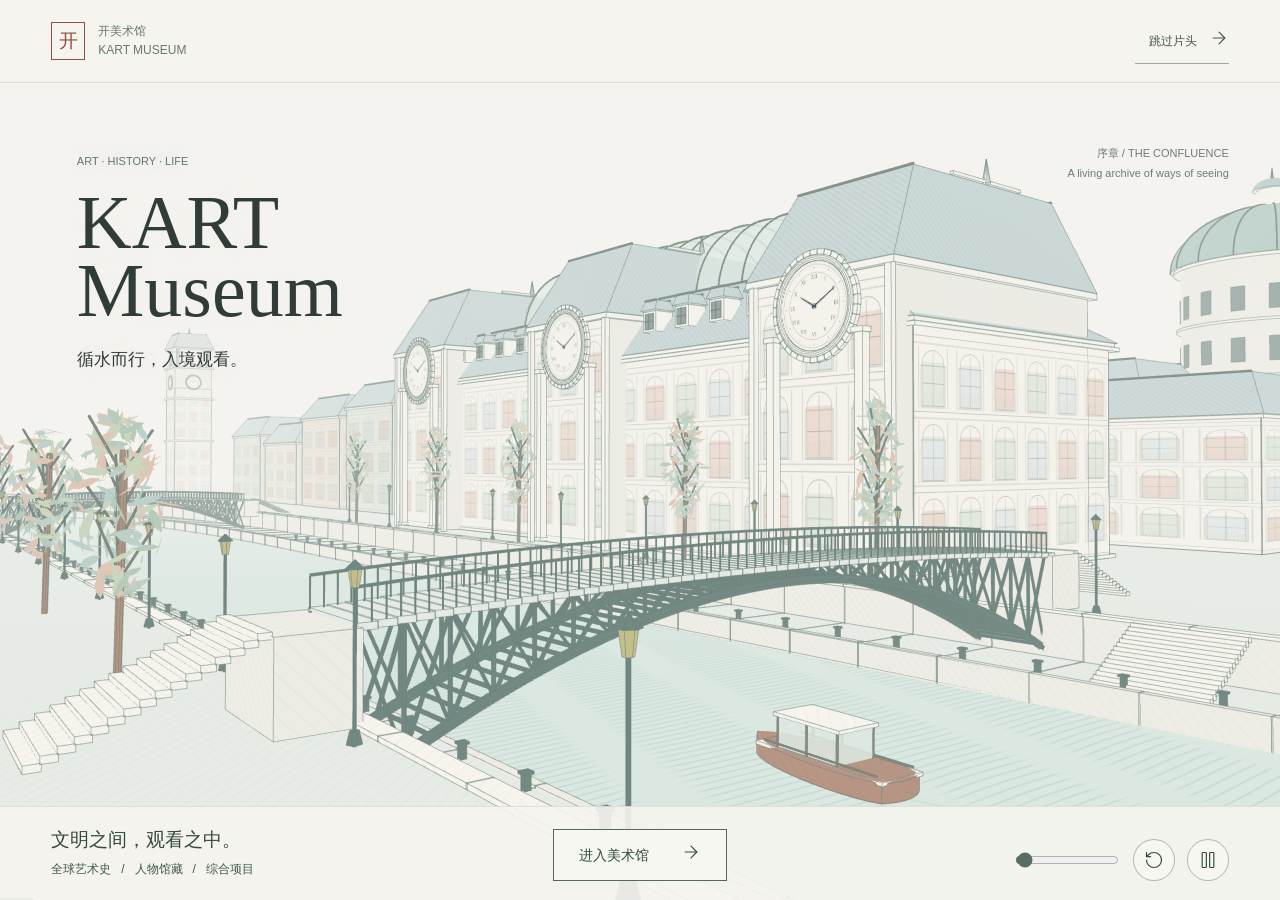
<file: index.html>
<!doctype html>
<html lang="zh-CN">
<head>
  <meta charset="utf-8">
  <meta name="viewport" content="width=device-width, initial-scale=1">
  <title>KART Museum</title>
  <script>
    try {
      document.documentElement.dataset.kartIntro = location.hash === '#intro' || (!location.hash && !sessionStorage.getItem('kart-prologue-seen')) ? 'show' : 'hide';
    } catch (_) { document.documentElement.dataset.kartIntro = !location.hash || location.hash === '#intro' ? 'show' : 'hide'; }
  </script>
  <link rel="stylesheet" href="assets/intro/intro.css?v=ink20261028-clean">
  <script src="assets/intro/intro.js?v=ink20261028-clean" defer></script>
  <link rel="image_src" href="https://tonyzhouacademy-png.github.io/KART_Museum/assets/social/kart-museum-wechat.jpg?v=20260728-1">
  <meta itemprop="image" content="https://tonyzhouacademy-png.github.io/KART_Museum/assets/social/kart-museum-wechat.jpg?v=20260728-1">
  <meta name="description" content="KART Museum：全球艺术史、成员档案、写生与综合项目的长期成长馆藏。">
  <meta property="og:type" content="website">
  <meta property="og:site_name" content="KART Museum">
  <meta property="og:title" content="KART Museum | 全球艺术史与生命档案">
  <meta property="og:description" content="全球艺术史、成员档案、写生与综合项目。">
  <meta property="og:url" content="https://tonyzhouacademy-png.github.io/KART_Museum/">
  <meta property="og:image" content="https://tonyzhouacademy-png.github.io/KART_Museum/assets/social/kart-museum-share-card.jpg?v=20260728-1">
  <meta property="og:image:secure_url" content="https://tonyzhouacademy-png.github.io/KART_Museum/assets/social/kart-museum-share-card.jpg?v=20260728-1">
  <meta property="og:image:type" content="image/jpeg">
  <meta property="og:image:width" content="1200">
  <meta property="og:image:height" content="630">
  <meta property="og:image:alt" content="KART Museum：全球艺术史、成员档案、写生与综合项目">
  <meta name="twitter:card" content="summary_large_image">
  <meta name="twitter:title" content="KART Museum | 全球艺术史与生命档案">
  <meta name="twitter:description" content="全球艺术史、成员档案、写生与综合项目。">
  <meta name="twitter:image" content="https://tonyzhouacademy-png.github.io/KART_Museum/assets/social/kart-museum-share-card.jpg?v=20260728-1">
  <style>
    :root {
      --paper: #f6f4ef;
      --paper-deep: #ebe5d8;
      --ink: #252521;
      --muted: #736b5f;
      --line: #c9bea9;
      --wood: #a78155;
      --olive: #5f6d4f;
      --moss: #31392f;
      --brick: #8a463d;
      --white: #fffdf7;
    }

    * {
      box-sizing: border-box;
    }

    html {
      scroll-behavior: smooth;
    }

    body {
      margin: 0;
      color: var(--ink);
      background:
        linear-gradient(90deg, rgba(37, 37, 33, .035) 1px, transparent 1px),
        linear-gradient(180deg, rgba(37, 37, 33, .025) 1px, transparent 1px),
        var(--paper);
      background-size: 72px 72px;
      font-family: "Cormorant Garamond", "Times New Roman", "Songti SC", serif;
    }

    a {
      color: inherit;
      text-decoration: none;
    }

    .shell {
      width: min(1180px, calc(100% - 32px));
      margin: 0 auto;
    }

    .topbar {
      position: sticky;
      top: 0;
      z-index: 10;
      border-bottom: 1px solid var(--line);
      background: rgba(246, 244, 239, .92);
      backdrop-filter: blur(16px);
    }

    .topbar-inner {
      min-height: 64px;
      display: flex;
      align-items: center;
      justify-content: space-between;
      gap: 18px;
    }

    .brand {
      display: flex;
      flex-direction: column;
      gap: 2px;
      min-width: 150px;
    }

    .brand strong {
      font-size: clamp(24px, 3vw, 34px);
      line-height: 1;
      font-weight: 500;
    }

    .brand span {
      color: var(--muted);
      font-family: "Helvetica Neue", Arial, sans-serif;
      font-size: 12px;
    }

    .nav {
      display: flex;
      align-items: center;
      justify-content: flex-end;
      gap: 8px;
      flex-wrap: wrap;
    }

    .nav button {
      min-height: 36px;
      padding: 0 14px;
      border: 1px solid transparent;
      border-radius: 6px;
      color: var(--moss);
      background: transparent;
      font: 14px/1 "Helvetica Neue", Arial, sans-serif;
      cursor: pointer;
    }

    .nav button:hover,
    .nav button.active {
      border-color: var(--line);
      background: var(--white);
    }

    main {
      padding: 22px 0 56px;
    }

    .view {
      display: none;
    }

    .view.active {
      display: block;
    }

    .hero {
      min-height: calc(100vh - 86px);
      display: grid;
      grid-template-rows: auto auto 1fr;
      gap: 22px;
    }

    .hero-image {
      position: relative;
      min-height: 42vh;
      border: 1px solid var(--line);
      overflow: hidden;
      background: var(--paper-deep);
    }

    .editorial-wall {
      min-height: 42vh;
      display: grid;
      grid-template-columns: 1.1fr .9fr 1.2fr;
      grid-template-rows: 1fr 1fr;
      gap: 14px;
      padding: clamp(16px, 2.4vw, 28px);
      background:
        linear-gradient(90deg, rgba(201, 190, 169, .5) 1px, transparent 1px),
        linear-gradient(180deg, rgba(201, 190, 169, .35) 1px, transparent 1px),
        var(--paper);
      background-size: 48px 48px;
    }

    .wall-panel {
      min-height: 150px;
      border: 1px solid var(--line);
      background: rgba(255, 253, 247, .74);
      position: relative;
      overflow: hidden;
    }

    .wall-panel.large {
      grid-row: span 2;
    }

    .wall-panel.dark {
      background: var(--moss);
      color: var(--white);
    }

    .wall-panel.warm {
      background: #d8c8ae;
    }

    .wall-panel.olive {
      background: #dfe3d2;
    }

    .panel-label {
      position: absolute;
      left: 16px;
      bottom: 14px;
      z-index: 1;
      max-width: 230px;
      font-size: clamp(18px, 2.4vw, 32px);
      line-height: 1.05;
      font-weight: 400;
    }

    .wall-panel.large .panel-label {
      top: 16px;
      bottom: auto;
    }

    .panel-number {
      position: absolute;
      top: 14px;
      right: 16px;
      color: var(--wood);
      font-family: "Helvetica Neue", Arial, sans-serif;
      font-size: 12px;
    }

    .still-life {
      position: absolute;
      inset: 18px;
      border-bottom: 1px solid rgba(37, 37, 33, .45);
    }

    .still-life::before,
    .still-life::after {
      content: "";
      position: absolute;
      bottom: 0;
      border: 1px solid rgba(37, 37, 33, .45);
      background: rgba(255, 253, 247, .55);
    }

    .still-life::before {
      left: 12%;
      width: 26%;
      height: 44%;
      border-radius: 50% 50% 8px 8px;
    }

    .still-life::after {
      right: 14%;
      width: 30%;
      height: 62%;
      transform: skew(-8deg);
    }

    .palette-dots {
      position: absolute;
      inset: 24px;
      display: grid;
      grid-template-columns: repeat(4, 1fr);
      gap: 12px;
      align-content: center;
    }

    .palette-dots i {
      aspect-ratio: 1;
      border: 1px solid rgba(37, 37, 33, .35);
      border-radius: 50%;
      background: var(--paper);
    }

    .palette-dots i:nth-child(2) { background: var(--wood); }
    .palette-dots i:nth-child(3) { background: var(--olive); }
    .palette-dots i:nth-child(4) { background: var(--brick); }

    .line-study {
      position: absolute;
      inset: 22px;
      background:
        linear-gradient(135deg, transparent 0 47%, rgba(37, 37, 33, .55) 48% 50%, transparent 51%),
        radial-gradient(circle at 72% 32%, transparent 0 34px, rgba(37, 37, 33, .45) 35px 36px, transparent 37px);
      border: 1px solid rgba(37, 37, 33, .28);
    }

    .hero-title {
      position: absolute;
      inset: 0;
      display: flex;
      align-items: flex-end;
      padding: clamp(22px, 5vw, 56px);
      background: linear-gradient(180deg, rgba(246, 244, 239, .02), rgba(246, 244, 239, .88));
      color: var(--ink);
      pointer-events: none;
    }

    .hero-title h1 {
      max-width: 720px;
      margin: 0;
      font-size: clamp(42px, 8vw, 96px);
      line-height: .9;
      font-weight: 400;
    }

    .intro-grid {
      display: grid;
      grid-template-columns: minmax(0, 1.2fr) minmax(280px, .8fr);
      gap: 18px;
    }

    .statement {
      border-top: 1px solid var(--ink);
      border-bottom: 1px solid var(--line);
      padding: 22px 0;
      font-size: clamp(22px, 3vw, 38px);
      line-height: 1.35;
    }

    .facts {
      display: grid;
      grid-template-columns: repeat(3, 1fr);
      border: 1px solid var(--line);
      background: rgba(255, 253, 247, .62);
    }

    .fact {
      min-height: 112px;
      padding: 18px;
      border-right: 1px solid var(--line);
    }

    .fact:last-child {
      border-right: 0;
    }

    .fact b {
      display: block;
      color: var(--moss);
      font-size: clamp(32px, 6vw, 54px);
      line-height: .95;
      font-weight: 400;
    }

    .fact span {
      color: var(--muted);
      font-family: "Helvetica Neue", Arial, sans-serif;
      font-size: 13px;
    }

    .landing-links {
      display: grid;
      grid-template-columns: repeat(4, 1fr);
      gap: 14px;
      align-self: end;
    }

    .portal-card,
    .member-card,
    .theme-card,
    .file-card,
    .program-card,
    .path-card {
      border: 1px solid var(--line);
      border-radius: 6px;
      background: rgba(255, 253, 247, .72);
    }

    .portal-card {
      min-height: 150px;
      padding: 18px;
      display: flex;
      flex-direction: column;
      justify-content: space-between;
    }

    .portal-card:hover,
    .member-card:hover,
    .theme-card:hover,
    .file-card:hover,
    .program-card:hover,
    .path-card:hover {
      border-color: var(--wood);
      background: var(--white);
    }

    .kicker {
      color: var(--wood);
      font-family: "Helvetica Neue", Arial, sans-serif;
      font-size: 12px;
    }

    .portal-card h2,
    .member-card h3,
    .theme-card h3,
    .section-title h2 {
      margin: 0;
      font-weight: 400;
    }

    .portal-card p,
    .member-card p,
    .theme-card p,
    .file-card p,
    .program-card p,
    .project-feature p,
    .path-card p {
      margin: 0;
      color: var(--muted);
      font-family: "Helvetica Neue", Arial, sans-serif;
      font-size: 14px;
      line-height: 1.7;
    }

    .section-title {
      display: flex;
      align-items: end;
      justify-content: space-between;
      gap: 18px;
      padding: 20px 0 18px;
      border-bottom: 1px solid var(--ink);
    }

    .section-title-main {
      display: flex;
      flex-direction: column;
      gap: 8px;
    }

    .section-eyebrow,
    .en-note {
      color: var(--wood);
      font-family: "Helvetica Neue", Arial, sans-serif;
      font-size: 12px;
      line-height: 1.2;
    }

    .section-eyebrow {
      text-transform: uppercase;
    }

    .en-note {
      display: block;
      margin-top: 8px;
    }

    .section-title h2 {
      font-size: clamp(34px, 7vw, 74px);
      line-height: .95;
    }

    .section-title p {
      max-width: 390px;
      margin: 0;
      color: var(--muted);
      font-family: "Helvetica Neue", Arial, sans-serif;
      font-size: 14px;
      line-height: 1.7;
    }

    .member-grid {
      display: grid;
      grid-template-columns: repeat(2, minmax(0, 1fr));
      gap: 16px;
      margin-top: 18px;
    }

    .member-card {
      min-height: 280px;
      padding: 20px;
      display: grid;
      grid-template-rows: auto 1fr auto;
      gap: 22px;
    }

    .member-top {
      display: flex;
      justify-content: space-between;
      align-items: flex-start;
      gap: 14px;
    }

    .member-mark-stack {
      display: flex;
      flex-direction: column;
      align-items: flex-end;
      gap: 8px;
      flex: 0 0 auto;
    }

    .member-logo {
      width: 60px;
      height: 60px;
      border: 1px solid var(--line);
      border-radius: 50%;
      display: grid;
      place-items: center;
      color: var(--moss);
      background:
        radial-gradient(circle at 50% 50%, rgba(255, 253, 247, .96) 0 34%, transparent 35%),
        linear-gradient(135deg, rgba(255, 253, 247, .92), rgba(201, 190, 169, .42));
      position: relative;
      overflow: hidden;
    }

    .member-logo::before {
      content: "";
      position: absolute;
      inset: 8px;
      border: 1px solid rgba(49, 57, 47, .34);
      border-radius: inherit;
    }

    .member-logo::after {
      position: relative;
      z-index: 1;
      font-size: 25px;
      line-height: 1;
      font-weight: 400;
    }

    .logo-artist {
      background:
        linear-gradient(135deg, rgba(255, 253, 247, .96), rgba(167, 129, 85, .36)),
        var(--paper);
    }

    .logo-artist::after {
      content: "A";
    }

    .logo-member {
      border-radius: 10px;
      background:
        linear-gradient(90deg, rgba(49, 57, 47, .12) 1px, transparent 1px),
        linear-gradient(180deg, rgba(49, 57, 47, .1) 1px, transparent 1px),
        linear-gradient(135deg, rgba(255, 253, 247, .94), rgba(111, 125, 97, .22));
      background-size: 18px 18px, 18px 18px, auto;
    }

    .logo-member::before {
      inset: 10px;
      border-radius: 50%;
    }

    .logo-member::after {
      content: "S";
    }

    .member-card h3 {
      font-size: clamp(28px, 5vw, 46px);
      line-height: 1;
    }

    .badge {
      height: 28px;
      padding: 0 10px;
      display: inline-flex;
      align-items: center;
      border: 1px solid var(--line);
      border-radius: 999px;
      color: var(--moss);
      background: var(--paper);
      font-family: "Helvetica Neue", Arial, sans-serif;
      font-size: 12px;
      white-space: nowrap;
    }

    .quote {
      align-self: end;
      color: var(--moss);
      font-size: clamp(22px, 3vw, 32px);
      line-height: 1.35;
    }

    .file-row {
      display: flex;
      flex-wrap: wrap;
      gap: 8px;
    }

    .file-row a,
    .file-card a {
      min-height: 34px;
      padding: 9px 11px;
      border: 1px solid var(--line);
      border-radius: 6px;
      color: var(--moss);
      background: rgba(246, 244, 239, .74);
      font-family: "Helvetica Neue", Arial, sans-serif;
      font-size: 13px;
    }

    .file-row a:hover,
    .file-card a:hover {
      border-color: var(--olive);
      background: var(--paper);
    }

    .theme-grid {
      display: grid;
      grid-template-columns: repeat(4, minmax(0, 1fr));
      gap: 12px;
      margin-top: 18px;
    }

    .theme-card {
      min-height: 178px;
      padding: 16px;
      display: flex;
      flex-direction: column;
      justify-content: space-between;
      position: relative;
      overflow: hidden;
    }

    .theme-card::after {
      content: "";
      position: absolute;
      right: 14px;
      top: 14px;
      width: 36px;
      height: 36px;
      border: 1px solid var(--line);
      border-radius: 50%;
      background: var(--theme-dot, rgba(95, 109, 79, .08));
    }

    .theme-card:nth-child(1) { --theme-dot: rgba(181, 93, 74, .24); }
    .theme-card:nth-child(2) { --theme-dot: rgba(73, 118, 145, .22); }
    .theme-card:nth-child(3) { --theme-dot: rgba(178, 106, 130, .22); }
    .theme-card:nth-child(4) { --theme-dot: rgba(91, 125, 90, .22); }
    .theme-card:nth-child(5) { --theme-dot: rgba(192, 144, 64, .24); }
    .theme-card:nth-child(6) { --theme-dot: rgba(77, 144, 153, .20); }
    .theme-card:nth-child(7) { --theme-dot: rgba(213, 111, 72, .22); }
    .theme-card:nth-child(8) { --theme-dot: rgba(112, 102, 145, .20); }
    .theme-card:nth-child(9) { --theme-dot: rgba(123, 137, 73, .22); }
    .theme-card:nth-child(10) { --theme-dot: rgba(171, 144, 108, .22); }
    .theme-card:nth-child(11) { --theme-dot: rgba(71, 142, 124, .20); }
    .theme-card:nth-child(12) { --theme-dot: rgba(135, 77, 108, .20); }

    .themes-visual {
      width: min(100%, 720px);
      margin: 18px auto 0;
    }

    .themes-visual img {
      width: 100%;
      height: auto;
      display: block;
      border: 1px solid var(--line);
      filter: saturate(.92) contrast(1.02);
    }

    .themes-visual figcaption {
      margin-top: 10px;
    }

    .theme-card h3 {
      max-width: calc(100% - 46px);
      font-size: 28px;
      line-height: 1.05;
    }

    .theme-meta {
      display: grid;
      gap: 6px;
    }

    .theme-month {
      color: var(--brick);
      font-family: "Helvetica Neue", Arial, sans-serif;
      font-size: 12px;
    }

    .system-grid {
      display: grid;
      grid-template-columns: repeat(3, minmax(0, 1fr));
      gap: 14px;
      margin-top: 18px;
    }

    .file-card {
      min-height: 160px;
      padding: 18px;
      display: flex;
      flex-direction: column;
      justify-content: space-between;
    }

    .file-card strong {
      font-size: 24px;
      font-weight: 400;
    }

    .program-hero {
      min-height: calc(100vh - 140px);
      display: grid;
      grid-template-columns: minmax(0, 1.08fr) minmax(320px, .92fr);
      gap: 18px;
      align-items: stretch;
      padding-top: 20px;
    }

    .program-statement {
      border: 1px solid var(--line);
      background: rgba(255, 253, 247, .72);
      padding: clamp(24px, 4vw, 46px);
      display: flex;
      flex-direction: column;
      justify-content: space-between;
      gap: 34px;
    }

    .program-statement h2 {
      max-width: 850px;
      margin: 0;
      font-size: clamp(50px, 9vw, 118px);
      line-height: .9;
      font-weight: 400;
    }

    .program-title-cn {
      display: block;
      margin-top: 16px;
      color: var(--moss);
      font-size: clamp(30px, 4.6vw, 62px);
      line-height: 1.05;
    }

    .program-statement p {
      max-width: 640px;
      margin: 0;
      color: var(--moss);
      font-size: clamp(20px, 2.4vw, 30px);
      line-height: 1.34;
    }

    .program-principles {
      display: grid;
      gap: 12px;
    }

    .program-service-image {
      position: relative;
      min-height: 220px;
      margin: 0;
      border: 1px solid var(--line);
      overflow: hidden;
      background: var(--paper-deep);
    }

    .program-service-image img {
      width: 100%;
      height: 100%;
      min-height: 220px;
      object-fit: cover;
      filter: saturate(.96) contrast(1.04);
    }

    .program-service-image figcaption {
      position: absolute;
      left: 16px;
      bottom: 14px;
      padding: 7px 10px;
      border: 1px solid rgba(255, 253, 247, .62);
      color: var(--white);
      background: rgba(37, 37, 33, .42);
      backdrop-filter: blur(10px);
      font-family: "Helvetica Neue", Arial, sans-serif;
      font-size: 12px;
      line-height: 1.2;
    }

    .principle {
      border: 1px solid var(--line);
      background: rgba(235, 229, 216, .7);
      padding: 18px;
    }

    .principle strong {
      display: block;
      margin-bottom: 8px;
      color: var(--moss);
      font-size: clamp(22px, 3vw, 34px);
      font-weight: 400;
      line-height: 1;
    }

    .principle strong span {
      display: block;
      margin-top: 8px;
      color: var(--ink);
      font-size: clamp(20px, 2.4vw, 30px);
      line-height: 1.12;
    }

    .program-atmosphere {
      min-height: 300px;
      margin-top: 18px;
      border: 1px solid var(--line);
      overflow: hidden;
      background: var(--paper-deep);
    }

    .program-atmosphere .editorial-wall {
      min-height: 300px;
    }

    .program-grid,
    .path-grid,
    .resource-grid {
      display: grid;
      gap: 14px;
      margin-top: 18px;
    }

    .program-grid {
      grid-template-columns: repeat(3, minmax(0, 1fr));
    }

    .program-grid.project-index {
      grid-template-columns: repeat(4, minmax(0, 1fr));
    }

    .path-grid {
      grid-template-columns: repeat(4, minmax(0, 1fr));
    }

    .resource-grid {
      grid-template-columns: repeat(5, minmax(0, 1fr));
    }

    .program-card,
    .path-card {
      min-height: 220px;
      padding: 18px;
      display: flex;
      flex-direction: column;
      justify-content: space-between;
      gap: 18px;
      overflow: hidden;
    }

    .program-card::before,
    .path-card::before {
      content: "";
      display: block;
      height: 54px;
      margin: -18px -18px 0;
      border-bottom: 1px solid var(--line);
      background:
        linear-gradient(120deg, rgba(255, 253, 247, .92), rgba(201, 190, 169, .38)),
        linear-gradient(90deg, rgba(49, 57, 47, .16) 1px, transparent 1px);
      background-size: auto, 28px 100%;
      flex: 0 0 auto;
    }

    .program-grid .program-card:nth-child(2)::before,
    .path-grid .path-card:nth-child(2)::before {
      background:
        radial-gradient(circle at 18% 50%, rgba(167, 129, 85, .34) 0 20px, transparent 21px),
        radial-gradient(circle at 50% 50%, rgba(111, 125, 97, .34) 0 24px, transparent 25px),
        linear-gradient(120deg, rgba(255, 253, 247, .92), rgba(223, 227, 210, .78));
    }

    .program-grid .program-card:nth-child(3)::before,
    .path-grid .path-card:nth-child(3)::before {
      background:
        linear-gradient(135deg, transparent 0 46%, rgba(49, 57, 47, .28) 47% 49%, transparent 50%),
        linear-gradient(120deg, rgba(255, 253, 247, .92), rgba(167, 129, 85, .22));
    }

    .program-grid .program-card:nth-child(4)::before,
    .path-grid .path-card:nth-child(4)::before {
      background:
        linear-gradient(90deg, rgba(49, 57, 47, .18) 1px, transparent 1px),
        linear-gradient(180deg, rgba(167, 129, 85, .18) 1px, transparent 1px),
        rgba(255, 253, 247, .86);
      background-size: 32px 32px;
    }

    .program-card h3,
    .path-card h3 {
      margin: 0;
      font-size: clamp(26px, 3.4vw, 42px);
      line-height: 1;
      font-weight: 400;
    }

    .program-card ul,
    .path-card ul {
      margin: 0;
      padding-left: 18px;
      color: var(--muted);
      font-family: "Helvetica Neue", Arial, sans-serif;
      font-size: 14px;
      line-height: 1.75;
    }

    .program-link {
      align-self: flex-start;
      min-height: 36px;
      padding: 9px 12px;
      border: 1px solid var(--line);
      border-radius: 6px;
      color: var(--moss);
      background: rgba(246, 244, 239, .72);
      font-family: "Helvetica Neue", Arial, sans-serif;
      font-size: 13px;
      line-height: 1.2;
    }

    .program-link:hover {
      border-color: var(--wood);
      background: var(--white);
    }

    .project-feature {
      display: grid;
      grid-template-columns: minmax(300px, .9fr) minmax(0, 1.1fr);
      margin-top: 14px;
      border: 1px solid var(--line);
      border-radius: 6px;
      overflow: hidden;
      background: rgba(255, 253, 247, .72);
    }

    .project-feature-list {
      display: grid;
      grid-template-columns: repeat(2, minmax(0, 1fr));
      gap: 14px;
      margin-top: 18px;
    }

    .project-feature-list .project-feature {
      margin-top: 0;
      grid-template-columns: minmax(220px, .82fr) minmax(0, 1fr);
    }

    .project-feature:hover {
      border-color: var(--wood);
      background: var(--white);
    }

    .project-feature img {
      width: 100%;
      height: 100%;
      min-height: 290px;
      object-fit: contain;
      padding: 12px;
      background: #ded5c4;
      filter: saturate(.96) contrast(1.02);
    }

    .project-feature-copy {
      min-height: 290px;
      padding: clamp(20px, 3vw, 34px);
      display: flex;
      flex-direction: column;
      justify-content: space-between;
      gap: 18px;
      border-left: 1px solid var(--line);
    }

    .project-feature h3 {
      margin: 8px 0 14px;
      color: var(--moss);
      font-size: clamp(32px, 5vw, 62px);
      line-height: .98;
      font-weight: 400;
    }

    .timeline {
      display: grid;
      grid-template-columns: repeat(4, minmax(0, 1fr));
      border: 1px solid var(--line);
      margin-top: 18px;
      background: rgba(255, 253, 247, .62);
    }

    .month {
      min-height: 138px;
      padding: 16px;
      border-right: 1px solid var(--line);
      border-bottom: 1px solid var(--line);
    }

    .month:nth-child(4n) {
      border-right: 0;
    }

    .month:nth-last-child(-n + 4) {
      border-bottom: 0;
    }

    .month strong {
      display: block;
      margin: 8px 0;
      color: var(--moss);
      font-size: 22px;
      font-weight: 400;
      line-height: 1.05;
    }

    .language-flow {
      display: grid;
      grid-template-columns: repeat(3, minmax(0, 1fr));
      gap: 14px;
      margin-top: 18px;
    }

    .flow-step {
      min-height: 170px;
      padding: 18px;
      border: 1px solid var(--line);
      background: rgba(255, 253, 247, .72);
    }

    .flow-step strong {
      display: block;
      margin-bottom: 10px;
      font-size: 24px;
      font-weight: 400;
    }

    .resource-card {
      min-height: 110px;
      padding: 16px;
      border: 1px solid var(--line);
      background: rgba(235, 229, 216, .62);
      font-family: "Helvetica Neue", Arial, sans-serif;
      font-size: 13px;
      line-height: 1.55;
    }

    .program-section {
      margin-top: 42px;
    }

    .footer {
      margin-top: 42px;
      padding-top: 18px;
      border-top: 1px solid var(--line);
      color: var(--muted);
      display: flex;
      justify-content: space-between;
      gap: 18px;
      font-family: "Helvetica Neue", Arial, sans-serif;
      font-size: 12px;
    }

    .about-grid {
      display: grid;
      grid-template-columns: minmax(0, 1.25fr) minmax(280px, .75fr);
      gap: 32px;
      padding: 30px 0 10px;
    }

    .about-copy {
      display: flex;
      flex-direction: column;
      gap: 28px;
    }

    .about-lede {
      max-width: 720px;
      margin: 0;
      color: var(--moss);
      font-size: clamp(24px, 3.4vw, 42px);
      line-height: 1.25;
    }

    .about-body {
      max-width: 720px;
      margin: 0;
      color: var(--muted);
      font-family: "Helvetica Neue", Arial, sans-serif;
      font-size: 15px;
      line-height: 1.85;
    }

    .brand-relations {
      margin: 0;
      border-top: 1px solid var(--line);
    }

    .brand-relations div {
      display: grid;
      grid-template-columns: 150px 1fr;
      gap: 18px;
      padding: 15px 0;
      border-bottom: 1px solid var(--line);
    }

    .brand-relations dt {
      color: var(--moss);
      font-size: 18px;
    }

    .brand-relations dd {
      margin: 0;
      color: var(--muted);
      font-family: "Helvetica Neue", Arial, sans-serif;
      font-size: 14px;
      line-height: 1.7;
    }

    .wechat-panel {
      align-self: start;
      padding: 22px;
      border: 1px solid var(--line);
      border-radius: 6px;
      background: var(--paper-deep);
    }

    .wechat-panel img {
      width: min(100%, 260px);
      aspect-ratio: 1;
      display: block;
      margin: 0 auto 20px;
      object-fit: contain;
      background: var(--white);
    }

    .wechat-panel h3 {
      margin: 0;
      color: var(--moss);
      font-size: 26px;
      font-weight: 400;
    }

    .wechat-panel p {
      margin: 10px 0 0;
      color: var(--muted);
      font-family: "Helvetica Neue", Arial, sans-serif;
      font-size: 14px;
      line-height: 1.7;
    }

    .wechat-id {
      padding-top: 12px;
      border-top: 1px solid var(--line);
    }

    .footer button {
      padding: 0;
      border: 0;
      color: var(--moss);
      background: transparent;
      font: inherit;
      cursor: pointer;
    }

    .footer button:hover {
      color: var(--brick);
    }

    @media (max-width: 860px) {
      .topbar-inner,
      .intro-grid,
      .section-title {
        align-items: stretch;
        flex-direction: column;
      }

      .intro-grid,
      .member-grid,
      .theme-grid,
      .system-grid,
      .landing-links,
      .program-hero,
      .program-atmosphere,
      .program-grid,
      .project-feature-list,
      .project-feature,
      .path-grid,
      .resource-grid,
      .timeline,
      .language-flow,
      .about-grid {
        grid-template-columns: 1fr;
      }

      .month,
      .month:nth-child(4n),
      .month:nth-last-child(-n + 4) {
        border-right: 0;
        border-bottom: 1px solid var(--line);
      }

      .month:last-child {
        border-bottom: 0;
      }

      .facts {
        grid-template-columns: 1fr;
      }

      .fact {
        border-right: 0;
        border-bottom: 1px solid var(--line);
      }

      .fact:last-child {
        border-bottom: 0;
      }

      .hero {
        min-height: auto;
      }

      .hero-image,
      .editorial-wall {
        min-height: 58vh;
      }

      .editorial-wall {
        grid-template-columns: 1fr;
        grid-template-rows: repeat(4, minmax(120px, 1fr));
      }

      .wall-panel.large {
        grid-row: span 1;
      }

      .project-feature-copy {
        border-left: 0;
        border-top: 1px solid var(--line);
      }

      .nav {
        justify-content: flex-start;
      }

      .wechat-panel {
        width: 100%;
      }
    }

    @media (max-width: 520px) {
      .shell {
        width: min(100% - 22px, 1180px);
      }

      .topbar-inner {
        min-height: 84px;
      }

      .nav button {
        padding: 0 10px;
      }

      .brand-relations div {
        grid-template-columns: 1fr;
        gap: 6px;
      }

      .footer {
        align-items: flex-start;
        flex-direction: column;
      }

      .member-top {
        flex-direction: column;
      }

      .hero-title {
        padding: 22px;
      }

      .portal-card,
      .member-card,
      .theme-card,
      .file-card {
        border-radius: 4px;
      }
    }
  </style>
</head>
<body>
  <section class="museum-prologue" role="dialog" aria-modal="true" aria-labelledby="prologue-title">
    <picture>
      <source media="(max-width: 760px)" srcset="assets/intro/waterway-poster-mobile.jpg?v=ink20261028-clean">
      <img class="prologue-poster" src="assets/intro/waterway-poster.jpg?v=ink20261028-clean" alt="淡彩线描中的滨水美术馆、铁桥与城市轮廓" width="1440" height="900" loading="lazy">
    </picture>
    <div class="prologue-scene"></div>
    <div class="prologue-top">
      <div class="prologue-identity"><span class="prologue-seal" aria-hidden="true">开</span><span>开美术馆<br>KART MUSEUM</span></div>
      <a class="prologue-skip" href="#home" data-prologue-enter>跳过片头 <span data-intro-icon="ArrowRight" aria-hidden="true">→</span></a>
    </div>
    <div class="prologue-title">
      <p class="prologue-kicker">ART · HISTORY · LIFE</p>
      <h2 id="prologue-title"><span>KART</span><span>Museum</span></h2>
      <p class="prologue-subtitle">循水而行，入境观看。</p>
    </div>
    <div class="prologue-edition">序章 / THE CONFLUENCE<br>A living archive of ways of seeing</div>
    <div class="prologue-bottom">
      <p class="prologue-caption"><strong>文明之间，观看之中。</strong>全球艺术史 &nbsp; / &nbsp; 人物馆藏 &nbsp; / &nbsp; 综合项目</p>
      <a class="prologue-enter" href="#home" data-prologue-enter>进入美术馆 <span data-intro-icon="ArrowRight" aria-hidden="true">→</span></a>
      <div class="prologue-tools">
        <input class="prologue-scrub" type="range" min="0" max="76" value="0" step="0.1" aria-label="片头进度" data-prologue-seek disabled>
        <button class="prologue-icon" type="button" aria-label="重播片头" data-prologue-replay disabled><span data-intro-icon="RotateCcw">↻</span></button>
        <button class="prologue-icon" type="button" aria-label="暂停片头" aria-pressed="false" data-prologue-pause disabled><span data-intro-icon="Pause">Ⅱ</span></button>
      </div>
    </div>
    <div class="prologue-progress" aria-hidden="true"></div>
  </section>
  <header class="topbar">
    <div class="shell topbar-inner">
      <a class="brand" href="#home" data-view-link="home">
        <strong>KART</strong>
        <span>Human Condition Archive</span>
      </a>
      <nav class="nav" aria-label="Museum sections">
        <button class="active" type="button" data-view-link="home">首页</button>
        <button type="button" data-view-link="programs">项目</button>
        <button type="button" data-view-link="members">人物馆藏</button>
        <button type="button" data-view-link="themes">月度命题</button>
        <button type="button" data-view-link="system">策展结构</button>
        <button type="button" data-view-link="about">关于</button>
      </nav>
    </div>
  </header>

  <main class="shell">
    <section class="view active" id="home" data-view="home">
      <div class="hero">
        <div class="hero-image">
          <div class="editorial-wall" aria-label="KART visual language study">
            <div class="wall-panel large warm">
              <span class="panel-number">01</span>
              <div class="still-life"></div>
              <span class="panel-label">Art as a way of paying attention</span>
            </div>
            <div class="wall-panel olive">
              <span class="panel-number">02</span>
              <div class="palette-dots"><i></i><i></i><i></i><i></i></div>
            </div>
            <div class="wall-panel dark">
              <span class="panel-number">03</span>
              <span class="panel-label">Human Condition</span>
            </div>
            <div class="wall-panel">
              <span class="panel-number">04</span>
              <div class="line-study"></div>
            </div>
          </div>
          <div class="hero-title">
            <h1>KART Museum</h1>
          </div>
        </div>

        <div class="intro-grid">
          <div class="statement">
            KART 以艺术、历史、空间与文化，收藏一个人如何重新观看、判断、栖居，并表达自己的生命价值。
          </div>
          <div class="facts" aria-label="Museum facts">
            <div class="fact"><b>7</b><span>人物档案 / Living Archives</span></div>
            <div class="fact"><b>12</b><span>月度命题 / Propositions</span></div>
            <div class="fact"><b>4</b><span>策展线索 / Curatorial Lines</span></div>
          </div>
        </div>

        <div class="landing-links">
          <a class="portal-card" href="#members" data-view-link="members">
            <span class="kicker">01 / Living Archives</span>
            <h2>人物馆藏</h2>
            <p>看见一个人的生活方式、作品证据与成长轨迹。</p>
          </a>
          <a class="portal-card" href="#themes" data-view-link="themes">
            <span class="kicker">02 / Monthly Propositions</span>
            <h2>月度命题</h2>
            <p>每个月从一种现代处境出发，进入观看、创作与整理。</p>
          </a>
          <a class="portal-card" href="#system" data-view-link="system">
            <span class="kicker">03 / Curatorial Structure</span>
            <h2>策展结构</h2>
            <p>以生命档案、作品集与成长卷宗保存人的变化。</p>
          </a>
          <a class="portal-card" href="#programs" data-view-link="programs">
            <span class="kicker">04 / Global Art History</span>
            <h2>全球艺术史</h2>
            <p>全球艺术史与视觉思维计划：从图像阅读进入文化判断。</p>
          </a>
        </div>
      </div>
    </section>

    <section class="view" id="members" data-view="members">
      <div class="section-title">
        <div class="section-title-main">
          <span class="section-eyebrow">Living Archives</span>
          <h2>人物馆藏</h2>
        </div>
        <p>这里同时收录 KART 艺术家档案与导师课会员成长卷宗。KART 保存的，是作品、项目与生活经验背后那条正在形成的成长线索。</p>
      </div>

      <div class="member-grid">
        <article class="member-card">
          <div class="member-top">
            <div>
              <span class="kicker">S2026-001</span>
              <h3>Casino Zhou</h3>
            </div>
            <div class="member-mark-stack">
              <span class="member-logo logo-artist" aria-hidden="true"></span>
              <span class="badge">KART Artist</span>
            </div>
          </div>
          <div class="quote">用绘画保存注意力，也用身体经验和跨文化生活训练观看。</div>
          <div class="file-row">
            <a href="01_Members/S2026_001_Casino_Zhou/index.html#profile">档案首页</a>
            <a href="01_Members/S2026_001_Casino_Zhou/index.html#life">生命档案</a>
            <a href="01_Members/S2026_001_Casino_Zhou/index.html#portfolio">作品集</a>
            <a href="01_Members/S2026_001_Casino_Zhou/index.html#growth">成长卷宗</a>
            <a href="01_Members/S2026_001_Casino_Zhou/index.html#aoem">AOEM</a>
            <a href="01_Members/S2026_001_Casino_Zhou/index.html#reading">阅读</a>
            <a href="01_Members/S2026_001_Casino_Zhou/index.html#notes">记录</a>
          </div>
        </article>

        <article class="member-card">
          <div class="member-top">
            <div>
              <span class="kicker">G2026-001</span>
              <h3>小熊</h3>
            </div>
            <div class="member-mark-stack">
              <span class="member-logo logo-member" aria-hidden="true"></span>
              <span class="badge">导师课会员</span>
            </div>
          </div>
          <div class="quote">把理性结构带进绘画：从写生、构图与色彩关系出发，慢慢把练习转化为个人创作计划。</div>
          <div class="file-row">
            <a href="01_Members/G2026_001_Xiaoxiong/index.html#profile">档案首页</a>
            <a href="01_Members/G2026_001_Xiaoxiong/index.html#growth">成长线索</a>
            <a href="01_Members/G2026_001_Xiaoxiong/index.html#portfolio">作品方向</a>
            <a href="01_Members/G2026_001_Xiaoxiong/index.html#note">策展短评</a>
          </div>
        </article>

        <article class="member-card">
          <div class="member-top">
            <div>
              <span class="kicker">G2026-002</span>
              <h3>Yan Ning</h3>
            </div>
            <div class="member-mark-stack">
              <span class="member-logo logo-member" aria-hidden="true"></span>
              <span class="badge">导师课会员</span>
            </div>
          </div>
          <div class="quote">从写生训练中提取结构、色键与空间层次，让水彩成为组织观看的方法。</div>
          <div class="file-row">
            <a href="01_Members/G2026_002_Yan_Ning/index.html#profile">档案首页</a>
            <a href="01_Members/G2026_002_Yan_Ning/index.html#growth">成长线索</a>
            <a href="01_Members/G2026_002_Yan_Ning/index.html#index">写生索引</a>
            <a href="01_Members/G2026_002_Yan_Ning/index.html#note">策展短评</a>
          </div>
        </article>

        <article class="member-card">
          <div class="member-top">
            <div>
              <span class="kicker">G2026-003</span>
              <h3>白坤</h3>
            </div>
            <div class="member-mark-stack">
              <span class="member-logo logo-member" aria-hidden="true"></span>
              <span class="badge">导师课会员</span>
            </div>
          </div>
          <div class="quote">把 AIGC 从生成工具推进到审美判断、平台机制与真实商业实践的交叉处。</div>
          <div class="file-row">
            <a href="01_Members/G2026_003_Bai_Kun/index.html#profile">档案首页</a>
            <a href="01_Members/G2026_003_Bai_Kun/index.html#growth">成长线索</a>
            <a href="01_Members/G2026_003_Bai_Kun/index.html#aigc">AIGC实践</a>
            <a href="01_Members/G2026_003_Bai_Kun/index.html#reports">报告材料</a>
            <a href="01_Members/G2026_003_Bai_Kun/index.html#business">商业视角</a>
          </div>
        </article>

        <article class="member-card">
          <div class="member-top">
            <div>
              <span class="kicker">G2026-004</span>
              <h3>盼盼</h3>
            </div>
            <div class="member-mark-stack">
              <span class="member-logo logo-member" aria-hidden="true"></span>
              <span class="badge">导师课会员</span>
            </div>
          </div>
          <div class="quote">从色点、颗粒、线面体与肖像色块进入绘画训练，开始用明度、冷暖和块面关系组织画面。</div>
          <div class="file-row">
            <a href="01_Members/G2026_004_Panpan/index.html#profile">档案首页</a>
            <a href="01_Members/G2026_004_Panpan/index.html#growth">成长线索</a>
            <a href="01_Members/G2026_004_Panpan/index.html#evidence">阶段图像</a>
            <a href="01_Members/G2026_004_Panpan/index.html#note">策展短评</a>
          </div>
        </article>

        <article class="member-card">
          <div class="member-top">
            <div>
              <span class="kicker">G2026-005</span>
              <h3>潇潇</h3>
            </div>
            <div class="member-mark-stack">
              <span class="member-logo logo-member" aria-hidden="true"></span>
              <span class="badge">导师课会员</span>
            </div>
          </div>
          <div class="quote">从萨金特人物速写的分析与拆解进入结构、光感与形式语言训练，也保留她作为云叠室庐主理人的一份山野设计酒店项目记忆。</div>
          <div class="file-row">
            <a href="01_Members/G2026_005_Xiaoxiao/index.html#profile">档案首页</a>
            <a href="01_Members/G2026_005_Xiaoxiao/index.html#growth">成长线索</a>
            <a href="01_Members/G2026_005_Xiaoxiao/index.html#evidence">阶段图像</a>
            <a href="01_Members/G2026_005_Xiaoxiao/index.html#memory">成长记忆</a>
            <a href="01_Members/G2026_005_Xiaoxiao/index.html#note">策展短评</a>
          </div>
        </article>

        <article class="member-card">
          <div class="member-top">
            <div>
              <span class="kicker">G2026-006</span>
              <h3>Joyce</h3>
            </div>
            <div class="member-mark-stack">
              <span class="member-logo logo-member" aria-hidden="true"></span>
              <span class="badge">导师课会员</span>
            </div>
          </div>
          <div class="quote">从素描入门进入水彩与观察训练，在植物、街巷、果蔬和自然形态中练习线条、明度与色彩关系。</div>
          <div class="file-row">
            <a href="01_Members/G2026_006_Joyce/index.html#profile">档案首页</a>
            <a href="01_Members/G2026_006_Joyce/index.html#growth">成长线索</a>
            <a href="01_Members/G2026_006_Joyce/index.html#evidence">作品证据</a>
            <a href="01_Members/G2026_006_Joyce/index.html#note">策展短评</a>
          </div>
        </article>

      </div>
    </section>

    <section class="view" id="themes" data-view="themes">
      <div class="section-title">
        <div class="section-title-main">
          <span class="section-eyebrow">KART Art Living Room / Monthly Propositions</span>
          <h2>2027 KART 艺术客厅月度命题</h2>
        </div>
        <p>KART 艺术客厅每个月只保留一个轻命题：让绘画入口、生活处境与长期成长保持同一方向。</p>
      </div>

      <figure class="themes-visual">
        <img src="assets/living-room/KART_editorial_1.PNG" alt="KART 艺术客厅桌面上的花、茶杯与画具">
        <figcaption>KART 艺术客厅 · 2027</figcaption>
      </figure>

      <div class="theme-grid">
        <article class="theme-card"><span class="theme-month">1月</span><h3>重新开始</h3><div class="theme-meta"><p>生命处境：建立生活节奏</p><p>绘画入口：冬日静物</p></div></article>
        <article class="theme-card"><span class="theme-month">2月</span><h3>看见颜色</h3><div class="theme-meta"><p>生命处境：注意力恢复</p><p>绘画入口：色彩练习</p></div></article>
        <article class="theme-card"><span class="theme-month">3月</span><h3>慢下来</h3><div class="theme-meta"><p>生命处境：对抗焦虑</p><p>绘画入口：花卉</p></div></article>
        <article class="theme-card"><span class="theme-month">4月</span><h3>与自然相处</h3><div class="theme-meta"><p>生命处境：恢复感知</p><p>绘画入口：写生</p></div></article>
        <article class="theme-card"><span class="theme-month">5月</span><h3>空间</h3><div class="theme-meta"><p>生命处境：家与生活</p><p>绘画入口：室内</p></div></article>
        <article class="theme-card"><span class="theme-month">6月</span><h3>光</h3><div class="theme-meta"><p>生命处境：观看训练</p><p>绘画入口：光影</p></div></article>
        <article class="theme-card"><span class="theme-month">7月</span><h3>人</h3><div class="theme-meta"><p>生命处境：自我观察</p><p>绘画入口：人物</p></div></article>
        <article class="theme-card"><span class="theme-month">8月</span><h3>时间</h3><div class="theme-meta"><p>生命处境：长期主义</p><p>绘画入口：连续创作</p></div></article>
        <article class="theme-card"><span class="theme-month">9月</span><h3>收藏</h3><div class="theme-meta"><p>生命处境：留下什么</p><p>绘画入口：小品</p></div></article>
        <article class="theme-card"><span class="theme-month">10月</span><h3>留白</h3><div class="theme-meta"><p>生命处境：接受不完美</p><p>绘画入口：水彩</p></div></article>
        <article class="theme-card"><span class="theme-month">11月</span><h3>关系</h3><div class="theme-meta"><p>生命处境：共同体</p><p>绘画入口：双人创作</p></div></article>
        <article class="theme-card"><span class="theme-month">12月</span><h3>回望</h3><div class="theme-meta"><p>生命处境：年度总结</p><p>绘画入口：年度作品</p></div></article>
      </div>
    </section>

    <section class="view" id="system" data-view="system">
      <div class="section-title">
        <div class="section-title-main">
          <span class="section-eyebrow">Curatorial Structure</span>
          <h2>策展结构</h2>
        </div>
        <p>KART Museum 以三层馆藏保存人的成长：如何生活，留下什么，以及如何在长期观看中改变。</p>
      </div>

      <div class="system-grid">
        <article class="file-card">
          <div><span class="kicker">01</span><strong>生命档案 / Life Archive</strong><p>记录一个人如何生活：时间、空间、关系、身体经验与日常节奏如何形成她的观看方式。</p></div>
        </article>
        <article class="file-card">
          <div><span class="kicker">02</span><strong>作品集 / Portfolio</strong><p>保存一个人留下了什么：作品、项目、视觉实验，以及那些能证明成长曾经发生的痕迹。</p></div>
        </article>
        <article class="file-card">
          <div><span class="kicker">03</span><strong>成长卷宗 / Growth Dossier</strong><p>观察一个人如何成长：观看能力、判断能力、表达能力与文化理解如何被慢慢建立。</p></div>
        </article>
        <article class="file-card">
          <div><span class="kicker">04</span><strong>月度命题 / Monthly Proposition</strong><p>每个月回应一种生命处境：重新开始、慢下来、看见颜色、建立关系、年度回望。</p></div>
        </article>
        <article class="file-card">
          <div><span class="kicker">05</span><strong>意义生成 / Meaning Making</strong><p>艺术不是终点，而是一种重新解释生活、建立价值感，并让生命经验被看见的方法。</p></div>
        </article>
        <article class="file-card">
          <div><span class="kicker">06</span><strong>年度回望 / Annual Reflection</strong><p>在一年结束时回看作品与生活变化，让成长被看见、被命名，也被克制而温柔地保存。</p></div>
        </article>
      </div>
    </section>

    <section class="view" id="programs" data-view="programs">
      <div class="program-section project-records">
        <div class="section-title">
          <div class="section-title-main">
            <span class="section-eyebrow">Project Records</span>
            <h2>项目记录</h2>
          </div>
          <p>先保存已经发生的现场：写生行走、空间活动与文化记忆，构成 KART Museum 中可以继续延展的项目档案。</p>
        </div>
        <div class="project-feature-list">
          <a class="project-feature" href="02_Projects/Field_Study_No03_Yunnan/index.html">
            <img src="02_Projects/Field_Study_No03_Yunnan/images/teahouse-value-continuity.png" alt="KART Field Study No.03 Yunnan project card">
            <div class="project-feature-copy">
              <div>
                <span class="kicker">Field Study No.03 / Yunnan</span>
                <h3>云南 · 自然采集与观看之旅</h3>
                <p>曲靖、楚雄与后续云南现场记录。以写生、自然采集和移动观看，保存一条从地点到判断的学习路线。</p>
              </div>
              <span class="program-link">进入项目记录</span>
            </div>
          </a>
          <a class="project-feature" href="01_Members/G2026_005_Xiaoxiao/yundie-shilu/index.html">
            <img src="01_Members/G2026_005_Xiaoxiao/yundie-shilu/images/terrace-mountain-view.jpg" alt="Yundie Shilu mountain design hotel view">
            <div class="project-feature-copy">
              <div>
                <span class="kicker">Cultural Site / Yundie Shilu</span>
                <h3>云叠室庐 · 山野设计酒店</h3>
                <p>围绕明代文人空间、山水栖居、水墨精神与当代生活方式，保存一处空间与文化活动的项目记忆。</p>
              </div>
              <span class="program-link">进入项目记录</span>
            </div>
          </a>
          <a class="project-feature" href="02_Projects/Chinese_Art_History_C1/index.html">
            <img src="02_Projects/Chinese_Art_History_C1/images/project-cover.svg" alt="Chinese Art History C1.0 final archive project card">
            <div class="project-feature-copy">
              <div>
                <span class="kicker">Education Curation / Chinese Art History C1.0</span>
                <h3>纸上中洲 · 结课成长卷宗</h3>
                <p>整理王美丽与宝玉在中国艺术史课程中的成长线索，并以 V4.0 阶段测验回看 10 课核心判断。</p>
              </div>
              <span class="program-link">进入项目记录</span>
            </div>
          </a>
        </div>
      </div>

      <div class="program-section">
        <div class="section-title">
          <div class="section-title-main">
            <span class="section-eyebrow">Project Index</span>
            <h2>项目目录</h2>
          </div>
          <p>KART 项目以“行走、现场、教育、档案”四类展开。后续写生旅行、展览项目与主题研究，都可以在这里继续添加。</p>
        </div>
        <div class="program-grid project-index">
          <article class="program-card">
            <div>
              <span class="kicker">A · Field Study</span>
              <h3>写生与行走项目</h3>
            </div>
            <p>以写生旅行、博物馆现场、城市与山水观察为入口，把旅行变成可记录的视觉经验。</p>
            <a class="program-link" href="02_Projects/Field_Study_No03_Yunnan/index.html">查看云南写生</a>
          </article>
          <article class="program-card">
            <div>
              <span class="kicker">B · Cultural Site</span>
              <h3>展览与文化现场</h3>
            </div>
            <p>保存展览策划、空间项目、文化活动与现场记忆，让每一次发生都进入 KART Museum 档案。</p>
            <a class="program-link" href="01_Members/G2026_005_Xiaoxiao/yundie-shilu/index.html">查看云叠室庐</a>
          </article>
          <article class="program-card">
            <div>
              <span class="kicker">C · Education Curation</span>
              <h3>教育策展项目</h3>
            </div>
            <p>以全球艺术史、视觉思维、导师课成长卷宗为核心，帮助学习者建立长期观看能力。</p>
            <a class="program-link" href="02_Projects/Chinese_Art_History_C1/index.html">查看中国艺术史 C1.0</a>
          </article>
          <article class="program-card">
            <div>
              <span class="kicker">D · Archive Research</span>
              <h3>档案与研究项目</h3>
            </div>
            <p>沉淀成长卷宗、PDF index、主题研究与年度回顾，让项目材料形成可持续更新的馆藏结构。</p>
          </article>
        </div>
      </div>

      <div class="program-hero">
        <div class="program-statement">
          <div>
            <span class="kicker">KART Programs / Education Curation</span>
            <h2>Global Art History</h2>
            <span class="program-title-cn">全球艺术史与视觉思维</span>
          </div>
          <p>全球艺术史与视觉思维计划。不是艺术史补习，也不是 AP Art History 培训，而是 KART Museum 面向长期观看、文化理解与审美判断的教育策展项目。</p>
        </div>
        <div class="program-principles" aria-label="Program principles">
          <figure class="program-service-image">
            <img src="assets/art-history/humanistic-tradition-michelangelo.jpeg" alt="Michelangelo sculpture as a Renaissance humanistic tradition reference">
            <figcaption>Humanistic Tradition / Renaissance Research</figcaption>
          </figure>
          <div class="principle">
            <strong>Art History is the methodology.<span>艺术史是方法。</span></strong>
            <p>艺术史是理解图像、文明、权力、信仰与价值的路径。</p>
          </div>
          <div class="principle">
            <strong>Visual Thinking is the skill.<span>视觉思维是能力。</span></strong>
            <p>视觉分析让学生从“我喜欢”进入“我如何判断”。</p>
          </div>
          <div class="principle">
            <strong>Cultural Judgment is the outcome.<span>文化判断是结果。</span></strong>
            <p>最终目标不是记住更多作品，而是在图像泛滥的 AI 时代建立人的判断力。</p>
          </div>
        </div>
      </div>

      <div class="program-atmosphere" aria-label="KART project visual atmosphere">
        <div class="editorial-wall">
          <div class="wall-panel large warm">
            <span class="panel-number">EDU</span>
            <div class="still-life"></div>
            <span class="panel-label">Education Curation</span>
          </div>
          <div class="wall-panel olive">
            <span class="panel-number">FIELD</span>
            <div class="palette-dots"><i></i><i></i><i></i><i></i></div>
            <span class="panel-label">写生行走</span>
          </div>
          <div class="wall-panel dark">
            <span class="panel-number">EXHIBIT</span>
            <span class="panel-label">展览现场</span>
          </div>
          <div class="wall-panel">
            <span class="panel-number">ARCHIVE</span>
            <div class="line-study"></div>
            <span class="panel-label">档案研究</span>
          </div>
        </div>
      </div>

      <div class="program-section">
        <div class="section-title">
          <div class="section-title-main">
            <span class="section-eyebrow">Three Levels</span>
            <h2>三阶段路径</h2>
          </div>
          <p>同一套底层框架，可以根据年龄、经验与学习目标，拆分为不同深度的观看路径。</p>
        </div>
        <div class="program-grid">
          <article class="program-card">
            <div>
              <span class="kicker">阶段 1 · 12-14</span>
              <h3>视觉素养基础</h3>
            </div>
            <p>视觉阅读基础。学会观看：什么是图像，人为什么创造艺术，图像如何制造权力、信仰和身份。</p>
            <ul>
              <li>图像与符号</li>
              <li>权力与信仰</li>
              <li>身份与再现</li>
            </ul>
          </article>
          <article class="program-card">
            <div>
              <span class="kicker">阶段 2 · 14-17</span>
              <h3>全球艺术史研讨</h3>
            </div>
            <p>全球艺术史研讨。结合 AP Art History 的能力框架，但采用主题式结构，而不是机械章节训练。</p>
            <ul>
              <li>人与图像</li>
              <li>宗教与再现</li>
              <li>帝国与文化交换</li>
              <li>现代性与个体</li>
              <li>全球当代</li>
            </ul>
          </article>
          <article class="program-card">
            <div>
              <span class="kicker">阶段 3 · 16-18</span>
              <h3>AP 艺术史准备</h3>
            </div>
            <p>AP 是出口，不是产品本身。考试支持建立在长期视觉判断与文化理解之后。</p>
            <ul>
              <li>250 件作品掌握</li>
              <li>视觉分析</li>
              <li>比较写作</li>
              <li>语境分析</li>
              <li>归因与 FRQ 写作</li>
            </ul>
          </article>
        </div>
      </div>

      <div class="program-section">
        <div class="section-title">
          <div class="section-title-main">
            <span class="section-eyebrow">12-Month Arc</span>
            <h2>12 个月主题</h2>
          </div>
          <p>一年只做一件事：让学生逐渐从图像阅读，进入全球文化理解，再进入自己的判断立场。</p>
        </div>
        <div class="timeline" aria-label="12 month program outline">
          <div class="month"><span class="kicker">01</span><strong>什么是图像？</strong><p>图像为什么比文字更早进入人类经验。</p></div>
          <div class="month"><span class="kicker">02</span><strong>仪式、权力与信仰</strong><p>图像如何服务信仰、秩序与权力。</p></div>
          <div class="month"><span class="kicker">03</span><strong>身体与身份</strong><p>肖像、身体与身份如何被塑造。</p></div>
          <div class="month"><span class="kicker">04</span><strong>宗教与空间</strong><p>建筑如何组织敬畏与共同体。</p></div>
          <div class="month"><span class="kicker">05</span><strong>帝国与贸易</strong><p>艺术如何随着帝国、贸易、迁徙流动。</p></div>
          <div class="month"><span class="kicker">06</span><strong>博物馆与分类</strong><p>博物馆如何决定我们看见什么。</p></div>
          <div class="month"><span class="kicker">07</span><strong>文艺复兴与人文主义</strong><p>人如何重新成为图像中心。</p></div>
          <div class="month"><span class="kicker">08</span><strong>现代性与个体</strong><p>现代艺术为什么打破“像不像”。</p></div>
          <div class="month"><span class="kicker">09</span><strong>摄影与媒介</strong><p>技术如何改变真实感。</p></div>
          <div class="month"><span class="kicker">10</span><strong>全球当代</strong><p>当代艺术如何回应全球化处境。</p></div>
          <div class="month"><span class="kicker">11</span><strong>艺术市场与价值</strong><p>价格、机构、稀缺性与价值判断。</p></div>
          <div class="month"><span class="kicker">12</span><strong>文化判断结课档案</strong><p>形成年度视觉思维档案。</p></div>
        </div>
      </div>

      <div class="program-section">
        <div class="section-title">
          <div class="section-title-main">
            <span class="section-eyebrow">Bilingual Method</span>
            <h2>双语方法</h2>
          </div>
          <p>中文负责深度理解，英文负责国际材料入口。语言不是装饰，而是进入世界材料的方法。</p>
        </div>
        <div class="language-flow">
          <div class="flow-step">
            <span class="kicker">01 · 输入</span>
            <strong>英文材料输入</strong>
            <p>阅读博物馆文本、AP 资料、艺术术语与作品说明。</p>
          </div>
          <div class="flow-step">
            <span class="kicker">02 · 讨论</span>
            <strong>中文深度讨论</strong>
            <p>处理历史逻辑、文化背景、哲学问题与价值判断。</p>
          </div>
          <div class="flow-step">
            <span class="kicker">03 · 输出</span>
            <strong>英文观点输出</strong>
            <p>完成短评、比较、作品阐释与面试表达。</p>
          </div>
        </div>
        <div class="resource-grid" aria-label="International references">
          <div class="resource-card">The Met<br>Heilbrunn Timeline & Collection</div>
          <div class="resource-card">MoMA<br>Learning & Art Terms</div>
          <div class="resource-card">Tate<br>Art Terms and essays</div>
          <div class="resource-card">Smarthistory<br>Global Art History</div>
          <div class="resource-card">College Board<br>AP Art History materials</div>
        </div>
      </div>

      <div class="program-section">
        <div class="section-title">
          <div class="section-title-main">
            <span class="section-eyebrow">Participation Structure</span>
            <h2>参与结构</h2>
          </div>
          <p>KART 项目既可以从学生学习进入，也可以从成人讨论、家庭共同观看与长期档案整理进入。</p>
        </div>
        <div class="path-grid">
          <article class="path-card">
            <span class="kicker">青少年</span>
            <h3>全球艺术史计划</h3>
            <p>建立全球艺术史框架、图像阅读能力与跨文化理解。</p>
          </article>
          <article class="path-card">
            <span class="kicker">进阶</span>
            <h3>视觉思维 + AP</h3>
            <p>进入学术表达、比较写作、作品阐释与国际课程语境。</p>
          </article>
          <article class="path-card">
            <span class="kicker">成年人</span>
            <h3>KART 艺术客厅</h3>
            <p>成年人通过持续讨论、展览路径与主题分享建立共同语言。</p>
          </article>
          <article class="path-card">
            <span class="kicker">家庭</span>
            <h3>家庭文化档案</h3>
            <p>把阅读、旅行、展览和作品材料整理为可持续更新的家庭文化记忆。</p>
          </article>
        </div>
      </div>

    </section>

    <section class="view" id="about" data-view="about">
      <div class="section-title">
        <div class="section-title-main">
          <span class="section-eyebrow">About &amp; WeChat</span>
          <h2>关于 KART Museum</h2>
        </div>
        <p>一座持续生长的数字馆藏，也是一条从观看、记录到文化理解的长期路径。</p>
      </div>

      <div class="about-grid">
        <div class="about-copy">
          <p class="about-lede">KART Museum 围绕全球艺术史、人物成长档案与综合项目，保存观看如何发生，也保存人如何在长期实践中改变。</p>
          <p class="about-body">网站呈现人物馆藏、作品与成长卷宗、写生行走、空间项目及艺术史研究。微信公众号「开美术馆」是 KART 的持续内容入口，发布艺术史、观看方法、项目记录与活动更新。</p>

          <dl class="brand-relations">
            <div>
              <dt>KART Museum</dt>
              <dd>数字馆藏、人物档案与综合项目网站。</dd>
            </div>
            <div>
              <dt>开美术馆</dt>
              <dd>KART 的微信公众号与内容发布入口。</dd>
            </div>
            <div>
              <dt>kaigallery</dt>
              <dd>「开美术馆」的公众号号码。</dd>
            </div>
          </dl>
        </div>

        <aside class="wechat-panel" aria-labelledby="wechat-title">
          <img src="assets/contact/kaigallery-qr.png" alt="微信公众号开美术馆二维码">
          <h3 id="wechat-title">关注「开美术馆」</h3>
          <p>艺术史 · 项目档案 · 活动更新</p>
          <p class="wechat-id">公众号号码：kaigallery<br>使用微信扫码，手机端可长按识别。</p>
        </aside>
      </div>
    </section>

    <footer class="footer">
      <span>KART Museum</span>
      <span>生命处境 × 艺术 × 生命档案</span>
      <button class="prologue-replay" type="button" data-prologue-open>重看序章</button>
      <button type="button" data-view-link="about">关于 KART Museum · 关注开美术馆</button>
    </footer>
  </main>

  <script>
    const links = document.querySelectorAll("[data-view-link]");
    const views = document.querySelectorAll("[data-view]");

    function showView(name) {
      views.forEach((view) => view.classList.toggle("active", view.dataset.view === name));
      links.forEach((link) => link.classList.toggle("active", link.dataset.viewLink === name));
      if (location.hash.slice(1) !== name) {
        history.replaceState(null, "", "#" + name);
      }
      window.scrollTo({ top: 0, behavior: "smooth" });
    }

    links.forEach((link) => {
      link.addEventListener("click", (event) => {
        const name = link.dataset.viewLink;
        if (!name) return;
        event.preventDefault();
        showView(name);
      });
    });

    const initialView = location.hash.slice(1);
    if (initialView && document.querySelector(`[data-view="${initialView}"]`)) {
      showView(initialView);
    }
  </script>
</body>
</html>
</file>
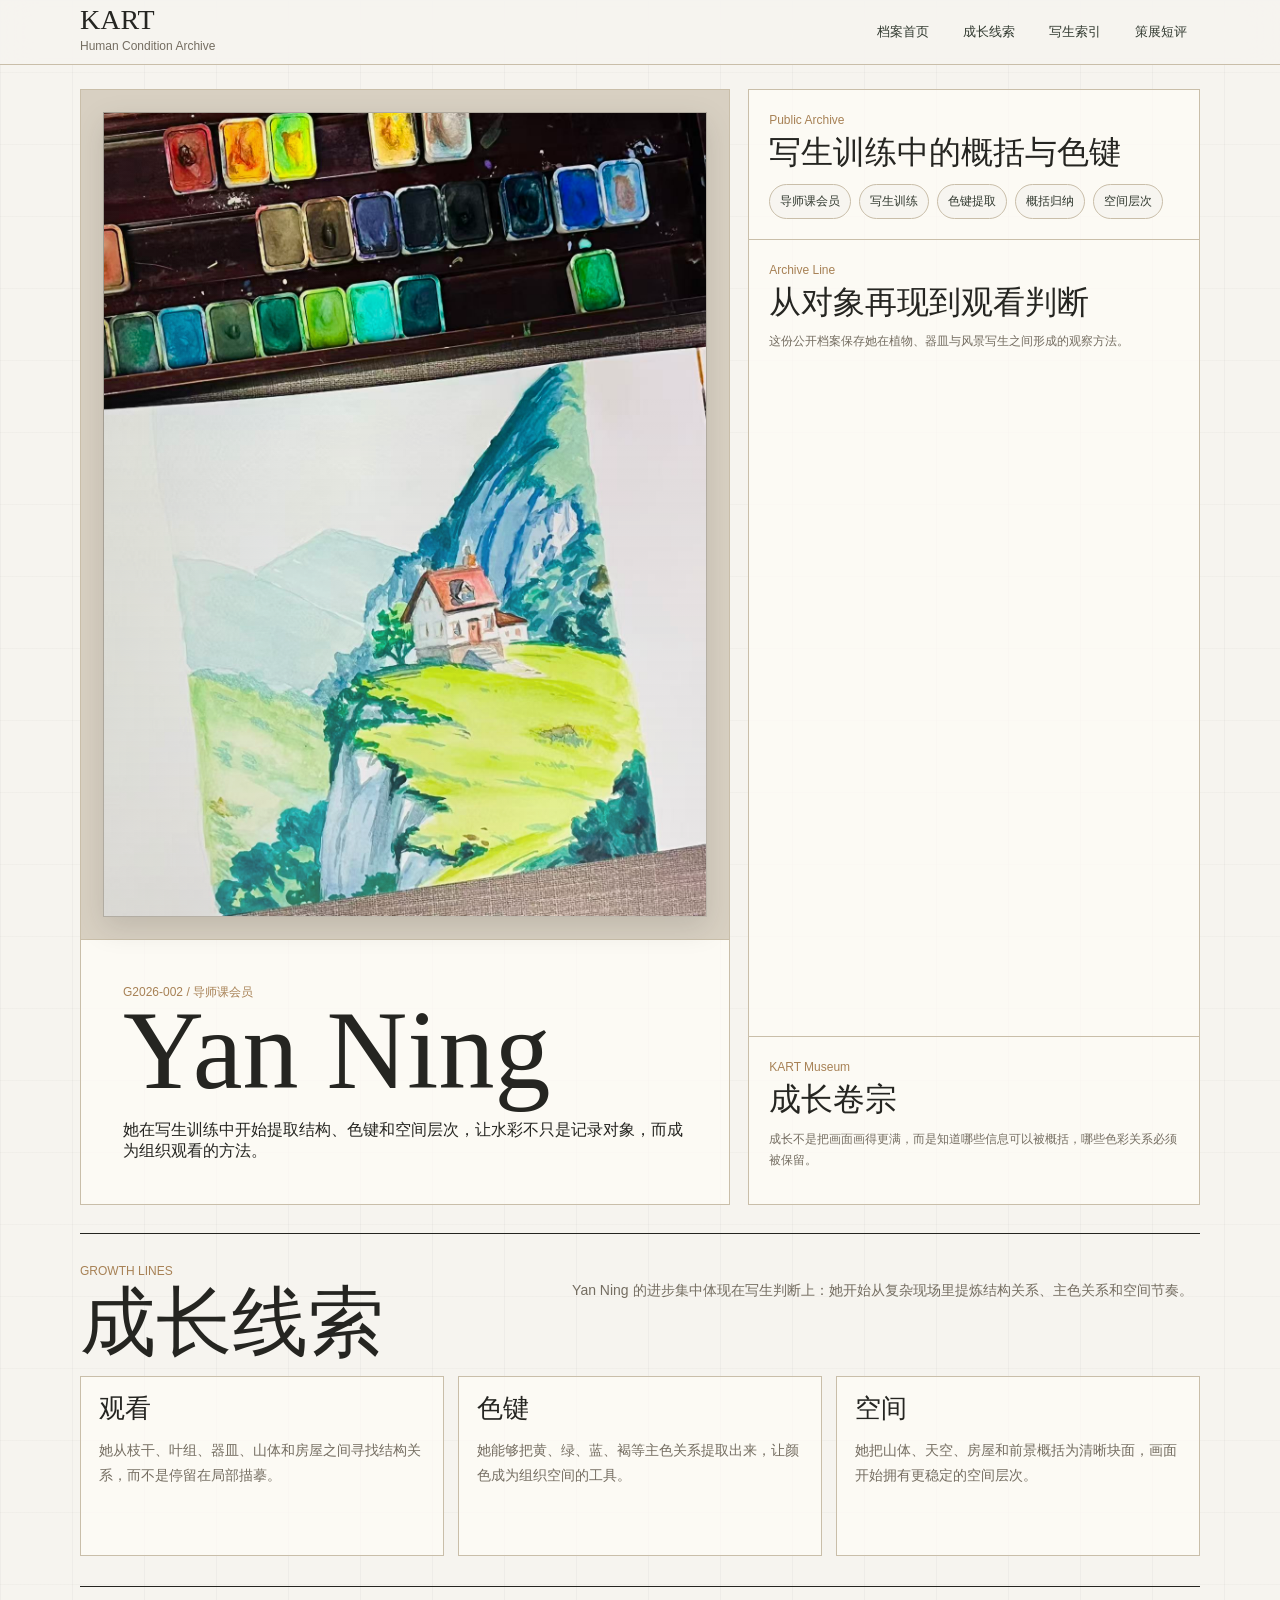
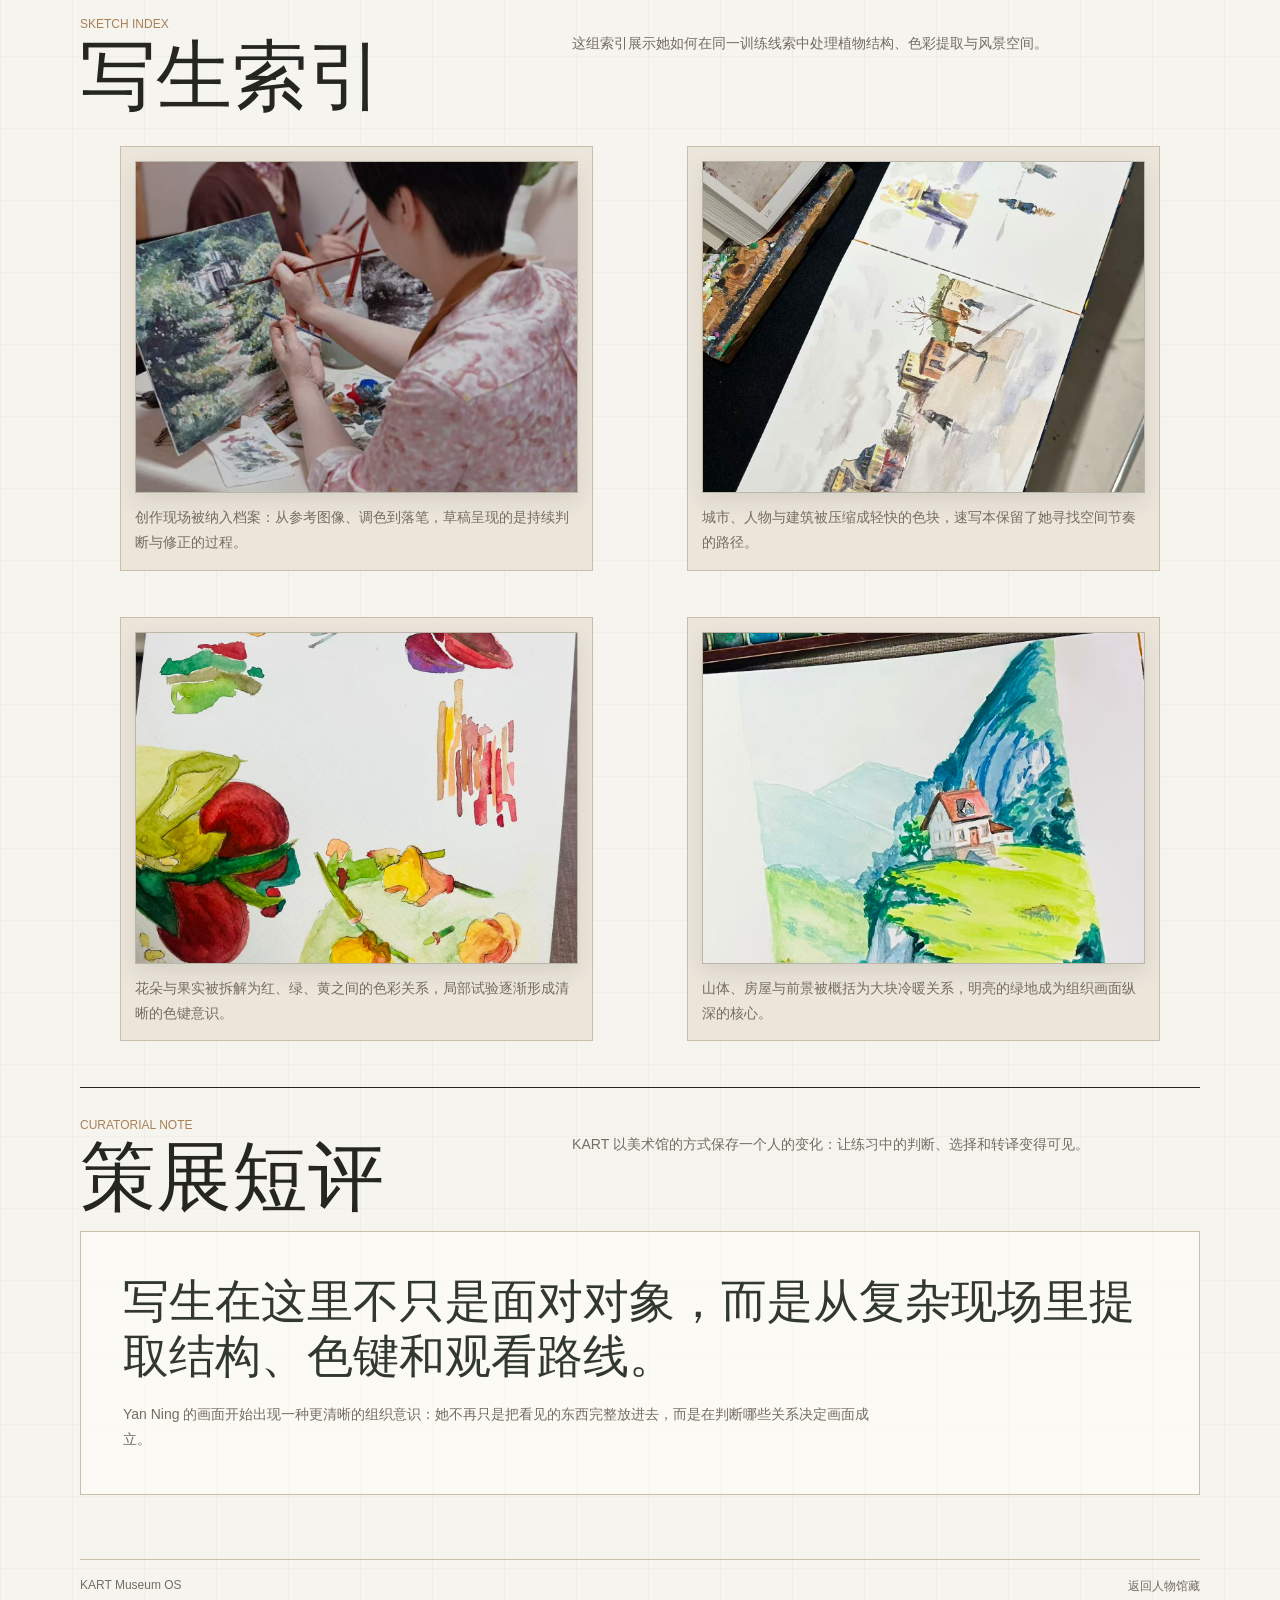
<file: 01_Members/G2026_002_Yan_Ning/index.html>
<!doctype html>
<html lang="zh-CN">
<head>
  <meta charset="utf-8">
  <meta name="viewport" content="width=device-width, initial-scale=1">
  <title>Yan Ning | KART Museum</title>
  <link rel="image_src" href="https://tonyzhouacademy-png.github.io/KART_Museum/assets/social/kart-museum-wechat.jpg?v=20260728-1">
  <meta itemprop="image" content="https://tonyzhouacademy-png.github.io/KART_Museum/assets/social/kart-museum-wechat.jpg?v=20260728-1">
  <meta name="description" content="KART Museum：全球艺术史、成员档案、写生与综合项目的长期成长馆藏。">
  <meta property="og:type" content="website">
  <meta property="og:site_name" content="KART Museum">
  <meta property="og:title" content="KART Museum | 全球艺术史与生命档案">
  <meta property="og:description" content="全球艺术史、成员档案、写生与综合项目。">
  <meta property="og:image" content="https://tonyzhouacademy-png.github.io/KART_Museum/assets/social/kart-museum-share-card.jpg?v=20260728-1">
  <meta property="og:image:secure_url" content="https://tonyzhouacademy-png.github.io/KART_Museum/assets/social/kart-museum-share-card.jpg?v=20260728-1">
  <meta property="og:image:type" content="image/jpeg">
  <meta property="og:image:width" content="1200">
  <meta property="og:image:height" content="630">
  <meta property="og:image:alt" content="KART Museum：全球艺术史、成员档案、写生与综合项目">
  <meta name="twitter:card" content="summary_large_image">
  <meta name="twitter:image" content="https://tonyzhouacademy-png.github.io/KART_Museum/assets/social/kart-museum-share-card.jpg?v=20260728-1">
  <style>
    :root {
      --paper: #f6f4ef;
      --white: #fffdf7;
      --ink: #252521;
      --muted: #746d61;
      --line: #c9bea9;
      --wood: #a78155;
      --sage: #6f7d61;
      --moss: #31392f;
      --blue: #315f75;
    }

    * { box-sizing: border-box; }
    html { scroll-behavior: smooth; }

    body {
      margin: 0;
      color: var(--ink);
      background:
        linear-gradient(90deg, rgba(37, 37, 33, .035) 1px, transparent 1px),
        linear-gradient(180deg, rgba(37, 37, 33, .025) 1px, transparent 1px),
        var(--paper);
      background-size: 72px 72px;
      font-family: "Cormorant Garamond", "Times New Roman", "Songti SC", serif;
    }

    a { color: inherit; text-decoration: none; }
    img { display: block; max-width: 100%; }

    .shell {
      width: min(1120px, calc(100% - 32px));
      margin: 0 auto;
    }

    .topbar {
      position: sticky;
      top: 0;
      z-index: 10;
      border-bottom: 1px solid var(--line);
      background: rgba(246, 244, 239, .92);
      backdrop-filter: blur(16px);
    }

    .topbar-inner {
      min-height: 64px;
      display: flex;
      align-items: center;
      justify-content: space-between;
      gap: 18px;
    }

    .brand {
      display: flex;
      flex-direction: column;
      gap: 2px;
    }

    .brand strong {
      font-size: 28px;
      line-height: 1;
      font-weight: 500;
    }

    .brand span,
    .nav a,
    .kicker,
    .meta,
    .tag,
    .card p,
    .lead,
    .work p,
    .button,
    .caption,
    .wall-note p,
    .footer {
      font-family: "Helvetica Neue", Arial, sans-serif;
    }

    .brand span,
    .meta,
    .card p,
    .lead,
    .work p,
    .caption,
    .wall-note p {
      color: var(--muted);
      font-size: 14px;
      line-height: 1.8;
    }

    .brand span,
    .meta,
    .kicker {
      font-size: 12px;
    }

    .nav {
      display: flex;
      gap: 8px;
      flex-wrap: wrap;
      justify-content: flex-end;
    }

    .nav a,
    .button {
      min-height: 34px;
      padding: 10px 12px;
      border: 1px solid transparent;
      border-radius: 6px;
      color: var(--moss);
      font-size: 13px;
    }

    .nav a:hover,
    .button:hover {
      border-color: var(--line);
      background: var(--white);
    }

    .hero {
      min-height: calc(100vh - 64px);
      display: grid;
      grid-template-columns: minmax(0, 1.18fr) minmax(280px, .82fr);
      gap: 18px;
      padding: 24px 0 28px;
    }

    .hero-main,
    .side-panel,
    .card,
    .work,
    .figure,
    .wall-note {
      border: 1px solid var(--line);
      background: rgba(255, 253, 247, .72);
    }

    .hero-main {
      min-height: 620px;
      display: grid;
      grid-template-rows: 1fr auto;
      overflow: hidden;
    }

    .hero-art {
      position: relative;
      min-height: 360px;
      padding: clamp(12px, 2vw, 22px);
      background: #d8d0c2;
    }

    .hero-art img {
      width: 100%;
      height: 100%;
      min-height: 360px;
      object-fit: cover;
      object-position: 50% 68%;
      border: 1px solid rgba(37, 37, 33, .22);
      box-shadow: 0 10px 28px rgba(37, 37, 33, .14);
      filter: saturate(.98) contrast(1.01);
    }

    .hero-art::after {
      content: "";
      position: absolute;
      inset: clamp(12px, 2vw, 22px);
      background:
        linear-gradient(180deg, transparent 35%, rgba(246, 244, 239, .18)),
        linear-gradient(90deg, rgba(37, 37, 33, .1), transparent 42%);
      pointer-events: none;
    }

    .hero-copy {
      padding: clamp(22px, 4vw, 42px);
      border-top: 1px solid var(--line);
    }

    h1 {
      margin: 0;
      font-size: clamp(56px, 9vw, 112px);
      line-height: .88;
      font-weight: 400;
    }

    .hero-copy p {
      max-width: 720px;
      margin: 20px 0 0;
    }

    .side-panel {
      display: grid;
      grid-template-rows: auto 1fr auto;
    }

    .side-block {
      padding: 20px;
      border-bottom: 1px solid var(--line);
    }

    .side-block:last-child { border-bottom: 0; }

    .side-block h2,
    .section h2,
    .card h3,
    .work h3 {
      margin: 0;
      font-weight: 400;
    }

    .side-block h2 {
      margin-top: 8px;
      font-size: 32px;
      line-height: 1.05;
    }

    .kicker {
      color: var(--wood);
    }

    .section-eyebrow {
      display: block;
      margin-bottom: 8px;
      color: var(--wood);
      font-family: "Helvetica Neue", Arial, sans-serif;
      font-size: 12px;
      line-height: 1.2;
      text-transform: uppercase;
    }

    .tags {
      display: flex;
      flex-wrap: wrap;
      gap: 8px;
      margin-top: 14px;
    }

    .tag {
      padding: 8px 10px;
      border: 1px solid var(--line);
      border-radius: 999px;
      color: var(--moss);
      background: rgba(246, 244, 239, .74);
      font-size: 12px;
    }

    .section {
      scroll-margin-top: 88px;
      padding: 30px 0;
      border-top: 1px solid var(--ink);
    }

    .section-head {
      display: grid;
      grid-template-columns: minmax(0, .85fr) minmax(280px, 1.15fr);
      gap: 28px;
      margin-bottom: 18px;
    }

    .section h2 {
      font-size: clamp(34px, 6vw, 76px);
      line-height: .95;
    }

    .grid {
      display: grid;
      grid-template-columns: repeat(2, minmax(0, 1fr));
      gap: 14px;
    }

    .grid.three {
      grid-template-columns: repeat(3, minmax(0, 1fr));
    }

    .card {
      min-height: 180px;
      padding: 18px;
    }

    .card h3 {
      margin-bottom: 10px;
      font-size: 26px;
      line-height: 1.1;
    }

    .work {
      min-height: 108px;
      display: grid;
      grid-template-columns: 90px 1fr;
      gap: 16px;
      align-items: stretch;
      margin-bottom: 12px;
    }

    .work-number {
      display: grid;
      place-items: center;
      border-right: 1px solid var(--line);
      color: var(--wood);
      font-family: "Helvetica Neue", Arial, sans-serif;
      font-size: 12px;
    }

    .work div {
      padding: 18px 18px 18px 0;
    }

    .work h3 {
      font-size: 24px;
      line-height: 1.15;
    }

    .work p {
      margin: 8px 0 0;
    }

    .index-actions {
      display: flex;
      flex-wrap: wrap;
      gap: 10px;
      margin-bottom: 16px;
    }

    .button {
      display: inline-flex;
      align-items: center;
      border-color: var(--line);
      background: var(--white);
    }

    .figure {
      min-height: 320px;
      padding: 14px;
      background: #ebe5da;
    }

    .figure img {
      width: 100%;
      aspect-ratio: 4 / 3;
      object-fit: cover;
      border: 1px solid rgba(37, 37, 33, .18);
      box-shadow: 0 8px 20px rgba(37, 37, 33, .1);
      filter: saturate(.98) contrast(1.01);
      background: #ded5c4;
    }

    .crop-process { object-position: 50% 60%; }
    .crop-urban { object-position: 50% 62%; }
    .crop-color { object-position: 50% 56%; }
    .crop-landscape { object-position: 50% 68%; }

    .caption {
      margin: 12px 0 0;
    }

    .wall-note {
      padding: clamp(22px, 4vw, 42px);
    }

    .wall-note blockquote {
      margin: 0;
      color: var(--moss);
      font-size: clamp(26px, 4vw, 46px);
      line-height: 1.2;
    }

    .wall-note p {
      margin: 18px 0 0;
      max-width: 760px;
    }

    .footer {
      margin-top: 34px;
      padding: 18px 0 28px;
      border-top: 1px solid var(--line);
      display: flex;
      justify-content: space-between;
      gap: 18px;
      color: var(--muted);
      font-size: 12px;
    }

    @media (max-width: 760px) {
      .topbar-inner,
      .footer {
        align-items: flex-start;
        flex-direction: column;
      }

      .hero,
      .section-head,
      .grid,
      .grid.three {
        grid-template-columns: 1fr;
      }

      .hero-main {
        min-height: auto;
      }

      .hero-art,
      .hero-art img {
        min-height: 320px;
      }

      .work {
        grid-template-columns: 64px 1fr;
      }
    }
  </style>
</head>
<body>
  <header class="topbar">
    <div class="shell topbar-inner">
      <a class="brand" href="../../index.html#members">
        <strong>KART</strong>
        <span>Human Condition Archive</span>
      </a>
      <nav class="nav" aria-label="Yan Ning archive sections">
        <a href="#profile">档案首页</a>
        <a href="#growth">成长线索</a>
        <a href="#index">写生索引</a>
        <a href="#note">策展短评</a>
      </nav>
    </div>
  </header>

  <main class="shell">
    <section class="hero" id="profile">
      <div class="hero-main">
        <div class="hero-art">
          <img src="images/yan-ning-landscape-study-08.jpg" alt="Yan Ning watercolor mountain and house study">
        </div>
        <div class="hero-copy">
          <span class="kicker">G2026-002 / 导师课会员</span>
          <h1>Yan Ning</h1>
          <p>她在写生训练中开始提取结构、色键和空间层次，让水彩不只是记录对象，而成为组织观看的方法。</p>
        </div>
      </div>

      <aside class="side-panel" aria-label="Archive summary">
        <div class="side-block">
          <span class="kicker">Public Archive</span>
          <h2>写生训练中的概括与色键</h2>
          <div class="tags">
            <span class="tag">导师课会员</span>
            <span class="tag">写生训练</span>
            <span class="tag">色键提取</span>
            <span class="tag">概括归纳</span>
            <span class="tag">空间层次</span>
          </div>
        </div>
        <div class="side-block">
          <span class="kicker">Archive Line</span>
          <h2>从对象再现到观看判断</h2>
          <p class="meta">这份公开档案保存她在植物、器皿与风景写生之间形成的观察方法。</p>
        </div>
        <div class="side-block">
          <span class="kicker">KART Museum</span>
          <h2>成长卷宗</h2>
          <p class="meta">成长不是把画面画得更满，而是知道哪些信息可以被概括，哪些色彩关系必须被保留。</p>
        </div>
      </aside>
    </section>

    <section class="section" id="growth">
      <div class="section-head">
        <div>
          <span class="section-eyebrow">Growth Lines</span>
          <h2>成长线索</h2>
        </div>
        <p class="lead">Yan Ning 的进步集中体现在写生判断上：她开始从复杂现场里提炼结构关系、主色关系和空间节奏。</p>
      </div>
      <div class="grid three">
        <article class="card">
          <h3>观看</h3>
          <p>她从枝干、叶组、器皿、山体和房屋之间寻找结构关系，而不是停留在局部描摹。</p>
        </article>
        <article class="card">
          <h3>色键</h3>
          <p>她能够把黄、绿、蓝、褐等主色关系提取出来，让颜色成为组织空间的工具。</p>
        </article>
        <article class="card">
          <h3>空间</h3>
          <p>她把山体、天空、房屋和前景概括为清晰块面，画面开始拥有更稳定的空间层次。</p>
        </article>
      </div>
    </section>

    <section class="section" id="index">
      <div class="section-head">
        <div>
          <span class="section-eyebrow">Sketch Index</span>
          <h2>写生索引</h2>
        </div>
        <p class="lead">这组索引展示她如何在同一训练线索中处理植物结构、色彩提取与风景空间。</p>
      </div>
      <div class="grid">
        <figure class="figure">
          <img class="crop-process" src="images/yan-ning-studio-process-05.jpg" alt="Yan Ning painting a landscape study in the studio">
          <figcaption class="caption">创作现场被纳入档案：从参考图像、调色到落笔，草稿呈现的是持续判断与修正的过程。</figcaption>
        </figure>
        <figure class="figure">
          <img class="crop-urban" src="images/yan-ning-urban-sketch-06.jpg" alt="Urban watercolor studies across an open sketchbook">
          <figcaption class="caption">城市、人物与建筑被压缩成轻快的色块，速写本保留了她寻找空间节奏的路径。</figcaption>
        </figure>
        <figure class="figure">
          <img class="crop-color" src="images/yan-ning-color-study-07.jpg" alt="Watercolor color studies of flowers and peppers">
          <figcaption class="caption">花朵与果实被拆解为红、绿、黄之间的色彩关系，局部试验逐渐形成清晰的色键意识。</figcaption>
        </figure>
        <figure class="figure">
          <img class="crop-landscape" src="images/yan-ning-landscape-study-08.jpg" alt="Watercolor mountain and house study beside a paint palette">
          <figcaption class="caption">山体、房屋与前景被概括为大块冷暖关系，明亮的绿地成为组织画面纵深的核心。</figcaption>
        </figure>
      </div>
    </section>

    <section class="section" id="note">
      <div class="section-head">
        <div>
          <span class="section-eyebrow">Curatorial Note</span>
          <h2>策展短评</h2>
        </div>
        <p class="lead">KART 以美术馆的方式保存一个人的变化：让练习中的判断、选择和转译变得可见。</p>
      </div>
      <div class="wall-note">
        <blockquote>写生在这里不只是面对对象，而是从复杂现场里提取结构、色键和观看路线。</blockquote>
        <p>Yan Ning 的画面开始出现一种更清晰的组织意识：她不再只是把看见的东西完整放进去，而是在判断哪些关系决定画面成立。</p>
      </div>
    </section>

    <footer class="footer">
      <span>KART Museum OS</span>
      <span><a href="../../index.html#members">返回人物馆藏</a></span>
    </footer>
  </main>
</body>
</html>
</file>
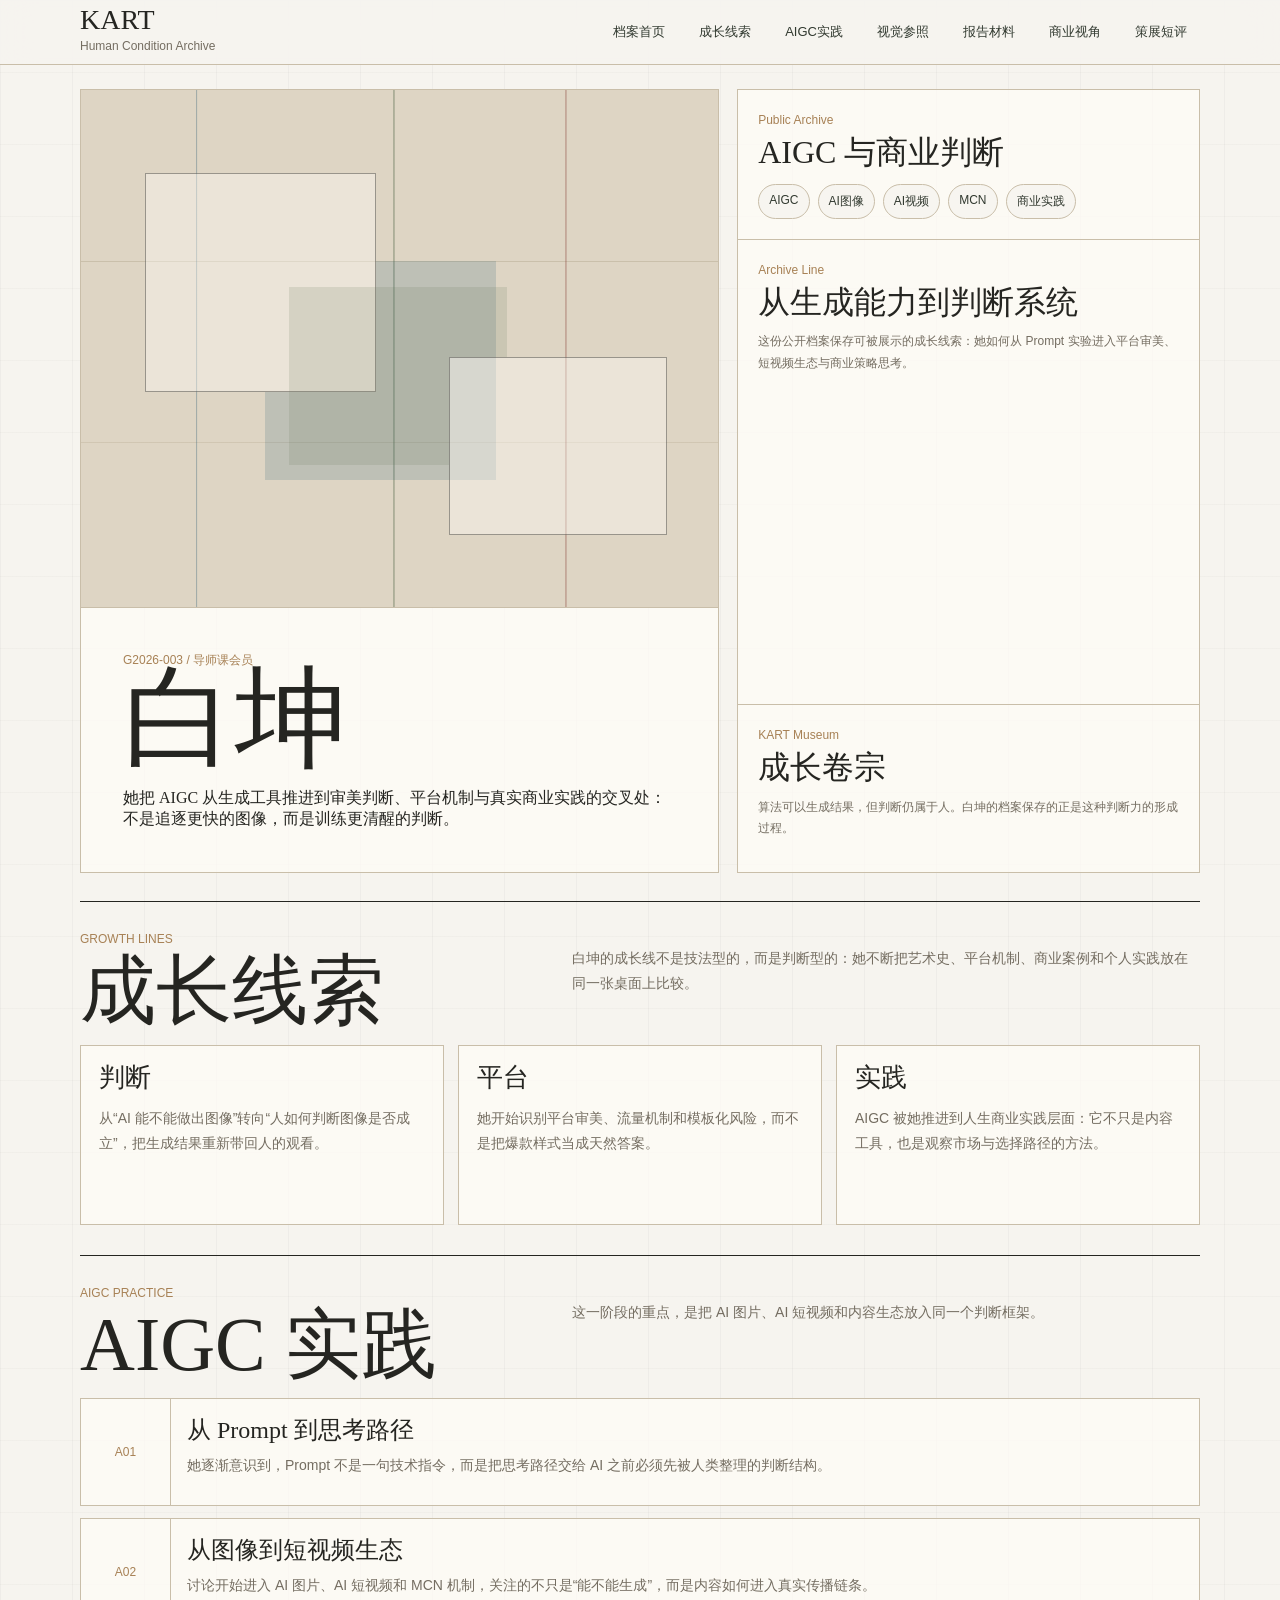
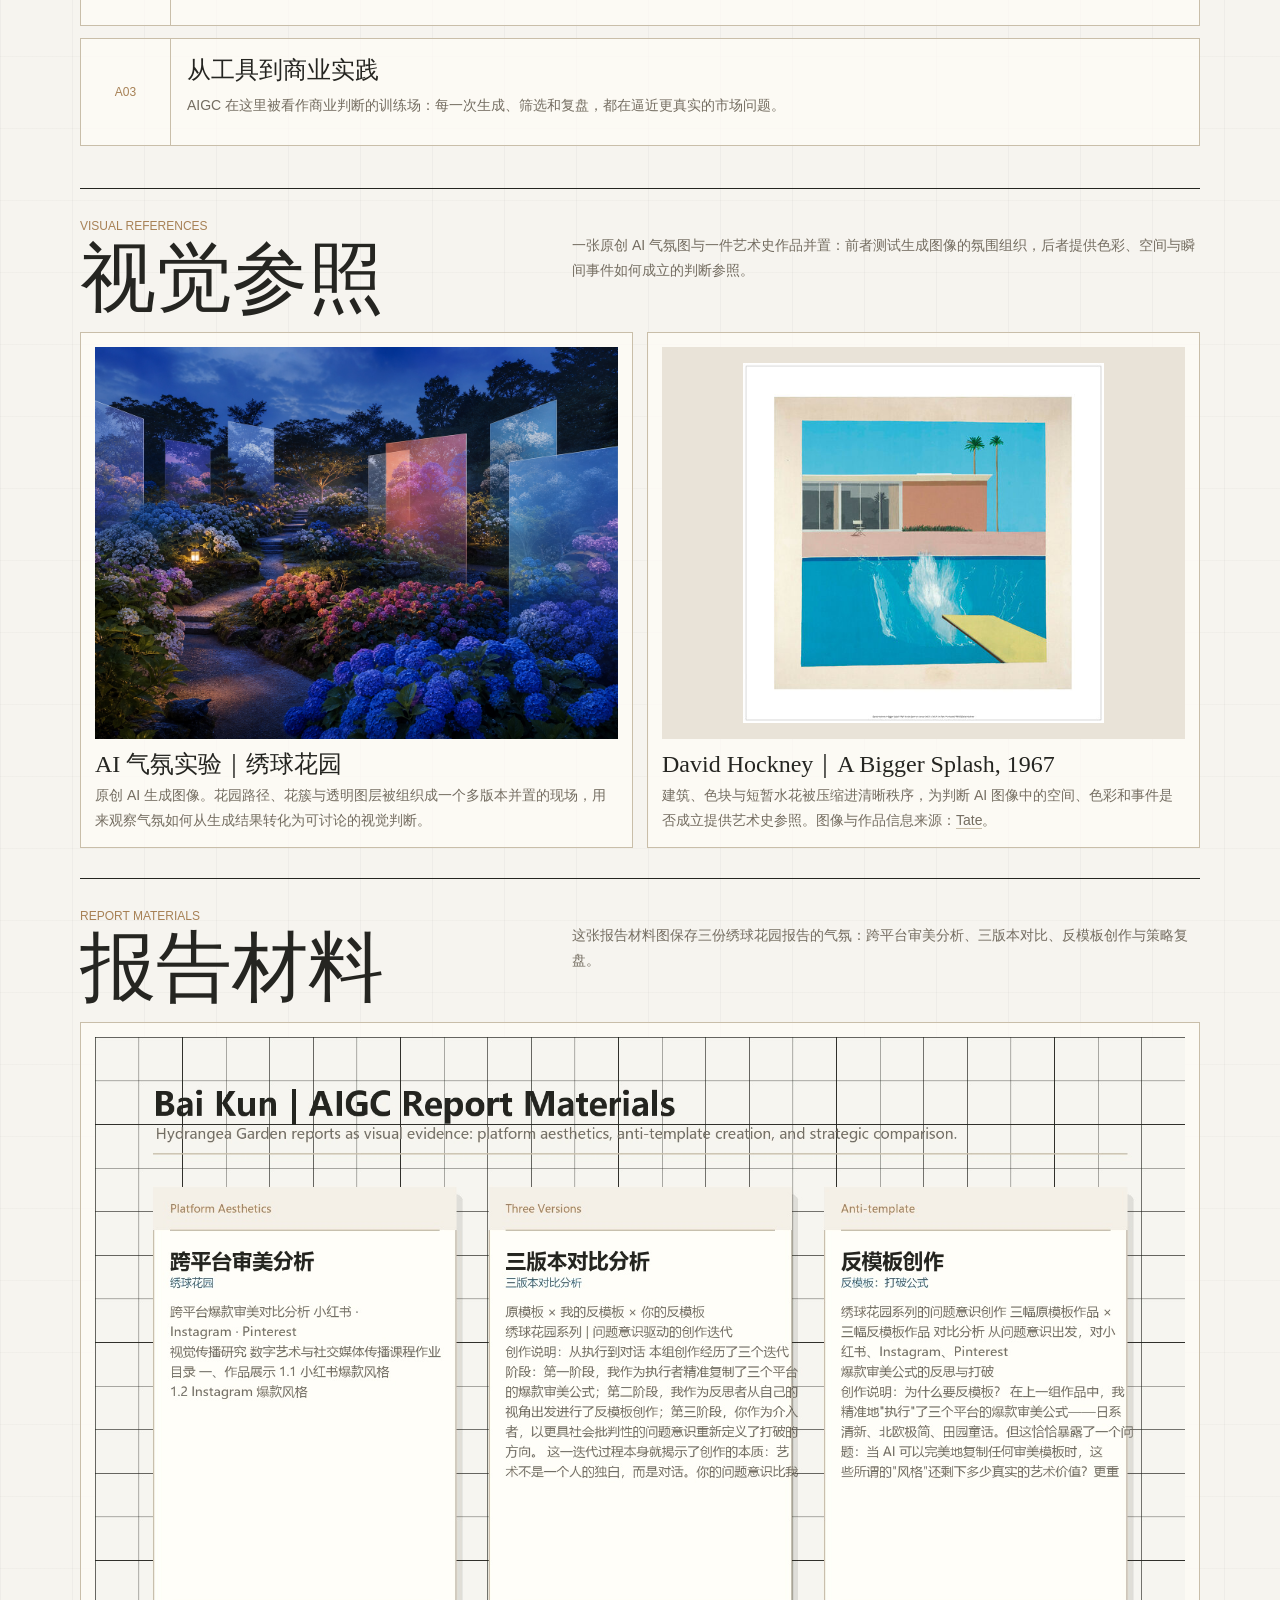
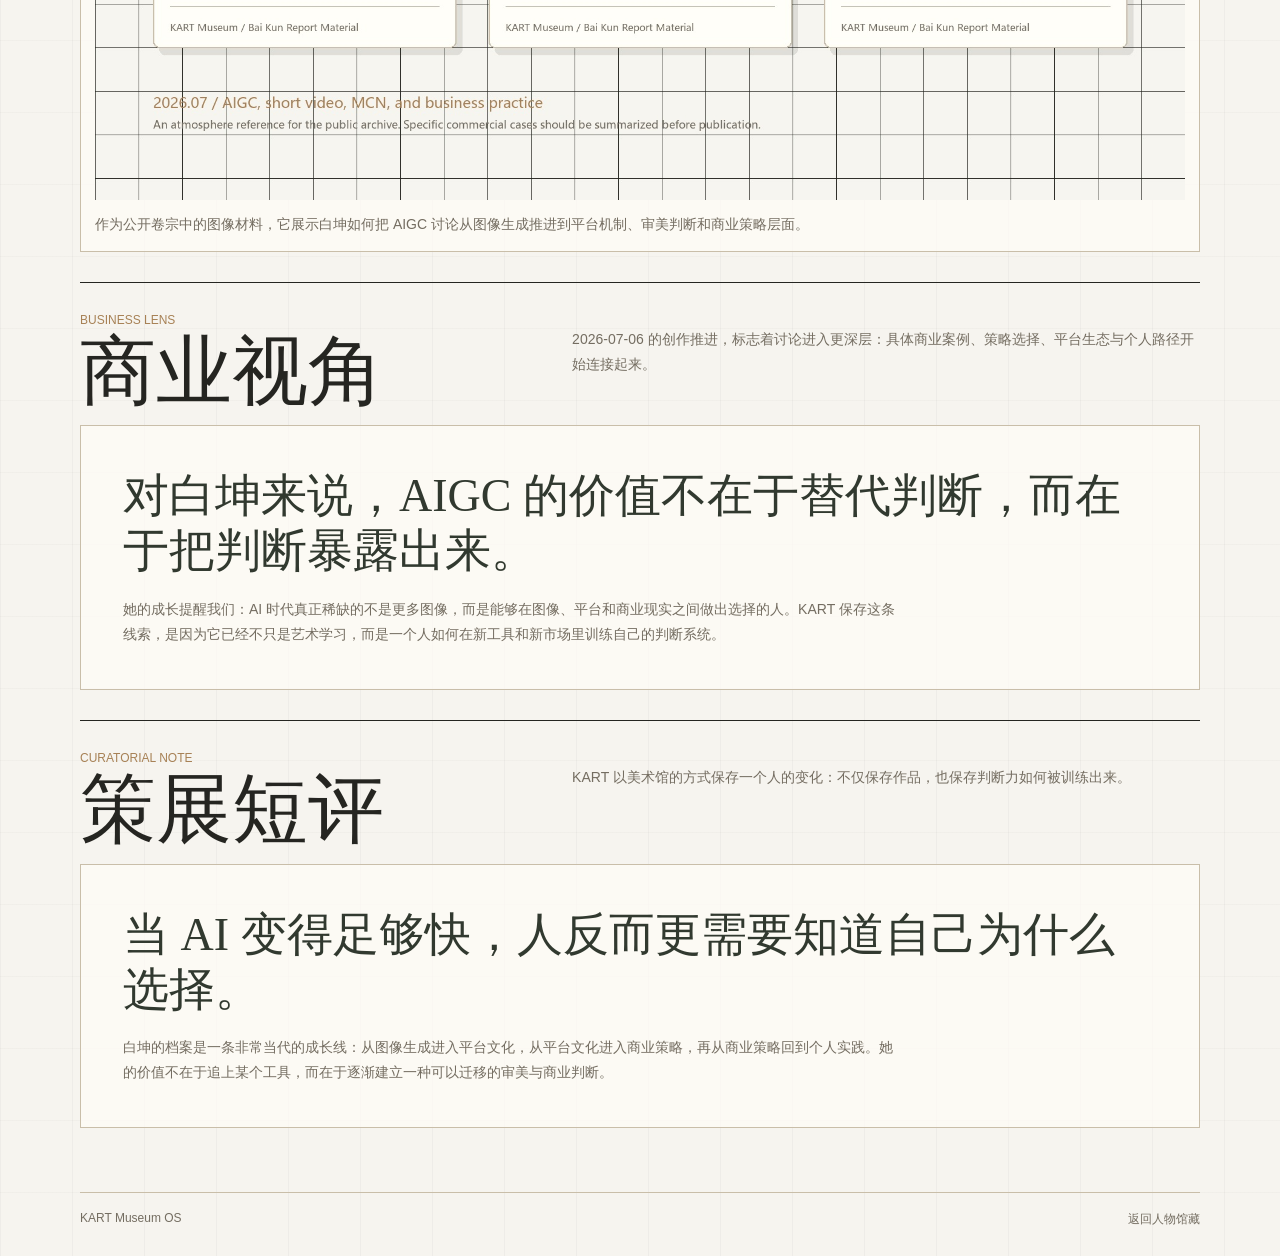
<file: 01_Members/G2026_003_Bai_Kun/index.html>
<!doctype html>
<html lang="zh-CN">
<head>
  <meta charset="utf-8">
  <meta name="viewport" content="width=device-width, initial-scale=1">
  <title>白坤 | KART Museum</title>
  <link rel="image_src" href="https://tonyzhouacademy-png.github.io/KART_Museum/assets/social/kart-museum-wechat.jpg?v=20260728-1">
  <meta itemprop="image" content="https://tonyzhouacademy-png.github.io/KART_Museum/assets/social/kart-museum-wechat.jpg?v=20260728-1">
  <meta name="description" content="KART Museum：全球艺术史、成员档案、写生与综合项目的长期成长馆藏。">
  <meta property="og:type" content="website">
  <meta property="og:site_name" content="KART Museum">
  <meta property="og:title" content="KART Museum | 全球艺术史与生命档案">
  <meta property="og:description" content="全球艺术史、成员档案、写生与综合项目。">
  <meta property="og:image" content="https://tonyzhouacademy-png.github.io/KART_Museum/assets/social/kart-museum-share-card.jpg?v=20260728-1">
  <meta property="og:image:secure_url" content="https://tonyzhouacademy-png.github.io/KART_Museum/assets/social/kart-museum-share-card.jpg?v=20260728-1">
  <meta property="og:image:type" content="image/jpeg">
  <meta property="og:image:width" content="1200">
  <meta property="og:image:height" content="630">
  <meta property="og:image:alt" content="KART Museum：全球艺术史、成员档案、写生与综合项目">
  <meta name="twitter:card" content="summary_large_image">
  <meta name="twitter:image" content="https://tonyzhouacademy-png.github.io/KART_Museum/assets/social/kart-museum-share-card.jpg?v=20260728-1">
  <style>
    :root {
      --paper: #f6f4ef;
      --white: #fffdf7;
      --ink: #252521;
      --muted: #746d61;
      --line: #c9bea9;
      --wood: #a78155;
      --moss: #31392f;
      --blue: #315f75;
      --green: #637457;
      --brick: #8a463d;
    }

    * { box-sizing: border-box; }
    html { scroll-behavior: smooth; }

    body {
      margin: 0;
      color: var(--ink);
      background:
        linear-gradient(90deg, rgba(37, 37, 33, .035) 1px, transparent 1px),
        linear-gradient(180deg, rgba(37, 37, 33, .025) 1px, transparent 1px),
        var(--paper);
      background-size: 72px 72px;
      font-family: "Cormorant Garamond", "Times New Roman", "Songti SC", serif;
    }

    a { color: inherit; text-decoration: none; }
    img { display: block; max-width: 100%; }

    .shell {
      width: min(1120px, calc(100% - 32px));
      margin: 0 auto;
    }

    .topbar {
      position: sticky;
      top: 0;
      z-index: 10;
      border-bottom: 1px solid var(--line);
      background: rgba(246, 244, 239, .92);
      backdrop-filter: blur(16px);
    }

    .topbar-inner {
      min-height: 64px;
      display: flex;
      align-items: center;
      justify-content: space-between;
      gap: 18px;
    }

    .brand {
      display: flex;
      flex-direction: column;
      gap: 2px;
    }

    .brand strong {
      font-size: 28px;
      line-height: 1;
      font-weight: 500;
    }

    .brand span,
    .nav a,
    .kicker,
    .meta,
    .tag,
    .lead,
    .card p,
    .work p,
    .wall-note p,
    .footer {
      font-family: "Helvetica Neue", Arial, sans-serif;
    }

    .brand span,
    .meta,
    .lead,
    .card p,
    .work p,
    .wall-note p {
      color: var(--muted);
      font-size: 14px;
      line-height: 1.8;
    }

    .brand span,
    .meta,
    .kicker {
      font-size: 12px;
    }

    .nav {
      display: flex;
      gap: 8px;
      flex-wrap: wrap;
      justify-content: flex-end;
    }

    .nav a {
      min-height: 34px;
      padding: 10px 12px;
      border: 1px solid transparent;
      border-radius: 6px;
      color: var(--moss);
      font-size: 13px;
    }

    .nav a:hover {
      border-color: var(--line);
      background: var(--white);
    }

    .hero {
      min-height: calc(100vh - 64px);
      display: grid;
      grid-template-columns: minmax(0, 1.16fr) minmax(280px, .84fr);
      gap: 18px;
      padding: 24px 0 28px;
    }

    .hero-main,
    .side-panel,
    .card,
    .work,
    .wall-note {
      border: 1px solid var(--line);
      background: rgba(255, 253, 247, .72);
    }

    .hero-main {
      min-height: 620px;
      display: grid;
      grid-template-rows: 1fr auto;
      overflow: hidden;
    }

    .signal-map {
      position: relative;
      min-height: 360px;
      background:
        linear-gradient(90deg, transparent 0 18%, rgba(49, 95, 117, .34) 18% 18.2%, transparent 18.3%),
        linear-gradient(90deg, transparent 0 49%, rgba(99, 116, 87, .4) 49% 49.2%, transparent 49.3%),
        linear-gradient(90deg, transparent 0 76%, rgba(138, 70, 61, .32) 76% 76.2%, transparent 76.3%),
        linear-gradient(180deg, transparent 0 33%, rgba(201, 190, 169, .92) 33% 33.2%, transparent 33.3%),
        linear-gradient(180deg, transparent 0 68%, rgba(201, 190, 169, .66) 68% 68.2%, transparent 68.3%),
        #ded5c4;
    }

    .signal-map::before,
    .signal-map::after {
      content: "";
      position: absolute;
      border: 1px solid rgba(37, 37, 33, .42);
      background: rgba(255, 253, 247, .38);
    }

    .signal-map::before {
      left: 10%;
      top: 16%;
      width: 36%;
      height: 42%;
      box-shadow: 120px 88px 0 rgba(49, 95, 117, .18);
    }

    .signal-map::after {
      right: 8%;
      bottom: 14%;
      width: 34%;
      height: 34%;
      box-shadow: -160px -70px 0 rgba(99, 116, 87, .16);
    }

    .hero-copy {
      padding: clamp(22px, 4vw, 42px);
      border-top: 1px solid var(--line);
    }

    h1 {
      margin: 0;
      font-size: clamp(56px, 9vw, 112px);
      line-height: .88;
      font-weight: 400;
    }

    .hero-copy p {
      max-width: 720px;
      margin: 20px 0 0;
    }

    .side-panel {
      display: grid;
      grid-template-rows: auto 1fr auto;
    }

    .side-block {
      padding: 20px;
      border-bottom: 1px solid var(--line);
    }

    .side-block:last-child { border-bottom: 0; }

    .side-block h2,
    .section h2,
    .card h3,
    .work h3 {
      margin: 0;
      font-weight: 400;
    }

    .side-block h2 {
      margin-top: 8px;
      font-size: 32px;
      line-height: 1.05;
    }

    .kicker {
      color: var(--wood);
    }

    .section-eyebrow {
      display: block;
      margin-bottom: 8px;
      color: var(--wood);
      font-family: "Helvetica Neue", Arial, sans-serif;
      font-size: 12px;
      line-height: 1.2;
      text-transform: uppercase;
    }

    .tags {
      display: flex;
      flex-wrap: wrap;
      gap: 8px;
      margin-top: 14px;
    }

    .tag {
      padding: 8px 10px;
      border: 1px solid var(--line);
      border-radius: 999px;
      color: var(--moss);
      background: rgba(246, 244, 239, .74);
      font-size: 12px;
    }

    .section {
      scroll-margin-top: 88px;
      padding: 30px 0;
      border-top: 1px solid var(--ink);
    }

    .section-head {
      display: grid;
      grid-template-columns: minmax(0, .85fr) minmax(280px, 1.15fr);
      gap: 28px;
      margin-bottom: 18px;
    }

    .section h2 {
      font-size: clamp(34px, 6vw, 76px);
      line-height: .95;
    }

    .grid {
      display: grid;
      grid-template-columns: repeat(3, minmax(0, 1fr));
      gap: 14px;
    }

    .card {
      min-height: 180px;
      padding: 18px;
    }

    .card h3 {
      margin-bottom: 10px;
      font-size: 26px;
      line-height: 1.1;
    }

    .work {
      min-height: 108px;
      display: grid;
      grid-template-columns: 90px 1fr;
      gap: 16px;
      align-items: stretch;
      margin-bottom: 12px;
    }

    .work-number {
      display: grid;
      place-items: center;
      border-right: 1px solid var(--line);
      color: var(--wood);
      font-family: "Helvetica Neue", Arial, sans-serif;
      font-size: 12px;
    }

    .work div {
      padding: 18px 18px 18px 0;
    }

    .work h3 {
      font-size: 24px;
      line-height: 1.15;
    }

    .work p {
      margin: 8px 0 0;
    }

    .reference-grid {
      display: grid;
      grid-template-columns: repeat(2, minmax(0, 1fr));
      gap: 14px;
    }

    .reference-card {
      margin: 0;
      padding: 14px;
      border: 1px solid var(--line);
      background: rgba(255, 253, 247, .72);
    }

    .reference-card img {
      width: 100%;
      aspect-ratio: 4 / 3;
      object-fit: cover;
      background: #ded5c4;
      filter: saturate(.98) contrast(1.01);
    }

    .reference-card--art img {
      padding: 16px;
      object-fit: contain;
      background: #e8e2d7;
    }

    .reference-card figcaption {
      margin: 12px 0 0;
      color: var(--muted);
      font-family: "Helvetica Neue", Arial, sans-serif;
      font-size: 14px;
      line-height: 1.8;
    }

    .reference-card figcaption strong {
      display: block;
      margin-bottom: 4px;
      color: var(--ink);
      font-family: "Cormorant Garamond", "Times New Roman", "Songti SC", serif;
      font-size: 24px;
      font-weight: 400;
      line-height: 1.15;
    }

    .reference-card figcaption a {
      border-bottom: 1px solid var(--line);
    }

    .report-figure {
      margin: 0;
      padding: 14px;
      border: 1px solid var(--line);
      background: rgba(255, 253, 247, .72);
    }

    .report-figure img {
      width: 100%;
      aspect-ratio: 10 / 7;
      object-fit: cover;
      background: #ded5c4;
      filter: saturate(.98) contrast(1.01);
    }

    .report-figure figcaption {
      margin: 12px 0 0;
      color: var(--muted);
      font-family: "Helvetica Neue", Arial, sans-serif;
      font-size: 14px;
      line-height: 1.8;
    }

    .wall-note {
      padding: clamp(22px, 4vw, 42px);
    }

    .wall-note blockquote {
      margin: 0;
      color: var(--moss);
      font-size: clamp(26px, 4vw, 46px);
      line-height: 1.2;
    }

    .wall-note p {
      margin: 18px 0 0;
      max-width: 780px;
    }

    .footer {
      margin-top: 34px;
      padding: 18px 0 28px;
      border-top: 1px solid var(--line);
      display: flex;
      justify-content: space-between;
      gap: 18px;
      color: var(--muted);
      font-size: 12px;
    }

    @media (max-width: 760px) {
      .topbar-inner,
      .footer {
        align-items: flex-start;
        flex-direction: column;
      }

      .hero,
      .section-head,
      .grid,
      .reference-grid {
        grid-template-columns: 1fr;
      }

      .hero-main {
        min-height: auto;
      }

      .signal-map {
        min-height: 320px;
      }

      .work {
        grid-template-columns: 64px 1fr;
      }
    }
  </style>
</head>
<body>
  <header class="topbar">
    <div class="shell topbar-inner">
      <a class="brand" href="../../index.html#members">
        <strong>KART</strong>
        <span>Human Condition Archive</span>
      </a>
      <nav class="nav" aria-label="Bai Kun archive sections">
        <a href="#profile">档案首页</a>
        <a href="#growth">成长线索</a>
        <a href="#aigc">AIGC实践</a>
        <a href="#references">视觉参照</a>
        <a href="#reports">报告材料</a>
        <a href="#business">商业视角</a>
        <a href="#note">策展短评</a>
      </nav>
    </div>
  </header>

  <main class="shell">
    <section class="hero" id="profile">
      <div class="hero-main">
        <div class="signal-map" aria-label="AIGC judgment map"></div>
        <div class="hero-copy">
          <span class="kicker">G2026-003 / 导师课会员</span>
          <h1>白坤</h1>
          <p>她把 AIGC 从生成工具推进到审美判断、平台机制与真实商业实践的交叉处：不是追逐更快的图像，而是训练更清醒的判断。</p>
        </div>
      </div>

      <aside class="side-panel" aria-label="Archive summary">
        <div class="side-block">
          <span class="kicker">Public Archive</span>
          <h2>AIGC 与商业判断</h2>
          <div class="tags">
            <span class="tag">AIGC</span>
            <span class="tag">AI图像</span>
            <span class="tag">AI视频</span>
            <span class="tag">MCN</span>
            <span class="tag">商业实践</span>
          </div>
        </div>
        <div class="side-block">
          <span class="kicker">Archive Line</span>
          <h2>从生成能力到判断系统</h2>
          <p class="meta">这份公开档案保存可被展示的成长线索：她如何从 Prompt 实验进入平台审美、短视频生态与商业策略思考。</p>
        </div>
        <div class="side-block">
          <span class="kicker">KART Museum</span>
          <h2>成长卷宗</h2>
          <p class="meta">算法可以生成结果，但判断仍属于人。白坤的档案保存的正是这种判断力的形成过程。</p>
        </div>
      </aside>
    </section>

    <section class="section" id="growth">
      <div class="section-head">
        <div>
          <span class="section-eyebrow">Growth Lines</span>
          <h2>成长线索</h2>
        </div>
        <p class="lead">白坤的成长线不是技法型的，而是判断型的：她不断把艺术史、平台机制、商业案例和个人实践放在同一张桌面上比较。</p>
      </div>
      <div class="grid">
        <article class="card">
          <h3>判断</h3>
          <p>从“AI 能不能做出图像”转向“人如何判断图像是否成立”，把生成结果重新带回人的观看。</p>
        </article>
        <article class="card">
          <h3>平台</h3>
          <p>她开始识别平台审美、流量机制和模板化风险，而不是把爆款样式当成天然答案。</p>
        </article>
        <article class="card">
          <h3>实践</h3>
          <p>AIGC 被她推进到人生商业实践层面：它不只是内容工具，也是观察市场与选择路径的方法。</p>
        </article>
      </div>
    </section>

    <section class="section" id="aigc">
      <div class="section-head">
        <div>
          <span class="section-eyebrow">AIGC Practice</span>
          <h2>AIGC 实践</h2>
        </div>
        <p class="lead">这一阶段的重点，是把 AI 图片、AI 短视频和内容生态放入同一个判断框架。</p>
      </div>
      <div class="work">
        <span class="work-number">A01</span>
        <div>
          <h3>从 Prompt 到思考路径</h3>
          <p>她逐渐意识到，Prompt 不是一句技术指令，而是把思考路径交给 AI 之前必须先被人类整理的判断结构。</p>
        </div>
      </div>
      <div class="work">
        <span class="work-number">A02</span>
        <div>
          <h3>从图像到短视频生态</h3>
          <p>讨论开始进入 AI 图片、AI 短视频和 MCN 机制，关注的不只是“能不能生成”，而是内容如何进入真实传播链条。</p>
        </div>
      </div>
      <div class="work">
        <span class="work-number">A03</span>
        <div>
          <h3>从工具到商业实践</h3>
          <p>AIGC 在这里被看作商业判断的训练场：每一次生成、筛选和复盘，都在逼近更真实的市场问题。</p>
        </div>
      </div>
    </section>

    <section class="section" id="references">
      <div class="section-head">
        <div>
          <span class="section-eyebrow">Visual References</span>
          <h2>视觉参照</h2>
        </div>
        <p class="lead">一张原创 AI 气氛图与一件艺术史作品并置：前者测试生成图像的氛围组织，后者提供色彩、空间与瞬间事件如何成立的判断参照。</p>
      </div>
      <div class="reference-grid">
        <figure class="reference-card">
          <img src="images/bai-kun-ai-hydrangea-atmosphere.png" alt="AI-generated hydrangea garden atmosphere with layered translucent planes">
          <figcaption>
            <strong>AI 气氛实验｜绣球花园</strong>
            原创 AI 生成图像。花园路径、花簇与透明图层被组织成一个多版本并置的现场，用来观察气氛如何从生成结果转化为可讨论的视觉判断。
          </figcaption>
        </figure>
        <figure class="reference-card reference-card--art">
          <img src="images/david-hockney-a-bigger-splash-reference.jpg" alt="David Hockney, A Bigger Splash, 1967">
          <figcaption>
            <strong>David Hockney｜A Bigger Splash, 1967</strong>
            建筑、色块与短暂水花被压缩进清晰秩序，为判断 AI 图像中的空间、色彩和事件是否成立提供艺术史参照。图像与作品信息来源：<a href="https://shop.tate.org.uk/david-hockney-a-bigger-splash-poster/19587.html" target="_blank" rel="noreferrer">Tate</a>。
          </figcaption>
        </figure>
      </div>
    </section>

    <section class="section" id="reports">
      <div class="section-head">
        <div>
          <span class="section-eyebrow">Report Materials</span>
          <h2>报告材料</h2>
        </div>
        <p class="lead">这张报告材料图保存三份绣球花园报告的气氛：跨平台审美分析、三版本对比、反模板创作与策略复盘。</p>
      </div>
      <figure class="report-figure">
        <img src="images/bai-kun-report-wall-reference.jpg" alt="Bai Kun AIGC report material wall">
        <figcaption>作为公开卷宗中的图像材料，它展示白坤如何把 AIGC 讨论从图像生成推进到平台机制、审美判断和商业策略层面。</figcaption>
      </figure>
    </section>

    <section class="section" id="business">
      <div class="section-head">
        <div>
          <span class="section-eyebrow">Business Lens</span>
          <h2>商业视角</h2>
        </div>
        <p class="lead">2026-07-06 的创作推进，标志着讨论进入更深层：具体商业案例、策略选择、平台生态与个人路径开始连接起来。</p>
      </div>
      <div class="wall-note">
        <blockquote>对白坤来说，AIGC 的价值不在于替代判断，而在于把判断暴露出来。</blockquote>
        <p>她的成长提醒我们：AI 时代真正稀缺的不是更多图像，而是能够在图像、平台和商业现实之间做出选择的人。KART 保存这条线索，是因为它已经不只是艺术学习，而是一个人如何在新工具和新市场里训练自己的判断系统。</p>
      </div>
    </section>

    <section class="section" id="note">
      <div class="section-head">
        <div>
          <span class="section-eyebrow">Curatorial Note</span>
          <h2>策展短评</h2>
        </div>
        <p class="lead">KART 以美术馆的方式保存一个人的变化：不仅保存作品，也保存判断力如何被训练出来。</p>
      </div>
      <div class="wall-note">
        <blockquote>当 AI 变得足够快，人反而更需要知道自己为什么选择。</blockquote>
        <p>白坤的档案是一条非常当代的成长线：从图像生成进入平台文化，从平台文化进入商业策略，再从商业策略回到个人实践。她的价值不在于追上某个工具，而在于逐渐建立一种可以迁移的审美与商业判断。</p>
      </div>
    </section>

    <footer class="footer">
      <span>KART Museum OS</span>
      <span><a href="../../index.html#members">返回人物馆藏</a></span>
    </footer>
  </main>
</body>
</html>
</file>
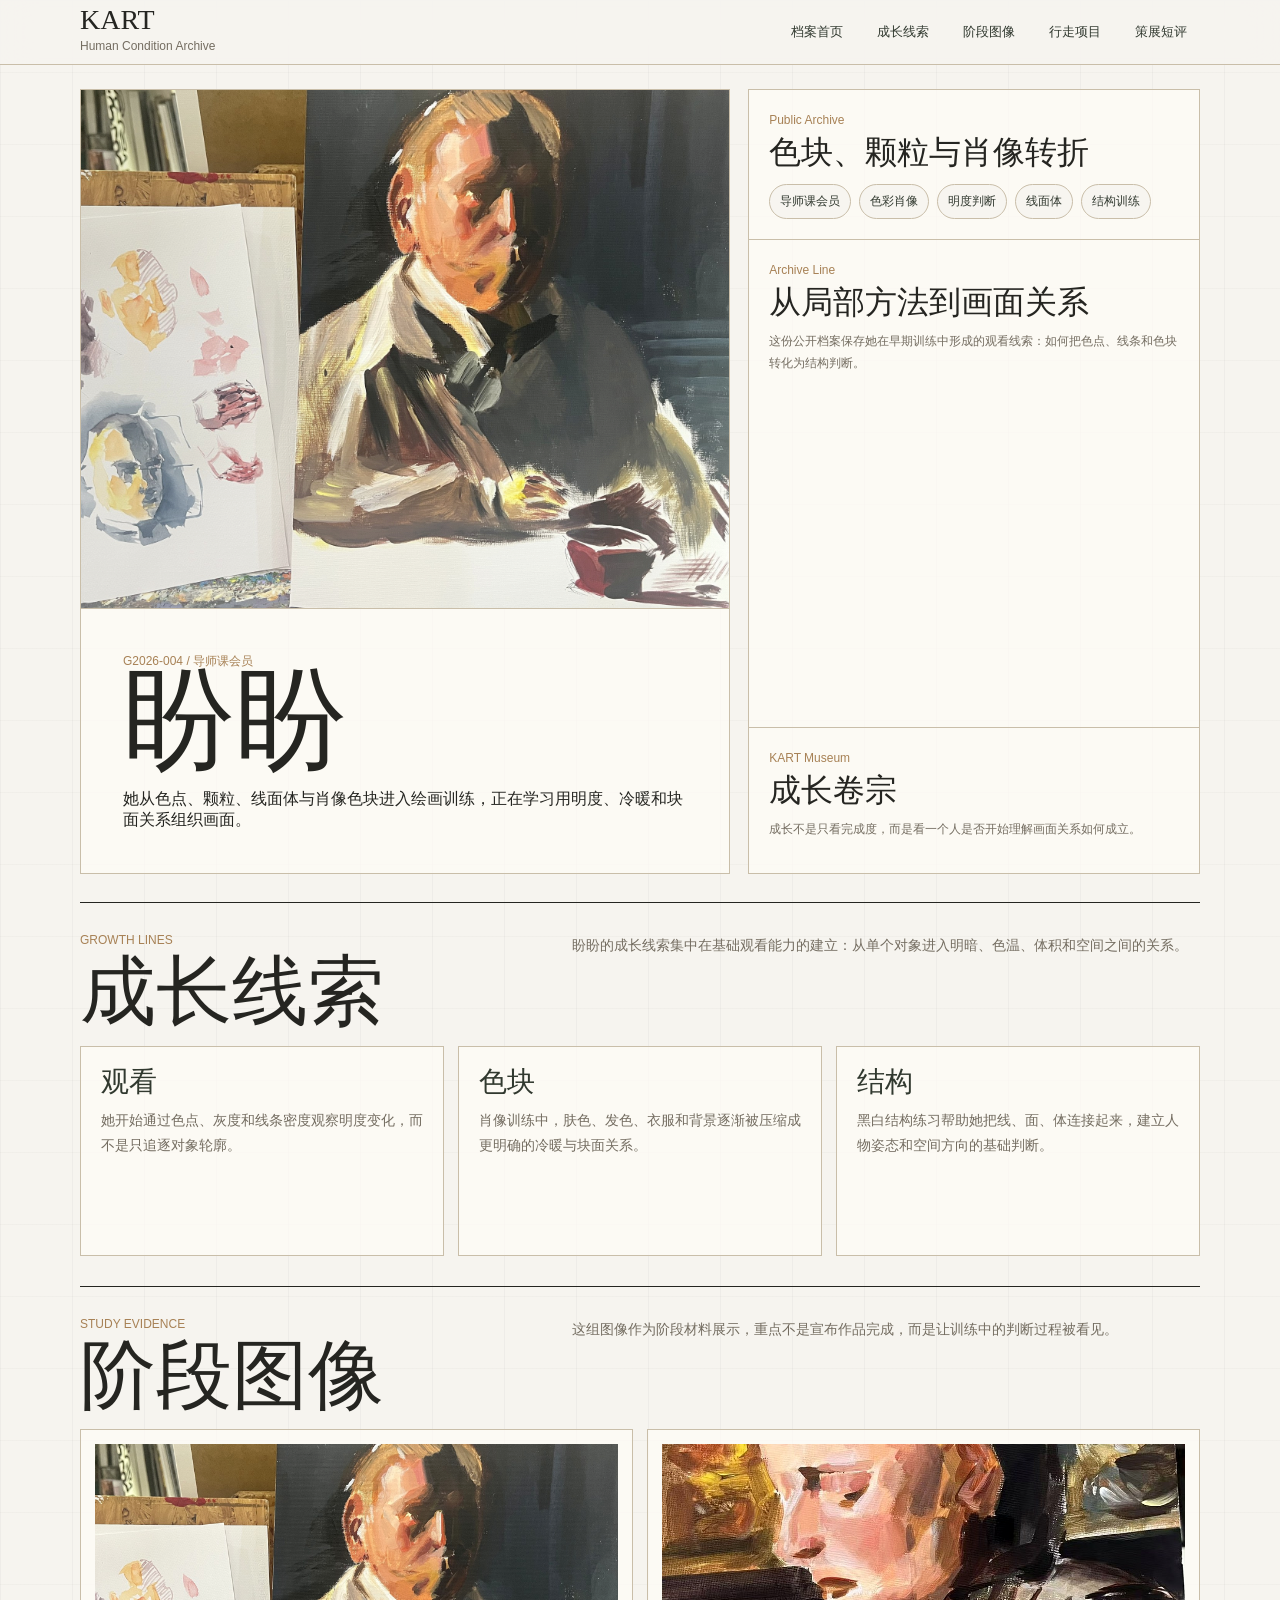
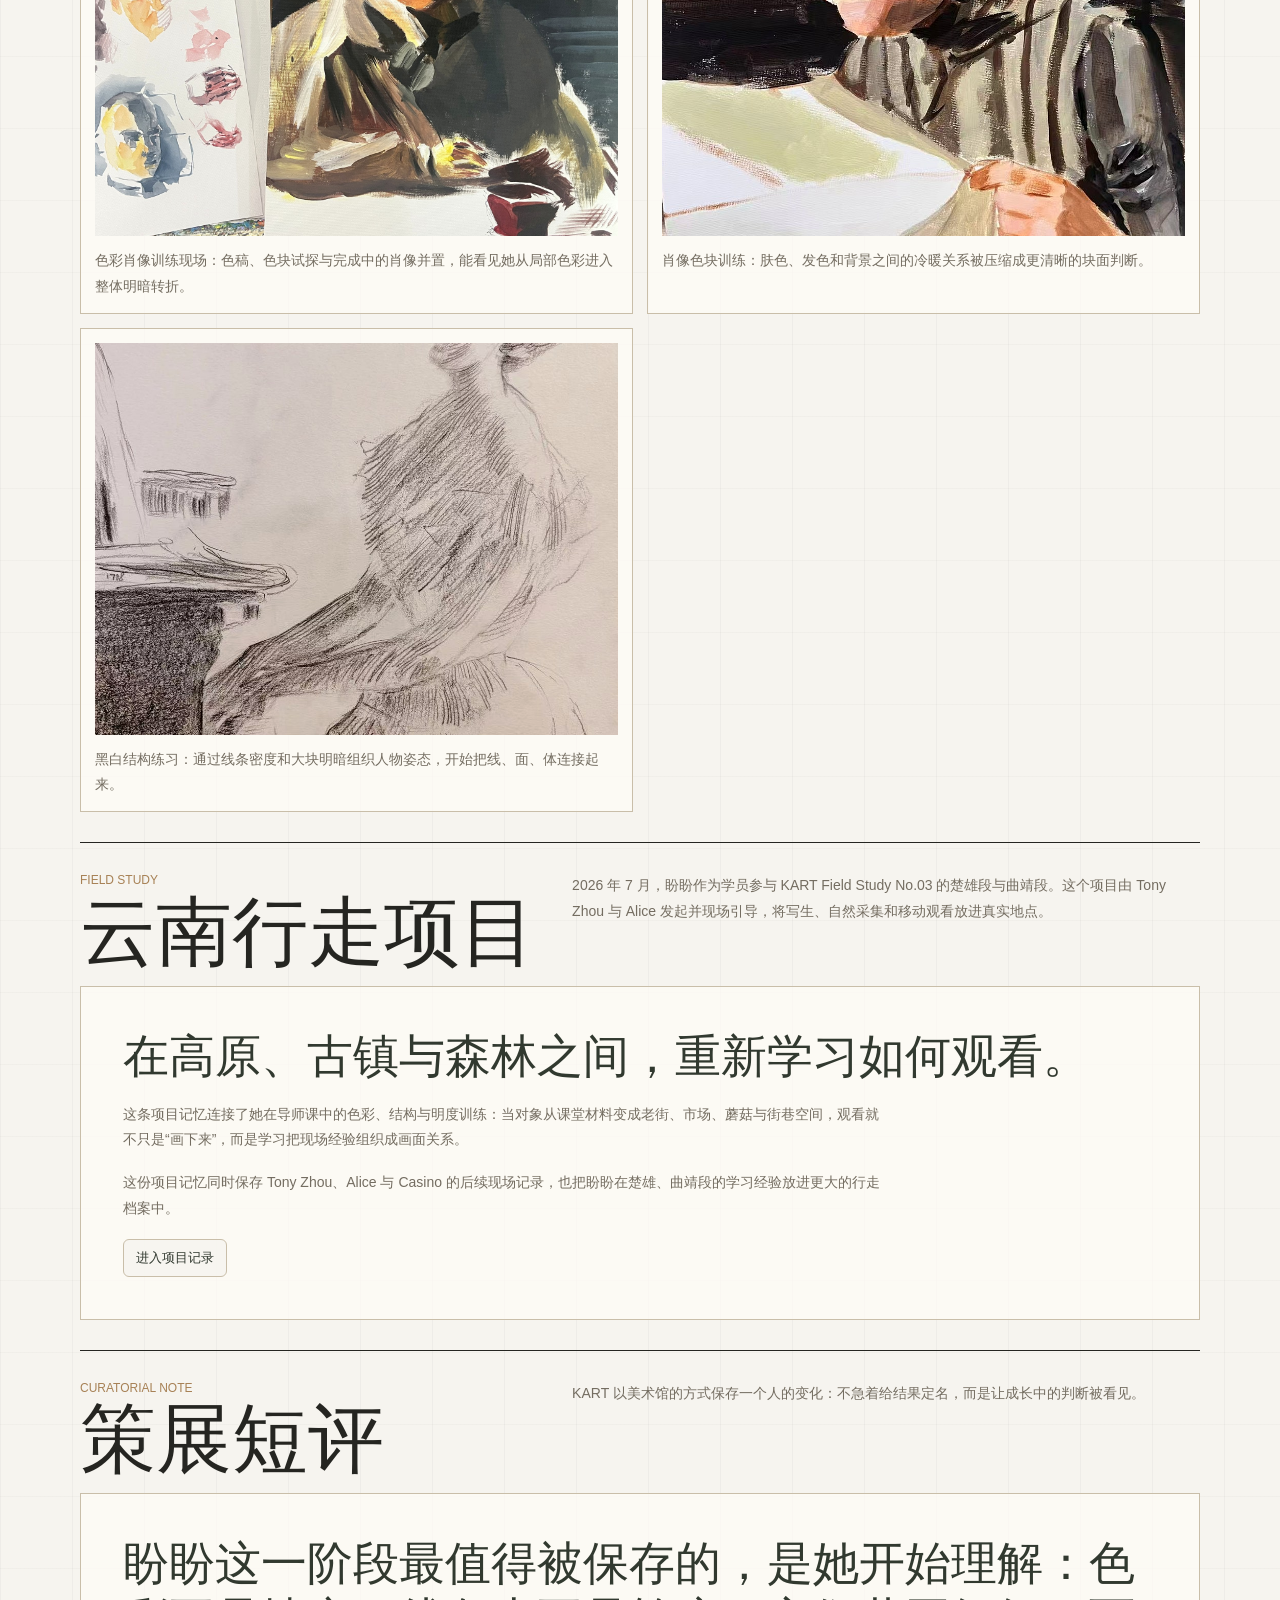
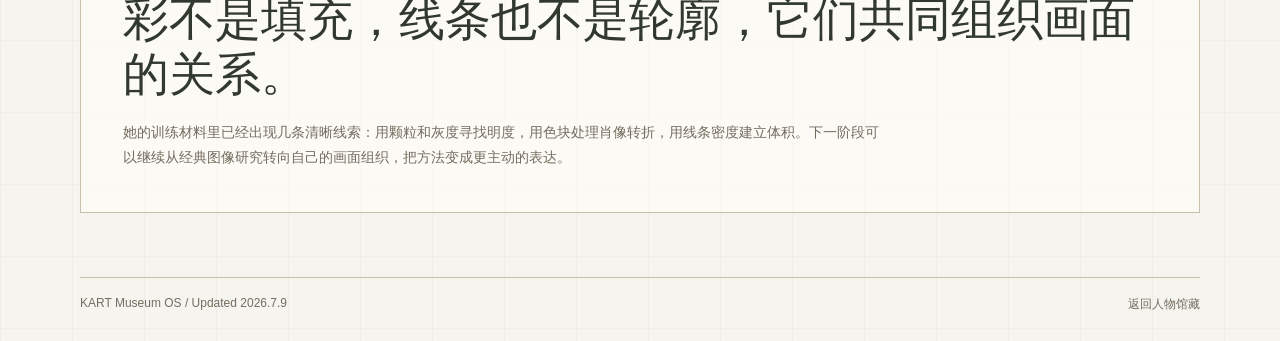
<file: 01_Members/G2026_004_Panpan/index.html>
<!doctype html>
<html lang="zh-CN">
<head>
  <meta charset="utf-8">
  <meta name="viewport" content="width=device-width, initial-scale=1">
  <title>盼盼 | KART Museum</title>
  <link rel="image_src" href="https://tonyzhouacademy-png.github.io/KART_Museum/assets/social/kart-museum-wechat.jpg?v=20260728-1">
  <meta itemprop="image" content="https://tonyzhouacademy-png.github.io/KART_Museum/assets/social/kart-museum-wechat.jpg?v=20260728-1">
  <meta name="description" content="KART Museum：全球艺术史、成员档案、写生与综合项目的长期成长馆藏。">
  <meta property="og:type" content="website">
  <meta property="og:site_name" content="KART Museum">
  <meta property="og:title" content="KART Museum | 全球艺术史与生命档案">
  <meta property="og:description" content="全球艺术史、成员档案、写生与综合项目。">
  <meta property="og:image" content="https://tonyzhouacademy-png.github.io/KART_Museum/assets/social/kart-museum-share-card.jpg?v=20260728-1">
  <meta property="og:image:secure_url" content="https://tonyzhouacademy-png.github.io/KART_Museum/assets/social/kart-museum-share-card.jpg?v=20260728-1">
  <meta property="og:image:type" content="image/jpeg">
  <meta property="og:image:width" content="1200">
  <meta property="og:image:height" content="630">
  <meta property="og:image:alt" content="KART Museum：全球艺术史、成员档案、写生与综合项目">
  <meta name="twitter:card" content="summary_large_image">
  <meta name="twitter:image" content="https://tonyzhouacademy-png.github.io/KART_Museum/assets/social/kart-museum-share-card.jpg?v=20260728-1">
  <style>
    :root {
      --paper: #f6f4ef;
      --white: #fffdf7;
      --ink: #252521;
      --muted: #746d61;
      --line: #c9bea9;
      --wood: #a78155;
      --moss: #31392f;
      --blue: #315f75;
      --sage: #6f7d61;
      --brick: #8a463d;
    }

    * { box-sizing: border-box; }
    html { scroll-behavior: smooth; }

    body {
      margin: 0;
      color: var(--ink);
      background:
        linear-gradient(90deg, rgba(37, 37, 33, .035) 1px, transparent 1px),
        linear-gradient(180deg, rgba(37, 37, 33, .025) 1px, transparent 1px),
        var(--paper);
      background-size: 72px 72px;
      font-family: "Cormorant Garamond", "Times New Roman", "Songti SC", serif;
    }

    a { color: inherit; text-decoration: none; }
    img { display: block; max-width: 100%; }

    .shell {
      width: min(1120px, calc(100% - 32px));
      margin: 0 auto;
    }

    .topbar {
      position: sticky;
      top: 0;
      z-index: 10;
      border-bottom: 1px solid var(--line);
      background: rgba(246, 244, 239, .92);
      backdrop-filter: blur(16px);
    }

    .topbar-inner {
      min-height: 64px;
      display: flex;
      align-items: center;
      justify-content: space-between;
      gap: 18px;
    }

    .brand {
      display: flex;
      flex-direction: column;
      gap: 2px;
    }

    .brand strong {
      font-size: 28px;
      line-height: 1;
      font-weight: 500;
    }

    .brand span,
    .nav a,
    .kicker,
    .meta,
    .tag,
    .card p,
    .lead,
    .figure figcaption,
    .wall-note p,
    .footer {
      font-family: "Helvetica Neue", Arial, sans-serif;
    }

    .brand span,
    .meta,
    .card p,
    .lead,
    .figure figcaption,
    .wall-note p {
      color: var(--muted);
      font-size: 14px;
      line-height: 1.8;
    }

    .brand span,
    .meta,
    .kicker {
      font-size: 12px;
    }

    .nav {
      display: flex;
      gap: 8px;
      flex-wrap: wrap;
      justify-content: flex-end;
    }

    .nav a {
      min-height: 34px;
      padding: 10px 12px;
      border: 1px solid transparent;
      border-radius: 6px;
      color: var(--moss);
      font-size: 13px;
    }

    .nav a:hover {
      border-color: var(--line);
      background: var(--white);
    }

    .hero {
      min-height: calc(100vh - 64px);
      display: grid;
      grid-template-columns: minmax(0, 1.18fr) minmax(280px, .82fr);
      gap: 18px;
      padding: 24px 0 28px;
    }

    .hero-main,
    .side-panel,
    .card,
    .figure,
    .wall-note {
      border: 1px solid var(--line);
      background: rgba(255, 253, 247, .72);
    }

    .hero-main {
      min-height: 620px;
      display: grid;
      grid-template-rows: 1fr auto;
      overflow: hidden;
    }

    .hero-art {
      position: relative;
      min-height: 360px;
      background: #ded5c4;
    }

    .hero-art img {
      width: 100%;
      height: 100%;
      min-height: 360px;
      object-fit: cover;
      filter: saturate(.98) contrast(1.01);
    }

    .hero-art::after {
      content: "";
      position: absolute;
      inset: 0;
      background:
        linear-gradient(180deg, transparent 42%, rgba(246, 244, 239, .18)),
        linear-gradient(90deg, rgba(37, 37, 33, .1), transparent 44%);
      pointer-events: none;
    }

    .hero-copy {
      padding: clamp(22px, 4vw, 42px);
      border-top: 1px solid var(--line);
    }

    h1 {
      margin: 0;
      font-size: clamp(56px, 9vw, 112px);
      line-height: .88;
      font-weight: 400;
    }

    .hero-copy p {
      max-width: 720px;
      margin: 20px 0 0;
    }

    .side-panel {
      display: grid;
      grid-template-rows: auto 1fr auto;
    }

    .side-block {
      padding: 20px;
      border-bottom: 1px solid var(--line);
    }

    .side-block:last-child { border-bottom: 0; }

    .side-block h2,
    .section h2,
    .card h3 {
      margin: 0;
      font-weight: 400;
    }

    .side-block h2 {
      margin-top: 8px;
      font-size: 32px;
      line-height: 1.05;
    }

    .kicker { color: var(--wood); }

    .section-eyebrow {
      display: block;
      margin-bottom: 8px;
      color: var(--wood);
      font-family: "Helvetica Neue", Arial, sans-serif;
      font-size: 12px;
      line-height: 1.2;
      text-transform: uppercase;
    }

    .tags {
      display: flex;
      flex-wrap: wrap;
      gap: 8px;
      margin-top: 14px;
    }

    .tag {
      padding: 8px 10px;
      border: 1px solid var(--line);
      border-radius: 999px;
      color: var(--moss);
      background: rgba(246, 244, 239, .74);
      font-size: 12px;
    }

    .section {
      scroll-margin-top: 88px;
      padding: 30px 0;
      border-top: 1px solid var(--ink);
    }

    .section-head {
      display: grid;
      grid-template-columns: minmax(0, .85fr) minmax(280px, 1.15fr);
      gap: 28px;
      margin-bottom: 18px;
    }

    .section h2 {
      font-size: clamp(34px, 6vw, 76px);
      line-height: .95;
    }

    .lead { margin: 0; }

    .grid {
      display: grid;
      grid-template-columns: repeat(2, minmax(0, 1fr));
      gap: 14px;
    }

    .grid.three {
      grid-template-columns: repeat(3, minmax(0, 1fr));
    }

    .card {
      min-height: 210px;
      padding: 20px;
    }

    .card h3 {
      color: var(--moss);
      font-size: 28px;
      line-height: 1.05;
    }

    .card p { margin: 12px 0 0; }

    .figure {
      margin: 0;
      min-height: 320px;
      padding: 14px;
    }

    .figure img {
      width: 100%;
      aspect-ratio: 4 / 3;
      object-fit: cover;
      background: #ded5c4;
      filter: saturate(.98) contrast(1.01);
    }

    .figure figcaption {
      margin: 12px 0 0;
    }

    .wall-note {
      padding: clamp(22px, 4vw, 42px);
    }

    .wall-note blockquote {
      margin: 0;
      color: var(--moss);
      font-size: clamp(26px, 4vw, 46px);
      line-height: 1.2;
    }

    .wall-note p {
      margin: 18px 0 0;
      max-width: 760px;
    }

    .text-link {
      display: inline-flex;
      align-items: center;
      min-height: 38px;
      margin-top: 18px;
      padding: 9px 12px;
      border: 1px solid var(--line);
      border-radius: 6px;
      color: var(--moss);
      background: rgba(246, 244, 239, .72);
      font-family: "Helvetica Neue", Arial, sans-serif;
      font-size: 13px;
      line-height: 1.2;
    }

    .text-link:hover {
      border-color: var(--wood);
      background: var(--white);
    }

    .footer {
      margin-top: 34px;
      padding: 18px 0 28px;
      border-top: 1px solid var(--line);
      display: flex;
      justify-content: space-between;
      gap: 18px;
      color: var(--muted);
      font-size: 12px;
    }

    @media (max-width: 760px) {
      .topbar-inner,
      .footer {
        align-items: flex-start;
        flex-direction: column;
      }

      .hero,
      .section-head,
      .grid,
      .grid.three {
        grid-template-columns: 1fr;
      }

      .hero-main {
        min-height: auto;
      }

      .hero-art,
      .hero-art img {
        min-height: 320px;
      }
    }
  </style>
</head>
<body>
  <header class="topbar">
    <div class="shell topbar-inner">
      <a class="brand" href="../../index.html#members">
        <strong>KART</strong>
        <span>Human Condition Archive</span>
      </a>
      <nav class="nav" aria-label="Panpan archive sections">
        <a href="#profile">档案首页</a>
        <a href="#growth">成长线索</a>
        <a href="#evidence">阶段图像</a>
        <a href="#field-study">行走项目</a>
        <a href="#note">策展短评</a>
      </nav>
    </div>
  </header>

  <main class="shell">
    <section class="hero" id="profile">
      <div class="hero-main">
        <div class="hero-art">
          <img src="images/panpan-portrait-process-display.jpeg" alt="Panpan color portrait process study">
        </div>
        <div class="hero-copy">
          <span class="kicker">G2026-004 / 导师课会员</span>
          <h1>盼盼</h1>
          <p>她从色点、颗粒、线面体与肖像色块进入绘画训练，正在学习用明度、冷暖和块面关系组织画面。</p>
        </div>
      </div>

      <aside class="side-panel" aria-label="Archive summary">
        <div class="side-block">
          <span class="kicker">Public Archive</span>
          <h2>色块、颗粒与肖像转折</h2>
          <div class="tags">
            <span class="tag">导师课会员</span>
            <span class="tag">色彩肖像</span>
            <span class="tag">明度判断</span>
            <span class="tag">线面体</span>
            <span class="tag">结构训练</span>
          </div>
        </div>
        <div class="side-block">
          <span class="kicker">Archive Line</span>
          <h2>从局部方法到画面关系</h2>
          <p class="meta">这份公开档案保存她在早期训练中形成的观看线索：如何把色点、线条和色块转化为结构判断。</p>
        </div>
        <div class="side-block">
          <span class="kicker">KART Museum</span>
          <h2>成长卷宗</h2>
          <p class="meta">成长不是只看完成度，而是看一个人是否开始理解画面关系如何成立。</p>
        </div>
      </aside>
    </section>

    <section class="section" id="growth">
      <div class="section-head">
        <div>
          <span class="section-eyebrow">Growth Lines</span>
          <h2>成长线索</h2>
        </div>
        <p class="lead">盼盼的成长线索集中在基础观看能力的建立：从单个对象进入明暗、色温、体积和空间之间的关系。</p>
      </div>
      <div class="grid three">
        <article class="card">
          <h3>观看</h3>
          <p>她开始通过色点、灰度和线条密度观察明度变化，而不是只追逐对象轮廓。</p>
        </article>
        <article class="card">
          <h3>色块</h3>
          <p>肖像训练中，肤色、发色、衣服和背景逐渐被压缩成更明确的冷暖与块面关系。</p>
        </article>
        <article class="card">
          <h3>结构</h3>
          <p>黑白结构练习帮助她把线、面、体连接起来，建立人物姿态和空间方向的基础判断。</p>
        </article>
      </div>
    </section>

    <section class="section" id="evidence">
      <div class="section-head">
        <div>
          <span class="section-eyebrow">Study Evidence</span>
          <h2>阶段图像</h2>
        </div>
        <p class="lead">这组图像作为阶段材料展示，重点不是宣布作品完成，而是让训练中的判断过程被看见。</p>
      </div>
      <div class="grid">
        <figure class="figure">
          <img src="images/panpan-portrait-process-display.jpeg" alt="Color portrait process study with swatches">
          <figcaption>色彩肖像训练现场：色稿、色块试探与完成中的肖像并置，能看见她从局部色彩进入整体明暗转折。</figcaption>
        </figure>
        <figure class="figure">
          <img src="images/panpan-color-portrait-display.jpeg" alt="Color portrait block study">
          <figcaption>肖像色块训练：肤色、发色和背景之间的冷暖关系被压缩成更清晰的块面判断。</figcaption>
        </figure>
        <figure class="figure">
          <img src="images/panpan-line-structure-display.jpeg" alt="Black and white figure structure study">
          <figcaption>黑白结构练习：通过线条密度和大块明暗组织人物姿态，开始把线、面、体连接起来。</figcaption>
        </figure>
      </div>
    </section>

    <section class="section" id="field-study">
      <div class="section-head">
        <div>
          <span class="section-eyebrow">Field Study</span>
          <h2>云南行走项目</h2>
        </div>
        <p class="lead">2026 年 7 月，盼盼作为学员参与 KART Field Study No.03 的楚雄段与曲靖段。这个项目由 Tony Zhou 与 Alice 发起并现场引导，将写生、自然采集和移动观看放进真实地点。</p>
      </div>
      <div class="wall-note">
        <blockquote>在高原、古镇与森林之间，重新学习如何观看。</blockquote>
        <p>这条项目记忆连接了她在导师课中的色彩、结构与明度训练：当对象从课堂材料变成老街、市场、蘑菇与街巷空间，观看就不只是“画下来”，而是学习把现场经验组织成画面关系。</p>
        <p>这份项目记忆同时保存 Tony Zhou、Alice 与 Casino 的后续现场记录，也把盼盼在楚雄、曲靖段的学习经验放进更大的行走档案中。</p>
        <a class="text-link" href="../../02_Projects/Field_Study_No03_Yunnan/index.html">进入项目记录</a>
      </div>
    </section>

    <section class="section" id="note">
      <div class="section-head">
        <div>
          <span class="section-eyebrow">Curatorial Note</span>
          <h2>策展短评</h2>
        </div>
        <p class="lead">KART 以美术馆的方式保存一个人的变化：不急着给结果定名，而是让成长中的判断被看见。</p>
      </div>
      <div class="wall-note">
        <blockquote>盼盼这一阶段最值得被保存的，是她开始理解：色彩不是填充，线条也不是轮廓，它们共同组织画面的关系。</blockquote>
        <p>她的训练材料里已经出现几条清晰线索：用颗粒和灰度寻找明度，用色块处理肖像转折，用线条密度建立体积。下一阶段可以继续从经典图像研究转向自己的画面组织，把方法变成更主动的表达。</p>
      </div>
    </section>

    <footer class="footer">
      <span>KART Museum OS / Updated 2026.7.9</span>
      <span><a href="../../index.html#members">返回人物馆藏</a></span>
    </footer>
  </main>
</body>
</html>
</file>
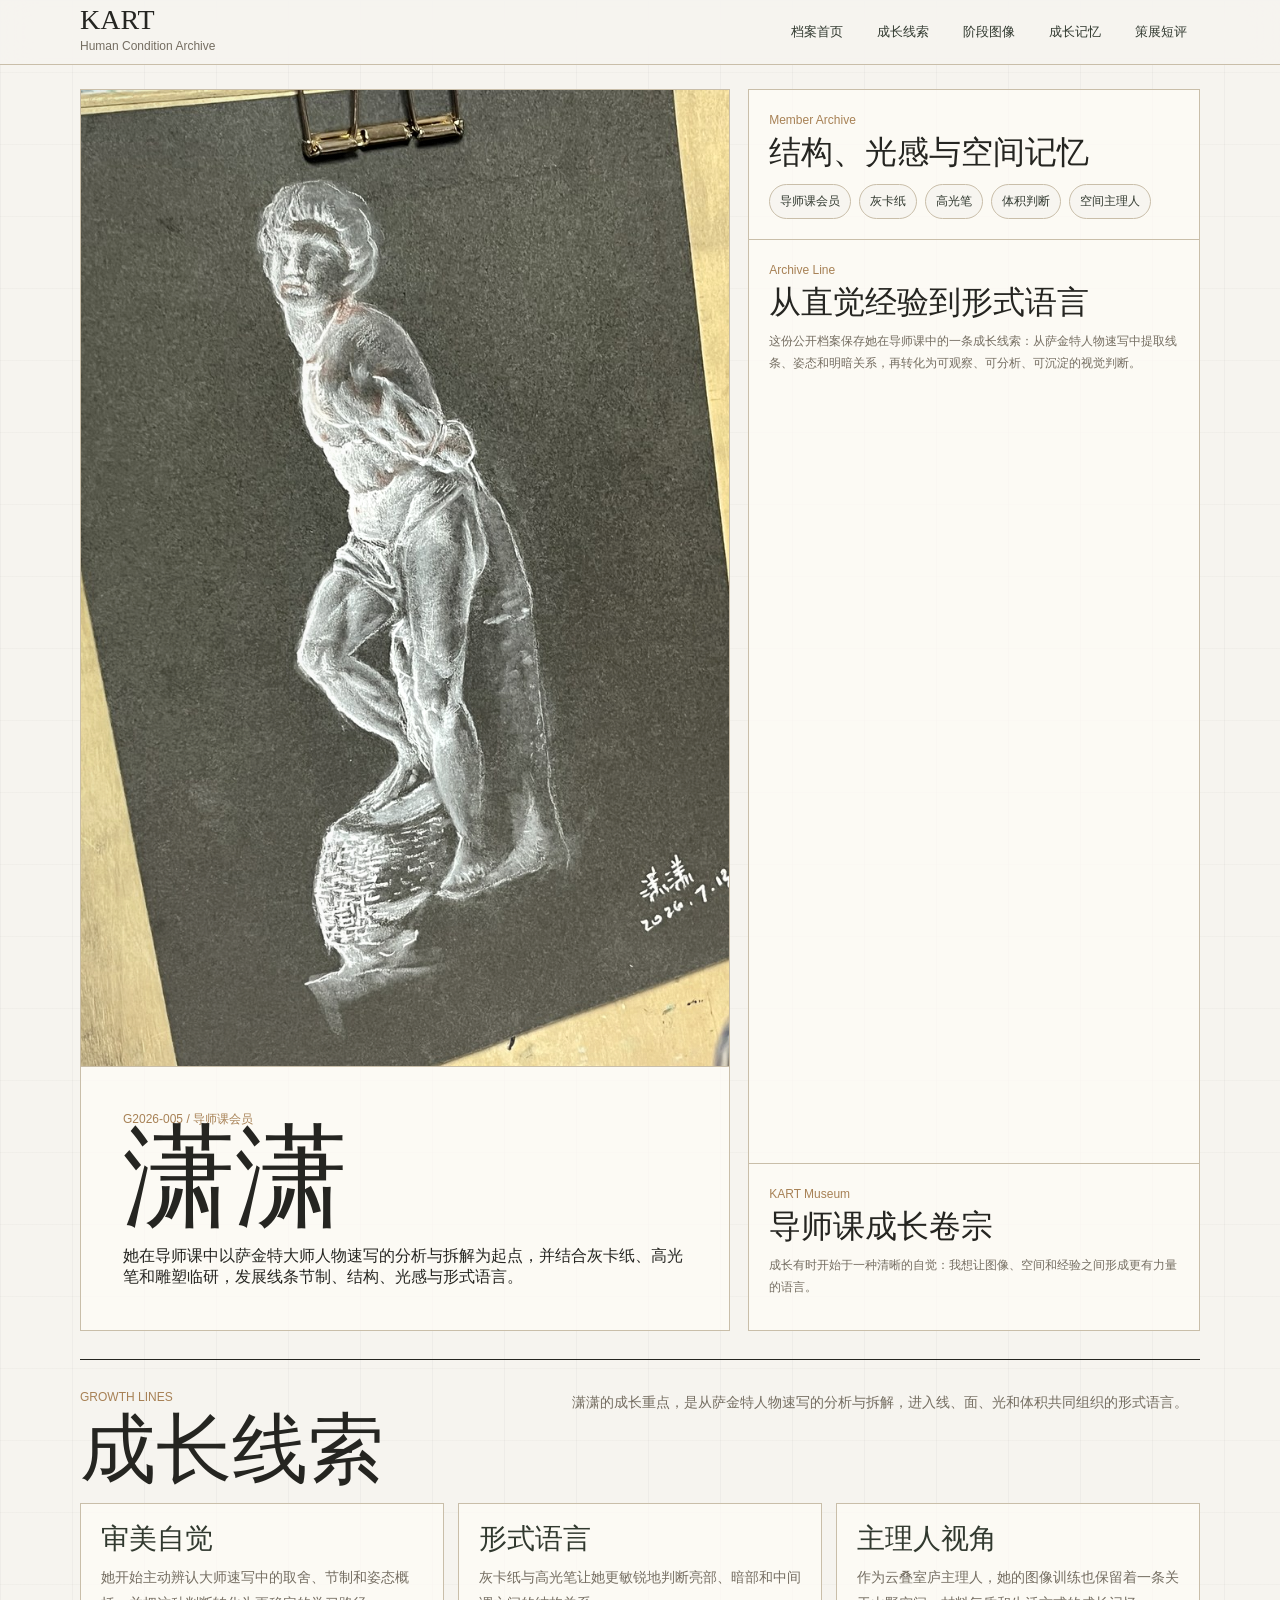
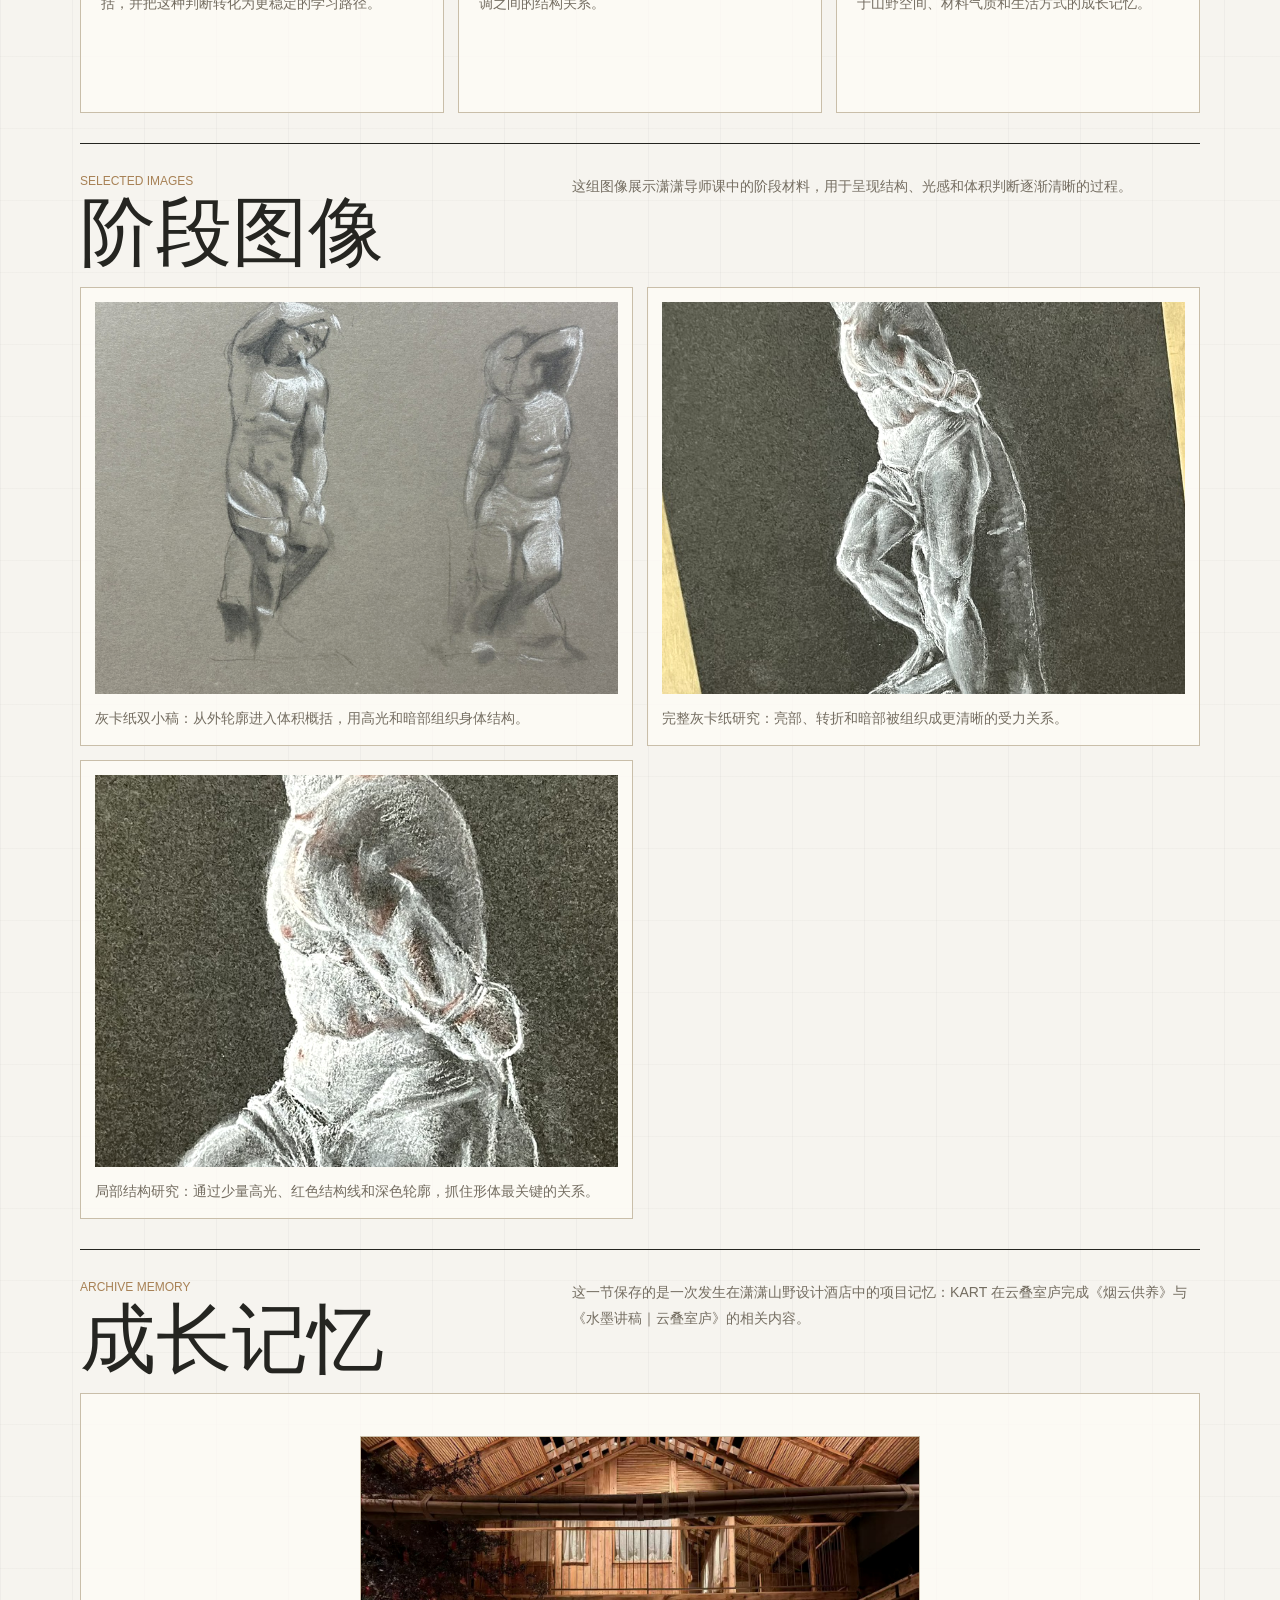
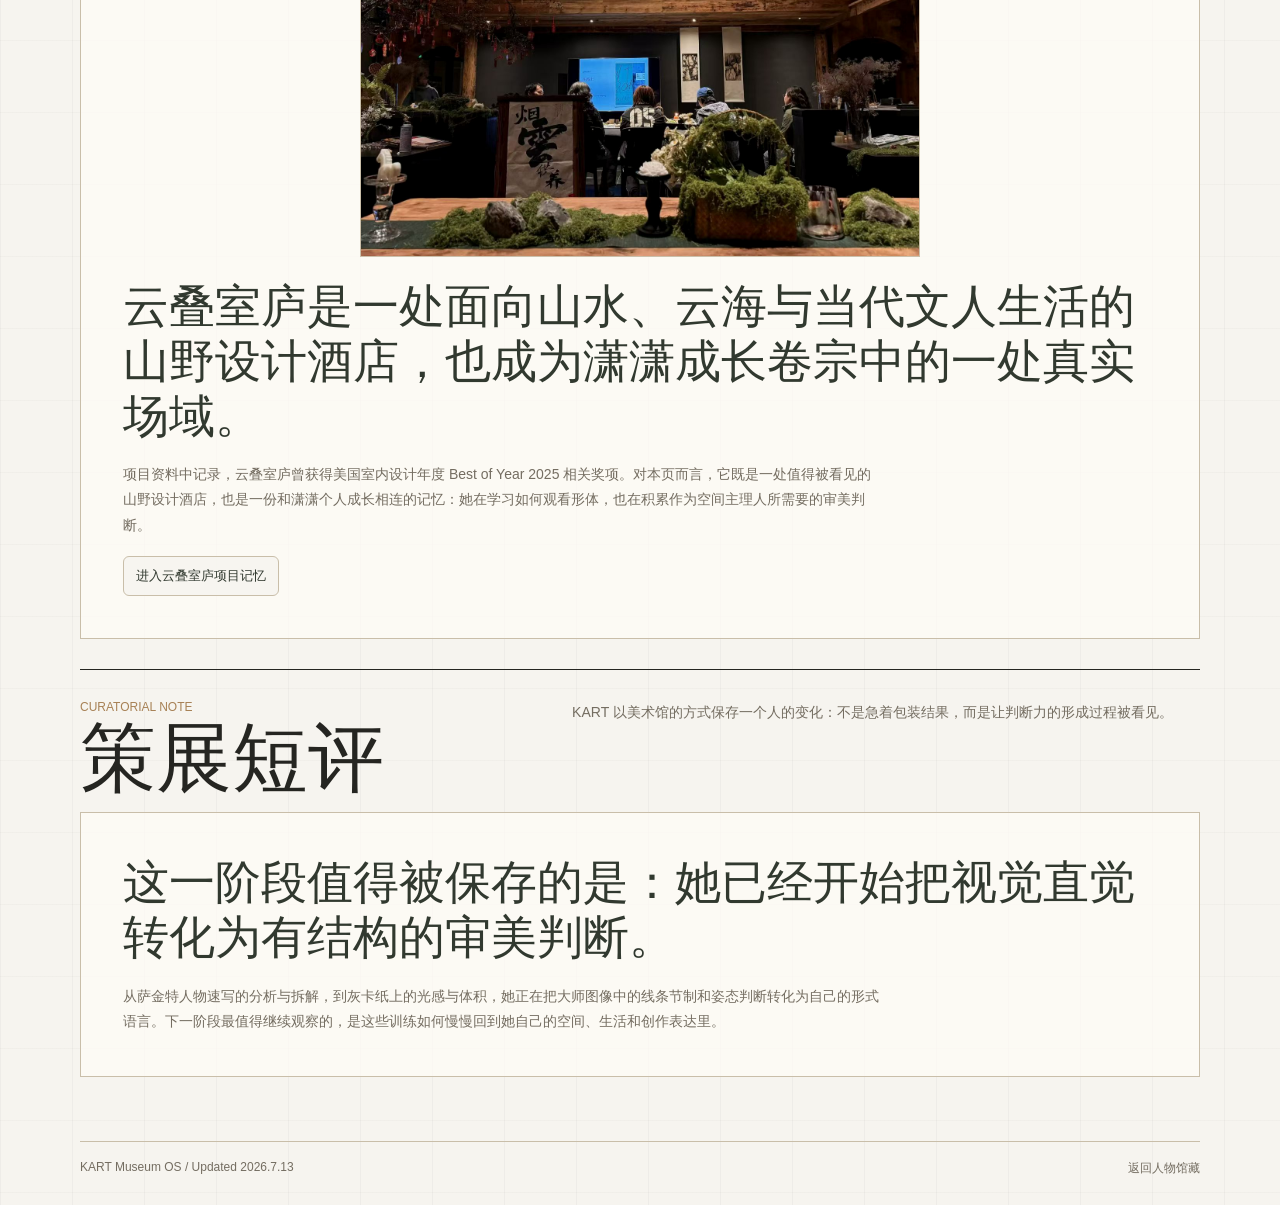
<file: 01_Members/G2026_005_Xiaoxiao/index.html>
<!doctype html>
<html lang="zh-CN">
<head>
  <meta charset="utf-8">
  <meta name="viewport" content="width=device-width, initial-scale=1">
  <title>潇潇 | KART Museum</title>
  <link rel="image_src" href="https://tonyzhouacademy-png.github.io/KART_Museum/assets/social/kart-museum-wechat.jpg?v=20260728-1">
  <meta itemprop="image" content="https://tonyzhouacademy-png.github.io/KART_Museum/assets/social/kart-museum-wechat.jpg?v=20260728-1">
  <meta name="description" content="KART Museum：全球艺术史、成员档案、写生与综合项目的长期成长馆藏。">
  <meta property="og:type" content="website">
  <meta property="og:site_name" content="KART Museum">
  <meta property="og:title" content="KART Museum | 全球艺术史与生命档案">
  <meta property="og:description" content="全球艺术史、成员档案、写生与综合项目。">
  <meta property="og:image" content="https://tonyzhouacademy-png.github.io/KART_Museum/assets/social/kart-museum-share-card.jpg?v=20260728-1">
  <meta property="og:image:secure_url" content="https://tonyzhouacademy-png.github.io/KART_Museum/assets/social/kart-museum-share-card.jpg?v=20260728-1">
  <meta property="og:image:type" content="image/jpeg">
  <meta property="og:image:width" content="1200">
  <meta property="og:image:height" content="630">
  <meta property="og:image:alt" content="KART Museum：全球艺术史、成员档案、写生与综合项目">
  <meta name="twitter:card" content="summary_large_image">
  <meta name="twitter:image" content="https://tonyzhouacademy-png.github.io/KART_Museum/assets/social/kart-museum-share-card.jpg?v=20260728-1">
  <style>
    :root {
      --paper: #f6f4ef;
      --white: #fffdf7;
      --ink: #252521;
      --muted: #746d61;
      --line: #c9bea9;
      --wood: #a78155;
      --moss: #31392f;
      --blue: #315f75;
      --sage: #6f7d61;
      --brick: #8a463d;
    }

    * { box-sizing: border-box; }
    html { scroll-behavior: smooth; }

    body {
      margin: 0;
      color: var(--ink);
      background:
        linear-gradient(90deg, rgba(37, 37, 33, .035) 1px, transparent 1px),
        linear-gradient(180deg, rgba(37, 37, 33, .025) 1px, transparent 1px),
        var(--paper);
      background-size: 72px 72px;
      font-family: "Cormorant Garamond", "Times New Roman", "Songti SC", serif;
    }

    a { color: inherit; text-decoration: none; }
    img { display: block; max-width: 100%; }

    .shell {
      width: min(1120px, calc(100% - 32px));
      margin: 0 auto;
    }

    .topbar {
      position: sticky;
      top: 0;
      z-index: 10;
      border-bottom: 1px solid var(--line);
      background: rgba(246, 244, 239, .92);
      backdrop-filter: blur(16px);
    }

    .topbar-inner {
      min-height: 64px;
      display: flex;
      align-items: center;
      justify-content: space-between;
      gap: 18px;
    }

    .brand {
      display: flex;
      flex-direction: column;
      gap: 2px;
    }

    .brand strong {
      font-size: 28px;
      line-height: 1;
      font-weight: 500;
    }

    .brand span,
    .nav a,
    .kicker,
    .meta,
    .tag,
    .card p,
    .lead,
    .figure figcaption,
    .wall-note p,
    .footer {
      font-family: "Helvetica Neue", Arial, sans-serif;
    }

    .brand span,
    .meta,
    .card p,
    .lead,
    .figure figcaption,
    .wall-note p {
      color: var(--muted);
      font-size: 14px;
      line-height: 1.8;
    }

    .brand span,
    .meta,
    .kicker {
      font-size: 12px;
    }

    .nav {
      display: flex;
      gap: 8px;
      flex-wrap: wrap;
      justify-content: flex-end;
    }

    .nav a {
      min-height: 34px;
      padding: 10px 12px;
      border: 1px solid transparent;
      border-radius: 6px;
      color: var(--moss);
      font-size: 13px;
    }

    .nav a:hover {
      border-color: var(--line);
      background: var(--white);
    }

    .hero {
      min-height: calc(100vh - 64px);
      display: grid;
      grid-template-columns: minmax(0, 1.18fr) minmax(280px, .82fr);
      gap: 18px;
      padding: 24px 0 28px;
    }

    .hero-main,
    .side-panel,
    .card,
    .figure,
    .wall-note {
      border: 1px solid var(--line);
      background: rgba(255, 253, 247, .72);
    }

    .hero-main {
      min-height: 620px;
      display: grid;
      grid-template-rows: 1fr auto;
      overflow: hidden;
    }

    .hero-art {
      position: relative;
      min-height: 360px;
      background: #ded5c4;
    }

    .hero-art img {
      width: 100%;
      height: 100%;
      min-height: 360px;
      object-fit: cover;
      filter: saturate(.96) contrast(1.03);
    }

    .hero-art::after {
      content: "";
      position: absolute;
      inset: 0;
      background:
        linear-gradient(180deg, transparent 44%, rgba(246, 244, 239, .18)),
        linear-gradient(90deg, rgba(37, 37, 33, .1), transparent 46%);
      pointer-events: none;
    }

    .hero-copy {
      padding: clamp(22px, 4vw, 42px);
      border-top: 1px solid var(--line);
    }

    h1 {
      margin: 0;
      font-size: clamp(56px, 9vw, 112px);
      line-height: .88;
      font-weight: 400;
    }

    .hero-copy p {
      max-width: 720px;
      margin: 20px 0 0;
    }

    .side-panel {
      display: grid;
      grid-template-rows: auto 1fr auto;
    }

    .side-block {
      padding: 20px;
      border-bottom: 1px solid var(--line);
    }

    .side-block:last-child { border-bottom: 0; }

    .side-block h2,
    .section h2,
    .card h3 {
      margin: 0;
      font-weight: 400;
    }

    .side-block h2 {
      margin-top: 8px;
      font-size: 32px;
      line-height: 1.05;
    }

    .kicker { color: var(--wood); }

    .section-eyebrow {
      display: block;
      margin-bottom: 8px;
      color: var(--wood);
      font-family: "Helvetica Neue", Arial, sans-serif;
      font-size: 12px;
      line-height: 1.2;
      text-transform: uppercase;
    }

    .tags {
      display: flex;
      flex-wrap: wrap;
      gap: 8px;
      margin-top: 14px;
    }

    .tag {
      padding: 8px 10px;
      border: 1px solid var(--line);
      border-radius: 999px;
      color: var(--moss);
      background: rgba(246, 244, 239, .74);
      font-size: 12px;
    }

    .section {
      scroll-margin-top: 88px;
      padding: 30px 0;
      border-top: 1px solid var(--ink);
    }

    .section-head {
      display: grid;
      grid-template-columns: minmax(0, .85fr) minmax(280px, 1.15fr);
      gap: 28px;
      margin-bottom: 18px;
    }

    .section h2 {
      font-size: clamp(34px, 6vw, 76px);
      line-height: .95;
    }

    .lead { margin: 0; }

    .grid {
      display: grid;
      grid-template-columns: repeat(2, minmax(0, 1fr));
      gap: 14px;
    }

    .grid.three {
      grid-template-columns: repeat(3, minmax(0, 1fr));
    }

    .card {
      min-height: 210px;
      padding: 20px;
    }

    .card h3 {
      color: var(--moss);
      font-size: 28px;
      line-height: 1.05;
    }

    .card p { margin: 12px 0 0; }

    .figure {
      margin: 0;
      min-height: 320px;
      padding: 14px;
    }

    .figure img {
      width: 100%;
      aspect-ratio: 4 / 3;
      object-fit: cover;
      background: #ded5c4;
      filter: saturate(.96) contrast(1.03);
    }

    .figure figcaption {
      margin: 12px 0 0;
    }

    .wall-note {
      padding: clamp(22px, 4vw, 42px);
    }

    .wall-note blockquote {
      margin: 0;
      color: var(--moss);
      font-size: clamp(26px, 4vw, 46px);
      line-height: 1.2;
    }

    .wall-note p {
      margin: 18px 0 0;
      max-width: 760px;
    }

    .memory-image {
      width: min(100%, 560px);
      height: auto;
      max-height: none;
      margin-bottom: 22px;
      margin-left: auto;
      margin-right: auto;
      object-fit: contain;
      border: 1px solid var(--line);
      background: #ded5c4;
      filter: saturate(.98) contrast(1.02);
    }

    .text-link {
      display: inline-flex;
      margin-top: 18px;
      padding: 10px 12px;
      border: 1px solid var(--line);
      border-radius: 6px;
      color: var(--moss);
      font-family: "Helvetica Neue", Arial, sans-serif;
      font-size: 13px;
      background: rgba(246, 244, 239, .74);
    }

    .footer {
      margin-top: 34px;
      padding: 18px 0 28px;
      border-top: 1px solid var(--line);
      display: flex;
      justify-content: space-between;
      gap: 18px;
      color: var(--muted);
      font-size: 12px;
    }

    @media (max-width: 760px) {
      .topbar-inner,
      .footer {
        align-items: flex-start;
        flex-direction: column;
      }

      .hero,
      .section-head,
      .grid,
      .grid.three {
        grid-template-columns: 1fr;
      }

      .hero-main {
        min-height: auto;
      }

      .hero-art,
      .hero-art img {
        min-height: 320px;
      }
    }
  </style>
</head>
<body>
  <header class="topbar">
    <div class="shell topbar-inner">
      <a class="brand" href="../../index.html#members">
        <strong>KART</strong>
        <span>Human Condition Archive</span>
      </a>
      <nav class="nav" aria-label="Xiaoxiao archive sections">
        <a href="#profile">档案首页</a>
        <a href="#growth">成长线索</a>
        <a href="#evidence">阶段图像</a>
        <a href="#memory">成长记忆</a>
        <a href="#note">策展短评</a>
      </nav>
    </div>
  </header>

  <main class="shell">
    <section class="hero" id="profile">
      <div class="hero-main">
        <div class="hero-art">
          <img src="images/xiaoxiao-slave-full-study.jpeg" alt="Xiaoxiao gray card figure structure study">
        </div>
        <div class="hero-copy">
          <span class="kicker">G2026-005 / 导师课会员</span>
          <h1>潇潇</h1>
          <p>她在导师课中以萨金特大师人物速写的分析与拆解为起点，并结合灰卡纸、高光笔和雕塑临研，发展线条节制、结构、光感与形式语言。</p>
        </div>
      </div>

      <aside class="side-panel" aria-label="Archive summary">
        <div class="side-block">
          <span class="kicker">Member Archive</span>
          <h2>结构、光感与空间记忆</h2>
          <div class="tags">
            <span class="tag">导师课会员</span>
            <span class="tag">灰卡纸</span>
            <span class="tag">高光笔</span>
            <span class="tag">体积判断</span>
            <span class="tag">空间主理人</span>
          </div>
        </div>
        <div class="side-block">
          <span class="kicker">Archive Line</span>
          <h2>从直觉经验到形式语言</h2>
          <p class="meta">这份公开档案保存她在导师课中的一条成长线索：从萨金特人物速写中提取线条、姿态和明暗关系，再转化为可观察、可分析、可沉淀的视觉判断。</p>
        </div>
        <div class="side-block">
          <span class="kicker">KART Museum</span>
          <h2>导师课成长卷宗</h2>
          <p class="meta">成长有时开始于一种清晰的自觉：我想让图像、空间和经验之间形成更有力量的语言。</p>
        </div>
      </aside>
    </section>

    <section class="section" id="growth">
      <div class="section-head">
        <div>
          <span class="section-eyebrow">Growth Lines</span>
          <h2>成长线索</h2>
        </div>
        <p class="lead">潇潇的成长重点，是从萨金特人物速写的分析与拆解，进入线、面、光和体积共同组织的形式语言。</p>
      </div>
      <div class="grid three">
        <article class="card">
          <h3>审美自觉</h3>
          <p>她开始主动辨认大师速写中的取舍、节制和姿态概括，并把这种判断转化为更稳定的学习路径。</p>
        </article>
        <article class="card">
          <h3>形式语言</h3>
          <p>灰卡纸与高光笔让她更敏锐地判断亮部、暗部和中间调之间的结构关系。</p>
        </article>
        <article class="card">
          <h3>主理人视角</h3>
          <p>作为云叠室庐主理人，她的图像训练也保留着一条关于山野空间、材料气质和生活方式的成长记忆。</p>
        </article>
      </div>
    </section>

    <section class="section" id="evidence">
      <div class="section-head">
        <div>
          <span class="section-eyebrow">Selected Images</span>
          <h2>阶段图像</h2>
        </div>
        <p class="lead">这组图像展示潇潇导师课中的阶段材料，用于呈现结构、光感和体积判断逐渐清晰的过程。</p>
      </div>
      <div class="grid">
        <figure class="figure">
          <img src="images/xiaoxiao-gray-card-two-studies.jpeg" alt="Two gray card figure studies by Xiaoxiao">
          <figcaption>灰卡纸双小稿：从外轮廓进入体积概括，用高光和暗部组织身体结构。</figcaption>
        </figure>
        <figure class="figure">
          <img src="images/xiaoxiao-slave-full-study.jpeg" alt="Full gray card figure study by Xiaoxiao">
          <figcaption>完整灰卡纸研究：亮部、转折和暗部被组织成更清晰的受力关系。</figcaption>
        </figure>
        <figure class="figure">
          <img src="images/xiaoxiao-slave-detail-study.jpeg" alt="Detail of Xiaoxiao gray card figure study">
          <figcaption>局部结构研究：通过少量高光、红色结构线和深色轮廓，抓住形体最关键的关系。</figcaption>
        </figure>
      </div>
    </section>

    <section class="section" id="memory">
      <div class="section-head">
        <div>
          <span class="section-eyebrow">Archive Memory</span>
          <h2>成长记忆</h2>
        </div>
        <p class="lead">这一节保存的是一次发生在潇潇山野设计酒店中的项目记忆：KART 在云叠室庐完成《烟云供养》与《水墨讲稿｜云叠室庐》的相关内容。</p>
      </div>
      <div class="wall-note">
        <img class="memory-image" src="yundie-shilu/images/event-space.jpg" alt="云叠室庐文化活动现场">
        <blockquote>云叠室庐是一处面向山水、云海与当代文人生活的山野设计酒店，也成为潇潇成长卷宗中的一处真实场域。</blockquote>
        <p>项目资料中记录，云叠室庐曾获得美国室内设计年度 Best of Year 2025 相关奖项。对本页而言，它既是一处值得被看见的山野设计酒店，也是一份和潇潇个人成长相连的记忆：她在学习如何观看形体，也在积累作为空间主理人所需要的审美判断。</p>
        <a class="text-link" href="yundie-shilu/index.html">进入云叠室庐项目记忆</a>
      </div>
    </section>

    <section class="section" id="note">
      <div class="section-head">
        <div>
          <span class="section-eyebrow">Curatorial Note</span>
          <h2>策展短评</h2>
        </div>
        <p class="lead">KART 以美术馆的方式保存一个人的变化：不是急着包装结果，而是让判断力的形成过程被看见。</p>
      </div>
      <div class="wall-note">
        <blockquote>这一阶段值得被保存的是：她已经开始把视觉直觉转化为有结构的审美判断。</blockquote>
        <p>从萨金特人物速写的分析与拆解，到灰卡纸上的光感与体积，她正在把大师图像中的线条节制和姿态判断转化为自己的形式语言。下一阶段最值得继续观察的，是这些训练如何慢慢回到她自己的空间、生活和创作表达里。</p>
      </div>
    </section>

    <footer class="footer">
      <span>KART Museum OS / Updated 2026.7.13</span>
      <span><a href="../../index.html#members">返回人物馆藏</a></span>
    </footer>
  </main>
</body>
</html>
</file>
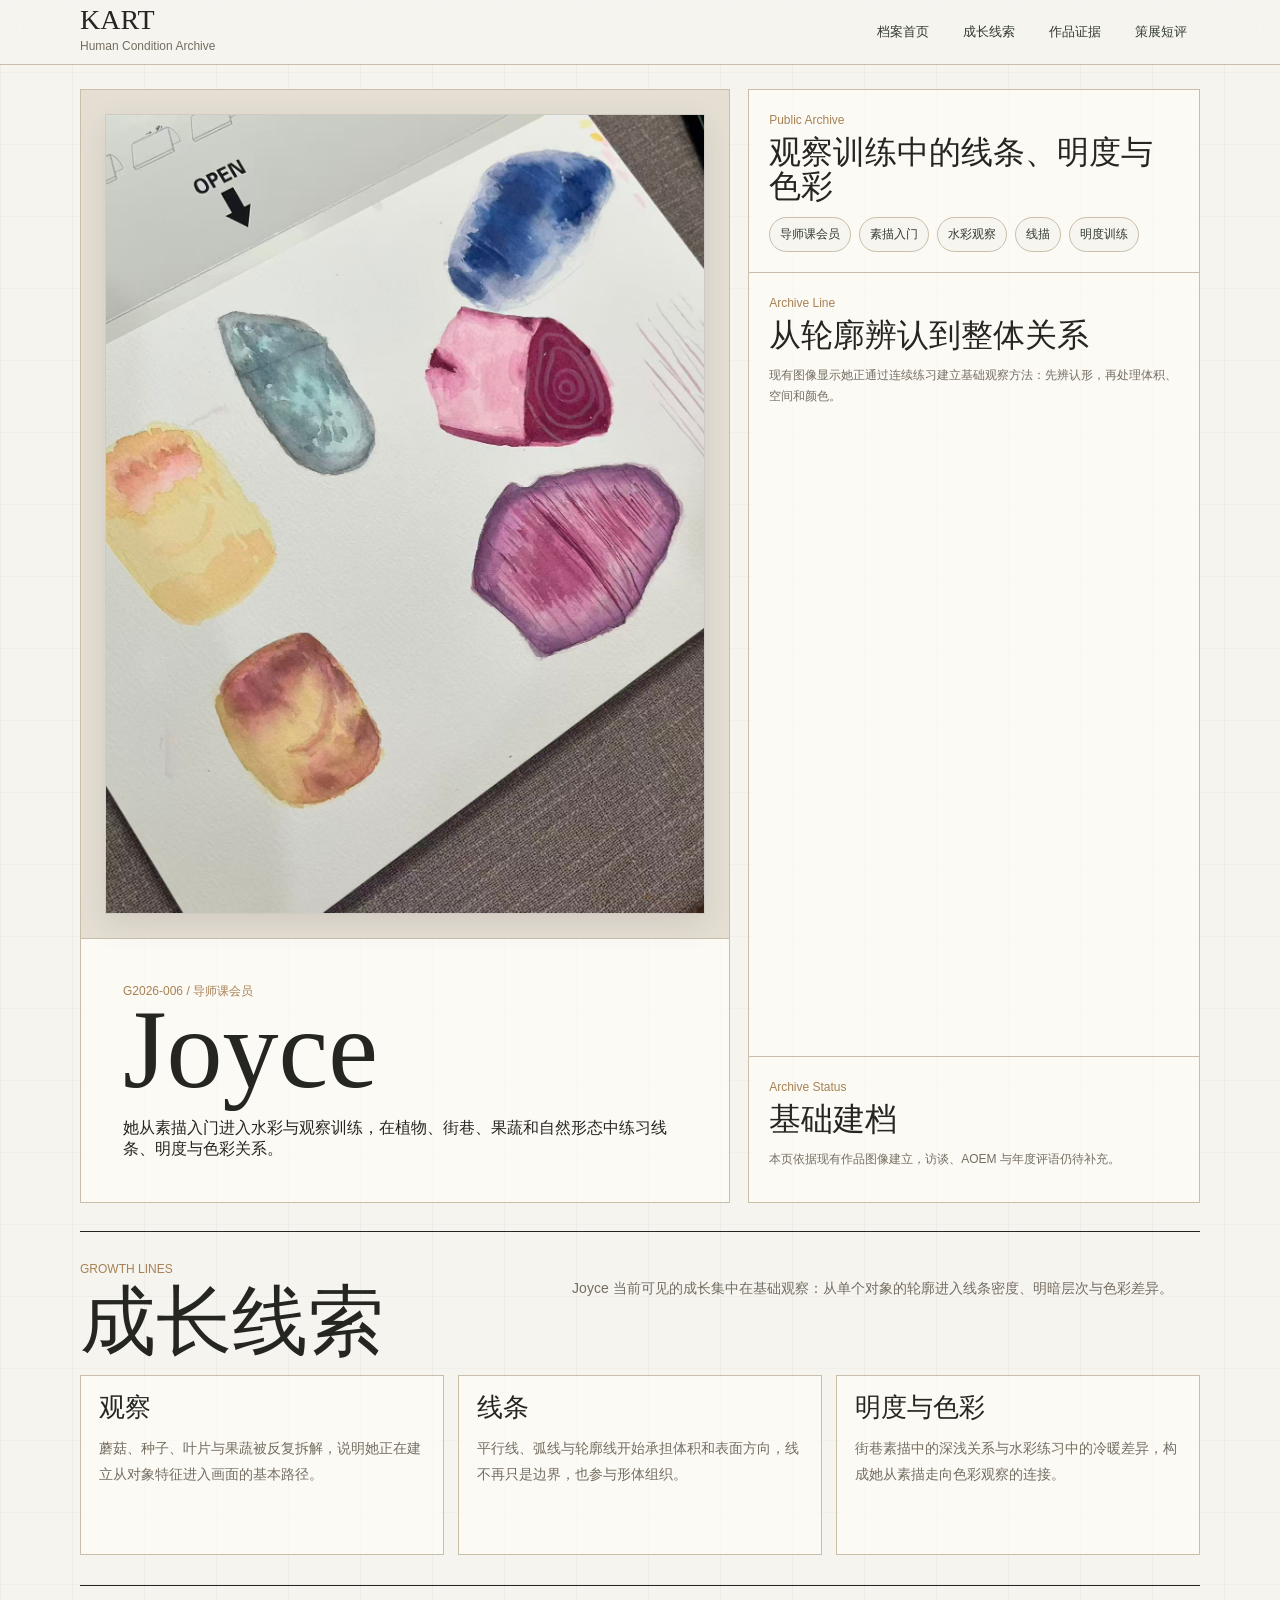
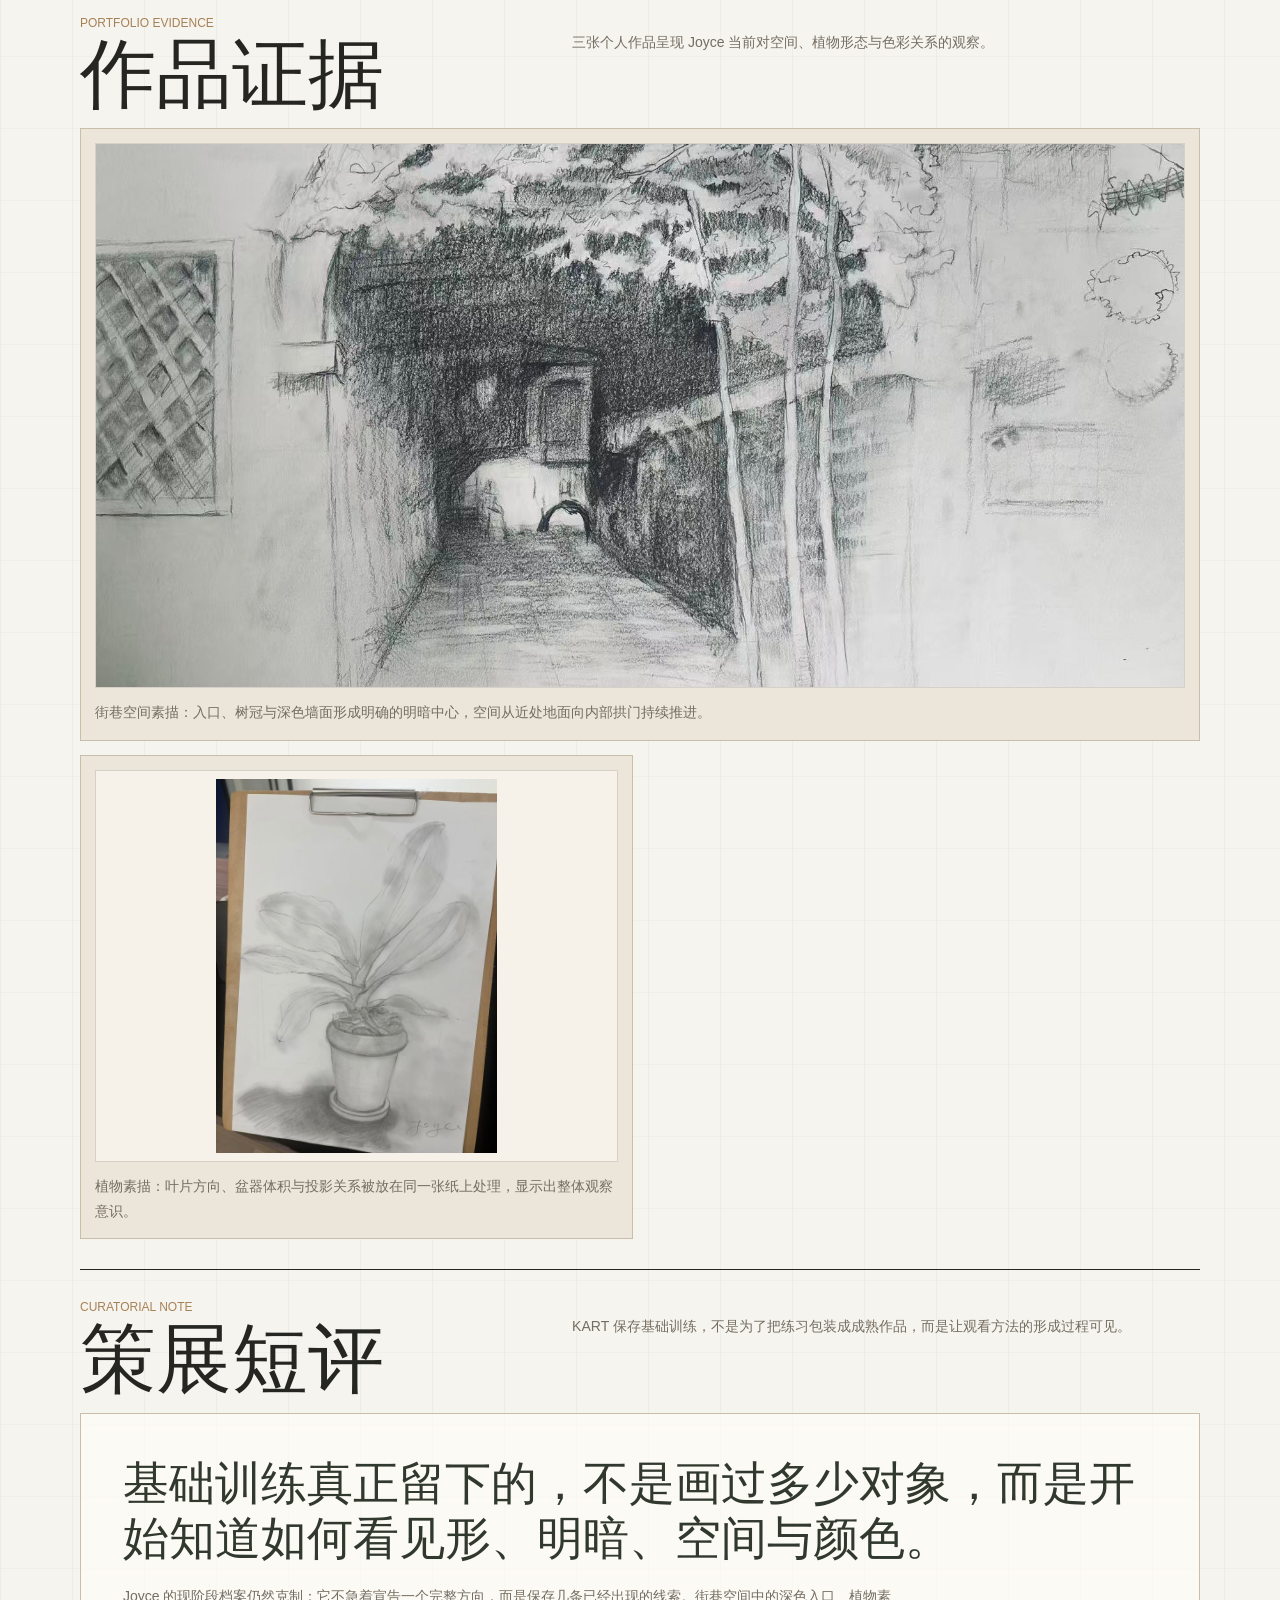
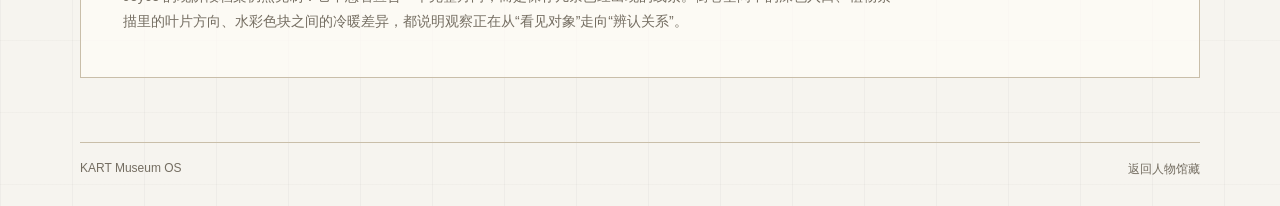
<file: 01_Members/G2026_006_Joyce/index.html>
<!doctype html>
<html lang="zh-CN">
<head>
  <meta charset="utf-8">
  <meta name="viewport" content="width=device-width, initial-scale=1">
  <title>Joyce | KART Museum</title>
  <link rel="image_src" href="https://tonyzhouacademy-png.github.io/KART_Museum/assets/social/kart-museum-wechat.jpg?v=20260728-1">
  <meta itemprop="image" content="https://tonyzhouacademy-png.github.io/KART_Museum/assets/social/kart-museum-wechat.jpg?v=20260728-1">
  <meta name="description" content="KART Museum：全球艺术史、成员档案、写生与综合项目的长期成长馆藏。">
  <meta property="og:type" content="website">
  <meta property="og:site_name" content="KART Museum">
  <meta property="og:title" content="KART Museum | 全球艺术史与生命档案">
  <meta property="og:description" content="全球艺术史、成员档案、写生与综合项目。">
  <meta property="og:image" content="https://tonyzhouacademy-png.github.io/KART_Museum/assets/social/kart-museum-share-card.jpg?v=20260728-1">
  <meta property="og:image:secure_url" content="https://tonyzhouacademy-png.github.io/KART_Museum/assets/social/kart-museum-share-card.jpg?v=20260728-1">
  <meta property="og:image:type" content="image/jpeg">
  <meta property="og:image:width" content="1200">
  <meta property="og:image:height" content="630">
  <meta property="og:image:alt" content="KART Museum：全球艺术史、成员档案、写生与综合项目">
  <meta name="twitter:card" content="summary_large_image">
  <meta name="twitter:image" content="https://tonyzhouacademy-png.github.io/KART_Museum/assets/social/kart-museum-share-card.jpg?v=20260728-1">
  <style>
    :root {
      --paper: #f6f4ef;
      --white: #fffdf7;
      --ink: #252521;
      --muted: #746d61;
      --line: #c9bea9;
      --wood: #a78155;
      --moss: #31392f;
      --blue: #315f75;
      --sage: #6f7d61;
      --plum: #744a63;
    }

    * { box-sizing: border-box; }
    html { scroll-behavior: smooth; }

    body {
      margin: 0;
      color: var(--ink);
      background:
        linear-gradient(90deg, rgba(37, 37, 33, .035) 1px, transparent 1px),
        linear-gradient(180deg, rgba(37, 37, 33, .025) 1px, transparent 1px),
        var(--paper);
      background-size: 72px 72px;
      font-family: "Cormorant Garamond", "Times New Roman", "Songti SC", serif;
    }

    a { color: inherit; text-decoration: none; }
    img { display: block; max-width: 100%; }

    .shell {
      width: min(1120px, calc(100% - 32px));
      margin: 0 auto;
    }

    .topbar {
      position: sticky;
      top: 0;
      z-index: 10;
      border-bottom: 1px solid var(--line);
      background: rgba(246, 244, 239, .92);
      backdrop-filter: blur(16px);
    }

    .topbar-inner {
      min-height: 64px;
      display: flex;
      align-items: center;
      justify-content: space-between;
      gap: 18px;
    }

    .brand {
      display: flex;
      flex-direction: column;
      gap: 2px;
    }

    .brand strong {
      font-size: 28px;
      line-height: 1;
      font-weight: 500;
    }

    .brand span,
    .nav a,
    .kicker,
    .meta,
    .tag,
    .card p,
    .lead,
    .figure figcaption,
    .wall-note p,
    .footer {
      font-family: "Helvetica Neue", Arial, sans-serif;
    }

    .brand span,
    .meta,
    .card p,
    .lead,
    .figure figcaption,
    .wall-note p {
      color: var(--muted);
      font-size: 14px;
      line-height: 1.8;
    }

    .brand span,
    .meta,
    .kicker {
      font-size: 12px;
    }

    .nav {
      display: flex;
      gap: 8px;
      flex-wrap: wrap;
      justify-content: flex-end;
    }

    .nav a {
      min-height: 34px;
      padding: 10px 12px;
      border: 1px solid transparent;
      border-radius: 6px;
      color: var(--moss);
      font-size: 13px;
    }

    .nav a:hover {
      border-color: var(--line);
      background: var(--white);
    }

    .hero {
      min-height: calc(100vh - 64px);
      display: grid;
      grid-template-columns: minmax(0, 1.18fr) minmax(280px, .82fr);
      gap: 18px;
      padding: 24px 0 28px;
    }

    .hero-main,
    .side-panel,
    .card,
    .figure,
    .wall-note {
      border: 1px solid var(--line);
      background: rgba(255, 253, 247, .72);
    }

    .hero-main {
      min-height: 620px;
      display: grid;
      grid-template-rows: 1fr auto;
      overflow: hidden;
    }

    .hero-art {
      min-height: 380px;
      padding: clamp(14px, 2vw, 24px);
      background: #e4ded3;
    }

    .hero-art img {
      width: 100%;
      height: 100%;
      min-height: 350px;
      object-fit: contain;
      border: 1px solid rgba(37, 37, 33, .18);
      box-shadow: 0 10px 28px rgba(37, 37, 33, .1);
      background: #f3efe7;
      filter: saturate(.98) contrast(1.01);
    }

    .hero-copy {
      padding: clamp(22px, 4vw, 42px);
      border-top: 1px solid var(--line);
    }

    h1 {
      margin: 0;
      font-size: clamp(56px, 9vw, 112px);
      line-height: .88;
      font-weight: 400;
    }

    .hero-copy p {
      max-width: 720px;
      margin: 20px 0 0;
    }

    .side-panel {
      display: grid;
      grid-template-rows: auto 1fr auto;
    }

    .side-block {
      padding: 20px;
      border-bottom: 1px solid var(--line);
    }

    .side-block:last-child { border-bottom: 0; }

    .side-block h2,
    .section h2,
    .card h3 {
      margin: 0;
      font-weight: 400;
    }

    .side-block h2 {
      margin-top: 8px;
      font-size: 32px;
      line-height: 1.05;
    }

    .kicker,
    .section-eyebrow {
      color: var(--wood);
    }

    .section-eyebrow {
      display: block;
      margin-bottom: 8px;
      font-family: "Helvetica Neue", Arial, sans-serif;
      font-size: 12px;
      line-height: 1.2;
      text-transform: uppercase;
    }

    .tags {
      display: flex;
      flex-wrap: wrap;
      gap: 8px;
      margin-top: 14px;
    }

    .tag {
      padding: 8px 10px;
      border: 1px solid var(--line);
      border-radius: 999px;
      color: var(--moss);
      background: rgba(246, 244, 239, .74);
      font-size: 12px;
    }

    .section {
      scroll-margin-top: 88px;
      padding: 30px 0;
      border-top: 1px solid var(--ink);
    }

    .section-head {
      display: grid;
      grid-template-columns: minmax(0, .85fr) minmax(280px, 1.15fr);
      gap: 28px;
      margin-bottom: 18px;
    }

    .section h2 {
      font-size: clamp(34px, 6vw, 76px);
      line-height: .95;
    }

    .grid {
      display: grid;
      grid-template-columns: repeat(2, minmax(0, 1fr));
      gap: 14px;
    }

    .grid.three {
      grid-template-columns: repeat(3, minmax(0, 1fr));
    }

    .card {
      min-height: 180px;
      padding: 18px;
    }

    .card h3 {
      margin-bottom: 10px;
      font-size: 26px;
      line-height: 1.1;
    }

    .figure {
      margin: 0;
      padding: 14px;
      background: #ebe5da;
    }

    .figure img {
      width: 100%;
      aspect-ratio: 4 / 3;
      object-fit: contain;
      padding: 8px;
      border: 1px solid rgba(37, 37, 33, .16);
      background: #f5f1e8;
      filter: saturate(.98) contrast(1.01);
    }

    .figure.featured {
      grid-column: 1 / -1;
    }

    .figure.featured img {
      aspect-ratio: 16 / 8;
      object-fit: cover;
      object-position: center 50%;
      padding: 0;
    }

    .figure figcaption {
      margin-top: 12px;
    }

    .wall-note {
      padding: clamp(22px, 4vw, 42px);
    }

    .wall-note blockquote {
      margin: 0;
      color: var(--moss);
      font-size: clamp(26px, 4vw, 46px);
      line-height: 1.2;
    }

    .wall-note p {
      margin: 18px 0 0;
      max-width: 780px;
    }

    .footer {
      margin-top: 34px;
      padding: 18px 0 28px;
      border-top: 1px solid var(--line);
      display: flex;
      justify-content: space-between;
      gap: 18px;
      color: var(--muted);
      font-size: 12px;
    }

    @media (max-width: 760px) {
      .topbar-inner,
      .footer {
        align-items: flex-start;
        flex-direction: column;
      }

      .hero,
      .section-head,
      .grid,
      .grid.three {
        grid-template-columns: 1fr;
      }

      .hero-main {
        min-height: auto;
      }

      .hero-art,
      .hero-art img {
        min-height: 320px;
      }

      .figure.featured {
        grid-column: auto;
      }
    }
  </style>
</head>
<body>
  <header class="topbar">
    <div class="shell topbar-inner">
      <a class="brand" href="../../index.html#members">
        <strong>KART</strong>
        <span>Human Condition Archive</span>
      </a>
      <nav class="nav" aria-label="Joyce archive sections">
        <a href="#profile">档案首页</a>
        <a href="#growth">成长线索</a>
        <a href="#evidence">作品证据</a>
        <a href="#note">策展短评</a>
      </nav>
    </div>
  </header>

  <main class="shell">
    <section class="hero" id="profile">
      <div class="hero-main">
        <div class="hero-art">
          <img src="images/joyce-color-observation.jpg" alt="Joyce watercolor color and form observation study">
        </div>
        <div class="hero-copy">
          <span class="kicker">G2026-006 / 导师课会员</span>
          <h1>Joyce</h1>
          <p>她从素描入门进入水彩与观察训练，在植物、街巷、果蔬和自然形态中练习线条、明度与色彩关系。</p>
        </div>
      </div>

      <aside class="side-panel" aria-label="Archive summary">
        <div class="side-block">
          <span class="kicker">Public Archive</span>
          <h2>观察训练中的线条、明度与色彩</h2>
          <div class="tags">
            <span class="tag">导师课会员</span>
            <span class="tag">素描入门</span>
            <span class="tag">水彩观察</span>
            <span class="tag">线描</span>
            <span class="tag">明度训练</span>
          </div>
        </div>
        <div class="side-block">
          <span class="kicker">Archive Line</span>
          <h2>从轮廓辨认到整体关系</h2>
          <p class="meta">现有图像显示她正通过连续练习建立基础观察方法：先辨认形，再处理体积、空间和颜色。</p>
        </div>
        <div class="side-block">
          <span class="kicker">Archive Status</span>
          <h2>基础建档</h2>
          <p class="meta">本页依据现有作品图像建立，访谈、AOEM 与年度评语仍待补充。</p>
        </div>
      </aside>
    </section>

    <section class="section" id="growth">
      <div class="section-head">
        <div>
          <span class="section-eyebrow">Growth Lines</span>
          <h2>成长线索</h2>
        </div>
        <p class="lead">Joyce 当前可见的成长集中在基础观察：从单个对象的轮廓进入线条密度、明暗层次与色彩差异。</p>
      </div>
      <div class="grid three">
        <article class="card">
          <h3>观察</h3>
          <p>蘑菇、种子、叶片与果蔬被反复拆解，说明她正在建立从对象特征进入画面的基本路径。</p>
        </article>
        <article class="card">
          <h3>线条</h3>
          <p>平行线、弧线与轮廓线开始承担体积和表面方向，线不再只是边界，也参与形体组织。</p>
        </article>
        <article class="card">
          <h3>明度与色彩</h3>
          <p>街巷素描中的深浅关系与水彩练习中的冷暖差异，构成她从素描走向色彩观察的连接。</p>
        </article>
      </div>
    </section>

    <section class="section" id="evidence">
      <div class="section-head">
        <div>
          <span class="section-eyebrow">Portfolio Evidence</span>
          <h2>作品证据</h2>
        </div>
        <p class="lead">三张个人作品呈现 Joyce 当前对空间、植物形态与色彩关系的观察。</p>
      </div>
      <div class="grid">
        <figure class="figure featured">
          <img src="images/joyce-urban-threshold.jpg" alt="Joyce graphite study of a shaded urban passage">
          <figcaption>街巷空间素描：入口、树冠与深色墙面形成明确的明暗中心，空间从近处地面向内部拱门持续推进。</figcaption>
        </figure>
        <figure class="figure">
          <img src="images/joyce-plant-study.jpg" alt="Joyce graphite plant observation drawing">
          <figcaption>植物素描：叶片方向、盆器体积与投影关系被放在同一张纸上处理，显示出整体观察意识。</figcaption>
        </figure>
      </div>
    </section>

    <section class="section" id="note">
      <div class="section-head">
        <div>
          <span class="section-eyebrow">Curatorial Note</span>
          <h2>策展短评</h2>
        </div>
        <p class="lead">KART 保存基础训练，不是为了把练习包装成成熟作品，而是让观看方法的形成过程可见。</p>
      </div>
      <div class="wall-note">
        <blockquote>基础训练真正留下的，不是画过多少对象，而是开始知道如何看见形、明暗、空间与颜色。</blockquote>
        <p>Joyce 的现阶段档案仍然克制：它不急着宣告一个完整方向，而是保存几条已经出现的线索。街巷空间中的深色入口、植物素描里的叶片方向、水彩色块之间的冷暖差异，都说明观察正在从“看见对象”走向“辨认关系”。</p>
      </div>
    </section>

    <footer class="footer">
      <span>KART Museum OS</span>
      <span><a href="../../index.html#members">返回人物馆藏</a></span>
    </footer>
  </main>
</body>
</html>
</file>
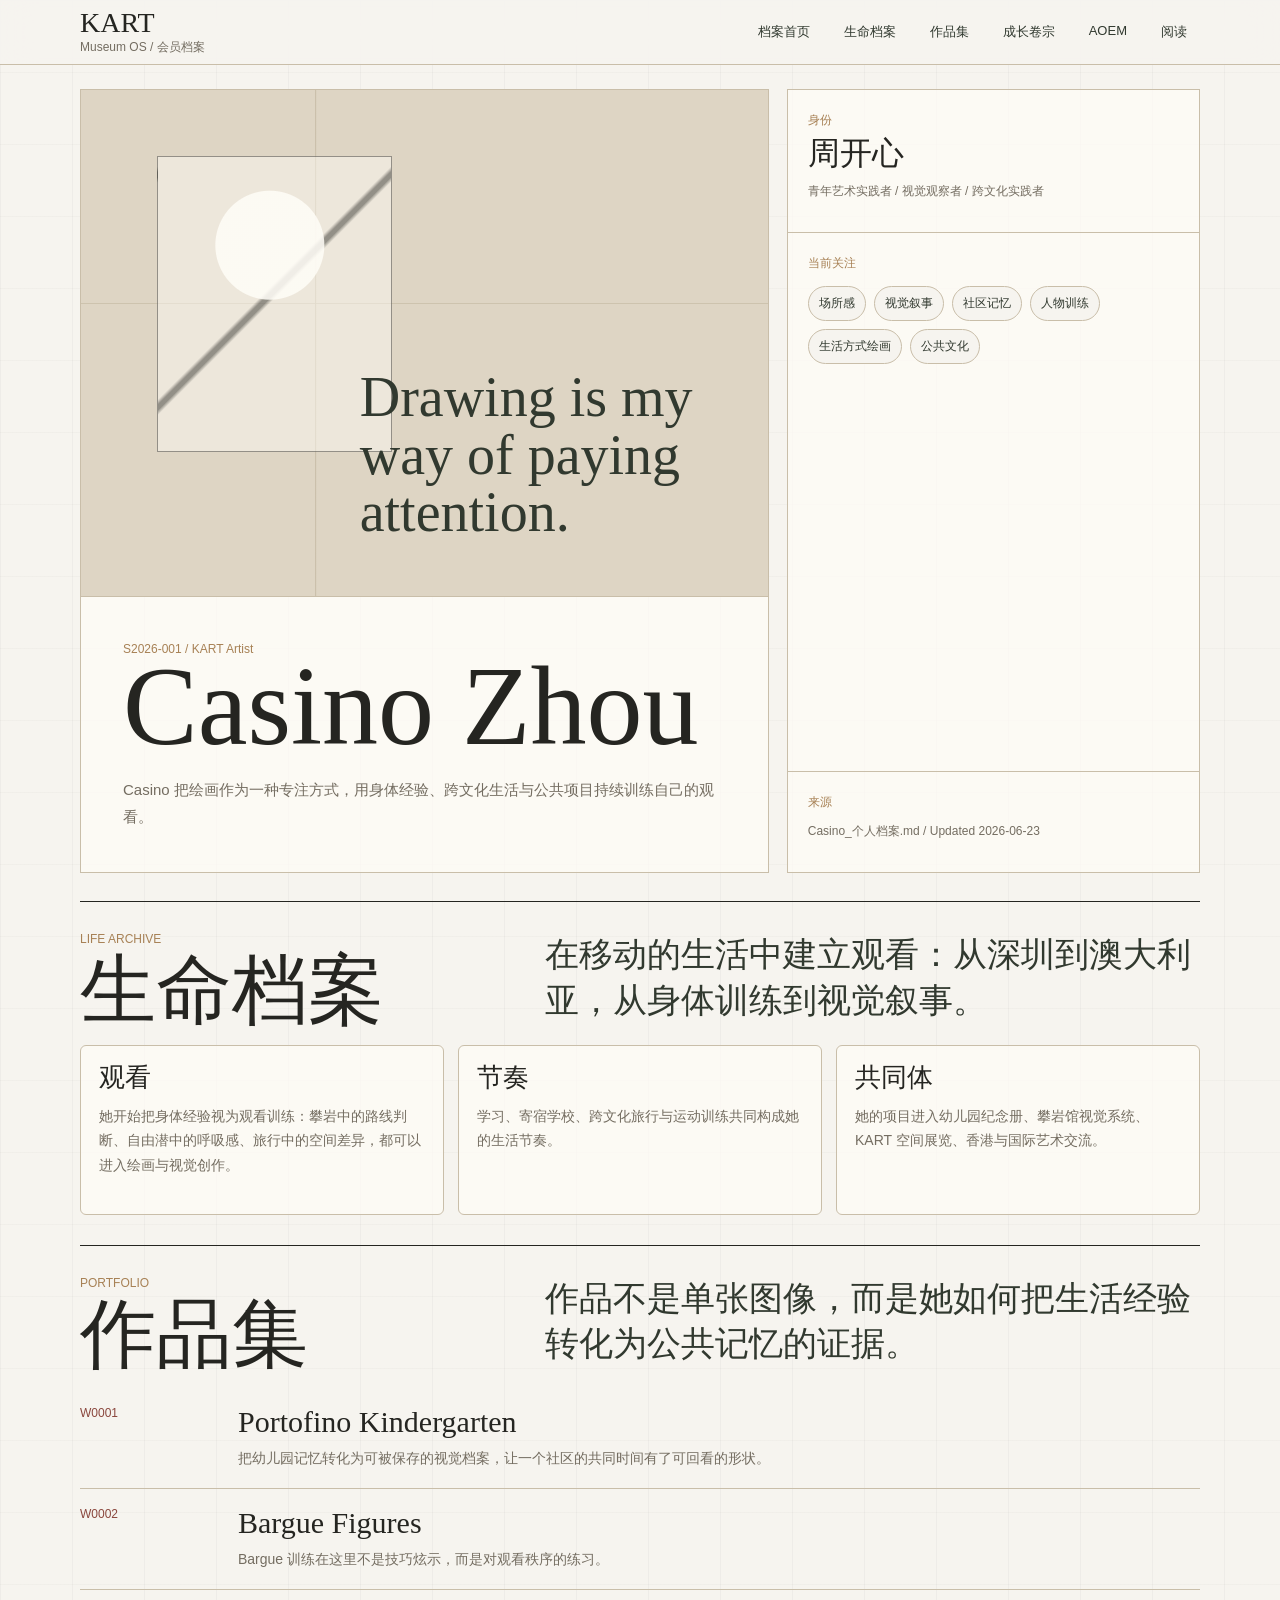
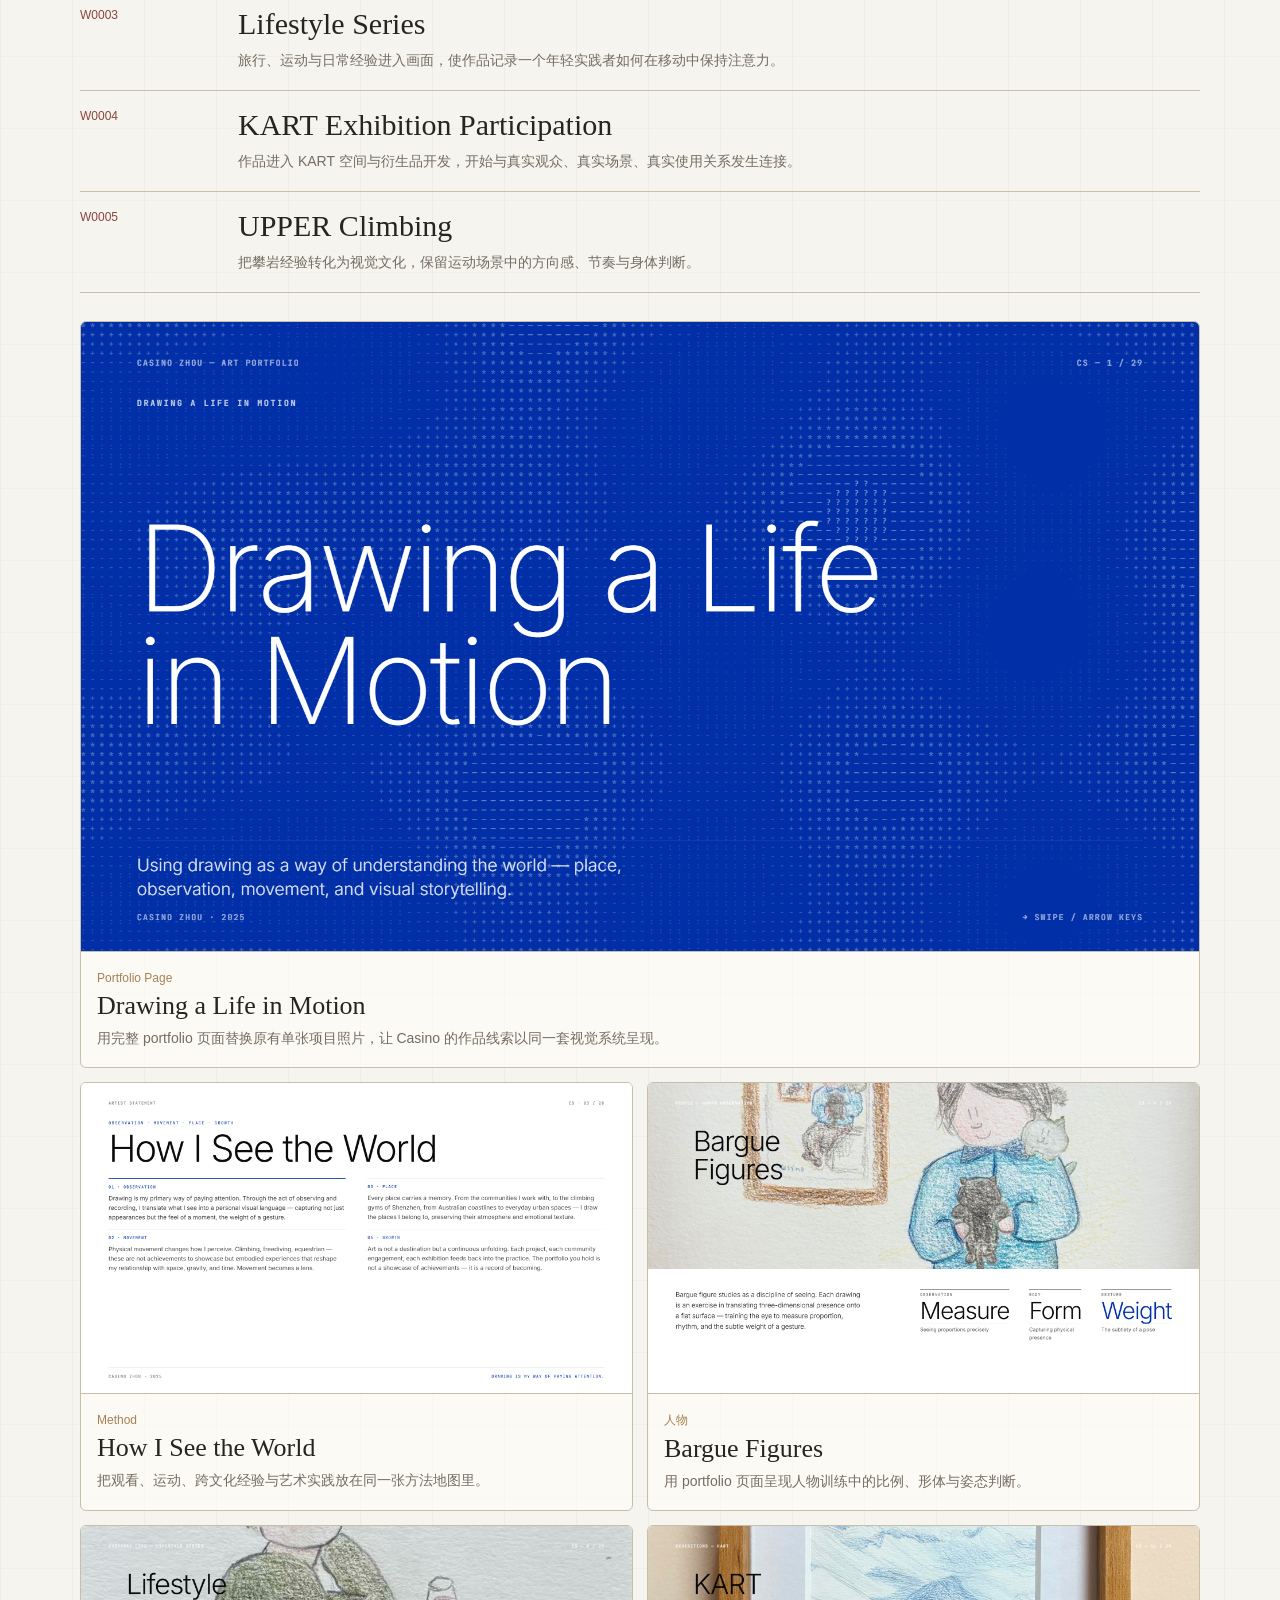
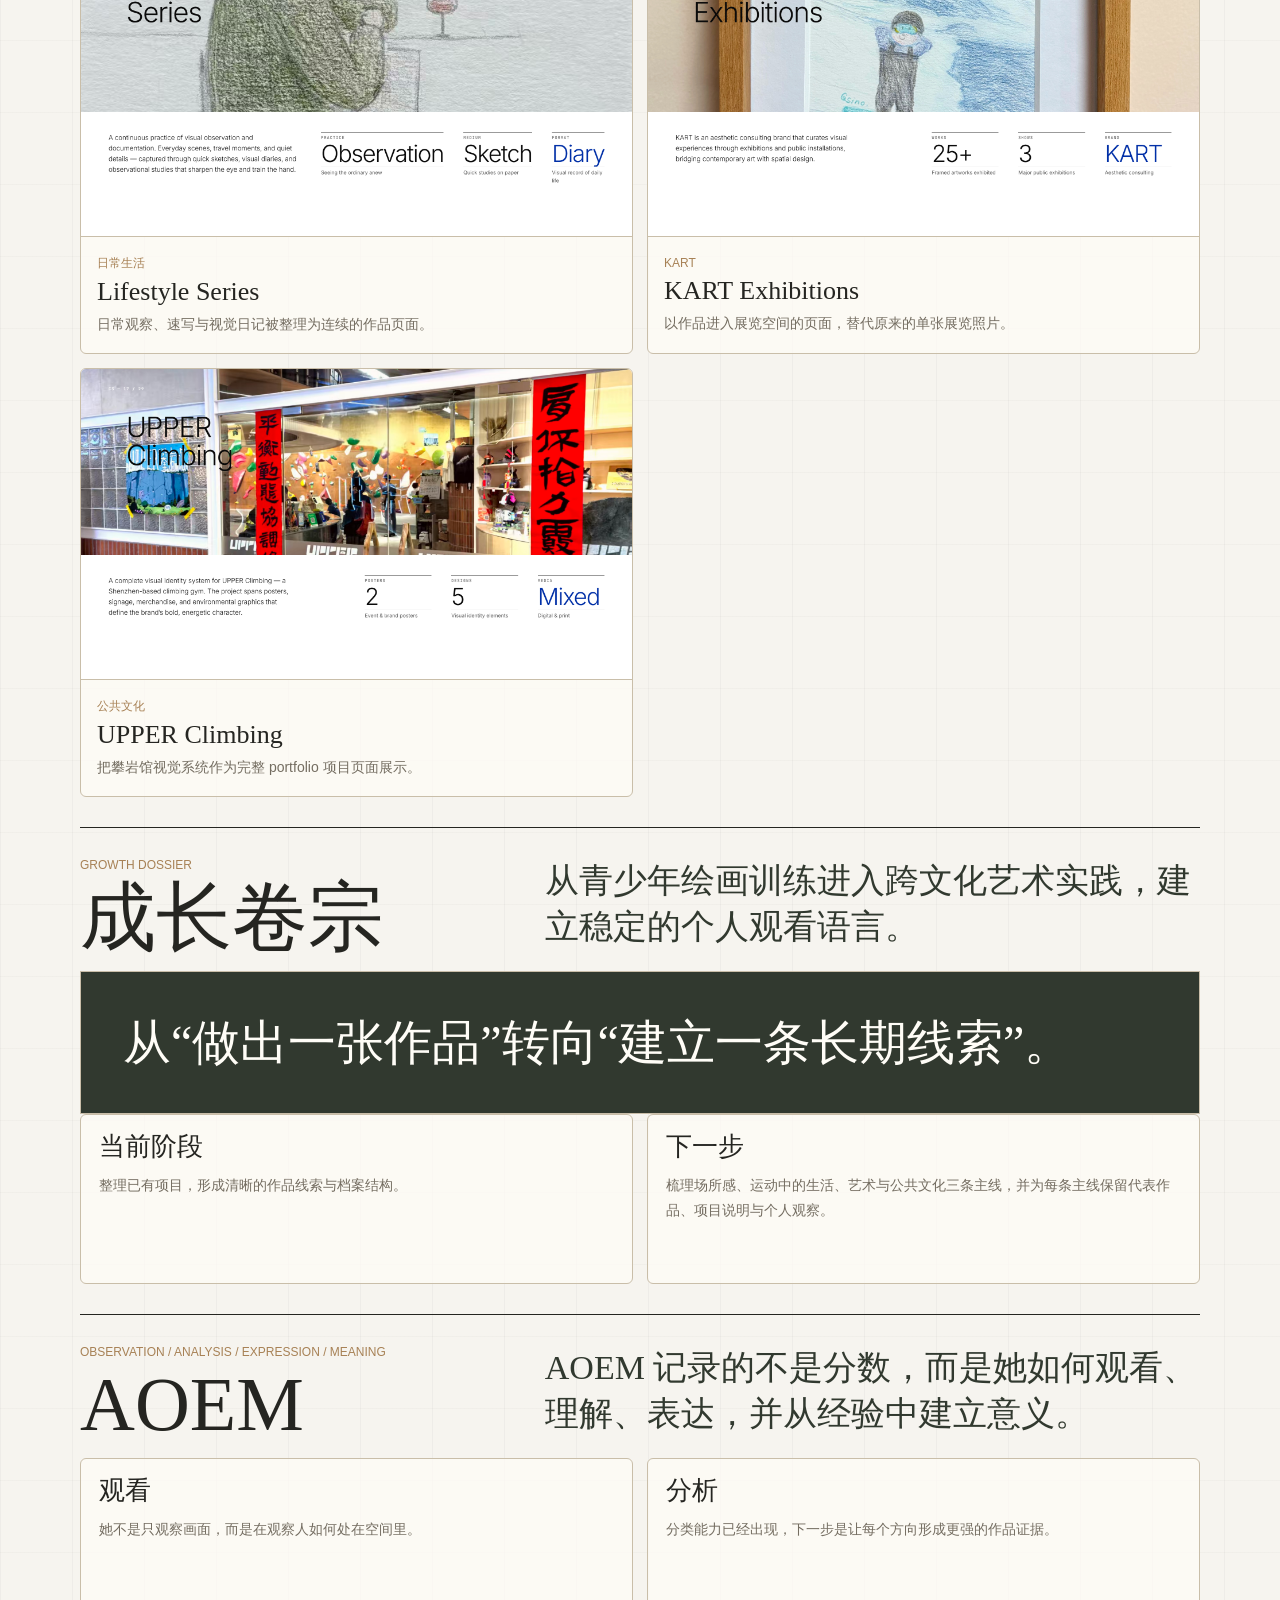
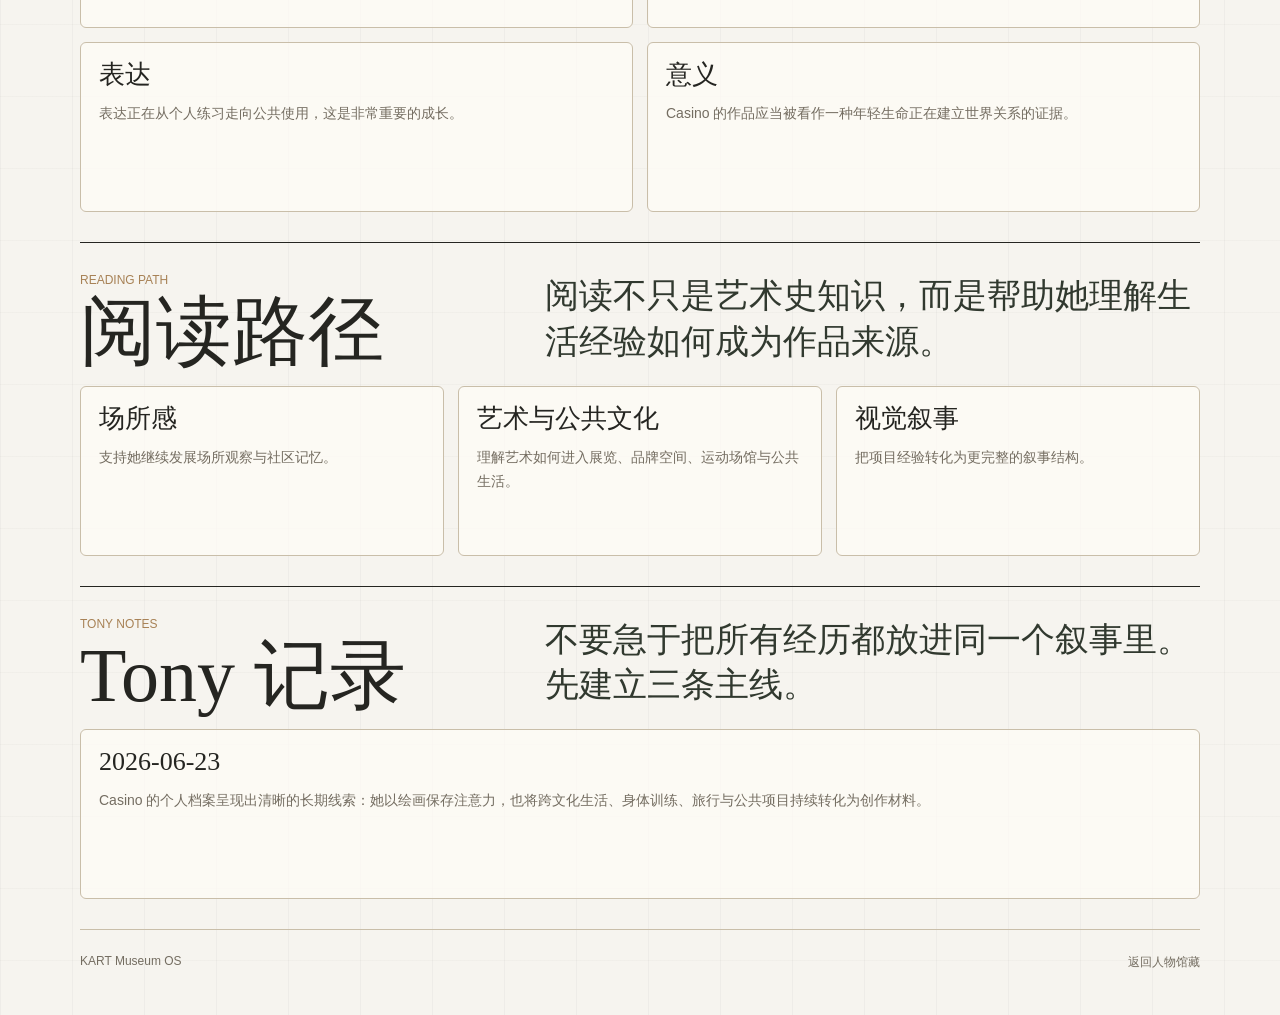
<file: 01_Members/S2026_001_Casino_Zhou/index.html>
<!doctype html>
<html lang="zh-CN">
<head>
  <meta charset="utf-8">
  <meta name="viewport" content="width=device-width, initial-scale=1">
  <title>Casino Zhou | KART Museum OS</title>
  <link rel="image_src" href="https://tonyzhouacademy-png.github.io/KART_Museum/assets/social/kart-museum-wechat.jpg?v=20260728-1">
  <meta itemprop="image" content="https://tonyzhouacademy-png.github.io/KART_Museum/assets/social/kart-museum-wechat.jpg?v=20260728-1">
  <meta name="description" content="KART Museum：全球艺术史、成员档案、写生与综合项目的长期成长馆藏。">
  <meta property="og:type" content="website">
  <meta property="og:site_name" content="KART Museum">
  <meta property="og:title" content="KART Museum | 全球艺术史与生命档案">
  <meta property="og:description" content="全球艺术史、成员档案、写生与综合项目。">
  <meta property="og:image" content="https://tonyzhouacademy-png.github.io/KART_Museum/assets/social/kart-museum-share-card.jpg?v=20260728-1">
  <meta property="og:image:secure_url" content="https://tonyzhouacademy-png.github.io/KART_Museum/assets/social/kart-museum-share-card.jpg?v=20260728-1">
  <meta property="og:image:type" content="image/jpeg">
  <meta property="og:image:width" content="1200">
  <meta property="og:image:height" content="630">
  <meta property="og:image:alt" content="KART Museum：全球艺术史、成员档案、写生与综合项目">
  <meta name="twitter:card" content="summary_large_image">
  <meta name="twitter:image" content="https://tonyzhouacademy-png.github.io/KART_Museum/assets/social/kart-museum-share-card.jpg?v=20260728-1">
  <style>
    :root {
      --paper: #f6f4ef;
      --white: #fffdf7;
      --ink: #252521;
      --muted: #746d61;
      --line: #c9bea9;
      --wood: #a78155;
      --olive: #5f6d4f;
      --moss: #31392f;
      --brick: #8a463d;
    }

    * { box-sizing: border-box; }
    html { scroll-behavior: smooth; }

    body {
      margin: 0;
      color: var(--ink);
      background:
        linear-gradient(90deg, rgba(37, 37, 33, .035) 1px, transparent 1px),
        linear-gradient(180deg, rgba(37, 37, 33, .025) 1px, transparent 1px),
        var(--paper);
      background-size: 72px 72px;
      font-family: "Cormorant Garamond", "Times New Roman", "Songti SC", serif;
    }

    a { color: inherit; text-decoration: none; }

    .shell {
      width: min(1120px, calc(100% - 32px));
      margin: 0 auto;
    }

    .topbar {
      position: sticky;
      top: 0;
      z-index: 10;
      border-bottom: 1px solid var(--line);
      background: rgba(246, 244, 239, .92);
      backdrop-filter: blur(16px);
    }

    .topbar-inner {
      min-height: 64px;
      display: flex;
      align-items: center;
      justify-content: space-between;
      gap: 18px;
    }

    .brand {
      display: flex;
      flex-direction: column;
      gap: 2px;
    }

    .brand strong {
      font-size: 28px;
      line-height: 1;
      font-weight: 500;
    }

    .brand span,
    .nav a,
    .kicker,
    .meta,
    .label,
    .tag {
      font-family: "Helvetica Neue", Arial, sans-serif;
    }

    .brand span,
    .meta {
      color: var(--muted);
      font-size: 12px;
    }

    .nav {
      display: flex;
      gap: 8px;
      flex-wrap: wrap;
      justify-content: flex-end;
    }

    .nav a {
      min-height: 34px;
      padding: 10px 12px;
      border: 1px solid transparent;
      border-radius: 6px;
      color: var(--moss);
      font-size: 13px;
    }

    .nav a:hover {
      border-color: var(--line);
      background: var(--white);
    }

    .hero {
      min-height: calc(100vh - 64px);
      display: grid;
      grid-template-columns: minmax(0, 1.25fr) minmax(280px, .75fr);
      gap: 18px;
      align-items: stretch;
      padding: 24px 0 28px;
    }

    .hero-main {
      min-height: 620px;
      border: 1px solid var(--line);
      background: rgba(255, 253, 247, .72);
      display: grid;
      grid-template-rows: 1fr auto;
      overflow: hidden;
    }

    .portrait-study {
      position: relative;
      min-height: 360px;
      background:
        linear-gradient(90deg, transparent 0 34%, rgba(201, 190, 169, .9) 34% 34.2%, transparent 34.3%),
        linear-gradient(180deg, transparent 0 42%, rgba(201, 190, 169, .8) 42% 42.2%, transparent 42.3%),
        #ded5c4;
    }

    .portrait-study::before {
      content: "";
      position: absolute;
      left: 11%;
      top: 13%;
      width: 34%;
      height: 58%;
      border: 1px solid rgba(37, 37, 33, .45);
      background:
        radial-gradient(circle at 48% 30%, rgba(255, 253, 247, .86) 0 54px, transparent 55px),
        linear-gradient(135deg, transparent 0 46%, rgba(37, 37, 33, .45) 47% 48%, transparent 49%),
        rgba(255, 253, 247, .45);
    }

    .portrait-study::after {
      content: "Drawing is my way of paying attention.";
      position: absolute;
      right: 7%;
      bottom: 11%;
      width: min(360px, 58%);
      color: var(--moss);
      font-size: clamp(28px, 5vw, 56px);
      line-height: 1.02;
    }

    .hero-copy {
      padding: clamp(22px, 4vw, 42px);
      border-top: 1px solid var(--line);
    }

    h1 {
      margin: 0;
      font-size: clamp(52px, 9vw, 112px);
      line-height: .88;
      font-weight: 400;
    }

    .hero-copy p {
      max-width: 680px;
      margin: 20px 0 0;
      color: var(--muted);
      font-family: "Helvetica Neue", Arial, sans-serif;
      font-size: 15px;
      line-height: 1.8;
    }

    .side-panel {
      border: 1px solid var(--line);
      background: rgba(255, 253, 247, .72);
      display: grid;
      grid-template-rows: auto 1fr auto;
    }

    .side-block {
      padding: 20px;
      border-bottom: 1px solid var(--line);
    }

    .side-block:last-child { border-bottom: 0; }

    .kicker {
      color: var(--wood);
      font-size: 12px;
    }

    .section-eyebrow {
      display: block;
      margin-bottom: 8px;
      color: var(--wood);
      font-family: "Helvetica Neue", Arial, sans-serif;
      font-size: 12px;
      line-height: 1.2;
      text-transform: uppercase;
    }

    .side-block h2,
    .section h2,
    .card h3 {
      margin: 0;
      font-weight: 400;
    }

    .side-block h2 {
      margin-top: 8px;
      font-size: 32px;
      line-height: 1.05;
    }

    .tags {
      display: flex;
      flex-wrap: wrap;
      gap: 8px;
      margin-top: 14px;
    }

    .tag {
      padding: 8px 10px;
      border: 1px solid var(--line);
      border-radius: 999px;
      color: var(--moss);
      background: var(--paper);
      font-size: 12px;
    }

    .section {
      scroll-margin-top: 88px;
      padding: 30px 0;
      border-top: 1px solid var(--ink);
    }

    .section-head {
      display: grid;
      grid-template-columns: minmax(0, .8fr) minmax(280px, 1.2fr);
      gap: 28px;
      margin-bottom: 18px;
    }

    .section h2 {
      font-size: clamp(34px, 6vw, 76px);
      line-height: .95;
    }

    .lead {
      color: var(--moss);
      font-size: clamp(22px, 3vw, 34px);
      line-height: 1.35;
      margin: 0;
    }

    .grid {
      display: grid;
      grid-template-columns: repeat(2, minmax(0, 1fr));
      gap: 14px;
    }

    .grid.three {
      grid-template-columns: repeat(3, minmax(0, 1fr));
    }

    .card {
      min-height: 170px;
      padding: 18px;
      border: 1px solid var(--line);
      border-radius: 6px;
      background: rgba(255, 253, 247, .72);
    }

    .card h3 {
      margin-bottom: 12px;
      font-size: 26px;
      line-height: 1.08;
    }

    .card p,
    .card li {
      color: var(--muted);
      font-family: "Helvetica Neue", Arial, sans-serif;
      font-size: 14px;
      line-height: 1.75;
    }

    .card p { margin: 0; }
    ul { margin: 0; padding-left: 18px; }

    .quote {
      padding: clamp(22px, 4vw, 42px);
      border: 1px solid var(--line);
      background: var(--moss);
      color: var(--white);
      font-size: clamp(26px, 4vw, 48px);
      line-height: 1.2;
    }

    .work {
      display: grid;
      grid-template-columns: 140px minmax(0, 1fr);
      gap: 18px;
      padding: 18px 0;
      border-bottom: 1px solid var(--line);
    }

    .work:last-child { border-bottom: 0; }

    .work-number {
      color: var(--brick);
      font-family: "Helvetica Neue", Arial, sans-serif;
      font-size: 12px;
    }

    .work h3 {
      margin: 0 0 8px;
      font-size: 30px;
      line-height: 1.05;
      font-weight: 400;
    }

    .work p {
      margin: 0;
      color: var(--muted);
      font-family: "Helvetica Neue", Arial, sans-serif;
      font-size: 14px;
      line-height: 1.75;
    }

    .evidence-wall {
      margin-top: 28px;
      display: grid;
      grid-template-columns: minmax(0, 1.2fr) minmax(300px, .8fr);
      gap: 14px;
    }

    .evidence-feature,
    .evidence-card {
      border: 1px solid var(--line);
      border-radius: 6px;
      background: rgba(255, 253, 247, .72);
      overflow: hidden;
    }

    .evidence-feature img,
    .evidence-card img {
      width: 100%;
      display: block;
      object-fit: cover;
      background: var(--paper);
    }

    .evidence-feature img {
      height: min(62vh, 680px);
    }

    .evidence-card img {
      height: 230px;
    }

    .evidence-card img.full-artwork {
      object-fit: contain;
      object-position: center top;
      padding: 12px;
    }

    .evidence-caption {
      padding: 16px;
      border-top: 1px solid var(--line);
    }

    .evidence-caption h3 {
      margin: 6px 0 8px;
      font-size: 26px;
      line-height: 1.05;
      font-weight: 400;
    }

    .evidence-caption p {
      margin: 0;
      color: var(--muted);
      font-family: "Helvetica Neue", Arial, sans-serif;
      font-size: 14px;
      line-height: 1.7;
    }

    .evidence-grid {
      display: grid;
      grid-template-columns: repeat(2, minmax(0, 1fr));
      gap: 14px;
    }

    .portfolio-wall {
      grid-template-columns: 1fr;
    }

    .portfolio-wall .evidence-feature img,
    .portfolio-wall .evidence-card img {
      height: auto;
      aspect-ratio: 16 / 9;
      object-fit: contain;
      object-position: center;
      padding: 0;
    }

    .footer {
      padding: 24px 0 44px;
      border-top: 1px solid var(--line);
      display: flex;
      justify-content: space-between;
      gap: 18px;
      color: var(--muted);
      font-family: "Helvetica Neue", Arial, sans-serif;
      font-size: 12px;
    }

    @media (max-width: 860px) {
      .topbar-inner,
      .hero,
      .section-head,
      .grid,
      .grid.three,
      .evidence-wall,
      .evidence-grid {
        grid-template-columns: 1fr;
      }

      .topbar-inner {
        align-items: flex-start;
        padding: 12px 0;
      }

      .nav {
        justify-content: flex-start;
      }

      .hero-main {
        min-height: auto;
      }

      .work {
        grid-template-columns: 1fr;
      }

      .portrait-study::after {
        width: 72%;
      }
    }
  </style>
</head>
<body>
  <header class="topbar">
    <div class="shell topbar-inner">
      <a class="brand" href="../../index.html#members">
        <strong>KART</strong>
        <span>Museum OS / 会员档案</span>
      </a>
      <nav class="nav" aria-label="Casino dossier sections">
        <a href="#profile">档案首页</a>
        <a href="#life">生命档案</a>
        <a href="#portfolio">作品集</a>
        <a href="#growth">成长卷宗</a>
        <a href="#aoem">AOEM</a>
        <a href="#reading">阅读</a>
      </nav>
    </div>
  </header>

  <main class="shell">
    <section class="hero" id="profile">
      <div class="hero-main">
        <div class="portrait-study" aria-label="Abstract portrait study"></div>
        <div class="hero-copy">
          <span class="kicker">S2026-001 / KART Artist</span>
          <h1>Casino Zhou</h1>
          <p>Casino 把绘画作为一种专注方式，用身体经验、跨文化生活与公共项目持续训练自己的观看。</p>
        </div>
      </div>

      <aside class="side-panel">
        <div class="side-block">
          <span class="kicker">身份</span>
          <h2>周开心</h2>
          <p class="meta">青年艺术实践者 / 视觉观察者 / 跨文化实践者</p>
        </div>
        <div class="side-block">
          <span class="kicker">当前关注</span>
          <div class="tags">
            <span class="tag">场所感</span>
            <span class="tag">视觉叙事</span>
            <span class="tag">社区记忆</span>
            <span class="tag">人物训练</span>
            <span class="tag">生活方式绘画</span>
            <span class="tag">公共文化</span>
          </div>
        </div>
        <div class="side-block">
          <span class="kicker">来源</span>
          <p class="meta">Casino_个人档案.md / Updated 2026-06-23</p>
        </div>
      </aside>
    </section>

    <section class="section" id="life">
      <div class="section-head">
        <div>
          <span class="section-eyebrow">Life Archive</span>
          <h2>生命档案</h2>
        </div>
        <p class="lead">在移动的生活中建立观看：从深圳到澳大利亚，从身体训练到视觉叙事。</p>
      </div>
      <div class="grid three">
        <article class="card"><h3>观看</h3><p>她开始把身体经验视为观看训练：攀岩中的路线判断、自由潜中的呼吸感、旅行中的空间差异，都可以进入绘画与视觉创作。</p></article>
        <article class="card"><h3>节奏</h3><p>学习、寄宿学校、跨文化旅行与运动训练共同构成她的生活节奏。</p></article>
        <article class="card"><h3>共同体</h3><p>她的项目进入幼儿园纪念册、攀岩馆视觉系统、KART 空间展览、香港与国际艺术交流。</p></article>
      </div>
    </section>

    <section class="section" id="portfolio">
      <div class="section-head">
        <div>
          <span class="section-eyebrow">Portfolio</span>
          <h2>作品集</h2>
        </div>
        <p class="lead">作品不是单张图像，而是她如何把生活经验转化为公共记忆的证据。</p>
      </div>
      <div class="work"><span class="work-number">W0001</span><div><h3>Portofino Kindergarten</h3><p>把幼儿园记忆转化为可被保存的视觉档案，让一个社区的共同时间有了可回看的形状。</p></div></div>
      <div class="work"><span class="work-number">W0002</span><div><h3>Bargue Figures</h3><p>Bargue 训练在这里不是技巧炫示，而是对观看秩序的练习。</p></div></div>
      <div class="work"><span class="work-number">W0003</span><div><h3>Lifestyle Series</h3><p>旅行、运动与日常经验进入画面，使作品记录一个年轻实践者如何在移动中保持注意力。</p></div></div>
      <div class="work"><span class="work-number">W0004</span><div><h3>KART Exhibition Participation</h3><p>作品进入 KART 空间与衍生品开发，开始与真实观众、真实场景、真实使用关系发生连接。</p></div></div>
      <div class="work"><span class="work-number">W0005</span><div><h3>UPPER Climbing</h3><p>把攀岩经验转化为视觉文化，保留运动场景中的方向感、节奏与身体判断。</p></div></div>

      <div class="evidence-wall portfolio-wall" aria-label="Casino Zhou portfolio page screenshots">
        <article class="evidence-feature">
          <img class="portfolio-shot" src="../../assets/casino/portfolio/portfolio-cover.png" alt="Casino Zhou Art Portfolio cover page screenshot">
          <div class="evidence-caption">
            <span class="kicker">Portfolio Page</span>
            <h3>Drawing a Life in Motion</h3>
            <p>用完整 portfolio 页面替换原有单张项目照片，让 Casino 的作品线索以同一套视觉系统呈现。</p>
          </div>
        </article>

        <div class="evidence-grid">
          <article class="evidence-card">
            <img class="portfolio-shot" src="../../assets/casino/portfolio/portfolio-how-i-see.png" alt="How I See the World portfolio page screenshot">
            <div class="evidence-caption">
              <span class="kicker">Method</span>
              <h3>How I See the World</h3>
              <p>把观看、运动、跨文化经验与艺术实践放在同一张方法地图里。</p>
            </div>
          </article>
          <article class="evidence-card">
            <img class="portfolio-shot" src="../../assets/casino/portfolio/portfolio-bargue-figures.png" alt="Bargue Figures portfolio page screenshot">
            <div class="evidence-caption">
              <span class="kicker">人物</span>
              <h3>Bargue Figures</h3>
              <p>用 portfolio 页面呈现人物训练中的比例、形体与姿态判断。</p>
            </div>
          </article>
          <article class="evidence-card">
            <img class="portfolio-shot" src="../../assets/casino/portfolio/portfolio-lifestyle-series.png" alt="Lifestyle Series portfolio page screenshot">
            <div class="evidence-caption">
              <span class="kicker">日常生活</span>
              <h3>Lifestyle Series</h3>
              <p>日常观察、速写与视觉日记被整理为连续的作品页面。</p>
            </div>
          </article>
          <article class="evidence-card">
            <img class="portfolio-shot" src="../../assets/casino/portfolio/portfolio-kart-exhibitions.png" alt="KART Exhibitions portfolio page screenshot">
            <div class="evidence-caption">
              <span class="kicker">KART</span>
              <h3>KART Exhibitions</h3>
              <p>以作品进入展览空间的页面，替代原来的单张展览照片。</p>
            </div>
          </article>
          <article class="evidence-card">
            <img class="portfolio-shot" src="../../assets/casino/portfolio/portfolio-upper-climbing.png" alt="UPPER Climbing portfolio page screenshot">
            <div class="evidence-caption">
              <span class="kicker">公共文化</span>
              <h3>UPPER Climbing</h3>
              <p>把攀岩馆视觉系统作为完整 portfolio 项目页面展示。</p>
            </div>
          </article>
        </div>
      </div>
    </section>

    <section class="section" id="growth">
      <div class="section-head">
        <div>
          <span class="section-eyebrow">Growth Dossier</span>
          <h2>成长卷宗</h2>
        </div>
        <p class="lead">从青少年绘画训练进入跨文化艺术实践，建立稳定的个人观看语言。</p>
      </div>
      <div class="quote">从“做出一张作品”转向“建立一条长期线索”。</div>
      <div class="grid">
        <article class="card"><h3>当前阶段</h3><p>整理已有项目，形成清晰的作品线索与档案结构。</p></article>
        <article class="card"><h3>下一步</h3><p>梳理场所感、运动中的生活、艺术与公共文化三条主线，并为每条主线保留代表作品、项目说明与个人观察。</p></article>
      </div>
    </section>

    <section class="section" id="aoem">
      <div class="section-head">
        <div>
          <span class="section-eyebrow">Observation / Analysis / Expression / Meaning</span>
          <h2>AOEM</h2>
        </div>
        <p class="lead">AOEM 记录的不是分数，而是她如何观看、理解、表达，并从经验中建立意义。</p>
      </div>
      <div class="grid">
        <article class="card"><h3>观看</h3><p>她不是只观察画面，而是在观察人如何处在空间里。</p></article>
        <article class="card"><h3>分析</h3><p>分类能力已经出现，下一步是让每个方向形成更强的作品证据。</p></article>
        <article class="card"><h3>表达</h3><p>表达正在从个人练习走向公共使用，这是非常重要的成长。</p></article>
        <article class="card"><h3>意义</h3><p>Casino 的作品应当被看作一种年轻生命正在建立世界关系的证据。</p></article>
      </div>
    </section>

    <section class="section" id="reading">
      <div class="section-head">
        <div>
          <span class="section-eyebrow">Reading Path</span>
          <h2>阅读路径</h2>
        </div>
        <p class="lead">阅读不只是艺术史知识，而是帮助她理解生活经验如何成为作品来源。</p>
      </div>
      <div class="grid three">
        <article class="card"><h3>场所感</h3><p>支持她继续发展场所观察与社区记忆。</p></article>
        <article class="card"><h3>艺术与公共文化</h3><p>理解艺术如何进入展览、品牌空间、运动场馆与公共生活。</p></article>
        <article class="card"><h3>视觉叙事</h3><p>把项目经验转化为更完整的叙事结构。</p></article>
      </div>
    </section>

    <section class="section" id="notes">
      <div class="section-head">
        <div>
          <span class="section-eyebrow">Tony Notes</span>
          <h2>Tony 记录</h2>
        </div>
        <p class="lead">不要急于把所有经历都放进同一个叙事里。先建立三条主线。</p>
      </div>
      <div class="card">
        <h3>2026-06-23</h3>
        <p>Casino 的个人档案呈现出清晰的长期线索：她以绘画保存注意力，也将跨文化生活、身体训练、旅行与公共项目持续转化为创作材料。</p>
      </div>
    </section>

    <footer class="footer">
      <span>KART Museum OS</span>
      <span><a href="../../index.html#members">返回人物馆藏</a></span>
    </footer>
  </main>
</body>
</html>
</file>
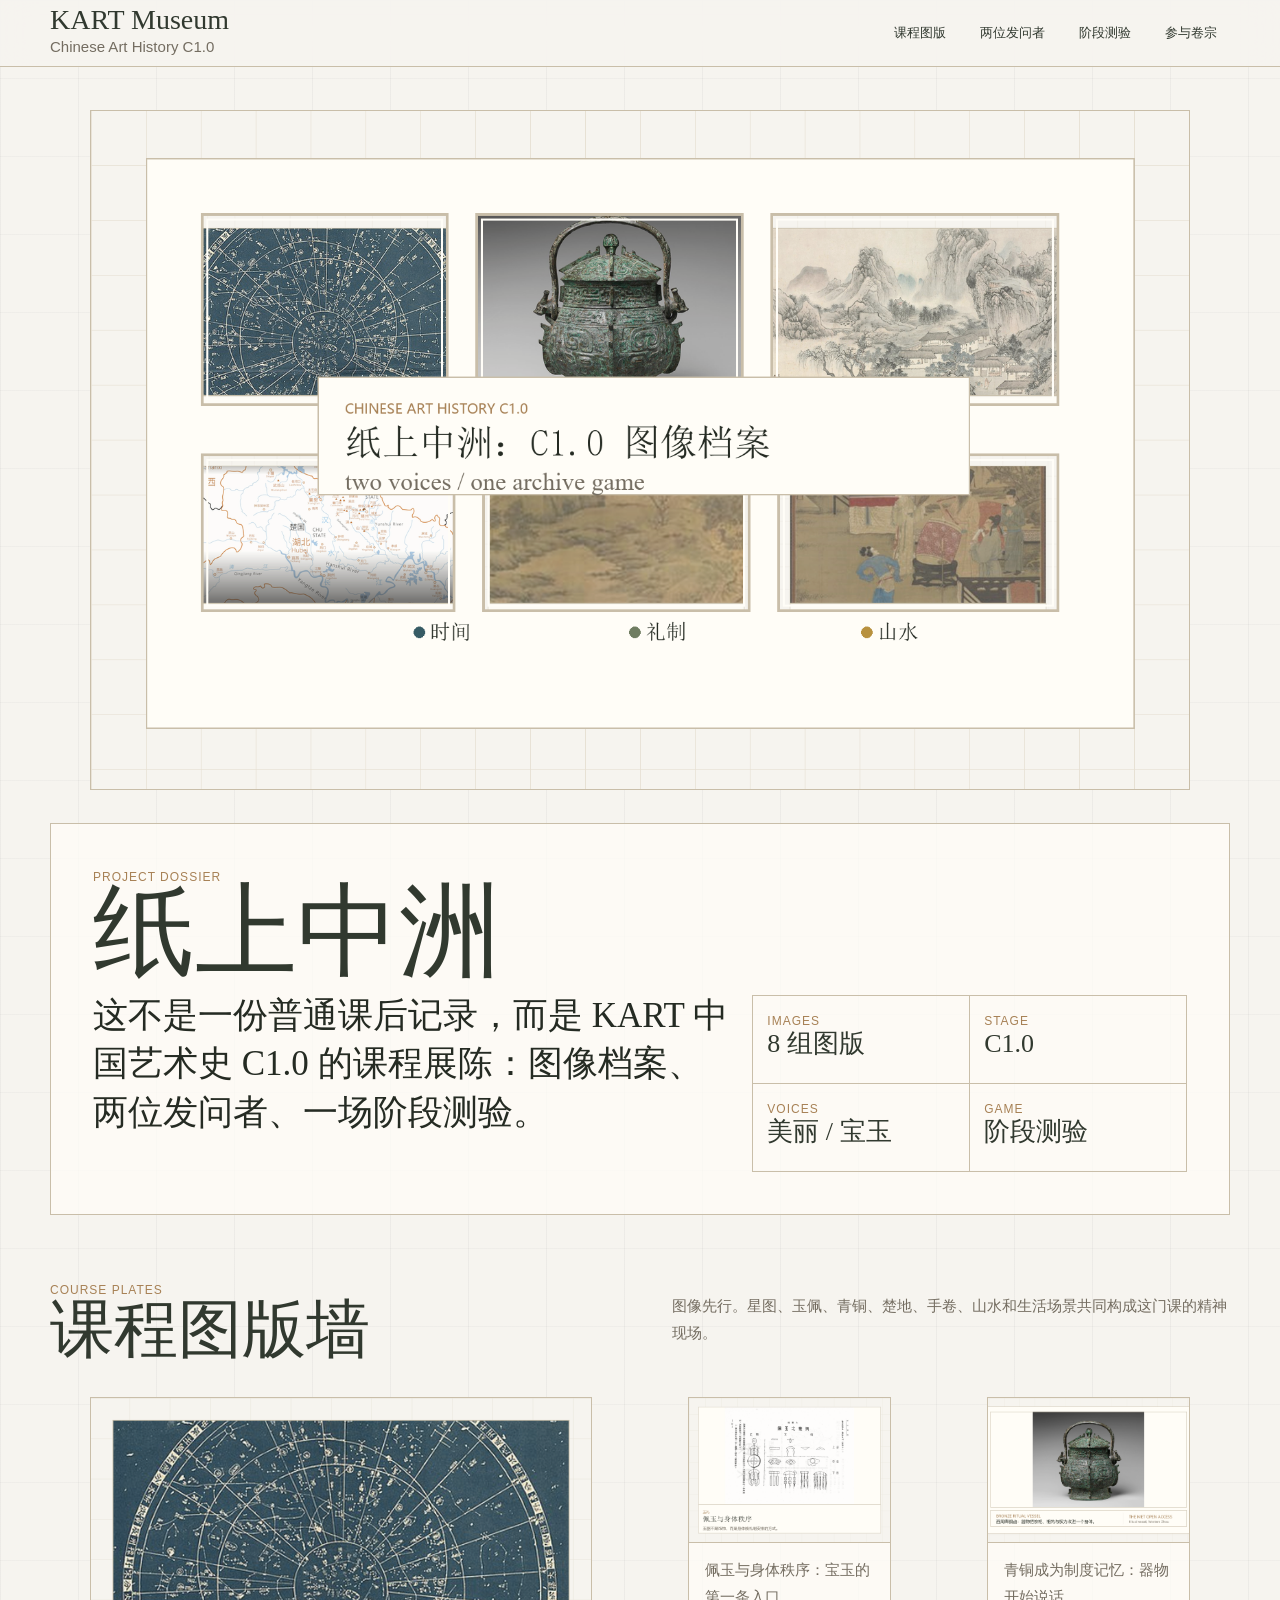
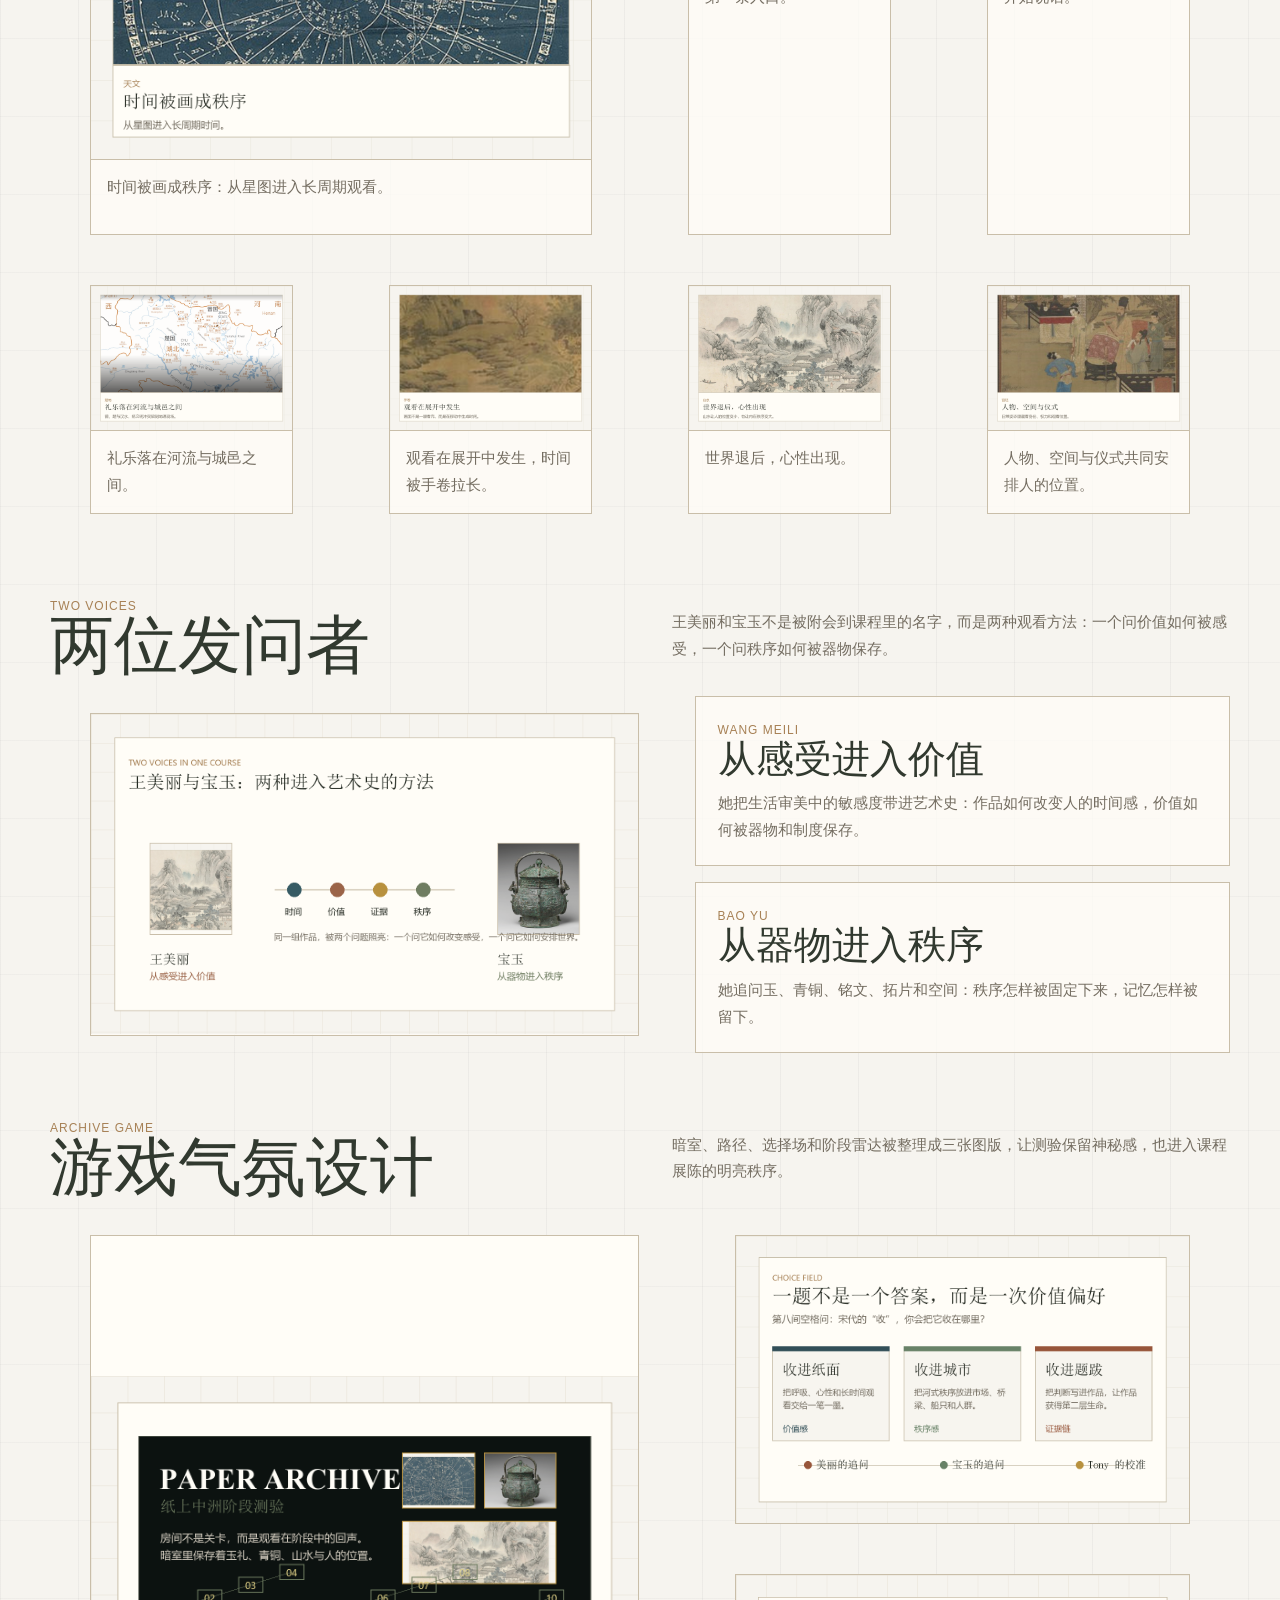
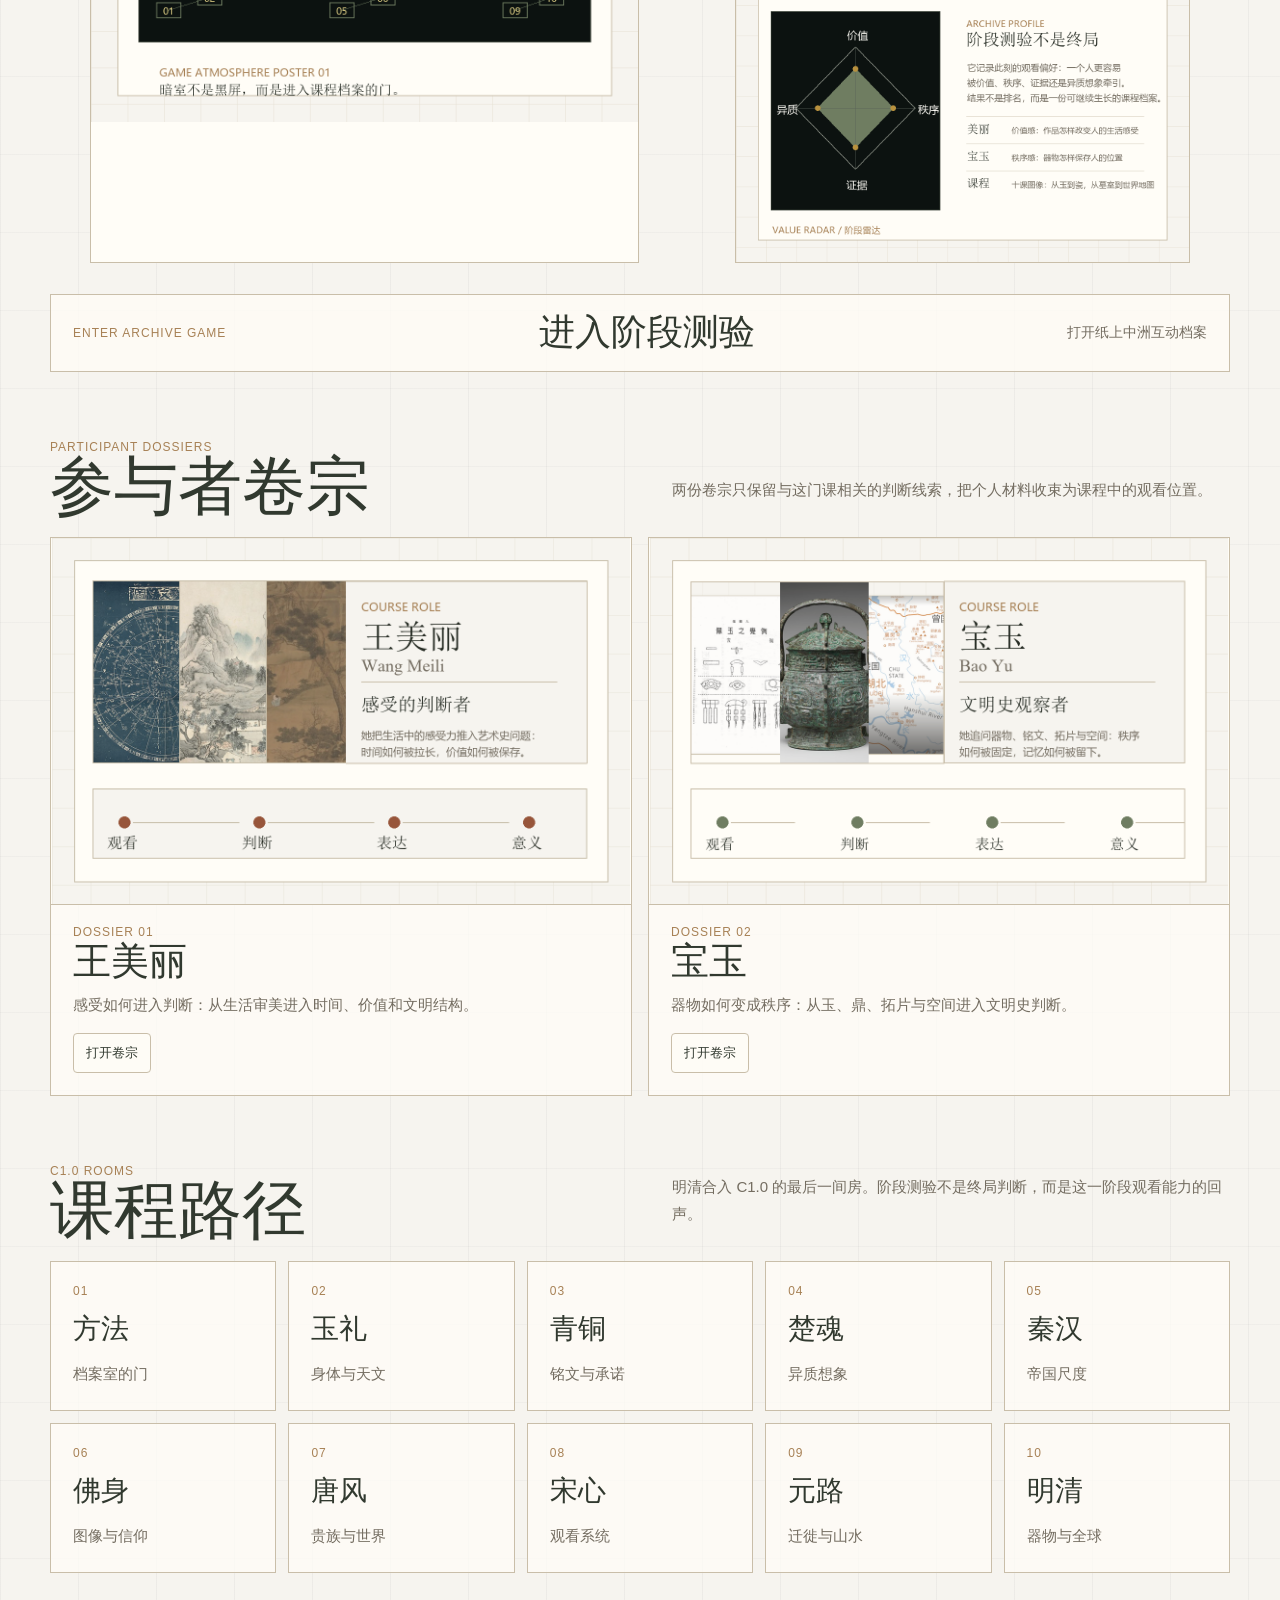
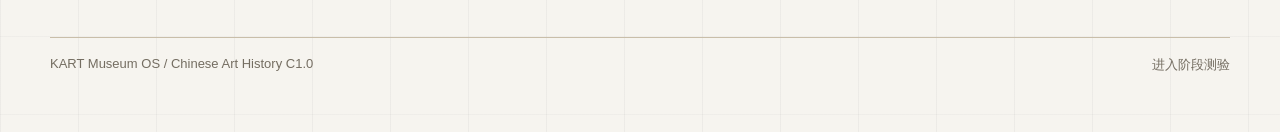
<file: 02_Projects/Chinese_Art_History_C1/index.html>
<!doctype html>
<html lang="zh-CN">
<head>
  <meta charset="utf-8">
  <meta name="viewport" content="width=device-width, initial-scale=1">
  <title>纸上中洲 | 中国艺术史 C1.0 课程项目卷宗</title>
  <meta name="description" content="KART Museum 中国艺术史 C1.0：王美丽与宝玉的课程参与卷宗、课程图版与阶段测验。">
  <style>
    :root {
      --paper: #f6f4ef;
      --white: #fffdf7;
      --ink: #252b23;
      --muted: #746d61;
      --line: #c9bea9;
      --wood: #a78155;
      --moss: #31392f;
      --jade: #6f7d61;
      --clay: #9b6448;
      --blue: #365b64;
      --gold: #b8913e;
    }

    * { box-sizing: border-box; }
    html { scroll-behavior: smooth; }

    body {
      margin: 0;
      color: var(--ink);
      background:
        linear-gradient(90deg, rgba(37,43,35,.045) 1px, transparent 1px),
        linear-gradient(180deg, rgba(37,43,35,.032) 1px, transparent 1px),
        var(--paper);
      background-size: 78px 78px;
      font-family: "Cormorant Garamond", "Times New Roman", "Songti SC", serif;
      font-size: 17px;
      overflow-x: hidden;
    }

    a { color: inherit; text-decoration: none; }
    img { display: block; width: 100%; }

    .shell {
      width: min(1180px, calc(100% - 32px));
      margin: 0 auto;
    }

    .topbar {
      position: sticky;
      top: 0;
      z-index: 20;
      border-bottom: 1px solid var(--line);
      background: rgba(246,244,239,.92);
      backdrop-filter: blur(16px);
    }

    .topbar-inner {
      min-height: 66px;
      display: flex;
      align-items: center;
      justify-content: space-between;
      gap: 20px;
    }

    .brand strong {
      display: block;
      color: var(--moss);
      font-size: 28px;
      line-height: 1;
      font-weight: 500;
    }

    .brand span,
    .nav a,
    .kicker,
    .lead,
    .plate figcaption,
    .button-link,
    .footer,
    .panel p,
    .room p,
    .dossier-card p {
      font-family: "Helvetica Neue", Arial, sans-serif;
    }

    .brand span,
    .lead,
    .plate figcaption,
    .panel p,
    .room p,
    .dossier-card p {
      color: var(--muted);
      font-size: 15px;
      line-height: 1.78;
    }

    .nav {
      display: flex;
      flex-wrap: wrap;
      justify-content: flex-end;
      gap: 8px;
    }

    .nav a,
    .button-link {
      min-height: 34px;
      padding: 10px 12px;
      border: 1px solid transparent;
      border-radius: 4px;
      color: var(--moss);
      font-size: 13px;
    }

    .nav a:hover,
    .button-link:hover {
      border-color: var(--line);
      background: var(--white);
    }

    main { padding: 26px 0 58px; }

    .kicker,
    .section-eyebrow {
      color: var(--wood);
      font-family: "Helvetica Neue", Arial, sans-serif;
      font-size: 12px;
      line-height: 1.2;
      letter-spacing: 1px;
      text-transform: uppercase;
    }

    h1,
    h2,
    h3,
    p {
      margin-top: 0;
    }

    h1 {
      margin-bottom: 14px;
      color: var(--moss);
      font-size: clamp(52px, 8vw, 116px);
      line-height: .9;
      font-weight: 400;
      overflow-wrap: anywhere;
    }

    h2 {
      margin-bottom: 0;
      color: var(--moss);
      font-size: clamp(36px, 5vw, 76px);
      line-height: .98;
      font-weight: 400;
      overflow-wrap: anywhere;
    }

    h3 {
      margin-bottom: 10px;
      color: var(--moss);
      font-size: clamp(26px, 3vw, 40px);
      line-height: 1.08;
      font-weight: 400;
    }

    .hero {
      display: grid;
      grid-template-columns: 1fr;
      gap: 16px;
      align-items: stretch;
    }

    .hero-visual,
    .hero-note,
    .panel,
    .plate,
    .room,
    .dossier-card,
    .game-poster {
      border: 1px solid var(--line);
      background: rgba(255,253,247,.76);
    }

    .hero-visual {
      overflow: hidden;
    }

    .hero-visual img {
      aspect-ratio: 1.62 / 1;
      height: auto;
      object-fit: cover;
    }

    .hero-note {
      display: grid;
      grid-template-columns: minmax(0, .95fr) minmax(0, .65fr);
      gap: 24px;
      align-items: end;
      padding: clamp(24px, 4vw, 42px);
    }

    .hero-copy {
      color: var(--ink);
      font-size: clamp(24px, 2.9vw, 35px);
      line-height: 1.38;
      overflow-wrap: anywhere;
    }

    .fact-grid {
      display: grid;
      grid-template-columns: repeat(2, minmax(0, 1fr));
      border-top: 1px solid var(--line);
      border-left: 1px solid var(--line);
      margin: 0;
    }

    .fact-grid div {
      min-height: 88px;
      padding: 14px;
      border-right: 1px solid var(--line);
      border-bottom: 1px solid var(--line);
    }

    .fact-grid strong {
      display: block;
      color: var(--moss);
      font-size: 26px;
      font-weight: 400;
      line-height: 1.1;
      overflow-wrap: anywhere;
    }

    .section { padding-top: 64px; }

    .section-head {
      display: grid;
      grid-template-columns: minmax(0, .78fr) minmax(280px, .72fr);
      gap: 18px;
      align-items: end;
      margin-bottom: 18px;
    }

    .visual-wall {
      display: grid;
      grid-template-columns: repeat(4, minmax(0, 1fr));
      gap: 16px;
    }

    .plate {
      overflow: hidden;
    }

    .plate.wide { grid-column: span 2; }

    .plate img {
      aspect-ratio: 1.38 / 1;
      object-fit: cover;
      border-bottom: 1px solid var(--line);
    }

    .plate figcaption {
      min-height: 74px;
      margin: 0;
      padding: 14px 16px;
    }

    .voices {
      display: grid;
      grid-template-columns: minmax(0, 1.08fr) minmax(320px, .92fr);
      gap: 16px;
      align-items: stretch;
    }

    .voice-stack {
      display: grid;
      gap: 16px;
    }

    .panel,
    .room {
      padding: 22px;
    }

    .panel p,
    .room p,
    .dossier-card p {
      margin-bottom: 0;
    }

    .game-grid {
      display: grid;
      grid-template-columns: 1.08fr .92fr;
      gap: 16px;
    }

    .game-poster {
      overflow: hidden;
    }

    .game-entry {
      display: flex;
      justify-content: space-between;
      gap: 18px;
      align-items: center;
      margin-top: 14px;
      padding: 18px 22px;
      border: 1px solid var(--line);
      background: rgba(255,253,247,.78);
      font-family: "Helvetica Neue", Arial, sans-serif;
    }

    .game-entry strong {
      display: block;
      color: var(--moss);
      font-family: "Cormorant Garamond", "Times New Roman", "Songti SC", serif;
      font-size: clamp(26px, 3vw, 36px);
      font-weight: 400;
      line-height: 1.1;
    }

    .game-entry span {
      color: var(--wood);
      font-size: 12px;
      letter-spacing: 1px;
      text-transform: uppercase;
    }

    .game-entry em {
      color: var(--muted);
      font-style: normal;
      font-size: 14px;
    }

    .game-poster.hero-poster {
      grid-row: span 2;
    }

    .game-poster img,
    .dossier-card img {
      height: 100%;
      object-fit: cover;
    }

    .game-poster.hero-poster img {
      object-fit: contain;
      background: var(--white);
    }

    .voices .game-poster img,
    .dossier-card img {
      height: auto;
      object-fit: contain;
      background: var(--white);
    }

    .room-grid {
      display: grid;
      grid-template-columns: repeat(5, minmax(0, 1fr));
      gap: 12px;
    }

    .room {
      min-height: 150px;
      display: flex;
      flex-direction: column;
      justify-content: space-between;
    }

    .room strong {
      color: var(--moss);
      font-size: 28px;
      font-weight: 400;
    }

    .dossier-grid {
      display: grid;
      grid-template-columns: repeat(2, minmax(0, 1fr));
      gap: 16px;
    }

    .dossier-card {
      display: grid;
      gap: 16px;
      padding: 0;
      overflow: hidden;
    }

    .dossier-card img {
      aspect-ratio: 1.58 / 1;
      border-bottom: 1px solid var(--line);
    }

    .dossier-card div {
      padding: 0 22px 22px;
    }

    .button-link {
      display: inline-flex;
      align-items: center;
      margin-top: 14px;
      border-color: var(--line);
      background: rgba(255,253,247,.62);
    }

    .footer {
      display: flex;
      justify-content: space-between;
      gap: 12px;
      margin-top: 64px;
      padding-top: 18px;
      border-top: 1px solid var(--line);
      color: var(--muted);
      font-size: 13px;
      flex-wrap: wrap;
    }

    @media (max-width: 980px) {
      .hero,
      .section-head,
      .voices,
      .game-grid,
      .dossier-grid {
        grid-template-columns: 1fr;
      }

      .hero-note { grid-template-columns: 1fr; }

      .visual-wall {
        grid-template-columns: repeat(2, minmax(0, 1fr));
      }

      .room-grid {
        grid-template-columns: repeat(2, minmax(0, 1fr));
      }
    }

    @media (max-width: 620px) {
      .shell { width: min(100% - 24px, 1180px); }
      .topbar-inner { align-items: flex-start; flex-direction: column; padding: 12px 0; }
      .nav { justify-content: flex-start; }
      h1 { font-size: clamp(46px, 16vw, 70px); }
      .hero-copy { font-size: 22px; }
      .visual-wall,
      .room-grid,
      .fact-grid {
        grid-template-columns: 1fr;
      }

      .game-entry {
        align-items: flex-start;
        flex-direction: column;
      }
      .plate.wide { grid-column: auto; }
    }
  </style>
</head>
<body>
  <header class="topbar">
    <div class="shell topbar-inner">
      <a class="brand" href="../../index.html#programs">
        <strong>KART Museum</strong>
        <span>Chinese Art History C1.0</span>
      </a>
      <nav class="nav" aria-label="Project navigation">
        <a href="#images">课程图版</a>
        <a href="#voices">两位发问者</a>
        <a href="#game">阶段测验</a>
        <a href="#dossiers">参与卷宗</a>
      </nav>
    </div>
  </header>

  <main class="shell">
    <section class="hero">
      <figure class="hero-visual">
        <img src="images/visual-atlas-hero.png" alt="纸上中洲中国艺术史 C1.0 图像档案">
      </figure>
      <div class="hero-note">
        <div>
          <span class="kicker">Project Dossier</span>
          <h1>纸上中洲</h1>
          <p class="hero-copy">这不是一份普通课后记录，而是 KART 中国艺术史 C1.0 的课程展陈：图像档案、两位发问者、一场阶段测验。</p>
        </div>
        <div class="fact-grid" aria-label="Project facts">
          <div><span class="kicker">Images</span><strong>8 组图版</strong></div>
          <div><span class="kicker">Stage</span><strong>C1.0</strong></div>
          <div><span class="kicker">Voices</span><strong>美丽 / 宝玉</strong></div>
          <div><span class="kicker">Game</span><strong>阶段测验</strong></div>
        </div>
      </div>
    </section>

    <section class="section" id="images">
      <div class="section-head">
        <div>
          <span class="section-eyebrow">Course Plates</span>
          <h2>课程图版墙</h2>
        </div>
        <p class="lead">图像先行。星图、玉佩、青铜、楚地、手卷、山水和生活场景共同构成这门课的精神现场。</p>
      </div>
      <div class="visual-wall">
        <figure class="plate wide">
          <img loading="lazy" src="images/plate-star-map.png" alt="星图课程图版">
          <figcaption>时间被画成秩序：从星图进入长周期观看。</figcaption>
        </figure>
        <figure class="plate">
          <img loading="lazy" src="images/plate-jade-manual.png" alt="玉礼课程图版">
          <figcaption>佩玉与身体秩序：宝玉的第一条入口。</figcaption>
        </figure>
        <figure class="plate">
          <img loading="lazy" src="images/plate-bronze-vitrine.png" alt="青铜纹饰课程图版">
          <figcaption>青铜成为制度记忆：器物开始说话。</figcaption>
        </figure>
        <figure class="plate">
          <img loading="lazy" src="images/plate-chu-map.png" alt="楚地地图课程图版">
          <figcaption>礼乐落在河流与城邑之间。</figcaption>
        </figure>
        <figure class="plate">
          <img loading="lazy" src="images/plate-handscroll.png" alt="手卷课程图版">
          <figcaption>观看在展开中发生，时间被手卷拉长。</figcaption>
        </figure>
        <figure class="plate">
          <img loading="lazy" src="images/plate-song-landscape.png" alt="山水课程图版">
          <figcaption>世界退后，心性出现。</figcaption>
        </figure>
        <figure class="plate">
          <img loading="lazy" src="images/plate-court-life.png" alt="人物与宫廷课程图版">
          <figcaption>人物、空间与仪式共同安排人的位置。</figcaption>
        </figure>
      </div>
    </section>

    <section class="section" id="voices">
      <div class="section-head">
        <div>
          <span class="section-eyebrow">Two Voices</span>
          <h2>两位发问者</h2>
        </div>
        <p class="lead">王美丽和宝玉不是被附会到课程里的名字，而是两种观看方法：一个问价值如何被感受，一个问秩序如何被器物保存。</p>
      </div>
      <div class="voices">
        <figure class="game-poster">
          <img src="images/two-voices-map.png" alt="王美丽与宝玉两种进入艺术史的方法">
        </figure>
        <div class="voice-stack">
          <article class="panel">
            <span class="kicker">Wang Meili</span>
            <h3>从感受进入价值</h3>
            <p>她把生活审美中的敏感度带进艺术史：作品如何改变人的时间感，价值如何被器物和制度保存。</p>
          </article>
          <article class="panel">
            <span class="kicker">Bao Yu</span>
            <h3>从器物进入秩序</h3>
            <p>她追问玉、青铜、铭文、拓片和空间：秩序怎样被固定下来，记忆怎样被留下。</p>
          </article>
        </div>
      </div>
    </section>

    <section class="section" id="game">
      <div class="section-head">
        <div>
          <span class="section-eyebrow">Archive Game</span>
          <h2>游戏气氛设计</h2>
        </div>
        <p class="lead">暗室、路径、选择场和阶段雷达被整理成三张图版，让测验保留神秘感，也进入课程展陈的明亮秩序。</p>
      </div>
      <div class="game-grid">
        <figure class="game-poster hero-poster">
          <img src="images/game-atmosphere-archive.png" alt="纸上中洲阶段测验入口气氛设计">
        </figure>
        <figure class="game-poster">
          <img src="images/game-atmosphere-choices.png" alt="纸上中洲阶段测验选择路径设计">
        </figure>
        <figure class="game-poster">
          <img src="images/game-atmosphere-radar.png" alt="纸上中洲阶段测验雷达卷宗设计">
        </figure>
      </div>
      <a class="game-entry" href="game/index.html">
        <span>Enter Archive Game</span>
        <strong>进入阶段测验</strong>
        <em>打开纸上中洲互动档案</em>
      </a>
    </section>

    <section class="section" id="dossiers">
      <div class="section-head">
        <div>
          <span class="section-eyebrow">Participant Dossiers</span>
          <h2>参与者卷宗</h2>
        </div>
        <p class="lead">两份卷宗只保留与这门课相关的判断线索，把个人材料收束为课程中的观看位置。</p>
      </div>
      <div class="dossier-grid">
        <a class="dossier-card" href="dossiers/wang-meili.html">
          <img src="images/persona-meili.png" alt="王美丽课程角色图卡">
          <div>
            <span class="kicker">Dossier 01</span>
            <h3>王美丽</h3>
            <p>感受如何进入判断：从生活审美进入时间、价值和文明结构。</p>
            <span class="button-link">打开卷宗</span>
          </div>
        </a>
        <a class="dossier-card" href="dossiers/bao-yu.html">
          <img src="images/persona-baoyu.png" alt="宝玉课程角色图卡">
          <div>
            <span class="kicker">Dossier 02</span>
            <h3>宝玉</h3>
            <p>器物如何变成秩序：从玉、鼎、拓片与空间进入文明史判断。</p>
            <span class="button-link">打开卷宗</span>
          </div>
        </a>
      </div>
    </section>

    <section class="section">
      <div class="section-head">
        <div>
          <span class="section-eyebrow">C1.0 Rooms</span>
          <h2>课程路径</h2>
        </div>
        <p class="lead">明清合入 C1.0 的最后一间房。阶段测验不是终局判断，而是这一阶段观看能力的回声。</p>
      </div>
      <div class="room-grid">
        <article class="room"><span class="kicker">01</span><strong>方法</strong><p>档案室的门</p></article>
        <article class="room"><span class="kicker">02</span><strong>玉礼</strong><p>身体与天文</p></article>
        <article class="room"><span class="kicker">03</span><strong>青铜</strong><p>铭文与承诺</p></article>
        <article class="room"><span class="kicker">04</span><strong>楚魂</strong><p>异质想象</p></article>
        <article class="room"><span class="kicker">05</span><strong>秦汉</strong><p>帝国尺度</p></article>
        <article class="room"><span class="kicker">06</span><strong>佛身</strong><p>图像与信仰</p></article>
        <article class="room"><span class="kicker">07</span><strong>唐风</strong><p>贵族与世界</p></article>
        <article class="room"><span class="kicker">08</span><strong>宋心</strong><p>观看系统</p></article>
        <article class="room"><span class="kicker">09</span><strong>元路</strong><p>迁徙与山水</p></article>
        <article class="room"><span class="kicker">10</span><strong>明清</strong><p>器物与全球</p></article>
      </div>
    </section>

    <footer class="footer">
      <span>KART Museum OS / Chinese Art History C1.0</span>
      <span><a href="game/index.html">进入阶段测验</a></span>
    </footer>
  </main>
</body>
</html>
</file>
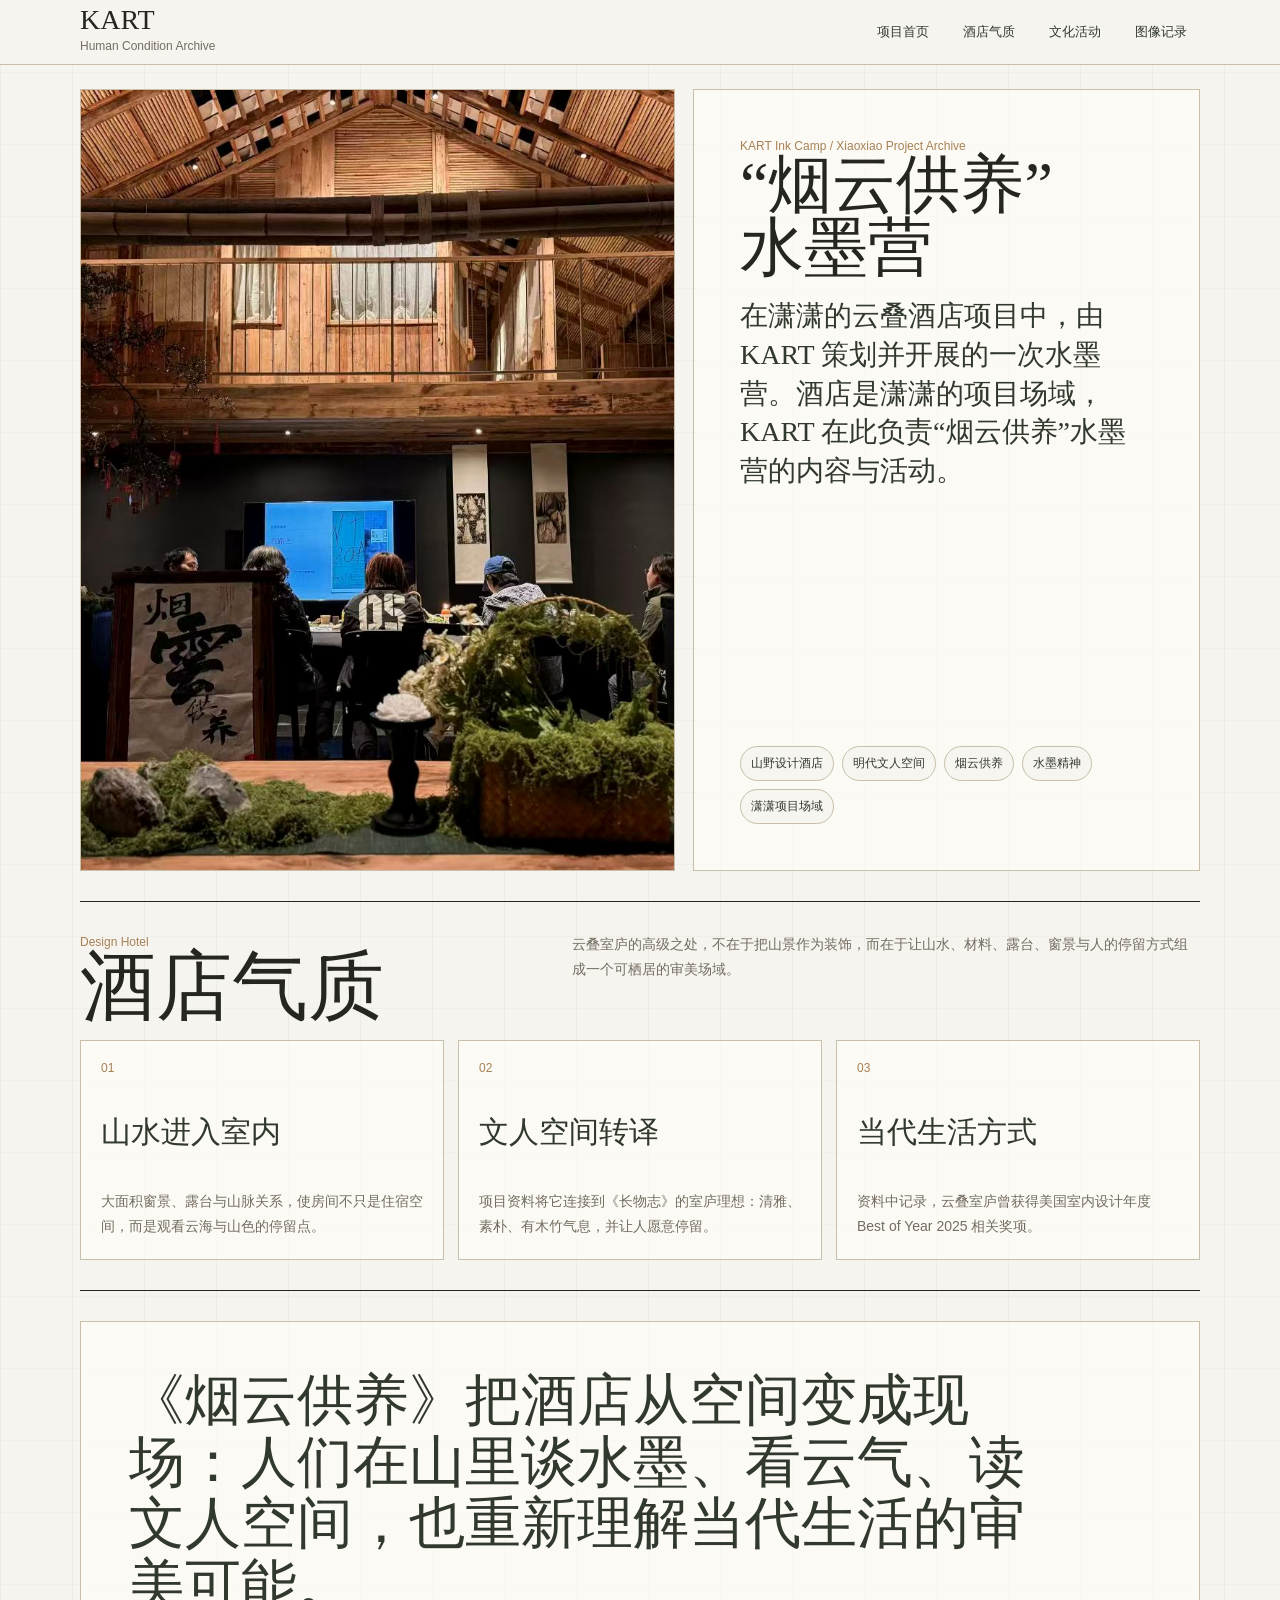
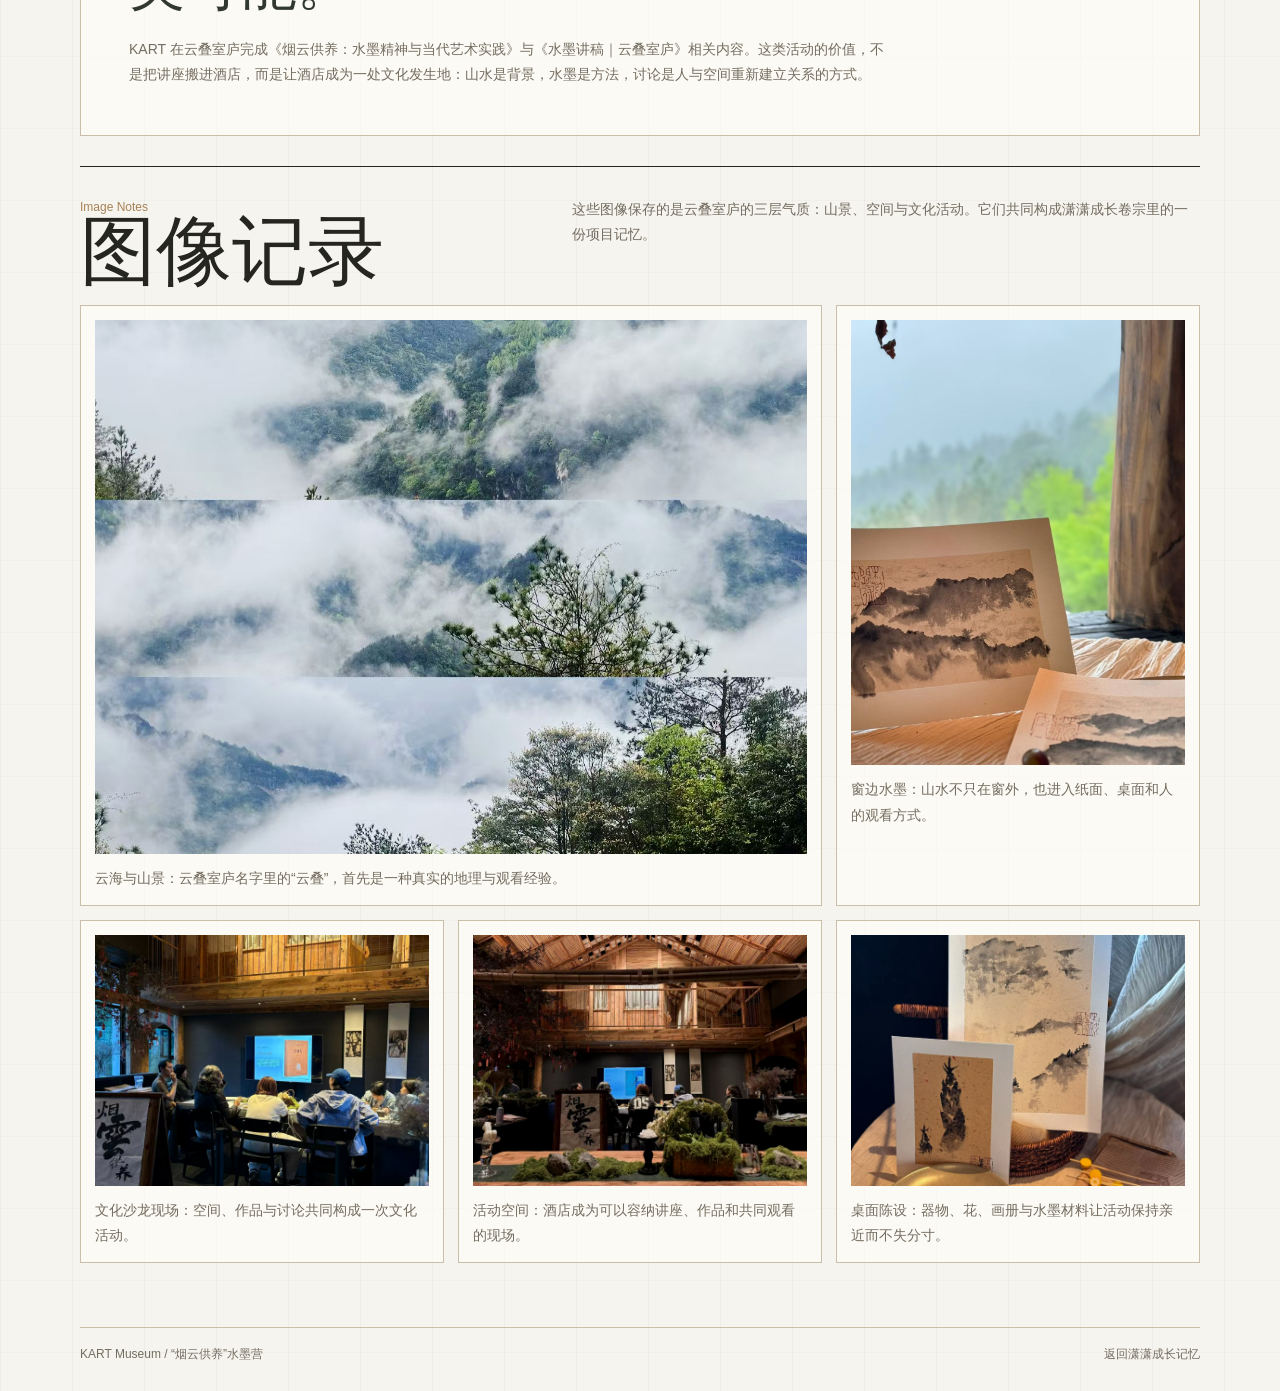
<file: 01_Members/G2026_005_Xiaoxiao/yundie-shilu/index.html>
<!doctype html>
<html lang="zh-CN">
<head>
  <meta charset="utf-8">
  <meta name="viewport" content="width=device-width, initial-scale=1">
  <title>“烟云供养”水墨营 | 潇潇项目档案 | KART Museum</title>
  <link rel="image_src" href="https://tonyzhouacademy-png.github.io/KART_Museum/assets/social/kart-museum-wechat.jpg?v=20260728-1">
  <meta itemprop="image" content="https://tonyzhouacademy-png.github.io/KART_Museum/assets/social/kart-museum-wechat.jpg?v=20260728-1">
  <meta name="description" content="KART Museum：全球艺术史、成员档案、写生与综合项目的长期成长馆藏。">
  <meta property="og:type" content="website">
  <meta property="og:site_name" content="KART Museum">
  <meta property="og:title" content="KART Museum | 全球艺术史与生命档案">
  <meta property="og:description" content="全球艺术史、成员档案、写生与综合项目。">
  <meta property="og:image" content="https://tonyzhouacademy-png.github.io/KART_Museum/assets/social/kart-museum-share-card.jpg?v=20260728-1">
  <meta property="og:image:secure_url" content="https://tonyzhouacademy-png.github.io/KART_Museum/assets/social/kart-museum-share-card.jpg?v=20260728-1">
  <meta property="og:image:type" content="image/jpeg">
  <meta property="og:image:width" content="1200">
  <meta property="og:image:height" content="630">
  <meta property="og:image:alt" content="KART Museum：全球艺术史、成员档案、写生与综合项目">
  <meta name="twitter:card" content="summary_large_image">
  <meta name="twitter:image" content="https://tonyzhouacademy-png.github.io/KART_Museum/assets/social/kart-museum-share-card.jpg?v=20260728-1">
  <style>
    :root {
      --paper: #f6f4ef;
      --white: #fffdf7;
      --ink: #252521;
      --muted: #746d61;
      --line: #c9bea9;
      --wood: #a78155;
      --moss: #31392f;
      --sage: #6f7d61;
    }

    * { box-sizing: border-box; }
    html { scroll-behavior: smooth; }

    body {
      margin: 0;
      color: var(--ink);
      background:
        linear-gradient(90deg, rgba(37, 37, 33, .035) 1px, transparent 1px),
        linear-gradient(180deg, rgba(37, 37, 33, .025) 1px, transparent 1px),
        var(--paper);
      background-size: 72px 72px;
      font-family: "Cormorant Garamond", "Times New Roman", "Songti SC", serif;
    }

    a { color: inherit; text-decoration: none; }
    img { display: block; max-width: 100%; }

    .shell {
      width: min(1120px, calc(100% - 32px));
      margin: 0 auto;
    }

    .topbar {
      position: sticky;
      top: 0;
      z-index: 10;
      border-bottom: 1px solid var(--line);
      background: rgba(246, 244, 239, .92);
      backdrop-filter: blur(16px);
    }

    .topbar-inner {
      min-height: 64px;
      display: flex;
      align-items: center;
      justify-content: space-between;
      gap: 18px;
    }

    .brand {
      display: flex;
      flex-direction: column;
      gap: 2px;
    }

    .brand strong {
      font-size: 28px;
      line-height: 1;
      font-weight: 500;
    }

    .brand span,
    .nav a,
    .kicker,
    .meta,
    .tag,
    .card p,
    .lead,
    .figure figcaption,
    .footer {
      font-family: "Helvetica Neue", Arial, sans-serif;
    }

    .brand span,
    .meta,
    .card p,
    .lead,
    .figure figcaption {
      color: var(--muted);
      font-size: 14px;
      line-height: 1.8;
    }

    .brand span,
    .meta,
    .kicker {
      font-size: 12px;
    }

    .nav {
      display: flex;
      gap: 8px;
      flex-wrap: wrap;
      justify-content: flex-end;
    }

    .nav a {
      min-height: 34px;
      padding: 10px 12px;
      border: 1px solid transparent;
      border-radius: 6px;
      color: var(--moss);
      font-size: 13px;
    }

    .nav a:hover {
      border-color: var(--line);
      background: var(--white);
    }

    .hero {
      min-height: calc(100vh - 64px);
      display: grid;
      grid-template-columns: minmax(0, 1.08fr) minmax(320px, .92fr);
      gap: 18px;
      padding: 24px 0 30px;
    }

    .hero-image,
    .hero-copy,
    .card,
    .figure,
    .statement {
      border: 1px solid var(--line);
      background: rgba(255, 253, 247, .72);
    }

    .hero-image {
      min-height: 640px;
      overflow: hidden;
    }

    .hero-image img {
      width: 100%;
      height: 100%;
      min-height: 640px;
      object-fit: cover;
      filter: saturate(1.02) contrast(1.02);
    }

    .hero-copy {
      padding: clamp(24px, 4vw, 46px);
      display: flex;
      flex-direction: column;
      justify-content: space-between;
      gap: 32px;
    }

    h1 {
      margin: 0;
      font-size: clamp(58px, 9vw, 118px);
      line-height: .88;
      font-weight: 400;
    }

    h1.event-title {
      font-size: clamp(44px, 5vw, 66px);
      line-height: .98;
    }

    h1.event-title span {
      display: block;
    }

    .hero-copy p {
      max-width: 620px;
      margin: 18px 0 0;
      color: var(--moss);
      font-size: clamp(20px, 2.3vw, 28px);
      line-height: 1.38;
    }

    .kicker { color: var(--wood); }

    .tags {
      display: flex;
      flex-wrap: wrap;
      gap: 8px;
    }

    .tag {
      padding: 8px 10px;
      border: 1px solid var(--line);
      border-radius: 999px;
      color: var(--moss);
      background: rgba(246, 244, 239, .74);
      font-size: 12px;
    }

    .section {
      scroll-margin-top: 88px;
      padding: 30px 0;
      border-top: 1px solid var(--ink);
    }

    .section-head {
      display: grid;
      grid-template-columns: minmax(0, .85fr) minmax(280px, 1.15fr);
      gap: 28px;
      margin-bottom: 18px;
    }

    .section h2 {
      margin: 0;
      font-size: clamp(34px, 6vw, 76px);
      line-height: .95;
      font-weight: 400;
    }

    .lead { margin: 0; }

    .grid {
      display: grid;
      grid-template-columns: repeat(3, minmax(0, 1fr));
      gap: 14px;
    }

    .card {
      min-height: 220px;
      padding: 20px;
      display: flex;
      flex-direction: column;
      justify-content: space-between;
      gap: 18px;
    }

    .card h3 {
      margin: 0;
      color: var(--moss);
      font-size: 30px;
      line-height: 1.05;
      font-weight: 400;
    }

    .card p { margin: 0; }

    .statement {
      padding: clamp(26px, 4vw, 48px);
    }

    .statement blockquote {
      max-width: 920px;
      margin: 0;
      color: var(--moss);
      font-size: clamp(28px, 4.6vw, 56px);
      line-height: 1.1;
    }

    .statement p {
      max-width: 760px;
      margin: 20px 0 0;
      color: var(--muted);
      font-family: "Helvetica Neue", Arial, sans-serif;
      font-size: 14px;
      line-height: 1.8;
    }

    .gallery {
      display: grid;
      grid-template-columns: repeat(3, minmax(0, 1fr));
      gap: 14px;
    }

    .figure {
      margin: 0;
      padding: 14px;
    }

    .figure.feature {
      grid-column: span 2;
    }

    .figure img {
      width: 100%;
      aspect-ratio: 4 / 3;
      object-fit: cover;
      background: #ded5c4;
      filter: saturate(1.02) contrast(1.02);
    }

    .figure.tall img {
      aspect-ratio: 3 / 4;
    }

    .figure figcaption {
      margin: 12px 0 0;
    }

    .footer {
      margin-top: 34px;
      padding: 18px 0 28px;
      border-top: 1px solid var(--line);
      display: flex;
      justify-content: space-between;
      gap: 18px;
      color: var(--muted);
      font-size: 12px;
    }

    @media (max-width: 860px) {
      .topbar-inner,
      .footer {
        align-items: flex-start;
        flex-direction: column;
      }

      .hero,
      .section-head,
      .grid,
      .gallery {
        grid-template-columns: 1fr;
      }

      .hero-image,
      .hero-image img {
        min-height: 420px;
      }

      .figure.feature {
        grid-column: span 1;
      }
    }
  </style>
</head>
<body>
  <header class="topbar">
    <div class="shell topbar-inner">
      <a class="brand" href="../../../index.html#members">
        <strong>KART</strong>
        <span>Human Condition Archive</span>
      </a>
      <nav class="nav" aria-label="Yundie Shilu sections">
        <a href="#profile">项目首页</a>
        <a href="#hotel">酒店气质</a>
        <a href="#activity">文化活动</a>
        <a href="#gallery">图像记录</a>
      </nav>
    </div>
  </header>

  <main class="shell">
    <section class="hero" id="profile">
      <div class="hero-image">
        <img src="images/event-space.jpg" alt="云叠室庐文化活动现场">
      </div>
      <div class="hero-copy">
        <div>
          <span class="kicker">KART Ink Camp / Xiaoxiao Project Archive</span>
          <h1 class="event-title"><span>“烟云供养”</span><span>水墨营</span></h1>
          <p>在潇潇的云叠酒店项目中，由 KART 策划并开展的一次水墨营。酒店是潇潇的项目场域，KART 在此负责“烟云供养”水墨营的内容与活动。</p>
        </div>
        <div class="tags">
          <span class="tag">山野设计酒店</span>
          <span class="tag">明代文人空间</span>
          <span class="tag">烟云供养</span>
          <span class="tag">水墨精神</span>
          <span class="tag">潇潇项目场域</span>
        </div>
      </div>
    </section>

    <section class="section" id="hotel">
      <div class="section-head">
        <div>
          <span class="kicker">Design Hotel</span>
          <h2>酒店气质</h2>
        </div>
        <p class="lead">云叠室庐的高级之处，不在于把山景作为装饰，而在于让山水、材料、露台、窗景与人的停留方式组成一个可栖居的审美场域。</p>
      </div>
      <div class="grid">
        <article class="card">
          <span class="kicker">01</span>
          <h3>山水进入室内</h3>
          <p>大面积窗景、露台与山脉关系，使房间不只是住宿空间，而是观看云海与山色的停留点。</p>
        </article>
        <article class="card">
          <span class="kicker">02</span>
          <h3>文人空间转译</h3>
          <p>项目资料将它连接到《长物志》的室庐理想：清雅、素朴、有木竹气息，并让人愿意停留。</p>
        </article>
        <article class="card">
          <span class="kicker">03</span>
          <h3>当代生活方式</h3>
          <p>资料中记录，云叠室庐曾获得美国室内设计年度 Best of Year 2025 相关奖项。</p>
        </article>
      </div>
    </section>

    <section class="section" id="activity">
      <div class="statement">
        <blockquote>《烟云供养》把酒店从空间变成现场：人们在山里谈水墨、看云气、读文人空间，也重新理解当代生活的审美可能。</blockquote>
        <p>KART 在云叠室庐完成《烟云供养：水墨精神与当代艺术实践》与《水墨讲稿｜云叠室庐》相关内容。这类活动的价值，不是把讲座搬进酒店，而是让酒店成为一处文化发生地：山水是背景，水墨是方法，讨论是人与空间重新建立关系的方式。</p>
      </div>
    </section>

    <section class="section" id="gallery">
      <div class="section-head">
        <div>
          <span class="kicker">Image Notes</span>
          <h2>图像记录</h2>
        </div>
        <p class="lead">这些图像保存的是云叠室庐的三层气质：山景、空间与文化活动。它们共同构成潇潇成长卷宗里的一份项目记忆。</p>
      </div>
      <div class="gallery">
        <figure class="figure feature">
          <img src="images/cloud-sea.jpg" alt="云叠室庐云海山景">
          <figcaption>云海与山景：云叠室庐名字里的“云叠”，首先是一种真实的地理与观看经验。</figcaption>
        </figure>
        <figure class="figure tall">
          <img src="images/ink-by-window.jpg" alt="窗边水墨作品">
          <figcaption>窗边水墨：山水不只在窗外，也进入纸面、桌面和人的观看方式。</figcaption>
        </figure>
        <figure class="figure">
          <img src="images/cultural-salon.jpg" alt="云叠室庐文化沙龙现场">
          <figcaption>文化沙龙现场：空间、作品与讨论共同构成一次文化活动。</figcaption>
        </figure>
        <figure class="figure">
          <img src="images/event-space.jpg" alt="云叠室庐活动空间">
          <figcaption>活动空间：酒店成为可以容纳讲座、作品和共同观看的现场。</figcaption>
        </figure>
        <figure class="figure">
          <img src="images/table-still-life.jpg" alt="云叠室庐桌面陈设">
          <figcaption>桌面陈设：器物、花、画册与水墨材料让活动保持亲近而不失分寸。</figcaption>
        </figure>
      </div>
    </section>

    <footer class="footer">
      <span>KART Museum / “烟云供养”水墨营</span>
      <span><a href="../index.html#memory">返回潇潇成长记忆</a></span>
    </footer>
  </main>
</body>
</html>
</file>
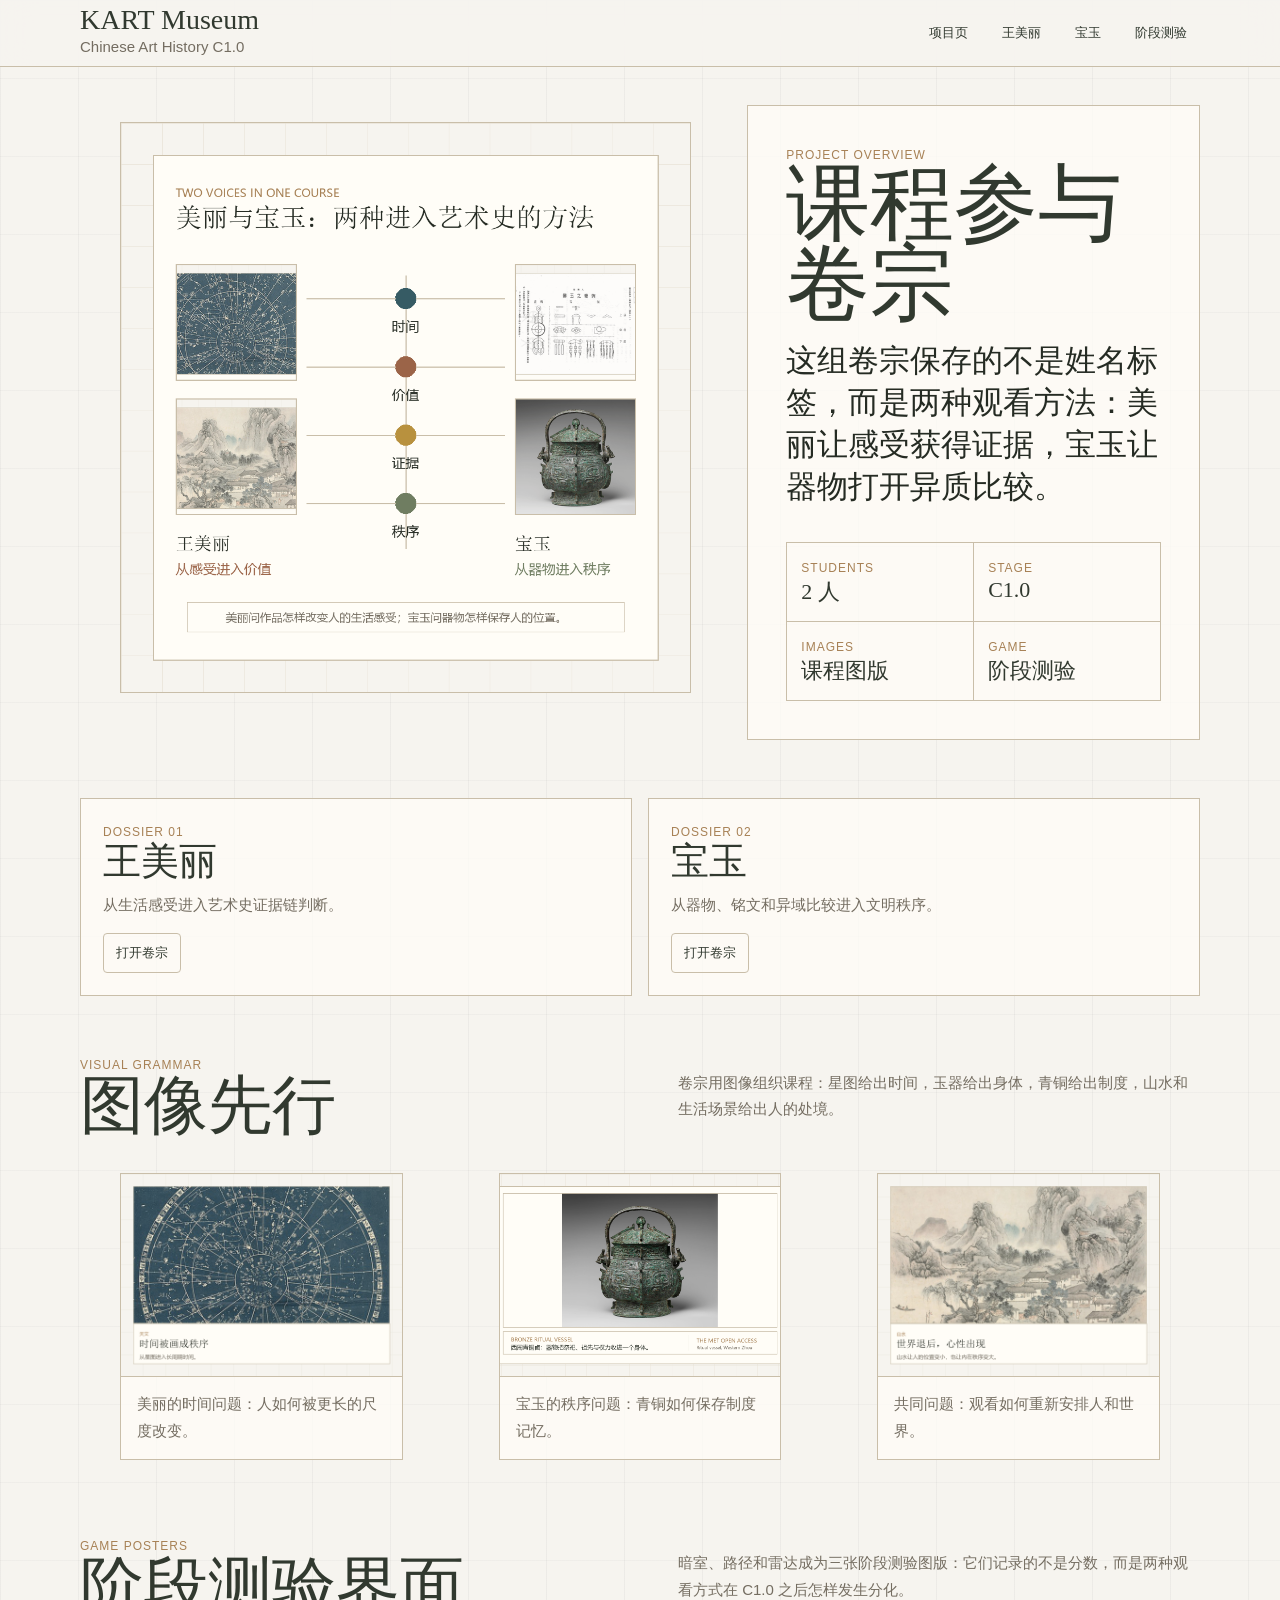
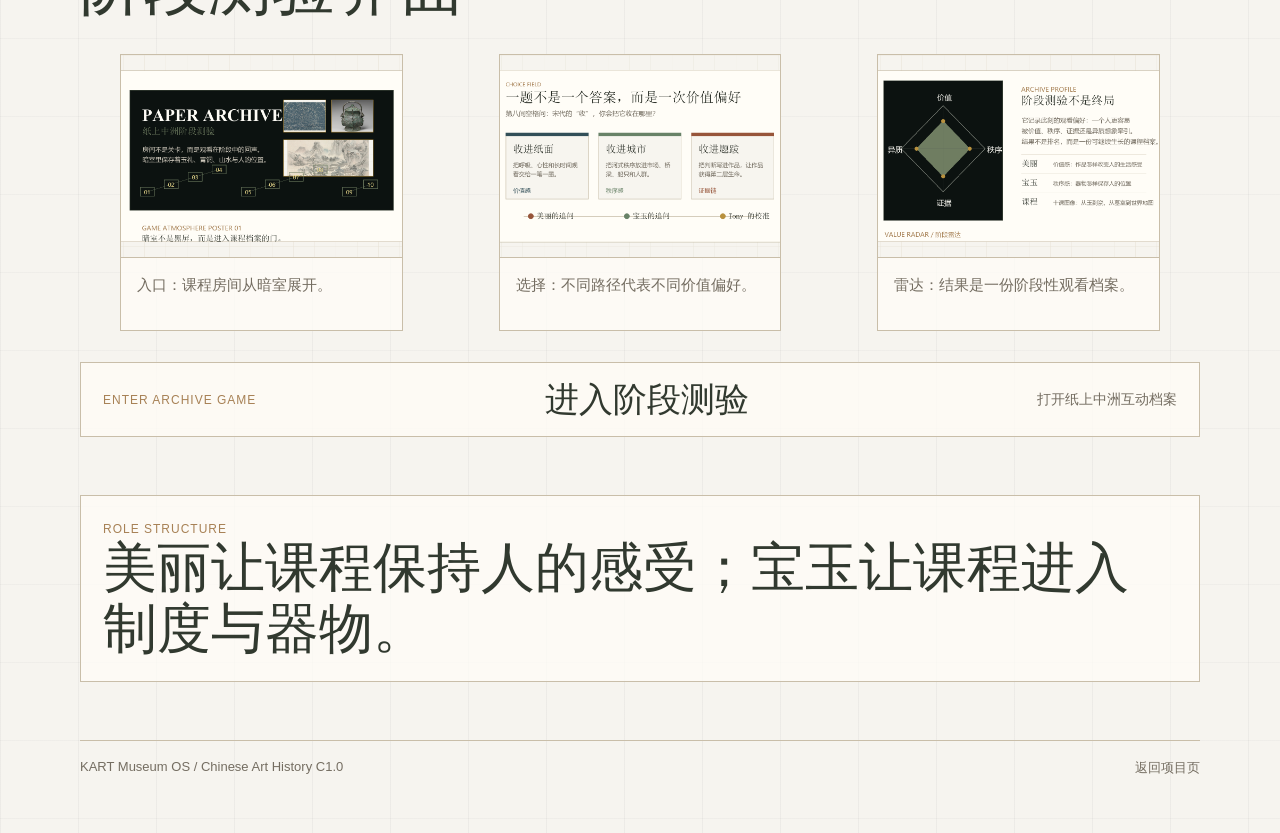
<file: 02_Projects/Chinese_Art_History_C1/dossiers/index.html>
<!doctype html>
<html lang="zh-CN">
<head>
  <meta charset="utf-8">
  <meta name="viewport" content="width=device-width, initial-scale=1">
  <title>课程参与卷宗总览 | 中国艺术史 C1.0</title>
  <meta name="description" content="KART Museum 中国艺术史 C1.0：王美丽与宝玉的课程参与卷宗总览。">
  <link rel="stylesheet" href="dossier.css">
</head>
<body>
  <header class="topbar">
    <div class="shell topbar-inner">
      <a class="brand" href="../index.html">
        <strong>KART Museum</strong>
        <span>Chinese Art History C1.0</span>
      </a>
      <nav class="nav" aria-label="Dossier navigation">
        <a href="../index.html">项目页</a>
        <a href="wang-meili.html">王美丽</a>
        <a href="bao-yu.html">宝玉</a>
        <a href="../game/index.html">阶段测验</a>
      </nav>
    </div>
  </header>

  <main class="shell">
    <section class="hero">
      <figure class="hero-art">
        <img src="../images/two-voices-panel.png" alt="王美丽与宝玉两种进入艺术史的方法">
      </figure>
      <div class="hero-copy">
        <div>
          <span class="kicker">Project Overview</span>
          <h1>课程参与卷宗</h1>
          <p class="hero-subtitle">这组卷宗保存的不是姓名标签，而是两种观看方法：美丽让感受获得证据，宝玉让器物打开异质比较。</p>
        </div>
        <div class="fact-grid">
          <div><span class="kicker">Students</span><strong>2 人</strong></div>
          <div><span class="kicker">Stage</span><strong>C1.0</strong></div>
          <div><span class="kicker">Images</span><strong>课程图版</strong></div>
          <div><span class="kicker">Game</span><strong>阶段测验</strong></div>
        </div>
      </div>
    </section>

    <section class="section">
      <div class="grid">
        <a class="mini-card" href="wang-meili.html">
          <span class="kicker">Dossier 01</span>
          <h3>王美丽</h3>
          <p>从生活感受进入艺术史证据链判断。</p>
          <span class="button-link">打开卷宗</span>
        </a>
        <a class="mini-card" href="bao-yu.html">
          <span class="kicker">Dossier 02</span>
          <h3>宝玉</h3>
          <p>从器物、铭文和异域比较进入文明秩序。</p>
          <span class="button-link">打开卷宗</span>
        </a>
      </div>
    </section>

    <section class="section">
      <div class="section-head">
        <div>
          <span class="section-eyebrow">Visual Grammar</span>
          <h2>图像先行</h2>
        </div>
        <p class="lead">卷宗用图像组织课程：星图给出时间，玉器给出身体，青铜给出制度，山水和生活场景给出人的处境。</p>
      </div>
      <div class="grid three">
        <figure class="plate">
          <img src="../images/plate-star-map.png" alt="星图课程图版">
          <figcaption>美丽的时间问题：人如何被更长的尺度改变。</figcaption>
        </figure>
        <figure class="plate">
          <img src="../images/plate-bronze-vitrine.png" alt="青铜课程图版">
          <figcaption>宝玉的秩序问题：青铜如何保存制度记忆。</figcaption>
        </figure>
        <figure class="plate">
          <img src="../images/plate-song-landscape.png" alt="山水课程图版">
          <figcaption>共同问题：观看如何重新安排人和世界。</figcaption>
        </figure>
      </div>
    </section>

    <section class="section">
      <div class="section-head">
        <div>
          <span class="section-eyebrow">Game Posters</span>
          <h2>阶段测验界面</h2>
        </div>
        <p class="lead">暗室、路径和雷达成为三张阶段测验图版：它们记录的不是分数，而是两种观看方式在 C1.0 之后怎样发生分化。</p>
      </div>
      <div class="grid three">
        <figure class="plate">
          <img src="../images/game-atmosphere-archive.png" alt="阶段测验入口气氛设计">
          <figcaption>入口：课程房间从暗室展开。</figcaption>
        </figure>
        <figure class="plate">
          <img src="../images/game-atmosphere-choices.png" alt="阶段测验选择路径设计">
          <figcaption>选择：不同路径代表不同价值偏好。</figcaption>
        </figure>
        <figure class="plate">
          <img src="../images/game-atmosphere-radar.png" alt="阶段测验雷达设计">
          <figcaption>雷达：结果是一份阶段性观看档案。</figcaption>
        </figure>
      </div>
      <a class="game-entry" href="../game/index.html">
        <span>Enter Archive Game</span>
        <strong>进入阶段测验</strong>
        <em>打开纸上中洲互动档案</em>
      </a>
    </section>

    <section class="section">
      <div class="panel">
        <span class="section-eyebrow">Role Structure</span>
        <blockquote class="quote">美丽让课程保持人的感受；宝玉让课程进入制度与器物。</blockquote>
      </div>
    </section>

    <footer class="footer">
      <span>KART Museum OS / Chinese Art History C1.0</span>
      <span><a href="../index.html">返回项目页</a></span>
    </footer>
  </main>
</body>
</html>
</file>
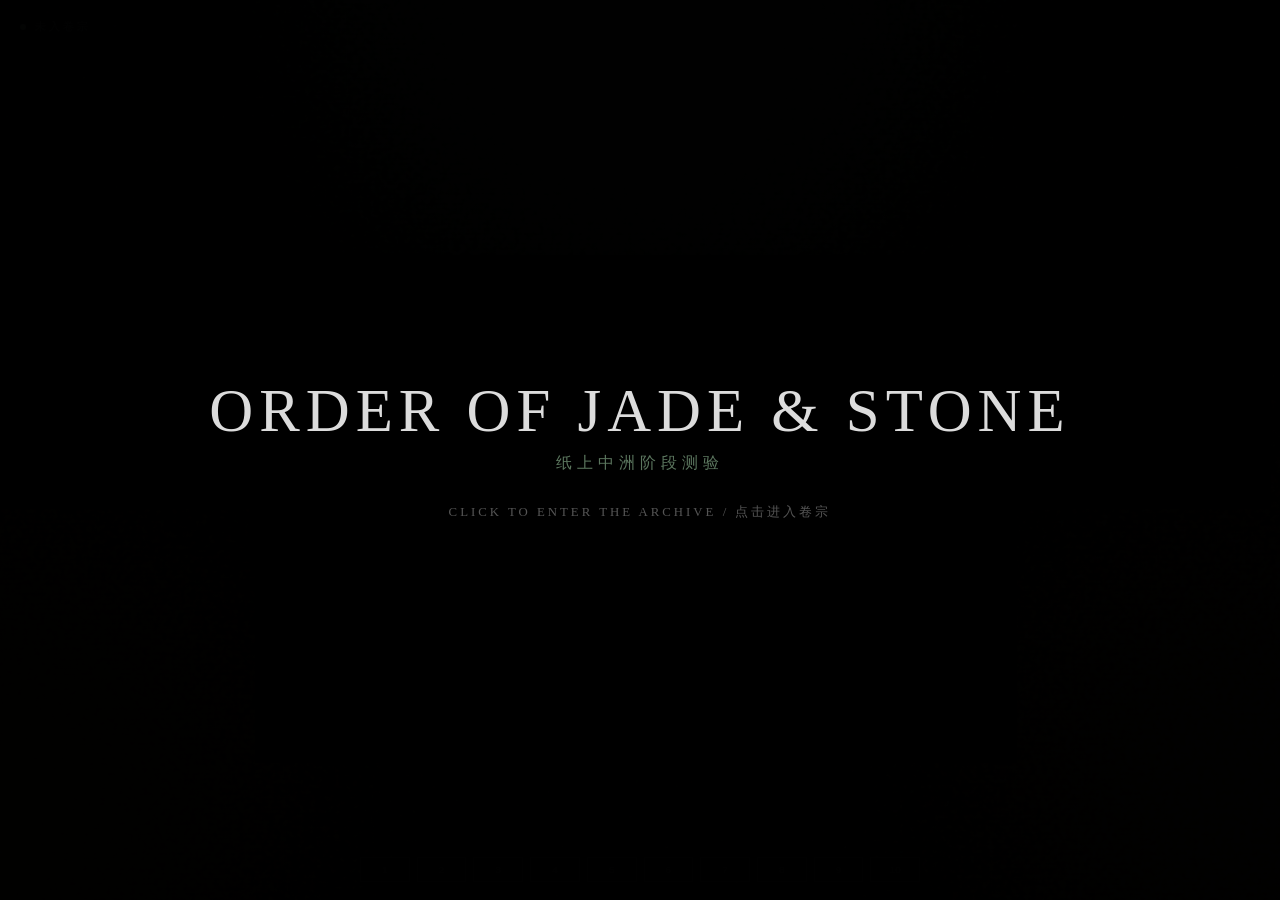
<file: 02_Projects/Chinese_Art_History_C1/game/index.html>
<!doctype html>
<html lang="zh-CN">
<head>
  <meta charset="utf-8">
  <meta name="viewport" content="width=device-width, initial-scale=1">
  <title>Order of Jade and Stone｜纸上中洲阶段测验</title>
  <style>
    :root {
      --bg: #050505;
      --text: #8c9699;
      --mute: #505858;
      --line: #1a1a1a;
      --jade: #7a9e7e;
      --bronze: #b8860b;
      --clay: #a67c52;
      --highlight: #dcdcdc;
      --wong: #c99a2e;
      --bao: #b48658;
    }

    * { box-sizing: border-box; }

    body {
      margin: 0;
      min-height: 100vh;
      overflow-x: hidden;
      overflow-y: auto;
      background: #000;
      color: var(--text);
      font-family: "Noto Serif SC", "Songti SC", "Times New Roman", serif;
      user-select: none;
    }

    button,
    input,
    textarea { font: inherit; }

    .overlay {
      position: fixed;
      inset: 0;
      pointer-events: none;
      z-index: 4;
    }

    .noise {
      opacity: .055;
      background-image: url("data:image/svg+xml,%3Csvg viewBox='0 0 200 200' xmlns='http://www.w3.org/2000/svg'%3E%3Cfilter id='n'%3E%3CfeTurbulence type='fractalNoise' baseFrequency='0.75' numOctaves='3' stitchTiles='stitch'/%3E%3C/filter%3E%3Crect width='100%25' height='100%25' filter='url(%23n)'/%3E%3C/svg%3E");
    }

    .scanlines {
      opacity: .16;
      background: linear-gradient(to bottom, transparent, transparent 52%, rgba(0,0,0,.42) 53%);
      background-size: 100% 5px;
    }

    .field {
      position: fixed;
      inset: -20%;
      z-index: 0;
      background:
        radial-gradient(circle at 50% 15%, rgba(122,158,126,.12), transparent 30%),
        radial-gradient(circle at 14% 78%, rgba(184,134,11,.08), transparent 24%),
        radial-gradient(circle at 84% 76%, rgba(166,124,82,.08), transparent 24%),
        #030303;
    }

    .field::before,
    .field::after {
      content: "";
      position: absolute;
      inset: 0;
      opacity: .18;
      background:
        linear-gradient(90deg, rgba(255,255,255,.04) 1px, transparent 1px),
        linear-gradient(180deg, rgba(255,255,255,.026) 1px, transparent 1px);
      background-size: 88px 88px;
      transform: rotate(-2deg);
    }

    .field::after {
      opacity: .10;
      background-size: 144px 144px;
      transform: rotate(3deg) scale(1.08);
    }

    #start-screen,
    #name-screen,
    #ending-screen {
      position: fixed;
      inset: 0;
      z-index: 100;
      display: flex;
      flex-direction: column;
      justify-content: center;
      align-items: center;
      padding: 24px;
      background: rgba(0,0,0,.96);
      transition: opacity 1s;
      text-align: center;
    }

    #start-screen { cursor: pointer; }

    #start-screen h1,
    #ending-screen h1 {
      margin: 0 0 10px;
      color: var(--highlight);
      font-size: clamp(1.7rem, 5vw, 3.8rem);
      line-height: 1.05;
      font-weight: 300;
      letter-spacing: 6px;
    }

    #start-screen .sub,
    #ending-screen .sub {
      color: var(--jade);
      font-size: 1rem;
      letter-spacing: 5px;
      opacity: .75;
    }

    #start-screen p {
      margin: 30px 0 0;
      color: #555;
      font-size: .8rem;
      letter-spacing: 3px;
      animation: pulse 2.4s infinite;
    }

    #name-screen {
      z-index: 110;
      opacity: 0;
      pointer-events: none;
    }

    #name-screen.show {
      opacity: 1;
      pointer-events: all;
    }

    .name-box,
    .modal-box {
      width: min(520px, 92vw);
      border: 1px solid #202020;
      background: rgba(5,5,5,.96);
      padding: 30px;
      box-shadow: 0 0 40px rgba(0,0,0,.55);
    }

    .name-deco {
      width: 42px;
      height: 1px;
      margin: 0 auto 24px;
      background: var(--jade);
      opacity: .45;
    }

    .name-prompt {
      margin-bottom: 8px;
      color: var(--text);
      font-size: .95rem;
      line-height: 1.85;
    }

    .name-sub {
      margin-bottom: 22px;
      color: #555;
      font-size: .78rem;
      letter-spacing: 1px;
    }

    input,
    textarea {
      width: 100%;
      outline: none;
      border: 1px solid #333;
      background: rgba(0,0,0,.72);
      color: var(--highlight);
      padding: 12px 14px;
      text-align: center;
      line-height: 1.6;
    }

    textarea {
      min-height: 96px;
      text-align: left;
      resize: none;
    }

    input:focus,
    textarea:focus { border-color: var(--jade); }

    .tiny-btn,
    .choice,
    .modal-btn {
      border: 1px solid #262626;
      background: rgba(0,0,0,.46);
      color: var(--text);
      cursor: pointer;
      transition: border-color .35s, color .35s, background .35s, transform .35s;
    }

    .tiny-btn {
      min-height: 40px;
      margin-top: 14px;
      padding: 0 24px;
      color: var(--jade);
      border-color: rgba(122,158,126,.5);
      letter-spacing: 2px;
      font-size: .82rem;
    }

    .tiny-btn:hover,
    .modal-btn:hover {
      color: var(--jade);
      border-color: var(--jade);
      background: rgba(122,158,126,.08);
    }

    .skip {
      display: block;
      margin-top: 14px;
      color: #3c3c3c;
      cursor: pointer;
      font-size: .72rem;
      letter-spacing: 1px;
    }

    .skip:hover { color: #666; }

    #wrap {
      position: relative;
      z-index: 10;
      width: min(980px, calc(100vw - 36px));
      margin: 0 auto;
      min-height: 100svh;
      padding: 54px 0 82px;
      display: flex;
      align-items: center;
      justify-content: center;
      text-align: center;
    }

    #main-game {
      width: 100%;
      display: grid;
      grid-template-columns: minmax(150px, 220px) minmax(0, 1fr);
      grid-template-areas:
        "stage text"
        "stage choices"
        "stage hidden"
        "stage oracle";
      column-gap: clamp(24px, 5vw, 52px);
      row-gap: 14px;
      align-items: center;
      padding: 0;
      transition: opacity 1s;
    }

    #stage {
      grid-area: stage;
      width: clamp(138px, 19vw, 190px);
      height: clamp(138px, 19vw, 190px);
      margin: 0 auto;
      filter: drop-shadow(0 0 15px rgba(122,158,126,.28));
      transition: filter 1s;
    }

    #shape {
      stroke-dasharray: 540;
      stroke-dashoffset: 540;
      animation: drawPath 2.2s forwards ease-in-out;
    }

    #phase-indicator {
      position: fixed;
      top: 20px;
      left: 20px;
      z-index: 20;
      color: var(--mute);
      font-family: Arial, sans-serif;
      font-size: .68rem;
      letter-spacing: 3px;
      opacity: .55;
    }

    #phase-dot {
      display: inline-block;
      width: 6px;
      height: 6px;
      margin-right: 9px;
      border-radius: 50%;
      background: var(--jade);
      vertical-align: middle;
    }

    #text-area {
      grid-area: text;
      max-height: 34vh;
      min-height: 0;
      margin-bottom: 0;
      overflow-y: auto;
      padding-right: 8px;
      color: var(--text);
      line-height: 1.76;
      font-size: clamp(.92rem, 1.45vw, 1.06rem);
      opacity: 0;
    }

    #text-area b {
      color: var(--highlight);
      font-weight: 400;
      border-bottom: 1px solid rgba(122,158,126,.45);
    }

    #text-area i {
      color: var(--clay);
      font-style: normal;
    }

    .btn-container {
      grid-area: choices;
      display: flex;
      flex-direction: column;
      gap: 9px;
      opacity: 0;
    }

    .choice {
      position: relative;
      width: 100%;
      min-height: 50px;
      padding: 10px 14px;
      text-align: left;
      font-size: .9rem;
      line-height: 1.52;
      overflow: hidden;
    }

    .choice:hover {
      border-color: var(--jade);
      color: var(--jade);
      background: rgba(122,158,126,.055);
      transform: translateX(4px);
    }

    .choice::before {
      content: "";
      position: absolute;
      left: 0;
      top: 0;
      bottom: 0;
      width: 0;
      background: var(--jade);
      transition: width .3s;
    }

    .choice:hover::before { width: 3px; }

    .oracle,
    .hidden-item {
      min-height: 20px;
      margin: 0;
      color: var(--jade);
      font-size: .78rem;
      letter-spacing: 2px;
      opacity: 0;
      transition: opacity .8s;
    }

    .hidden-item { color: var(--clay); }
    .hidden-item { grid-area: hidden; }
    .oracle { grid-area: oracle; }
    .oracle.visible,
    .hidden-item.visible { opacity: .72; }

    .inventory {
      position: fixed;
      left: 50%;
      bottom: 18px;
      z-index: 20;
      display: grid;
      grid-template-columns: repeat(10, minmax(18px, 1fr));
      gap: 7px;
      width: min(560px, calc(100vw - 32px));
      transform: translateX(-50%);
    }

    .inv-item {
      height: 25px;
      display: grid;
      place-items: center;
      border: 1px solid #151515;
      color: #272727;
      background: rgba(0,0,0,.34);
      font-family: Arial, sans-serif;
      font-size: .62rem;
      transition: color .45s, border-color .45s, box-shadow .45s;
    }

    .inv-item.found {
      color: var(--bronze);
      border-color: rgba(184,134,11,.5);
      box-shadow: 0 0 10px rgba(184,134,11,.12);
    }

    #observer-panel {
      position: fixed;
      left: 0;
      right: 0;
      bottom: 0;
      z-index: 150;
      max-height: 72vh;
      overflow-y: auto;
      transform: translateY(100%);
      border-top: 1px solid var(--line);
      background: rgba(4,4,4,.98);
      padding: 24px 28px 20px;
      transition: transform .62s cubic-bezier(.16,1,.3,1);
    }

    #observer-panel.visible { transform: translateY(0); }

    .observer-header {
      display: flex;
      justify-content: space-between;
      gap: 14px;
      margin-bottom: 20px;
      color: #333;
      font-family: Arial, sans-serif;
      font-size: .62rem;
      letter-spacing: 3px;
      text-transform: uppercase;
    }

    .observer-entry {
      max-width: 920px;
      margin: 0 auto 16px;
      padding-left: 13px;
      border-left: 2px solid #222;
    }

    .observer-name {
      margin-bottom: 6px;
      font-family: Arial, sans-serif;
      font-size: .68rem;
      letter-spacing: 2px;
      text-transform: uppercase;
    }

    .observer-text {
      color: #aaa;
      font-size: .92rem;
      line-height: 1.85;
      font-style: italic;
    }

    .entry-tony .observer-name { color: var(--jade); }
    .entry-wong .observer-name { color: var(--wong); }
    .entry-bao .observer-name { color: var(--bao); }
    .entry-tony { border-left-color: rgba(122,158,126,.32); }
    .entry-wong { border-left-color: rgba(201,154,46,.34); }
    .entry-bao { border-left-color: rgba(180,134,88,.36); }

    #observer-continue {
      float: right;
      min-height: 38px;
      padding: 0 24px;
      border: 1px solid #333;
      background: transparent;
      color: var(--text);
      cursor: pointer;
      font-family: Arial, sans-serif;
      font-size: .74rem;
      letter-spacing: 2px;
    }

    #observer-continue:hover {
      color: var(--jade);
      border-color: var(--jade);
    }

    .modal {
      position: fixed;
      inset: 0;
      z-index: 210;
      display: flex;
      align-items: center;
      justify-content: center;
      padding: 20px;
      background: rgba(0,0,0,.88);
      opacity: 0;
      pointer-events: none;
      transition: opacity .5s;
    }

    .modal.show {
      opacity: 1;
      pointer-events: all;
    }

    .modal-label {
      margin-bottom: 18px;
      color: var(--jade);
      font-family: Arial, sans-serif;
      font-size: .66rem;
      letter-spacing: 3px;
      text-transform: uppercase;
    }

    .modal-prompt {
      margin-bottom: 16px;
      color: #bbb;
      line-height: 1.9;
      text-align: left;
    }

    .modal-options {
      display: grid;
      gap: 10px;
      margin: 12px 0;
    }

    .modal-option {
      border: 1px solid #242424;
      background: rgba(0,0,0,.42);
      color: var(--text);
      padding: 12px 14px;
      text-align: left;
      line-height: 1.6;
      cursor: pointer;
      transition: border-color .3s, color .3s, background .3s;
    }

    .modal-option:hover,
    .modal-option.selected {
      color: var(--jade);
      border-color: rgba(122,158,126,.7);
      background: rgba(122,158,126,.07);
    }

    .modal-actions {
      display: flex;
      justify-content: flex-end;
      gap: 10px;
      margin-top: 12px;
    }

    .modal-btn {
      min-height: 38px;
      padding: 0 18px;
      font-family: Arial, sans-serif;
      font-size: .76rem;
      letter-spacing: 2px;
    }

    #ending-screen {
      display: none;
      overflow-y: auto;
      justify-content: flex-start;
      padding: 44px 16px;
    }

    #ending-screen.show {
      display: flex;
      animation: fadeIn 1.2s ease forwards;
    }

    .ending-card {
      width: min(1040px, 94vw);
      padding-bottom: 44px;
    }

    .ending-desc {
      max-width: 760px;
      margin: 16px auto 20px;
      color: var(--text);
      line-height: 1.75;
      font-size: .96rem;
    }

    .score-row {
      display: grid;
      grid-template-columns: repeat(5, minmax(0, 1fr));
      gap: 10px;
      margin: 18px 0;
      color: #555;
      font-family: Arial, sans-serif;
      font-size: .72rem;
      letter-spacing: 1px;
    }

    .score-item {
      min-width: 0;
      text-align: center;
    }

    .ending-layout {
      display: grid;
      grid-template-columns: minmax(260px, .8fr) minmax(320px, 1fr);
      gap: 18px;
      align-items: stretch;
    }

    .radar-card {
      border: 1px solid #171717;
      background: rgba(122,158,126,.025);
      padding: 18px;
      margin-top: 18px;
      text-align: center;
    }

    .radar-svg {
      width: min(100%, 330px);
      height: auto;
      margin: 0 auto;
      display: block;
    }

    .radar-legend {
      display: grid;
      grid-template-columns: repeat(2, minmax(0, 1fr));
      gap: 8px;
      margin-top: 12px;
      color: #666;
      font-family: Arial, sans-serif;
      font-size: .72rem;
      line-height: 1.5;
    }

    .score-bar {
      height: 4px;
      margin-top: 6px;
      background: #1d1d1d;
      overflow: hidden;
    }

    .score-fill {
      height: 100%;
      width: 0;
      background: var(--jade);
      transition: width 1.4s ease;
    }

    .record-card,
    .miss-list,
    .past-card {
      border: 1px solid #171717;
      background: rgba(122,158,126,.025);
      padding: 18px;
      margin-top: 18px;
      text-align: left;
      line-height: 1.8;
    }

    .record-line {
      display: grid;
      grid-template-columns: 96px minmax(0, 1fr);
      gap: 12px;
      padding: 8px 0;
      border-top: 1px solid #141414;
    }

    .record-line:first-of-type { border-top: 0; }

    .record-label {
      color: #555;
      font-family: Arial, sans-serif;
      font-size: .68rem;
      letter-spacing: 2px;
    }

    .dossier-seal {
      margin: 2px 0 14px;
      color: var(--highlight);
      font-size: 1.35rem;
      letter-spacing: 3px;
    }

    .route-list {
      display: grid;
      gap: 7px;
      margin: 0;
      padding: 0;
      list-style: none;
    }

    .route-list li {
      display: grid;
      grid-template-columns: 34px minmax(0, 1fr) 92px;
      gap: 10px;
      align-items: start;
      padding: 8px 0;
      border-top: 1px solid #141414;
    }

    .route-list span,
    .route-list em {
      color: #555;
      font-family: Arial, sans-serif;
      font-size: .68rem;
      letter-spacing: 1px;
      font-style: normal;
    }

    .route-list b {
      color: #999;
      font-weight: 400;
    }

    .record-title {
      margin-bottom: 12px;
      color: var(--bronze);
      font-family: Arial, sans-serif;
      font-size: .66rem;
      letter-spacing: 3px;
      text-transform: uppercase;
    }

    .record-card b {
      color: var(--highlight);
      font-weight: 400;
    }

    .btn-row {
      display: flex;
      justify-content: center;
      gap: 12px;
      margin-top: 22px;
      flex-wrap: wrap;
    }

    @keyframes drawPath { to { stroke-dashoffset: 0; } }
    @keyframes fadeIn { from { opacity: 0; } to { opacity: 1; } }
    @keyframes pulse { 0%,100% { opacity: .22; } 50% { opacity: .68; } }

    @media (max-width: 620px) {
      #wrap { width: min(92vw, 680px); align-items: flex-start; padding-top: 76px; }
      #main-game {
        display: block;
      }
      #main-game { padding-bottom: 88px; }
      #stage { margin: 0 auto 22px; }
      #text-area { min-height: auto; max-height: none; margin-bottom: 18px; }
      .btn-container { gap: 10px; }
      .choice { min-height: 54px; }
      .observer-header { display: block; }
      .inventory { grid-template-columns: repeat(6, minmax(18px, 1fr)); }
      .ending-layout,
      .score-row,
      .radar-legend,
      .route-list li {
        grid-template-columns: 1fr;
      }
    }

    @media (max-height: 720px) and (min-width: 621px) {
      #wrap { align-items: flex-start; padding-top: 46px; padding-bottom: 74px; }
      #stage { width: 132px; height: 132px; }
      #text-area { max-height: 30vh; font-size: .88rem; line-height: 1.65; }
      .choice { min-height: 44px; padding: 8px 12px; font-size: .84rem; line-height: 1.45; }
      .btn-container { gap: 7px; }
    }
  </style>
</head>
<body>
  <div class="field"></div>
  <div class="overlay noise"></div>
  <div class="overlay scanlines"></div>

  <div id="phase-indicator"><span id="phase-dot"></span><span id="phase-text">未入卷宗</span></div>

  <div id="start-screen">
    <h1>ORDER OF JADE &amp; STONE</h1>
    <div class="sub">纸上中洲阶段测验</div>
    <p>CLICK TO ENTER THE ARCHIVE / 点击进入卷宗</p>
  </div>

  <div id="name-screen">
    <div class="name-box">
      <div class="name-deco"></div>
      <div class="name-prompt">C1.0 之后，档案室还亮着一盏灯。</div>
      <div class="name-sub">留下名字，或匿名进入。美丽与宝玉会在途中回应你。</div>
      <input id="name-input" maxlength="20" autocomplete="off" spellcheck="false" placeholder="你的名字">
      <button class="tiny-btn" id="name-submit">进入档案</button>
      <span class="skip" id="name-skip">匿名进入</span>
    </div>
  </div>

  <div id="wrap">
    <main id="main-game">
      <svg id="stage" viewBox="0 0 100 100" aria-hidden="true">
        <path id="shape" d="" fill="none" stroke="#555" stroke-width="1.15"/>
      </svg>
      <div id="text-area"></div>
      <div id="hidden-item" class="hidden-item"></div>
      <div id="choices" class="btn-container"></div>
      <div id="oracle" class="oracle"></div>
    </main>
  </div>

  <div class="inventory" id="inventory"></div>

  <aside id="observer-panel">
    <div class="observer-header">
      <span>THE OBSERVERS RESPOND</span>
      <span>美丽 / 宝玉 / Tony</span>
    </div>
    <div id="obs-tony" class="observer-entry entry-tony">
      <div class="observer-name">Tony Zhou — Meta Observer</div>
      <div class="observer-text" id="obs-tony-text"></div>
    </div>
    <div id="obs-wong" class="observer-entry entry-wong">
      <div class="observer-name">王美丽 — Value Reader</div>
      <div class="observer-text" id="obs-wong-text"></div>
    </div>
    <div id="obs-bao" class="observer-entry entry-bao">
      <div class="observer-name">宝玉 — Civilization Historian</div>
      <div class="observer-text" id="obs-bao-text"></div>
    </div>
    <div style="clear:both"></div>
    <button id="observer-continue">继续</button>
  </aside>

  <div id="note-modal" class="modal">
    <div class="modal-box">
      <div class="modal-label" id="modal-label"></div>
      <div class="modal-prompt" id="modal-prompt"></div>
      <div id="modal-options" class="modal-options"></div>
      <textarea id="modal-input" maxlength="220" spellcheck="false"></textarea>
      <div class="modal-actions">
        <button class="modal-btn" id="modal-skip">暂不留下</button>
        <button class="modal-btn" id="modal-submit">收入卷宗</button>
      </div>
    </div>
  </div>

  <section id="ending-screen">
    <div class="ending-card">
      <h1 id="ending-title">阶段卷宗</h1>
      <div class="sub" id="ending-sub">ARCHIVE OPENED</div>
      <p class="ending-desc" id="ending-desc"></p>
      <div class="score-row" id="score-row"></div>
      <div class="ending-layout">
        <div class="radar-card" id="radar-card"></div>
        <div class="record-card" id="record-card"></div>
      </div>
      <div class="miss-list" id="miss-list"></div>
      <div class="past-card" id="past-card"></div>
      <div class="btn-row">
        <button class="tiny-btn" id="restart-btn">重新进入</button>
      </div>
    </div>
  </section>

  <script>
    const HISTORY_KEY = "kart-c1-stage-archive-history";
    const SHAPES = {
      center: "M50 8 L78 24 L78 58 Q66 84 50 92 Q34 84 22 58 L22 24 Z M50 8 V92 M22 24 Q50 38 78 24",
      jade: "M50 9 L76 28 L76 62 L50 82 L24 62 L24 28 Z M50 28 A21 21 0 1 0 50 70 A21 21 0 1 0 50 28",
      ding: "M20 60 L20 42 L30 31 L70 31 L80 42 L80 60 L74 67 L26 67 Z M31 67 L29 82 M69 67 L71 82 M36 39 Q50 49 64 39",
      lacquer: "M18 66 C34 22 54 86 82 34 M20 52 C42 74 56 18 80 58 M30 76 Q48 62 70 76",
      bridge: "M14 68 Q50 18 86 68 M18 68 H82 M30 68 V82 M50 68 V82 M70 68 V82",
      buddha: "M50 14 Q66 16 70 32 Q86 42 82 62 Q80 78 50 86 Q20 78 18 62 Q14 42 30 32 Q34 16 50 14 Z M38 54 Q50 62 62 54 M36 40 Q42 36 48 40 M52 40 Q58 36 64 40",
      horse: "M18 64 L28 45 L48 42 L64 50 L78 48 L84 60 L72 62 L70 78 M34 52 L32 78 M54 53 L52 78 M42 40 L34 28 M48 42 L56 30",
      mountain: "M12 76 L34 38 L48 60 L62 28 L88 76 Z M34 38 L38 76 M62 28 L66 76",
      porcelain: "M34 18 Q50 10 66 18 Q62 26 58 36 Q72 48 68 72 Q62 86 50 88 Q38 86 32 72 Q28 48 42 36 Q38 26 34 18 Z M39 27 Q50 33 61 27",
      garden: "M18 78 C30 46 36 30 52 34 C66 38 64 58 82 54 M26 78 H84 M34 68 Q50 50 66 68 M22 46 Q34 34 46 46 M54 38 Q68 24 80 38",
      qing: "M22 70 Q36 34 56 58 Q70 76 84 38 M18 82 C44 74 58 74 82 82 M32 32 Q48 20 64 32 M42 20 Q50 12 58 20"
    };

    const lessons = [
      {
        phase: "01 / 纸上中洲",
        title: "总论：档案室的门",
        shape: "center",
        color: "#7a9e7e",
        fragment: "方法",
        text: "你走进一间没有窗的档案室。墙上没有朝代表，只有十只空格。<br><br>Tony 在桌边放下一张纸：<b>艺术史不是把作品排成队，而是训练一种判断。</b><br><br>第一只空格问你：你会先从哪一道门进入艺术史？",
        choices: [
          {
            text: "先问人的处境：一件作品怎样改写恐惧、欲望、时间和价值？",
            route: "价值感",
            a: 3,
            i: 1,
            echo: {
              tony: "这条路把价值感放在前面。它会让图像活起来，但后面要记得给感受找证据。",
              wong: "我会先听作品里的时间。看它让人变慢、变急，还是突然有了方向。",
              bao: "人的处境很重要。只是别忘了：处境常常被制度和材料夹住。"
            }
          },
          {
            text: "先问秩序：这件东西被谁制造、为谁保存、替谁证明权力？",
            route: "秩序感",
            r: 3,
            e: 1,
            echo: {
              tony: "这条路把秩序感放在前面。它能把作品从漂亮物件里救出来，放回制度现场。",
              wong: "秩序不是冷冰冰的。它会进入人的身体，规定什么被看见，什么被压住。",
              bao: "对。先找位置，再读形象。没有位置，判断容易飘。"
            }
          },
          {
            text: "先问证据：图像、题记、墓葬、器物和文献之间怎样互相作证？",
            route: "证据钉子",
            e: 3,
            r: 1,
            echo: {
              tony: "这条路像备课。观点必须有钉子，钉子必须能让学生看见。",
              wong: "证据不等于干燥。真正的证据会带着手温、灰尘和人的选择。",
              bao: "一枚钉子钉住一层关系。越具体，越能进入历史。"
            }
          }
        ]
      },
      {
        phase: "02 / 玉礼肇兴",
        title: "深层：玉的冷光",
        shape: "jade",
        color: "#7a9e7e",
        fragment: "玉纹",
        challenge: "jadeSeal",
        text: "你向地下走。灯光落在一块玉璧边缘，冷得像一截被保存下来的时间。<br><br>它没有刃口，没有把手，也不适合盛放任何东西。可是有人愿意花很久很久，把石头磨成一个完美的孔。<br><br>第二只空格问你：这一块玉最像什么？",
        choices: [
          {
            text: "一只慢钟：它把长期劳动、耐心和不可替代的时间磨进材料。",
            route: "价值感",
            a: 3,
            e: 1,
            echo: {
              wong: "这就是美学时钟。玉不报时，它让人知道生命被交给了什么。",
              bao: "慢钟要落到礼制里。谁能拥有这块时间，本身就是秩序。"
            }
          },
          {
            text: "一条竖线：它把天、地、祖先和共同体压在人的手心里。",
            route: "秩序感",
            r: 3,
            i: 1,
            echo: {
              wong: "竖线很冷，但冷里有敬畏。人把自己放小，才会制造这种物。",
              bao: "玉不是饰品。它是把不可见关系做成可持握的制度材料。"
            }
          },
          {
            text: "一块异石：它不解决生存，却逼人承认世界里有超出生存的东西。",
            route: "异质想象",
            i: 3,
            a: 1,
            echo: {
              tony: "这个选择保留了神秘感。艺术史最怕把怪异过早翻译成常识。",
              wong: "不实用，反而说明人并不只被实用支配。"
            }
          }
        ]
      },
      {
        phase: "03 / 青铜礼成",
        title: "重器：鼎腹里的字",
        shape: "ding",
        color: "#b8860b",
        fragment: "鼎铭",
        challenge: "bronzeInscription",
        text: "再往前，青铜器的腹内浮出铭文。字不是后来刻上去的，它们在浇铸之前就已经被安排好。<br><br>一件器物突然有了记忆，也有了命令。它不只是留下过去，还像在要求未来的人继续相信。<br><br>第三只空格问你：你会怎样读一只鼎？",
        choices: [
          {
            text: "读它的重量：重器让共同体承认某些话比个人生命更久。",
            route: "价值感",
            a: 2,
            r: 1,
            i: 1,
            echo: {
              wong: "价格会流动，价值要被一次次确认。重，是共同相信的结果。",
              bao: "价值之所以能久，是因为它被铸进可传承的形式。"
            }
          },
          {
            text: "读它的程序：王命、功绩、赏赐和子孙祭祀被铸成治理记忆。",
            route: "秩序感",
            r: 3,
            e: 1,
            echo: {
              tony: "这是制度钩子。毛公鼎不是大号说明牌，而是政治记忆的容器。",
              bao: "形、字、纹、伤痕放在一起，才像全形拓那样能读出关系。"
            }
          },
          {
            text: "读它的证词：铭文、器形、出土位置和传世路径互相校正。",
            route: "证据钉子",
            e: 3,
            r: 1,
            echo: {
              tony: "这条路适合备课。一个判断后面最好跟一个可展示的史事钉子。",
              wong: "证据越具体，那个远古的人越不抽象。"
            }
          }
        ]
      },
      {
        phase: "04 / 漆绘楚魂",
        title: "漆夜：魂魄经过",
        shape: "lacquer",
        color: "#9b3e35",
        fragment: "魂线",
        text: "灯突然变红。漆器表面像水，又像夜里动物的眼。人物、龙、凤、神怪从黑色里掠过。<br><br>这里不是礼器的沉重，而是另一种急迫：人死之后，身体在哪里？魂去哪里？谁来召唤？<br><br>第四只空格问你：你会抓住楚漆的哪一种力量？",
        choices: [
          {
            text: "抓住边界：生死、人兽、现实和神怪在黑红之间互相穿过。",
            route: "异质想象",
            i: 3,
            a: 1,
            echo: {
              tony: "这条路保留楚漆的晃动感。不要急着把它驯化成风格名词。",
              wong: "这些图像动得厉害，因为它们像人在夜里伸出的手。"
            }
          },
          {
            text: "抓住危机：礼的硬壳松动，图像替人处理死亡之后的恐惧。",
            route: "价值感",
            a: 3,
            e: 1,
            echo: {
              wong: "这不是浪漫，而是人真的不安。美在这里带着求救的声音。",
              bao: "当秩序说不完，图像会接着说。"
            }
          },
          {
            text: "抓住材料：漆的黑、亮、轻、流动，让另一个世界像刚浮出水面。",
            route: "证据钉子",
            e: 2,
            i: 2,
            echo: {
              tony: "材料就是证据。黑亮和轻薄不是形容词，而是这套想象能成立的条件。",
              bao: "材料改变观看方式，也改变仪式动作。"
            }
          }
        ]
      },
      {
        phase: "05 / 秦汉浑成",
        title: "桥：仙阙升起",
        shape: "bridge",
        color: "#a67c52",
        fragment: "仙桥",
        challenge: "bridgePair",
        text: "石门开了。画像石上的车马、仙人、楼阙和神兽互相穿行。博山炉升起烟，像一座可以握在手里的山。<br><br>远方的物也来了：丝、镜、葡萄纹、马、道路和传闻。帝国开始把世界想成一个整体。<br><br>第五只空格问你：秦汉这座桥，最值得你从哪边走？",
        choices: [
          {
            text: "从墓室走：地下图像让死者继续拥有车马、楼阙和通往天界的路。",
            route: "价值感",
            a: 2,
            i: 2,
            echo: {
              wong: "墓室不是结束。它把人对继续生活的愿望做成空间。",
              bao: "地下空间也有秩序。图像替死者安排位置。"
            }
          },
          {
            text: "从帝国走：道路、边疆和异域器物让天下第一次被想象为整体。",
            route: "秩序感",
            r: 3,
            e: 1,
            echo: {
              tony: "桥不是比喻，是组织世界的方式。秦汉艺术最强的是连接能力。",
              bao: "谁能被纳入整体，谁被放在边缘，都是制度问题。"
            }
          },
          {
            text: "从烟气走：博山炉把山、海、仙、兽压缩成一件可以点燃的宇宙。",
            route: "异质想象",
            i: 3,
            a: 1,
            echo: {
              wong: "我喜欢这条路。烟一起来，世界就不再只有眼前这一层。",
              tony: "具体到博山炉，学生会立刻看见秦汉想象怎样变成物。"
            }
          }
        ]
      },
      {
        phase: "06 / 梵音石刻",
        title: "换眼：石中的佛",
        shape: "buddha",
        color: "#8ca8ad",
        fragment: "佛眼",
        text: "帝国碎了，山体却被凿开。佛的身体从远方来，先像陌生的客人，后来慢慢拥有中原的衣纹、脸和秩序。<br><br>另一边，人物画开始看人的神采、欲望、德性和距离。<br><br>第六只空格问你：魏晋南北朝的“换眼”更像哪一种动作？",
        choices: [
          {
            text: "向外借身体：旧秩序裂开后，佛身给痛苦的人一套新的安放方式。",
            route: "价值感",
            a: 3,
            r: 1,
            echo: {
              wong: "乱世不是没有美，而是美必须安放无常、恐惧和身体。",
              bao: "佛身进入中原，不只是信仰进入，也是空间和观看规则重建。"
            }
          },
          {
            text: "向内看神采：顾恺之式的人物观看，让人第一次被当成复杂的精神现场。",
            route: "证据钉子",
            e: 2,
            a: 2,
            echo: {
              tony: "这一条适合用人物画钉住。不是只有佛像，人的神采也在被重新发现。",
              wong: "神采不是脸好不好看，而是人里面那点不安、欲望和距离。"
            }
          },
          {
            text: "在石头里造秩序：云冈、龙门、敦煌把破碎时代凿成可观看的世界。",
            route: "秩序感",
            r: 3,
            i: 1,
            echo: {
              bao: "石窟不是石头上的故事。它们在替时代重建观看秩序。",
              tony: "这条路会把佛身中原化、贵族化、题记化讲清楚。"
            }
          }
        ]
      },
      {
        phase: "07 / 唐风胡彩",
        title: "亮处：骆驼和大佛",
        shape: "horse",
        color: "#d0a33a",
        fragment: "唐铃",
        text: "墓道里传来马球声，又像胡乐。骆驼载着乐俑，金银器反光，卢舍那大佛在山崖上看着一切。<br><br>这不是简单的开放。外来的身体、声音、器物和信仰，被唐代重新调成一种自己的光。<br><br>第七只空格问你：唐代最危险、也最有魅力的地方在哪里？",
        choices: [
          {
            text: "在转化力：胡乐、佛身、金银器和服饰被调成一种强烈的唐风。",
            route: "异质想象",
            i: 2,
            a: 2,
            echo: {
              wong: "唐的美像强光。它能把外来的东西照成自己的样子。",
              bao: "转化不是随便吸收。背后有帝国自信和等级秩序。"
            }
          },
          {
            text: "在权力剧场：卢舍那、长安、贵族墓葬共同制造盛世的身体形象。",
            route: "秩序感",
            r: 3,
            e: 1,
            echo: {
              bao: "卢舍那不是外来佛的复制。它已经进入唐代帝国的自我形象。",
              tony: "这条路会自然接到武则天、脂粉钱和龙门工程的故事。"
            }
          },
          {
            text: "在裂缝：金碧、骆驼和马球之外，还要看安史、逃亡和盛世幻觉。",
            route: "证据钉子",
            e: 3,
            a: 1,
            echo: {
              tony: "《明皇幸蜀图》适合放在这里：金碧可以包住逃亡，盛世也有裂缝。",
              wong: "美丽不是安慰。它有时让危机更难忘。"
            }
          }
        ]
      },
      {
        phase: "08 / 宋意墨韵",
        title: "收光：纸面变深",
        shape: "mountain",
        color: "#9aa29e",
        fragment: "墨息",
        challenge: "songDesk",
        text: "金光暗下去，纸面亮起来。山水、城市、画院、题跋、禅画和文人笔墨，像慢慢聚拢的呼吸。<br><br>宋代并不只是淡。它把世界收进更精密的观看系统。<br><br>第八只空格问你：宋代的“收”，你会把它收在哪里？",
        choices: [
          {
            text: "收进纸面：一笔一墨开始承担气息、心性和长时间观看。",
            route: "价值感",
            a: 3,
            i: 1,
            echo: {
              wong: "光低下来之后，气息、纸面和心性反而更清楚。",
              bao: "纸面并不私人。题跋、收藏和身份会跟着进入。"
            }
          },
          {
            text: "收进城市：清明上河式的秩序，让市场、桥梁、船只和人群变成系统。",
            route: "秩序感",
            r: 2,
            e: 2,
            echo: {
              tony: "这条路能防止宋代被讲成只有淡。宋也有密集、城市和技术。",
              bao: "城市图像最适合看细部秩序。人流、物流、桥梁都在运转。"
            }
          },
          {
            text: "收进题跋：观看者把自己的判断写进作品，作品因此有了第二层生命。",
            route: "证据钉子",
            e: 3,
            r: 1,
            echo: {
              tony: "题跋是宋代以后的关键装置。它让观看变成可追踪的历史事件。",
              wong: "一件作品被谁看过，也会改变它后来怎样被爱。"
            }
          }
        ]
      },
      {
        phase: "09 / 蒙元帝国",
        title: "岔路：青花向外，山水向内",
        shape: "porcelain",
        color: "#6f7d90",
        fragment: "青花",
        text: "一只大瓶的蓝色向西走，穿过港口、商队和陌生餐桌。另一边，纸上的山越来越冷，越来越疏。<br><br>蒙古帝国扩大了世界，也改变了士人的位置。<br><br>第九只空格问你：元代这条岔路，你会跟哪一头？",
        choices: [
          {
            text: "跟着青花向外：钴料、订单、港口和欧亚餐桌把瓷器变成世界物。",
            route: "证据钉子",
            e: 3,
            i: 1,
            echo: {
              tony: "这一头必须具体。青花的蓝不是颜色趣味而已，它连着欧亚网络。",
              bao: "物向外走，背后是帝国交通、贸易需求和工艺组织。"
            }
          },
          {
            text: "跟着山水向内：失位士人把不能说的政治经验藏进笔墨和空山。",
            route: "价值感",
            a: 3,
            r: 1,
            echo: {
              wong: "老人给朋友画的山水，和少年献给皇帝的江山，不是一种时间。",
              tony: "《富春山居图》会让学生看见：世界变大，心也可能变冷。"
            }
          },
          {
            text: "站在岔口：同一时代既让物远行，也让心退守，二者互相照亮。",
            route: "秩序感",
            r: 2,
            e: 1,
            i: 1,
            echo: {
              bao: "政治位置变了，笔墨服务的对象也变了。制度史会改变气息。",
              tony: "这条路最适合做课堂框架：物向外走，心向内退。"
            }
          }
        ]
      },
      {
        phase: "10 / 明清合卷",
        title: "合室：轴线、园林与海",
        shape: "qing",
        color: "#a78155",
        fragment: "合卷",
        challenge: "stageNote",
        text: "最后一室没有分成两扇门。紫禁城轴线、江南园林、御窑压手杯、彩印画谱，接上康熙南巡、乾隆收藏、八大山人的鱼眼、石涛的路、郎世宁的马和外销瓷的海。<br><br>明清被压缩成一课，反而暴露了一个问题：硬秩序、软流通、个人心事和全球订单怎样挤在同一张图像世界里？<br><br>第十只空格问你：如果只讲一条主线，你会把明清合卷交给谁？",
        choices: [
          {
            text: "交给国家机器：紫禁城、御窑、南巡图和乾隆收藏把观看纳入治理。",
            route: "秩序感",
            r: 3,
            e: 1,
            echo: {
              bao: "这条线最稳。明清不是只有风格变化，观看本身也可以被组织和管理。",
              tony: "从轴线讲到收藏，课堂会有一根很硬的骨架。"
            }
          },
          {
            text: "交给夹缝里的人：园林、雅集、遗民画、金石趣味保存不肯被磨平的心。",
            route: "价值感",
            a: 3,
            i: 1,
            echo: {
              wong: "这条线更有人味。八大、石涛、金农让人看到夹缝里的生命感。",
              bao: "但这些心事不是漂浮的，它们正因为被权力挤压才有形。"
            }
          },
          {
            text: "交给世界网络：传教士透视、外销瓷、地图和订单改变了图像的边界。",
            route: "异质想象",
            i: 2,
            e: 2,
            echo: {
              tony: "这条线能避免把明清讲成内循环。世界正在进入瓷器、宫廷和地图。",
              wong: "远方不是背景。远方会改变一只盘子、一匹马、一张脸。"
            }
          }
        ]
      }
    ];

    const game = {
      index: 0,
      completed: 0,
      meili: 0,
      baoyu: 0,
      evidence: 0,
      wonder: 0,
      fragments: [],
      routes: [],
      notes: { seals: [], inscription: "", pairings: [], final: "" }
    };

    const AXES = [
      ["meili", "价值感", "美丽"],
      ["baoyu", "秩序感", "宝玉"],
      ["evidence", "证据钉子", "Tony"],
      ["wonder", "异质想象", "暗室"]
    ];

    const AXIS_MAX = {
      meili: 18,
      baoyu: 18,
      evidence: 16,
      wonder: 16
    };

    const CHALLENGES = {
      jadeSeal: {
        mode: "pick",
        max: 1,
        label: "JADE SEAL / 选一枚印",
        text: "玉璧旁有四枚小印。不要解释，先凭直觉按下一枚：你觉得玉最先把人带向哪里？",
        key: "seals",
        options: [
          { text: "通天", a: 1, i: 1 },
          { text: "身份", r: 1, e: 1 },
          { text: "时间", a: 1, e: 1 },
          { text: "禁忌", r: 1, i: 1 }
        ]
      },
      bronzeInscription: {
        mode: "text",
        label: "BRONZE INSCRIPTION / 铸一行字",
        text: "鼎腹里还空着一行。请写一条不超过 24 字的铭文式判断：它要像一句能被后来人反复读的短句。",
        key: "inscription",
        placeholder: "例如：重器替共同体保存承诺。"
      },
      bridgePair: {
        mode: "pick",
        max: 2,
        label: "BRIDGE LOCK / 拼一座桥",
        text: "桥必须连接两端。请选择两块木牌，让秦汉世界的桥真正搭起来。",
        key: "pairings",
        options: [
          { text: "人间", a: 1, e: 1 },
          { text: "地下", a: 1, i: 1 },
          { text: "天界", r: 1, i: 1 },
          { text: "远方", e: 1, i: 1 }
        ]
      },
      songDesk: {
        mode: "pick",
        max: 2,
        label: "SONG DESK / 收两件案头物",
        text: "宋代桌面上只能留下两件工具。它们会决定你怎样读宋。",
        key: "pairings",
        options: [
          { text: "题跋", e: 1, r: 1 },
          { text: "画院", r: 1, e: 1 },
          { text: "格物", e: 1, a: 1 },
          { text: "空山", a: 1, i: 1 },
          { text: "市桥", r: 1, i: 1 }
        ]
      },
      stageNote: {
        mode: "text",
        label: "STAGE NOTE / 阶段札记",
        text: "离开第十室前，写一句阶段札记：如果以后继续学中国艺术史，你最想补哪一类证据或哪一种人的处境？",
        key: "final",
        placeholder: "例如：我想补清代宫廷观看如何改变遗民画家的处境。"
      }
    };

    let pendingNav = null;
    let playerName = "";
    const $ = id => document.getElementById(id);
    const shape = $("shape");
    const choices = $("choices");
    const textArea = $("text-area");
    const hiddenItem = $("hidden-item");
    const oracle = $("oracle");
    let audioCtx, droneOsc, droneGain, windNoise, windFilter, windGain, ambientTimer;

    function initAudio() {
      if (audioCtx) return;
      const AC = window.AudioContext || window.webkitAudioContext;
      if (!AC) return;
      audioCtx = new AC();
      droneOsc = audioCtx.createOscillator();
      droneGain = audioCtx.createGain();
      droneOsc.type = "triangle";
      droneOsc.frequency.value = 39;
      droneGain.gain.value = 0.018;
      droneOsc.connect(droneGain).connect(audioCtx.destination);
      droneOsc.start();

      const bufferSize = 2 * audioCtx.sampleRate;
      const noiseBuffer = audioCtx.createBuffer(1, bufferSize, audioCtx.sampleRate);
      const data = noiseBuffer.getChannelData(0);
      for (let i = 0; i < bufferSize; i += 1) data[i] = Math.random() * 2 - 1;
      windNoise = audioCtx.createBufferSource();
      windNoise.buffer = noiseBuffer;
      windNoise.loop = true;
      windFilter = audioCtx.createBiquadFilter();
      windFilter.type = "lowpass";
      windFilter.frequency.value = 150;
      windGain = audioCtx.createGain();
      windGain.gain.value = 0.009;
      windNoise.connect(windFilter).connect(windGain).connect(audioCtx.destination);
      windNoise.start();
      ambientTimer = setInterval(() => {
        if (Math.random() > 0.64) playChime();
      }, 4200);
    }

    function playChime(freq) {
      if (!audioCtx) return;
      const osc = audioCtx.createOscillator();
      const gain = audioCtx.createGain();
      osc.type = "sine";
      osc.frequency.value = freq || (590 + Math.random() * 340);
      gain.gain.setValueAtTime(0.065, audioCtx.currentTime);
      gain.gain.exponentialRampToValueAtTime(0.001, audioCtx.currentTime + 1.7);
      osc.connect(gain).connect(audioCtx.destination);
      osc.start();
      osc.stop(audioCtx.currentTime + 1.7);
    }

    function playLowKnock() {
      if (!audioCtx) return;
      const osc = audioCtx.createOscillator();
      const gain = audioCtx.createGain();
      osc.type = "triangle";
      osc.frequency.value = 118;
      gain.gain.setValueAtTime(0.05, audioCtx.currentTime);
      gain.gain.exponentialRampToValueAtTime(0.001, audioCtx.currentTime + 0.45);
      osc.connect(gain).connect(audioCtx.destination);
      osc.start();
      osc.stop(audioCtx.currentTime + 0.45);
    }

    function setShape(key, color) {
      shape.setAttribute("d", SHAPES[key] || SHAPES.center);
      shape.setAttribute("stroke", color || "#555");
      shape.style.strokeDashoffset = "540";
      shape.style.animation = "none";
      requestAnimationFrame(() => { shape.style.animation = "drawPath 2.2s forwards ease-in-out"; });
      $("stage").style.filter = `drop-shadow(0 0 16px ${color || "#7a9e7e"}44)`;
      $("phase-dot").style.background = color || "#7a9e7e";
    }

    function refresh(el, delay) {
      el.style.transition = "none";
      el.style.opacity = "0";
      void el.offsetWidth;
      setTimeout(() => {
        el.style.transition = "opacity .9s ease";
        el.style.opacity = "1";
      }, delay);
    }

    function renderInventory() {
      $("inventory").innerHTML = lessons.map((lesson, idx) => {
        const found = game.fragments.includes(lesson.fragment);
        return `<div class="inv-item ${found ? "found" : ""}" title="${lesson.title}">${idx + 1}</div>`;
      }).join("");
    }

    function renderScene() {
      const scene = lessons[game.index];
      $("phase-text").textContent = scene.phase;
      setShape(scene.shape, scene.color);
      textArea.innerHTML = scene.text;
      refresh(textArea, 220);
      hiddenItem.classList.remove("visible");
      hiddenItem.textContent = "";
      oracle.classList.add("visible");
      oracle.textContent = "“不要急着回答。先让物把你看一会儿。”";
      choices.innerHTML = "";
      scene.choices.forEach((choice, idx) => {
        const button = document.createElement("button");
        button.className = "choice";
        button.innerHTML = choice.text;
        button.addEventListener("click", () => choose(idx));
        choices.appendChild(button);
      });
      refresh(choices, 680);
      renderInventory();
    }

    function choose(idx) {
      const scene = lessons[game.index];
      const choice = scene.choices[idx];
      choices.querySelectorAll("button").forEach(button => button.disabled = true);
      addAxes(choice);
      game.completed += 1;
      game.routes.push({
        phase: scene.phase,
        title: scene.title,
        route: choice.route || "未命名路径",
        text: choice.text
      });
      collect(scene.fragment, choice.route);
      const goNext = () => {
        if (scene.challenge) showChallenge(scene.challenge, advance);
        else advance();
      };
      showObservers(choice.echo || scene.npcs || {}, goNext);
    }

    function addAxes(source) {
      game.meili += source.a || 0;
      game.baoyu += source.r || 0;
      game.evidence += source.e || 0;
      game.wonder += source.i || 0;
    }

    function collect(fragment, route) {
      if (!game.fragments.includes(fragment)) game.fragments.push(fragment);
      playChime(520 + game.index * 24);
      hiddenItem.textContent = "◈ 档案碎片收入：" + fragment + (route ? " / 路径：" + route : "");
      hiddenItem.classList.add("visible");
      renderInventory();
    }

    function showObservers(npcs, callback) {
      const map = [
        ["tony", "obs-tony", "obs-tony-text"],
        ["wong", "obs-wong", "obs-wong-text"],
        ["bao", "obs-bao", "obs-bao-text"]
      ];
      map.forEach(([key, box, text]) => {
        if (npcs && npcs[key]) {
          $(box).style.display = "block";
          $(text).innerHTML = npcs[key];
        } else {
          $(box).style.display = "none";
          $(text).innerHTML = "";
        }
      });
      pendingNav = callback;
      $("observer-panel").classList.add("visible");
    }

    function showChallenge(type, callback) {
      const data = CHALLENGES[type];
      if (!data) {
        callback();
        return;
      }
      const modalOptions = $("modal-options");
      const input = $("modal-input");
      const submit = $("modal-submit");
      const selected = [];
      $("modal-label").textContent = data.label;
      $("modal-prompt").innerHTML = data.text;
      input.value = "";
      input.placeholder = data.placeholder || "";
      modalOptions.innerHTML = "";
      input.style.display = data.mode === "text" ? "block" : "none";
      modalOptions.style.display = data.mode === "pick" ? "grid" : "none";
      submit.textContent = data.mode === "pick" ? "收入选择" : "收入卷宗";
      if (data.mode === "pick") {
        data.options.forEach(option => {
          const button = document.createElement("button");
          button.className = "modal-option";
          button.type = "button";
          button.textContent = option.text;
          button.addEventListener("click", () => {
            const found = selected.indexOf(option);
            if (found >= 0) {
              selected.splice(found, 1);
              button.classList.remove("selected");
              return;
            }
            if (selected.length >= data.max) {
              playLowKnock();
              return;
            }
            selected.push(option);
            button.classList.add("selected");
            playChime(680 + selected.length * 80);
          });
          modalOptions.appendChild(button);
        });
      }
      $("note-modal").classList.add("show");
      submit.onclick = () => {
        if (data.mode === "pick") {
          const label = selected.map(item => item.text).join(" + ");
          selected.forEach(addAxes);
          if (label && Array.isArray(game.notes[data.key])) game.notes[data.key].push(label);
        } else {
          const value = input.value.trim();
          if (value) game.notes[data.key] = value;
        }
        $("note-modal").classList.remove("show");
        setTimeout(callback, 260);
      };
      $("modal-skip").onclick = () => {
        playLowKnock();
        $("note-modal").classList.remove("show");
        setTimeout(callback, 260);
      };
      if (data.mode === "text") setTimeout(() => input.focus(), 120);
    }

    function advance() {
      if (game.index < lessons.length - 1) {
        game.index += 1;
        renderScene();
      } else {
        showEnding();
      }
    }

    function axisScores() {
      return AXES.map(([key, label, keeper]) => ({
        key,
        label,
        keeper,
        value: game[key]
      })).sort((a, b) => b.value - a.value);
    }

    function endingType() {
      const ranked = axisScores();
      const top = ranked[0];
      const spread = top.value - ranked[ranked.length - 1].value;
      if (spread <= 2) {
        return {
          title: "阶段策展人",
          sub: "STAGE ARCHIVE / BALANCED",
          desc: "主导判断：均衡策展。你在 C1.0 中同时调动生命处境、制度结构、证据链和异质想象。下一阶段可以把每个判断都配上一件更精确的图文证据。"
        };
      }
      const endings = {
        meili: {
          title: "价值听见者",
          sub: "VALUE CLOCK",
          desc: "主导判断：价值感。你会先问作品怎样改变人的时间感、生活感和价值感。下一阶段要把这些感受更多落到器物、题记、制度和具体历史事例上。"
        },
        baoyu: {
          title: "秩序读档人",
          sub: "ORDER INSCRIPTION",
          desc: "主导判断：秩序感。你会先看材料、身份、礼制、皇权和观看位置。下一阶段要让结构判断继续保留人的处境、痛感和生命气息。"
        },
        evidence: {
          title: "史事钉子手",
          sub: "EVIDENCE KEEPER",
          desc: "主导判断：证据链。你会优先找图、文、器物、出土位置和具体事件来支撑判断。下一阶段可以让证据不只证明观点，也显出其中人的冒险、犹豫和戏剧性。"
        },
        wonder: {
          title: "异境采集者",
          sub: "STRANGE LIGHT COLLECTOR",
          desc: "主导判断：异质想象。你会被玉、烟、魂、佛身、胡乐、青花和西洋光吸引。下一阶段要把这种光怪陆离的直觉，安放到更清楚的时代结构和史料钉子里。"
        }
      };
      return endings[top.key];
    }

    function showEnding() {
      const end = endingType();
      playChime(430);
      $("main-game").style.opacity = "0";
      setTimeout(() => {
        playChime(640);
        $("wrap").style.display = "none";
        $("phase-indicator").style.display = "none";
        $("inventory").style.display = "none";
        $("ending-title").textContent = end.title;
        $("ending-sub").textContent = end.sub;
        $("ending-desc").textContent = end.desc;
        buildScores();
        buildRadar();
        buildRecord(end.title);
        buildMissList();
        saveHistory(end.title);
        buildPast();
        $("ending-screen").style.display = "flex";
        $("ending-screen").classList.add("show");
      }, 900);
    }

    function buildScores() {
      const stats = [
        ["完成", game.completed + "/10", game.completed / 10],
        ["价值感", game.meili, Math.min(1, game.meili / AXIS_MAX.meili)],
        ["秩序感", game.baoyu, Math.min(1, game.baoyu / AXIS_MAX.baoyu)],
        ["证据", game.evidence, Math.min(1, game.evidence / AXIS_MAX.evidence)],
        ["异质", game.wonder, Math.min(1, game.wonder / AXIS_MAX.wonder)]
      ];
      $("score-row").innerHTML = stats.map(([label, value, ratio]) => `
        <div class="score-item">
          <div>${label}: ${value}</div>
          <div class="score-bar"><div class="score-fill" style="width:${Math.round(ratio * 100)}%"></div></div>
        </div>
      `).join("");
    }

    function buildRadar() {
      const cx = 110;
      const cy = 110;
      const radius = 78;
      const axes = AXES.map(([key, label], idx) => {
        const angle = -Math.PI / 2 + idx * Math.PI * 2 / AXES.length;
        const ratio = Math.min(1, game[key] / AXIS_MAX[key]);
        return {
          key,
          label,
          value: game[key],
          ratio,
          x: cx + Math.cos(angle) * radius,
          y: cy + Math.sin(angle) * radius,
          px: cx + Math.cos(angle) * radius * ratio,
          py: cy + Math.sin(angle) * radius * ratio,
          tx: cx + Math.cos(angle) * (radius + 21),
          ty: cy + Math.sin(angle) * (radius + 21)
        };
      });
      const ring = step => axes.map(axis => {
        const angle = Math.atan2(axis.y - cy, axis.x - cx);
        return `${cx + Math.cos(angle) * radius * step},${cy + Math.sin(angle) * radius * step}`;
      }).join(" ");
      const polygon = axes.map(axis => `${axis.px},${axis.py}`).join(" ");
      const legend = axes.map(axis => `<div>${axis.label}: ${axis.value}</div>`).join("");
      $("radar-card").innerHTML = `
        <div class="record-title">VALUE RADAR / 价值雷达图</div>
        <svg class="radar-svg" viewBox="0 0 220 220" role="img" aria-label="价值感、秩序感、证据钉子、异质想象四维雷达图">
          <g fill="none" stroke="#1f1f1f" stroke-width="1">
            <polygon points="${ring(.25)}"></polygon>
            <polygon points="${ring(.5)}"></polygon>
            <polygon points="${ring(.75)}"></polygon>
            <polygon points="${ring(1)}"></polygon>
            ${axes.map(axis => `<line x1="${cx}" y1="${cy}" x2="${axis.x}" y2="${axis.y}"></line>`).join("")}
          </g>
          <polygon points="${polygon}" fill="rgba(122,158,126,.22)" stroke="#7a9e7e" stroke-width="2"></polygon>
          ${axes.map(axis => `<circle cx="${axis.px}" cy="${axis.py}" r="3.3" fill="#b8860b"></circle>`).join("")}
          ${axes.map(axis => `<text x="${axis.tx}" y="${axis.ty}" fill="#777" font-size="10" text-anchor="middle" dominant-baseline="middle">${axis.label}</text>`).join("")}
        </svg>
        <div class="radar-legend">${legend}</div>
      `;
    }

    function buildRecord(title) {
      const name = playerName || "匿名旅人";
      const noteValue = value => {
        if (Array.isArray(value)) return value.length ? value.join(" / ") : "暂未记录";
        return value || "暂未记录";
      };
      const ranked = axisScores();
      const support = ranked.slice(1, 3).map(item => item.label).join(" / ");
      const noteRows = [
        ["旅人", name],
        ["档案类型", title],
        ["主导维度", ranked[0].label],
        ["辅助维度", support],
        ["完成度", `${game.completed}/10 房间，${game.fragments.length}/10 碎片`],
        ["玉印与机关", noteValue(game.notes.seals.concat(game.notes.pairings))],
        ["青铜铭文", noteValue(game.notes.inscription)],
        ["阶段札记", noteValue(game.notes.final)]
      ];
      $("record-card").innerHTML = `
        <div class="record-title">ARCHIVE PROFILE / 阶段判断</div>
        <div class="dossier-seal">${escapeHtml(title)}</div>
        ${noteRows.map(([k, v]) => `
          <div class="record-line">
            <span class="record-label">${escapeHtml(k)}</span>
            <b>${escapeHtml(v)}</b>
          </div>
        `).join("")}
      `;
    }

    function buildMissList() {
      const ranked = axisScores();
      const strongest = ranked[0];
      const quiet = ranked.filter(item => strongest.value - item.value >= 4);
      const routeRows = game.routes.map((item, idx) => `
        <li>
          <span>${String(idx + 1).padStart(2, "0")}</span>
          <b>${escapeHtml(item.title)}</b>
          <em>${escapeHtml(item.route)}</em>
        </li>
      `).join("");
      const adviceMap = {
        meili: "让感受继续落到作品细节、题记、器物制度和具体人物处境上。",
        baoyu: "让结构判断继续保留人的痛感、欲望、犹豫和生命气息。",
        evidence: "让证据不只证明观点，也显出其中人的行动、冒险和戏剧性。",
        wonder: "把光怪陆离的直觉安放到更清楚的时代结构和史料钉子里。"
      };
      const next = quiet.length
        ? `下一阶段训练：加强 ${quiet.map(item => item.label).join("、")}。${quiet.map(item => adviceMap[item.key]).join("")}`
        : "下一阶段训练：四条线没有明显短板，可以直接把每一课的选择配上更精确的图、文材料。";
      $("miss-list").innerHTML = `
        <div class="record-title">ROUTE MAP / C1.0 路径</div>
        <ul class="route-list">${routeRows}</ul>
        <div style="margin-top:12px;color:#777">${escapeHtml(next)}</div>
      `;
    }

    function saveHistory(title) {
      const item = {
        name: playerName || "匿名旅人",
        title,
        path: axisScores()[0].label,
        completed: game.completed,
        fragments: game.fragments.length,
        time: new Date().toLocaleString("zh-CN")
      };
      let history = [];
      try { history = JSON.parse(localStorage.getItem(HISTORY_KEY) || "[]"); } catch (e) { history = []; }
      history.unshift(item);
      localStorage.setItem(HISTORY_KEY, JSON.stringify(history.slice(0, 5)));
    }

    function buildPast() {
      let history = [];
      try { history = JSON.parse(localStorage.getItem(HISTORY_KEY) || "[]"); } catch (e) { history = []; }
      const past = history.slice(1, 4);
      if (!past.length) {
        $("past-card").innerHTML = `<div class="record-title">PAST TRAVELLERS</div>这台设备上还没有更早的卷宗记录。`;
        return;
      }
      $("past-card").innerHTML = `
        <div class="record-title">PAST TRAVELLERS / 过往卷宗</div>
        ${past.map(item => `<div>${escapeHtml(item.time)}｜${escapeHtml(item.name)}｜${escapeHtml(item.title)}｜${escapeHtml(item.path || "过往路径")}｜${item.completed || item.score || 0}/10｜碎片 ${item.fragments}/10</div>`).join("")}
      `;
    }

    function escapeHtml(value) {
      return String(value)
        .replaceAll("&", "&amp;")
        .replaceAll("<", "&lt;")
        .replaceAll(">", "&gt;")
        .replaceAll('"', "&quot;")
        .replaceAll("'", "&#039;");
    }

    function enterName() {
      playerName = $("name-input").value.trim();
      $("name-screen").classList.remove("show");
      setTimeout(renderScene, 260);
    }

    function restart() {
      game.index = 0;
      game.completed = 0;
      game.meili = 0;
      game.baoyu = 0;
      game.evidence = 0;
      game.wonder = 0;
      game.fragments = [];
      game.routes = [];
      game.notes = { seals: [], inscription: "", pairings: [], final: "" };
      $("ending-screen").classList.remove("show");
      $("ending-screen").style.display = "none";
      $("wrap").style.display = "flex";
      $("inventory").style.display = "grid";
      $("phase-indicator").style.display = "block";
      $("main-game").style.opacity = "1";
      renderScene();
    }

    $("observer-continue").addEventListener("click", () => {
      $("observer-panel").classList.remove("visible");
      const next = pendingNav;
      pendingNav = null;
      if (next) setTimeout(next, 260);
    });

    $("start-screen").addEventListener("click", () => {
      initAudio();
      playChime(720);
      $("start-screen").style.opacity = "0";
      setTimeout(() => {
        $("start-screen").style.display = "none";
        $("name-screen").classList.add("show");
        setTimeout(() => $("name-input").focus(), 100);
      }, 900);
    });

    $("name-submit").addEventListener("click", enterName);
    $("name-skip").addEventListener("click", () => {
      playerName = "";
      $("name-screen").classList.remove("show");
      setTimeout(renderScene, 260);
    });
    $("name-input").addEventListener("keydown", event => {
      if (event.key === "Enter") enterName();
    });
    $("restart-btn").addEventListener("click", restart);
    renderInventory();
  </script>
</body>
</html>
</file>
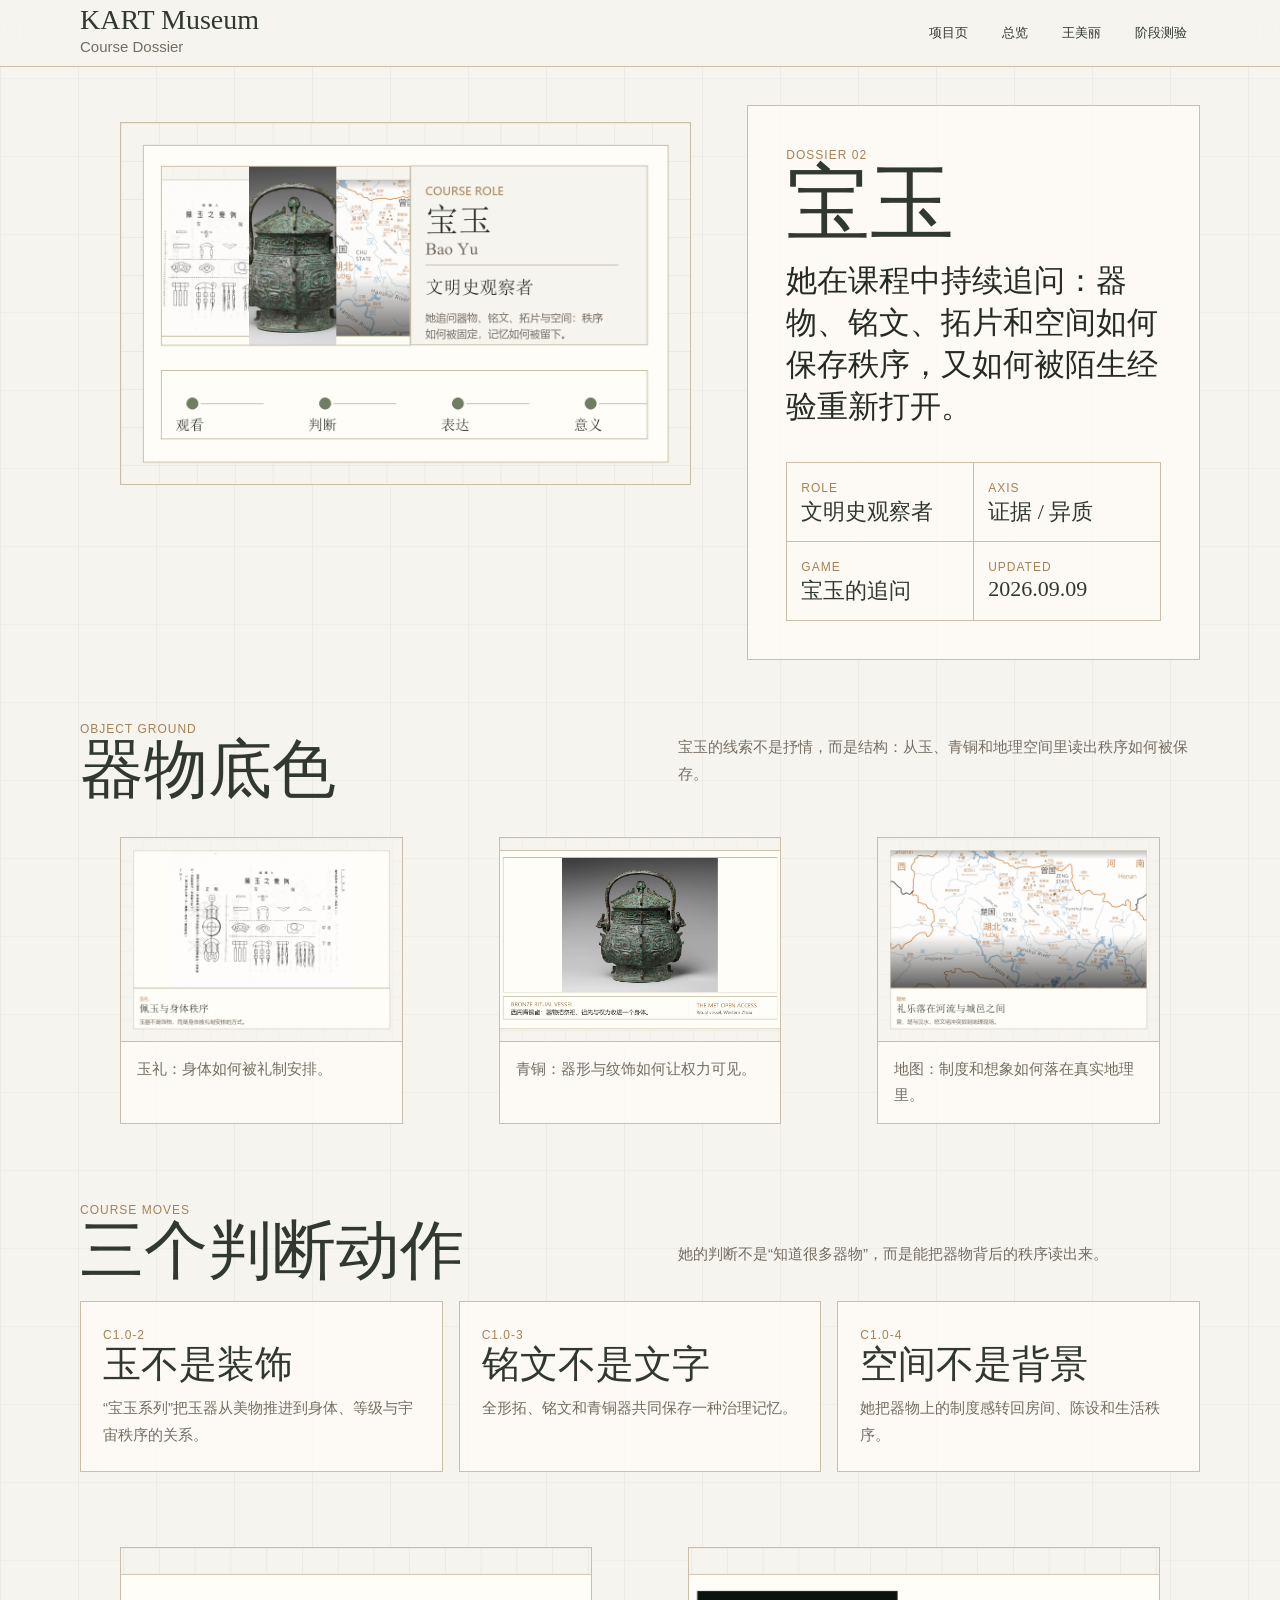
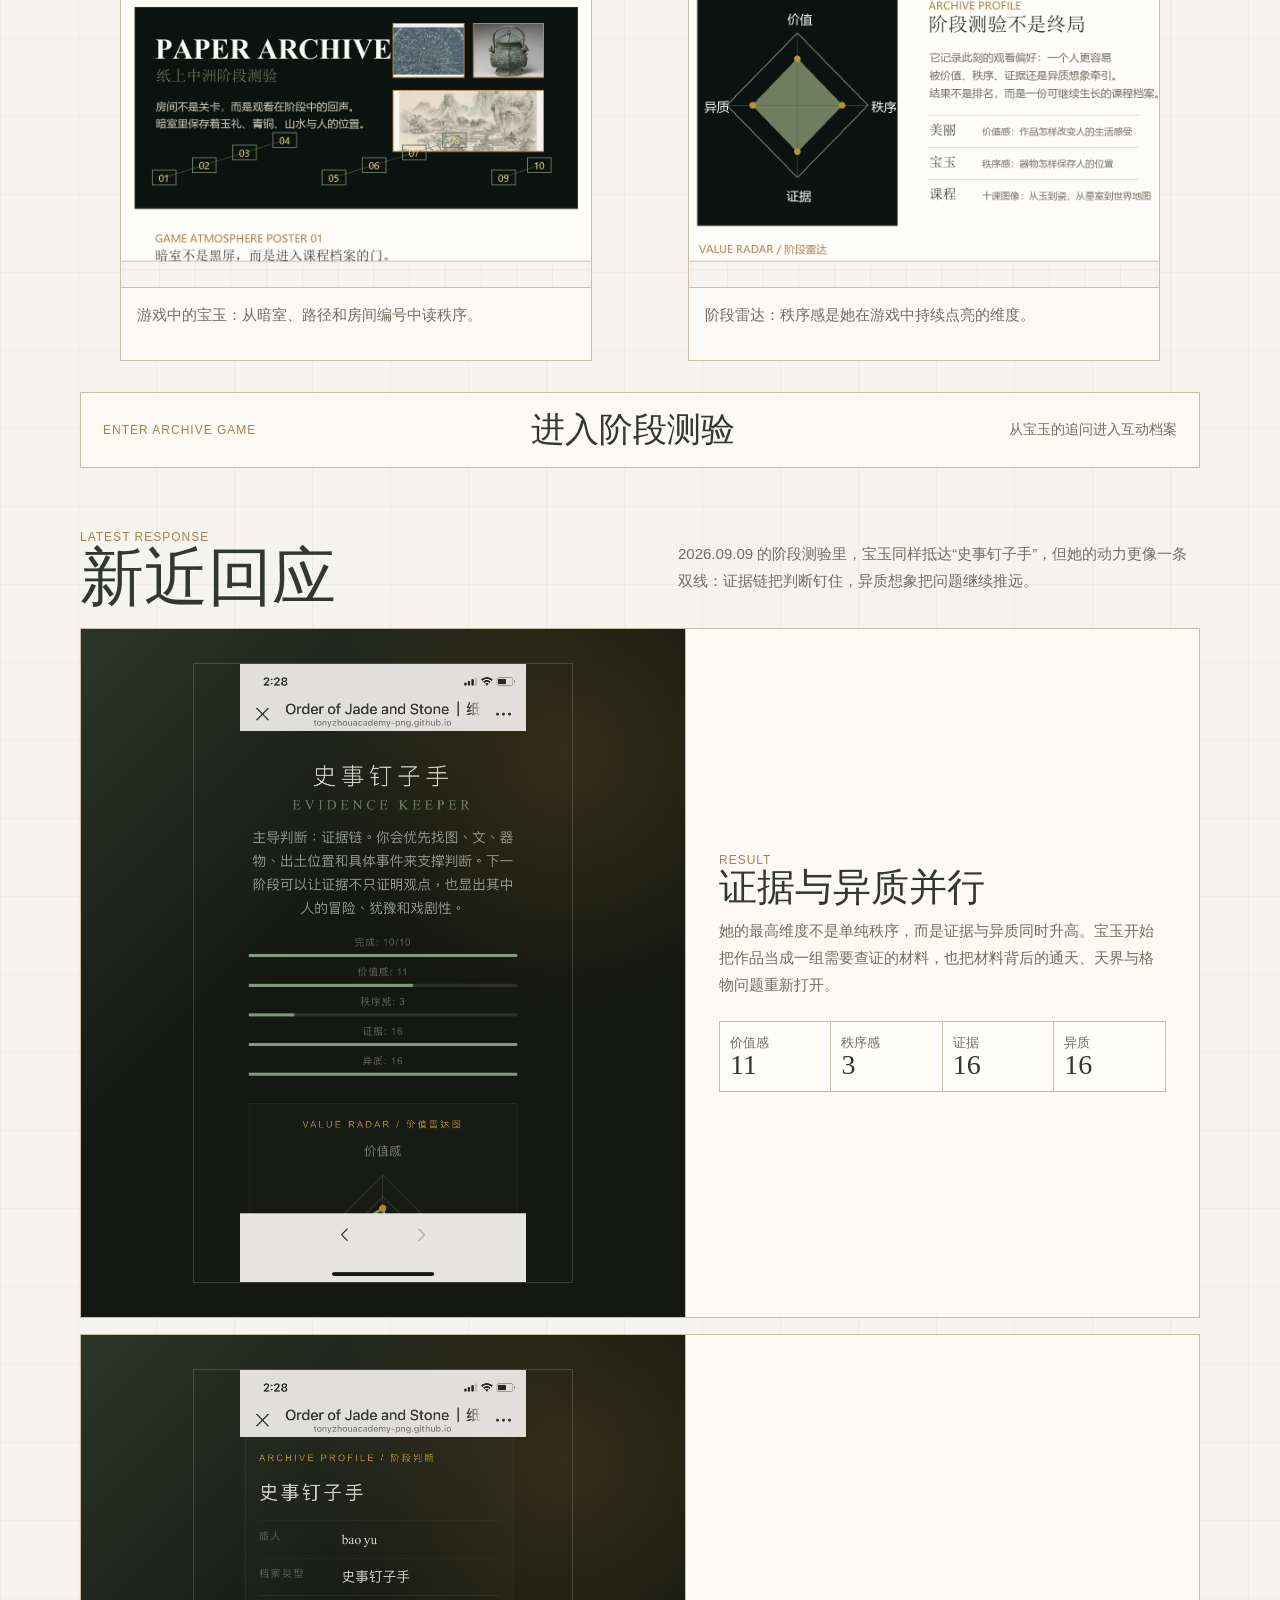
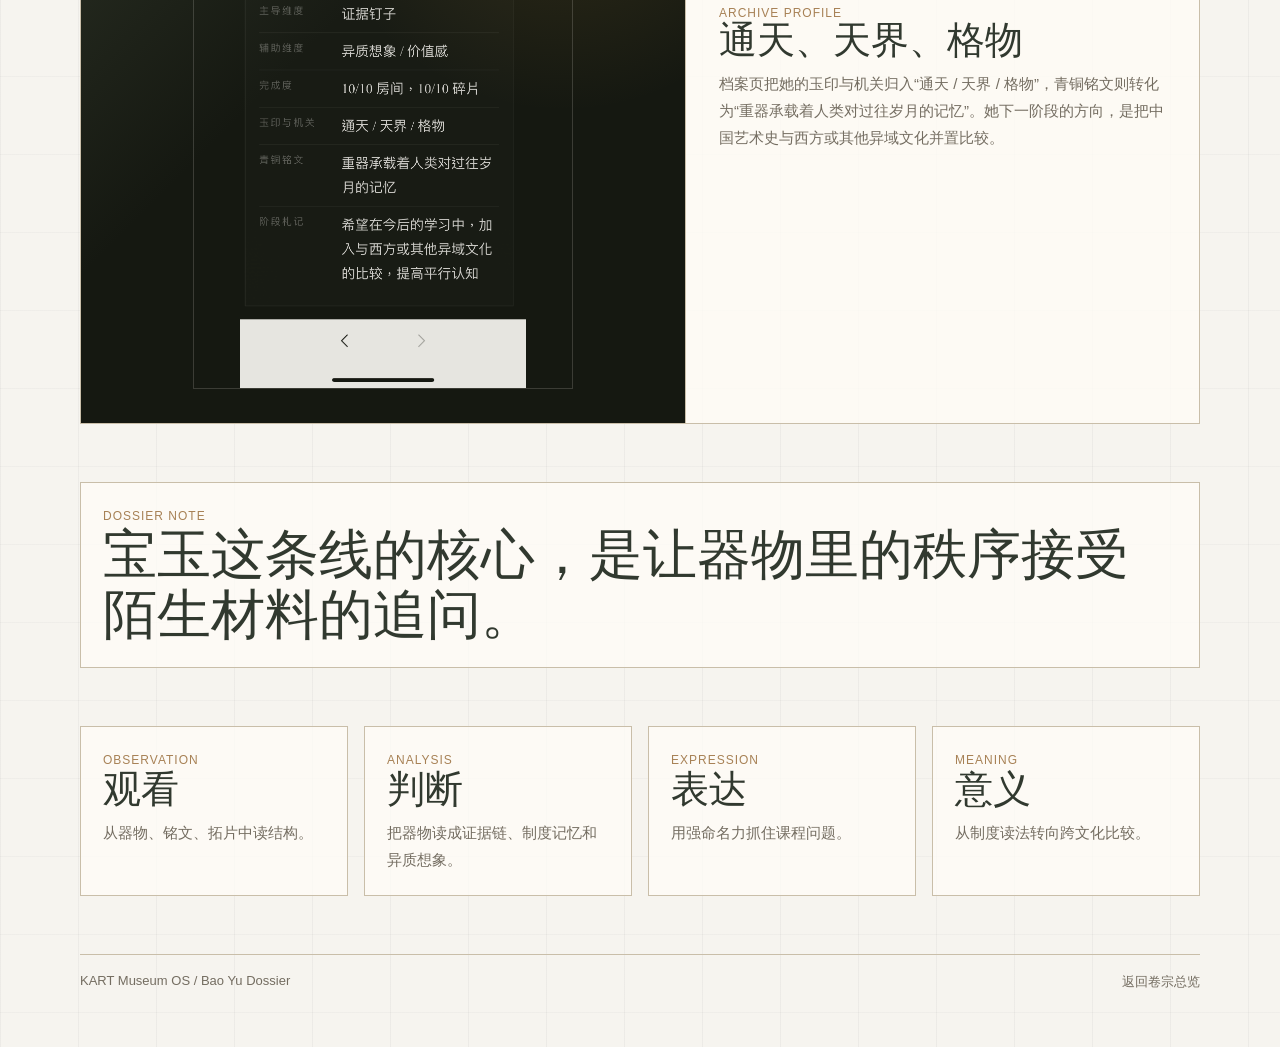
<file: 02_Projects/Chinese_Art_History_C1/dossiers/bao-yu.html>
<!doctype html>
<html lang="zh-CN">
<head>
  <meta charset="utf-8">
  <meta name="viewport" content="width=device-width, initial-scale=1">
  <title>宝玉课程参与卷宗 | 中国艺术史 C1.0</title>
  <meta name="description" content="宝玉在 KART 中国艺术史 C1.0 中的课程参与卷宗。">
  <link rel="stylesheet" href="dossier.css">
</head>
<body>
  <header class="topbar">
    <div class="shell topbar-inner">
      <a class="brand" href="../index.html">
        <strong>KART Museum</strong>
        <span>Course Dossier</span>
      </a>
      <nav class="nav" aria-label="Dossier navigation">
        <a href="../index.html">项目页</a>
        <a href="index.html">总览</a>
        <a href="wang-meili.html">王美丽</a>
        <a href="../game/index.html">阶段测验</a>
      </nav>
    </div>
  </header>

  <main class="shell">
    <section class="hero">
      <figure class="hero-art">
        <img src="../images/persona-baoyu.png" alt="宝玉课程角色图卡">
      </figure>
      <div class="hero-copy">
        <div>
          <span class="kicker">Dossier 02</span>
          <h1>宝玉</h1>
          <p class="hero-subtitle">她在课程中持续追问：器物、铭文、拓片和空间如何保存秩序，又如何被陌生经验重新打开。</p>
        </div>
        <div class="fact-grid">
          <div><span class="kicker">Role</span><strong>文明史观察者</strong></div>
          <div><span class="kicker">Axis</span><strong>证据 / 异质</strong></div>
          <div><span class="kicker">Game</span><strong>宝玉的追问</strong></div>
          <div><span class="kicker">Updated</span><strong>2026.09.09</strong></div>
        </div>
      </div>
    </section>

    <section class="section">
      <div class="section-head">
        <div>
          <span class="section-eyebrow">Object Ground</span>
          <h2>器物底色</h2>
        </div>
        <p class="lead">宝玉的线索不是抒情，而是结构：从玉、青铜和地理空间里读出秩序如何被保存。</p>
      </div>
      <div class="grid three">
        <figure class="plate">
          <img src="../images/plate-jade-manual.png" alt="玉礼课程图版">
          <figcaption>玉礼：身体如何被礼制安排。</figcaption>
        </figure>
        <figure class="plate">
          <img src="../images/plate-bronze-vitrine.png" alt="青铜纹饰课程图版">
          <figcaption>青铜：器形与纹饰如何让权力可见。</figcaption>
        </figure>
        <figure class="plate">
          <img src="../images/plate-chu-map.png" alt="楚地地图课程图版">
          <figcaption>地图：制度和想象如何落在真实地理里。</figcaption>
        </figure>
      </div>
    </section>

    <section class="section">
      <div class="section-head">
        <div>
          <span class="section-eyebrow">Course Moves</span>
          <h2>三个判断动作</h2>
        </div>
        <p class="lead">她的判断不是“知道很多器物”，而是能把器物背后的秩序读出来。</p>
      </div>
      <div class="grid three">
        <article class="mini-card">
          <span class="kicker">C1.0-2</span>
          <h3>玉不是装饰</h3>
          <p>“宝玉系列”把玉器从美物推进到身体、等级与宇宙秩序的关系。</p>
        </article>
        <article class="mini-card">
          <span class="kicker">C1.0-3</span>
          <h3>铭文不是文字</h3>
          <p>全形拓、铭文和青铜器共同保存一种治理记忆。</p>
        </article>
        <article class="mini-card">
          <span class="kicker">C1.0-4</span>
          <h3>空间不是背景</h3>
          <p>她把器物上的制度感转回房间、陈设和生活秩序。</p>
        </article>
      </div>
    </section>

    <section class="section">
      <div class="grid">
        <figure class="plate">
          <img src="../images/game-atmosphere-archive.png" alt="阶段测验入口气氛设计">
          <figcaption>游戏中的宝玉：从暗室、路径和房间编号中读秩序。</figcaption>
        </figure>
        <figure class="plate">
          <img src="../images/game-atmosphere-radar.png" alt="阶段测验雷达设计">
          <figcaption>阶段雷达：秩序感是她在游戏中持续点亮的维度。</figcaption>
        </figure>
      </div>
      <a class="game-entry" href="../game/index.html">
        <span>Enter Archive Game</span>
        <strong>进入阶段测验</strong>
        <em>从宝玉的追问进入互动档案</em>
      </a>
    </section>

    <section class="section">
      <div class="section-head">
        <div>
          <span class="section-eyebrow">Latest Response</span>
          <h2>新近回应</h2>
        </div>
        <p class="lead">2026.09.09 的阶段测验里，宝玉同样抵达“史事钉子手”，但她的动力更像一条双线：证据链把判断钉住，异质想象把问题继续推远。</p>
      </div>
      <div class="response-board">
        <article class="response-card primary phone">
          <figure class="response-media">
            <img src="../images/baoyu-answers/baoyu-answer-20260909-result.png" alt="宝玉阶段测验结果：史事钉子手">
          </figure>
          <div class="response-copy">
            <span class="kicker">Result</span>
            <h3>证据与异质并行</h3>
            <p>她的最高维度不是单纯秩序，而是证据与异质同时升高。宝玉开始把作品当成一组需要查证的材料，也把材料背后的通天、天界与格物问题重新打开。</p>
            <dl class="score-line" aria-label="阶段测验数值">
              <div><dt>价值感</dt><dd>11</dd></div>
              <div><dt>秩序感</dt><dd>3</dd></div>
              <div><dt>证据</dt><dd>16</dd></div>
              <div><dt>异质</dt><dd>16</dd></div>
            </dl>
          </div>
        </article>
        <article class="response-card primary phone">
          <figure class="response-media">
            <img src="../images/baoyu-answers/baoyu-answer-20260909-profile.png" alt="宝玉阶段测验档案页">
          </figure>
          <div class="response-copy">
            <span class="kicker">Archive Profile</span>
            <h3>通天、天界、格物</h3>
            <p>档案页把她的玉印与机关归入“通天 / 天界 / 格物”，青铜铭文则转化为“重器承载着人类对过往岁月的记忆”。她下一阶段的方向，是把中国艺术史与西方或其他异域文化并置比较。</p>
          </div>
        </article>
      </div>
    </section>

    <section class="section">
      <div class="panel">
        <span class="section-eyebrow">Dossier Note</span>
        <blockquote class="quote">宝玉这条线的核心，是让器物里的秩序接受陌生材料的追问。</blockquote>
      </div>
    </section>

    <section class="section">
      <div class="grid four">
        <article class="mini-card"><span class="kicker">Observation</span><h3>观看</h3><p>从器物、铭文、拓片中读结构。</p></article>
        <article class="mini-card"><span class="kicker">Analysis</span><h3>判断</h3><p>把器物读成证据链、制度记忆和异质想象。</p></article>
        <article class="mini-card"><span class="kicker">Expression</span><h3>表达</h3><p>用强命名力抓住课程问题。</p></article>
        <article class="mini-card"><span class="kicker">Meaning</span><h3>意义</h3><p>从制度读法转向跨文化比较。</p></article>
      </div>
    </section>

    <footer class="footer">
      <span>KART Museum OS / Bao Yu Dossier</span>
      <span><a href="index.html">返回卷宗总览</a></span>
    </footer>
  </main>
</body>
</html>
</file>
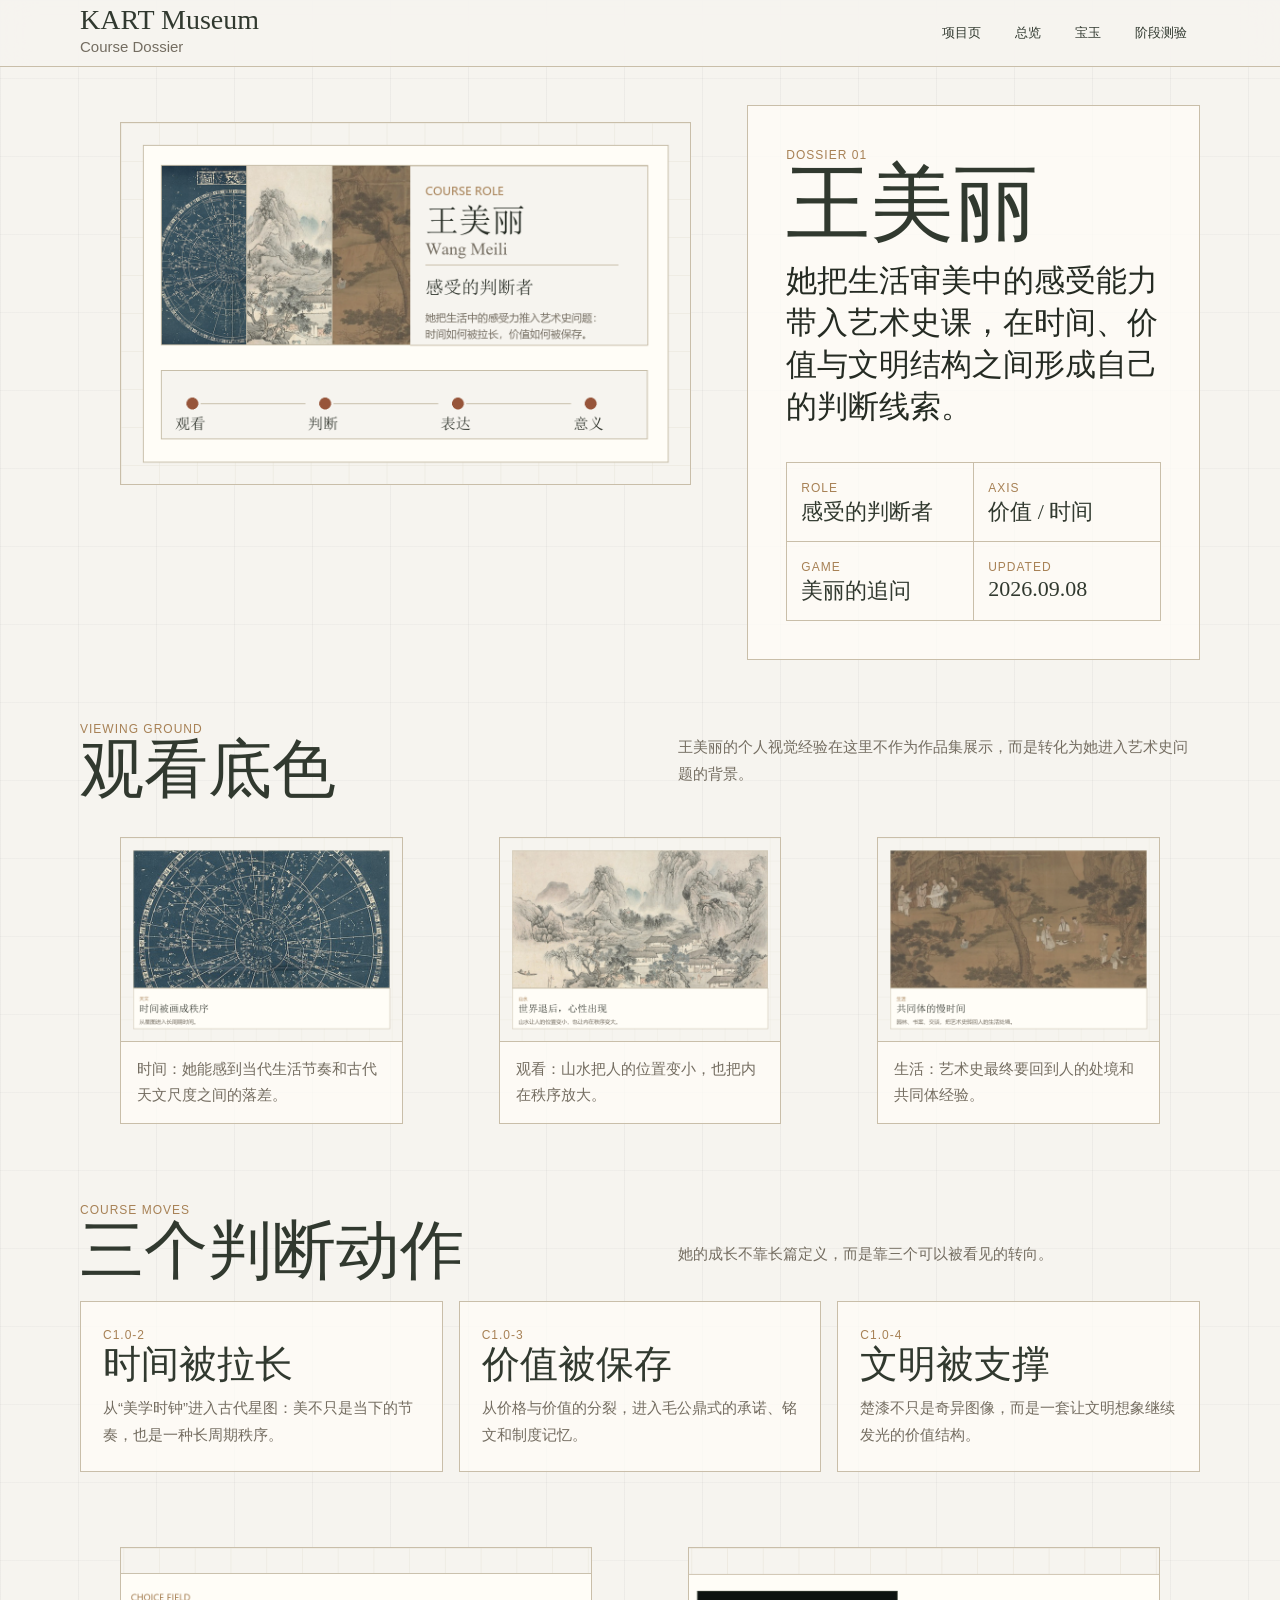
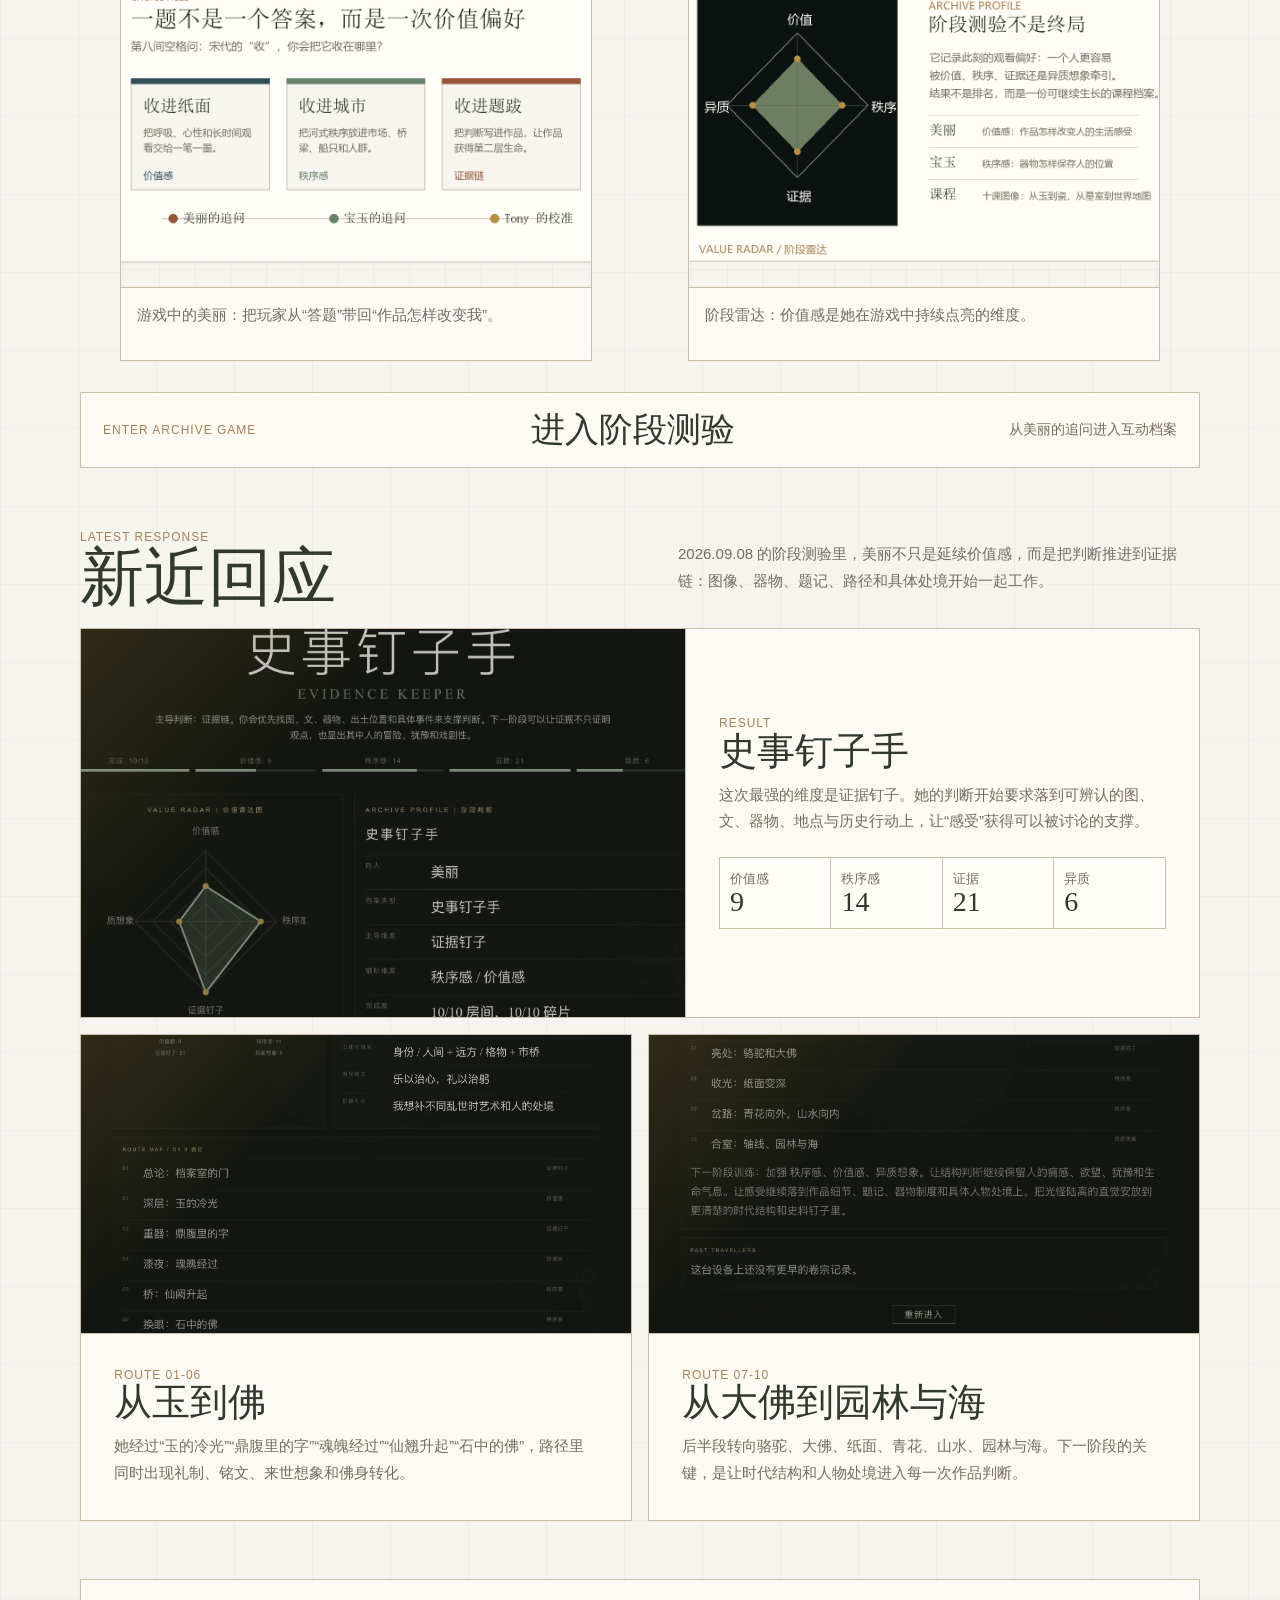
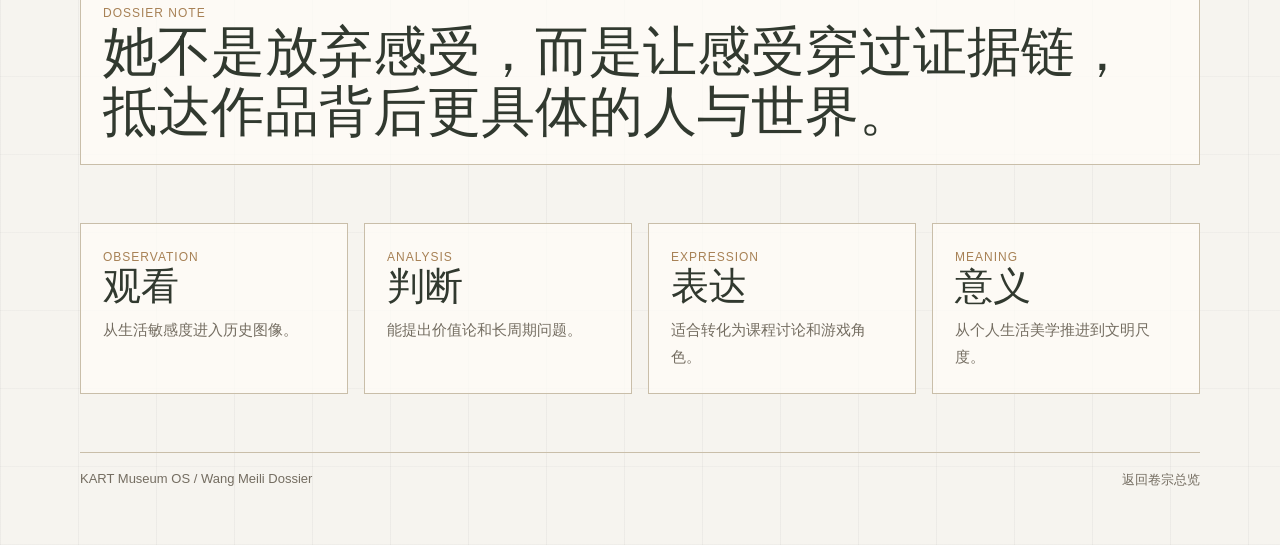
<file: 02_Projects/Chinese_Art_History_C1/dossiers/wang-meili.html>
<!doctype html>
<html lang="zh-CN">
<head>
  <meta charset="utf-8">
  <meta name="viewport" content="width=device-width, initial-scale=1">
  <title>王美丽课程参与卷宗 | 中国艺术史 C1.0</title>
  <meta name="description" content="王美丽在 KART 中国艺术史 C1.0 中的课程参与卷宗。">
  <link rel="stylesheet" href="dossier.css">
</head>
<body>
  <header class="topbar">
    <div class="shell topbar-inner">
      <a class="brand" href="../index.html">
        <strong>KART Museum</strong>
        <span>Course Dossier</span>
      </a>
      <nav class="nav" aria-label="Dossier navigation">
        <a href="../index.html">项目页</a>
        <a href="index.html">总览</a>
        <a href="bao-yu.html">宝玉</a>
        <a href="../game/index.html">阶段测验</a>
      </nav>
    </div>
  </header>

  <main class="shell">
    <section class="hero">
      <figure class="hero-art">
        <img src="../images/persona-meili.png" alt="王美丽课程角色图卡">
      </figure>
      <div class="hero-copy">
        <div>
          <span class="kicker">Dossier 01</span>
          <h1>王美丽</h1>
          <p class="hero-subtitle">她把生活审美中的感受能力带入艺术史课，在时间、价值与文明结构之间形成自己的判断线索。</p>
        </div>
        <div class="fact-grid">
          <div><span class="kicker">Role</span><strong>感受的判断者</strong></div>
          <div><span class="kicker">Axis</span><strong>价值 / 时间</strong></div>
          <div><span class="kicker">Game</span><strong>美丽的追问</strong></div>
          <div><span class="kicker">Updated</span><strong>2026.09.08</strong></div>
        </div>
      </div>
    </section>

    <section class="section">
      <div class="section-head">
        <div>
          <span class="section-eyebrow">Viewing Ground</span>
          <h2>观看底色</h2>
        </div>
        <p class="lead">王美丽的个人视觉经验在这里不作为作品集展示，而是转化为她进入艺术史问题的背景。</p>
      </div>
      <div class="grid three">
        <figure class="plate">
          <img src="../images/plate-star-map.png" alt="星图课程图版">
          <figcaption>时间：她能感到当代生活节奏和古代天文尺度之间的落差。</figcaption>
        </figure>
        <figure class="plate">
          <img src="../images/plate-song-landscape.png" alt="山水课程图版">
          <figcaption>观看：山水把人的位置变小，也把内在秩序放大。</figcaption>
        </figure>
        <figure class="plate">
          <img src="../images/plate-garden-gathering.png" alt="园林生活课程图版">
          <figcaption>生活：艺术史最终要回到人的处境和共同体经验。</figcaption>
        </figure>
      </div>
    </section>

    <section class="section">
      <div class="section-head">
        <div>
          <span class="section-eyebrow">Course Moves</span>
          <h2>三个判断动作</h2>
        </div>
        <p class="lead">她的成长不靠长篇定义，而是靠三个可以被看见的转向。</p>
      </div>
      <div class="grid three">
        <article class="mini-card">
          <span class="kicker">C1.0-2</span>
          <h3>时间被拉长</h3>
          <p>从“美学时钟”进入古代星图：美不只是当下的节奏，也是一种长周期秩序。</p>
        </article>
        <article class="mini-card">
          <span class="kicker">C1.0-3</span>
          <h3>价值被保存</h3>
          <p>从价格与价值的分裂，进入毛公鼎式的承诺、铭文和制度记忆。</p>
        </article>
        <article class="mini-card">
          <span class="kicker">C1.0-4</span>
          <h3>文明被支撑</h3>
          <p>楚漆不只是奇异图像，而是一套让文明想象继续发光的价值结构。</p>
        </article>
      </div>
    </section>

    <section class="section">
      <div class="grid">
        <figure class="plate">
          <img src="../images/game-atmosphere-choices.png" alt="阶段测验选择路径设计">
          <figcaption>游戏中的美丽：把玩家从“答题”带回“作品怎样改变我”。</figcaption>
        </figure>
        <figure class="plate">
          <img src="../images/game-atmosphere-radar.png" alt="阶段测验雷达设计">
          <figcaption>阶段雷达：价值感是她在游戏中持续点亮的维度。</figcaption>
        </figure>
      </div>
      <a class="game-entry" href="../game/index.html">
        <span>Enter Archive Game</span>
        <strong>进入阶段测验</strong>
        <em>从美丽的追问进入互动档案</em>
      </a>
    </section>

    <section class="section">
      <div class="section-head">
        <div>
          <span class="section-eyebrow">Latest Response</span>
          <h2>新近回应</h2>
        </div>
        <p class="lead">2026.09.08 的阶段测验里，美丽不只是延续价值感，而是把判断推进到证据链：图像、器物、题记、路径和具体处境开始一起工作。</p>
      </div>
      <div class="response-board">
        <article class="response-card primary">
          <figure class="response-media">
            <img src="../images/meili-answers/meili-answer-20260908-result.jpg" alt="王美丽阶段测验结果：史事钉子手">
          </figure>
          <div class="response-copy">
            <span class="kicker">Result</span>
            <h3>史事钉子手</h3>
            <p>这次最强的维度是证据钉子。她的判断开始要求落到可辨认的图、文、器物、地点与历史行动上，让“感受”获得可以被讨论的支撑。</p>
            <dl class="score-line" aria-label="阶段测验数值">
              <div><dt>价值感</dt><dd>9</dd></div>
              <div><dt>秩序感</dt><dd>14</dd></div>
              <div><dt>证据</dt><dd>21</dd></div>
              <div><dt>异质</dt><dd>6</dd></div>
            </dl>
          </div>
        </article>
        <article class="response-card">
          <figure class="response-media">
            <img src="../images/meili-answers/meili-answer-20260908-route-a.jpg" alt="王美丽阶段测验路径前段">
          </figure>
          <div class="response-copy">
            <span class="kicker">Route 01-06</span>
            <h3>从玉到佛</h3>
            <p>她经过“玉的冷光”“鼎腹里的字”“魂魄经过”“仙翘升起”“石中的佛”，路径里同时出现礼制、铭文、来世想象和佛身转化。</p>
          </div>
        </article>
        <article class="response-card">
          <figure class="response-media">
            <img src="../images/meili-answers/meili-answer-20260908-route-b.jpg" alt="王美丽阶段测验路径后段与下一阶段训练">
          </figure>
          <div class="response-copy">
            <span class="kicker">Route 07-10</span>
            <h3>从大佛到园林与海</h3>
            <p>后半段转向骆驼、大佛、纸面、青花、山水、园林与海。下一阶段的关键，是让时代结构和人物处境进入每一次作品判断。</p>
          </div>
        </article>
      </div>
    </section>

    <section class="section">
      <div class="panel">
        <span class="section-eyebrow">Dossier Note</span>
        <blockquote class="quote">她不是放弃感受，而是让感受穿过证据链，抵达作品背后更具体的人与世界。</blockquote>
      </div>
    </section>

    <section class="section">
      <div class="grid four">
        <article class="mini-card"><span class="kicker">Observation</span><h3>观看</h3><p>从生活敏感度进入历史图像。</p></article>
        <article class="mini-card"><span class="kicker">Analysis</span><h3>判断</h3><p>能提出价值论和长周期问题。</p></article>
        <article class="mini-card"><span class="kicker">Expression</span><h3>表达</h3><p>适合转化为课程讨论和游戏角色。</p></article>
        <article class="mini-card"><span class="kicker">Meaning</span><h3>意义</h3><p>从个人生活美学推进到文明尺度。</p></article>
      </div>
    </section>

    <footer class="footer">
      <span>KART Museum OS / Wang Meili Dossier</span>
      <span><a href="index.html">返回卷宗总览</a></span>
    </footer>
  </main>
</body>
</html>
</file>
<file: assets/intro/intro.css>
.museum-prologue {
  position: fixed;
  inset: 0;
  z-index: 1000;
  height: 100svh;
  min-height: 0;
  overflow: hidden;
  isolation: isolate;
  color: #303c38;
  background: #eef0ea;
  font-family: "Times New Roman", "Songti SC", "SimSun", serif;
  letter-spacing: 0;
}
html[data-kart-intro="show"], html[data-kart-intro="show"] body { overflow: hidden; }
html[data-kart-intro="show"] body > :not(.museum-prologue):not(script) { display: none !important; }
.museum-prologue[hidden], html[data-kart-intro="hide"] .museum-prologue { display: none; }
.prologue-scene, .prologue-poster, .prologue-scene canvas { position: absolute; inset: 0; width: 100%; height: 100%; }
.prologue-poster { object-fit: cover; }
.prologue-scene { opacity: 0; }
.museum-prologue[data-ready="true"] .prologue-scene { opacity: 1; }
.museum-prologue[data-ready="true"]:not([data-fallback="true"]) .prologue-poster { visibility: hidden; }
.museum-prologue[data-fallback="true"] .prologue-scene { opacity: 0; }
.prologue-top {
  position: absolute; top: 0; left: 0; right: 0; padding: 18px 4%;
  display: flex; align-items: center; justify-content: space-between; gap: 16px;
  z-index: 2;
  background: rgba(246,244,239,.72); border-bottom: 1px solid rgba(68,86,78,.12);
}
.prologue-identity { display: flex; align-items: center; gap: 13px; font: 12px/1.6 Arial, sans-serif; }
.prologue-seal { display: grid; place-content: center; width: 34px; height: 38px; border: 1px solid #954e45; color: #954e45; font: 19px/1.1 "SimSun", serif; }
.prologue-identity span:last-child { color: #69766d; }
.prologue-skip { display: inline-flex; gap: 12px; align-items: center; padding: 10px 0 10px 14px; font: 12px/1.5 Arial, sans-serif; color: #44564e; border-bottom: 1px solid #9daaa0; }
.prologue-title { position: absolute; top: 17%; left: 6%; pointer-events: none; z-index: 1; text-shadow: 0 1px 14px rgba(246,244,239,.5); }
.prologue-title .prologue-kicker { margin: 0 0 18px; font: 11px/1.5 Arial, sans-serif; color: #63766b; }
.prologue-title h2 { margin: 0; font-size: 76px; line-height: .9; font-weight: 400; }
.prologue-title h2 span { display: block; }
.prologue-title .prologue-subtitle { margin: 22px 0 0; font-size: 17px; line-height: 1.6; }
.prologue-edition { position: absolute; right: 4%; top: 16%; font: 11px/1.8 Arial, sans-serif; color: #6e7d73; text-align: right; }
.prologue-bottom {
  position: absolute; bottom: 0; left: 0; right: 0; z-index: 2; padding: 19px 4%;
  display: grid; grid-template-columns: 1fr auto 1fr; gap: 24px; align-items: end;
  background: rgba(246,244,239,.9); border-top: 1px solid rgba(68,86,78,.12);
}
.prologue-caption { font: 12px/1.8 Arial, sans-serif; margin: 0; color: #3f574c; }
.prologue-caption strong { display: block; margin-bottom: 5px; font: 19px/1.5 "SimSun", serif; color: #324a40; }
.prologue-enter {
  display: inline-flex; min-height: 48px; padding: 12px 25px; gap: 32px; justify-content: space-between; align-items: center;
  border: 1px solid #53695d; background: rgba(247, 248, 242, .88); color: #324a40; font: 14px/1.5 Arial, sans-serif;
  transition: background .2s, color .2s;
}
.prologue-enter:hover { background: #324a40; color: #fffdf7; }
.prologue-tools { display: flex; align-items: center; justify-content: flex-end; gap: 12px; }
.prologue-scrub { width: 104px; height: 28px; accent-color: #566f62; cursor: pointer; }
.prologue-icon {
  position: relative; width: 42px; height: 42px; padding: 10px; display: grid; place-items: center;
  border: 1px solid rgba(66, 88, 76, .38); border-radius: 50%; background: rgba(247,248,242,.82); color: #324a40; cursor: pointer;
}
.prologue-icon:disabled { opacity: .35; cursor: default; }
.prologue-icon::after {
  content: attr(aria-label); position: absolute; bottom: calc(100% + 10px); right: 0; width: max-content;
  padding: 5px 9px; background: #324a40; color: #fff; font: 12px/1.5 Arial, sans-serif; opacity: 0; pointer-events: none;
}
.prologue-icon:hover::after, .prologue-icon:focus-visible::after { opacity: 1; }
.museum-prologue a:focus-visible, .museum-prologue button:focus-visible { outline: 2px solid #954e45; outline-offset: 5px; }
.prologue-progress { position: absolute; bottom: 0; left: 0; width: 100%; height: 2px; transform-origin: left; transform: scaleX(0); background: #788c7d; }
.prologue-replay { border: 0; padding: 0; background: none; color: inherit; font: inherit; cursor: pointer; text-decoration: underline; text-underline-offset: 4px; }
@media (min-width: 1800px) { .prologue-title h2 { font-size: 88px; } }
@media (max-width: 760px) {
  .museum-prologue { height: 100svh; min-height: 0; }
  .prologue-top { padding: 16px 22px; }
  .prologue-identity { font-size: 10px; gap: 9px; }
  .prologue-seal { width: 29px; height: 34px; }
  .prologue-title { top: 15%; left: 26px; }
  .prologue-title h2 { font-size: 48px; }
  .prologue-title .prologue-kicker { margin-bottom: 12px; font-size: 10px; }
  .prologue-title .prologue-subtitle { font-size: 14px; margin-top: 15px; }
  .prologue-edition { display: none; }
  .prologue-bottom { padding: 14px 22px; grid-template-columns: 1fr auto; gap: 12px 10px; }
  .prologue-caption { grid-column: 1 / -1; font-size: 10px; }
  .prologue-caption strong { font-size: 17px; margin-bottom: 2px; }
  .prologue-enter { min-height: 44px; padding: 10px 16px; gap: 18px; justify-self: start; }
  .prologue-tools { gap: 8px; }
  .prologue-scrub { display: none; }
  .prologue-icon { width: 38px; height: 38px; padding: 8px; }
}
@media (prefers-reduced-motion: reduce) {
  .prologue-scene, .prologue-enter { transition: none; }
}
@media (max-height: 650px) {
  .museum-prologue { height: 100svh; min-height: 0; }
  .prologue-title { top: 19%; }
  .prologue-title h2 { font-size: 46px; }
  .prologue-title .prologue-subtitle { font-size: 13px; margin-top: 12px; }
  .prologue-title .prologue-kicker { margin-bottom: 10px; }
  .prologue-caption { display: none; }
  .prologue-bottom { bottom: 0; }
  .prologue-enter { grid-column: 2; }
}
@media (max-height: 650px) and (max-width: 760px) {
  .prologue-enter { grid-column: 1; }
}
</file>
<file: 02_Projects/Chinese_Art_History_C1/dossiers/dossier.css>
:root {
  --paper: #f6f4ef;
  --white: #fffdf7;
  --ink: #252b23;
  --muted: #746d61;
  --line: #c9bea9;
  --wood: #a78155;
  --moss: #31392f;
  --jade: #6f7d61;
  --clay: #9b6448;
  --blue: #365b64;
  --gold: #b8913e;
}

* { box-sizing: border-box; }
html { scroll-behavior: smooth; }

body {
  margin: 0;
  color: var(--ink);
  background:
    linear-gradient(90deg, rgba(37,43,35,.045) 1px, transparent 1px),
    linear-gradient(180deg, rgba(37,43,35,.032) 1px, transparent 1px),
    var(--paper);
  background-size: 78px 78px;
  font-family: "Cormorant Garamond", "Times New Roman", "Songti SC", serif;
  font-size: 17px;
  overflow-x: hidden;
}

a { color: inherit; text-decoration: none; }
img { display: block; width: 100%; }

.shell {
  width: min(1120px, calc(100% - 32px));
  margin: 0 auto;
}

.topbar {
  position: sticky;
  top: 0;
  z-index: 20;
  border-bottom: 1px solid var(--line);
  background: rgba(246,244,239,.92);
  backdrop-filter: blur(16px);
}

.topbar-inner {
  min-height: 66px;
  display: flex;
  align-items: center;
  justify-content: space-between;
  gap: 20px;
}

.brand strong {
  display: block;
  color: var(--moss);
  font-size: 28px;
  line-height: 1;
  font-weight: 500;
}

.brand span,
.nav a,
.kicker,
.lead,
.panel p,
.plate figcaption,
.button-link,
.footer,
.room p,
.mini-card p {
  font-family: "Helvetica Neue", Arial, sans-serif;
}

.brand span,
.lead,
.panel p,
.plate figcaption,
.room p,
.mini-card p {
  color: var(--muted);
  font-size: 15px;
  line-height: 1.78;
}

.nav {
  display: flex;
  flex-wrap: wrap;
  justify-content: flex-end;
  gap: 8px;
}

.nav a,
.button-link {
  min-height: 34px;
  padding: 10px 12px;
  border: 1px solid transparent;
  border-radius: 4px;
  color: var(--moss);
  font-size: 13px;
}

.nav a:hover,
.button-link:hover {
  border-color: var(--line);
  background: var(--white);
}

main { padding: 38px 0 56px; }

.kicker,
.section-eyebrow {
  color: var(--wood);
  font-family: "Helvetica Neue", Arial, sans-serif;
  font-size: 12px;
  line-height: 1.2;
  letter-spacing: 1px;
  text-transform: uppercase;
}

h1,
h2,
h3,
p {
  margin-top: 0;
}

h1 {
  margin-bottom: 16px;
  color: var(--moss);
  font-size: clamp(46px, 7vw, 84px);
  line-height: .95;
  font-weight: 400;
  overflow-wrap: anywhere;
}

h2 {
  margin-bottom: 0;
  color: var(--moss);
  font-size: clamp(36px, 5vw, 68px);
  line-height: 1;
  font-weight: 400;
  overflow-wrap: anywhere;
}

h3 {
  margin-bottom: 10px;
  color: var(--moss);
  font-size: clamp(25px, 3vw, 38px);
  line-height: 1.08;
  font-weight: 400;
}

.hero {
  display: grid;
  grid-template-columns: minmax(0, 1.18fr) minmax(300px, .82fr);
  gap: 16px;
  align-items: start;
}

.hero.single {
  grid-template-columns: 1fr;
}

.hero-art,
.hero-copy,
.panel,
.plate,
.room,
.mini-card {
  border: 1px solid var(--line);
  background: rgba(255,253,247,.76);
}

.hero-art {
  min-height: 0;
  overflow: hidden;
  display: flex;
  align-items: center;
  justify-content: center;
}

.hero-art img {
  height: auto;
  max-height: none;
  object-fit: contain;
  background: var(--white);
}

.hero-copy {
  min-height: 430px;
  display: flex;
  flex-direction: column;
  justify-content: space-between;
  padding: clamp(22px, 3.2vw, 38px);
}

.hero-subtitle {
  max-width: 760px;
  margin: 0;
  color: var(--ink);
  font-size: clamp(22px, 2.6vw, 31px);
  line-height: 1.36;
  overflow-wrap: anywhere;
}

.fact-grid {
  display: grid;
  grid-template-columns: repeat(2, minmax(0, 1fr));
  border-top: 1px solid var(--line);
  border-left: 1px solid var(--line);
  margin-top: 34px;
}

.fact-grid div {
  min-height: 74px;
  padding: 14px;
  border-right: 1px solid var(--line);
  border-bottom: 1px solid var(--line);
}

.fact-grid strong {
  display: block;
  color: var(--moss);
  font-size: 22px;
  font-weight: 400;
  overflow-wrap: anywhere;
}

.section { padding-top: 58px; }

.section-head {
  display: grid;
  grid-template-columns: minmax(0, .8fr) minmax(280px, .72fr);
  gap: 18px;
  align-items: end;
  margin-bottom: 18px;
}

.grid {
  display: grid;
  grid-template-columns: repeat(2, minmax(0, 1fr));
  gap: 16px;
}

.grid.three {
  grid-template-columns: repeat(3, minmax(0, 1fr));
}

.grid.four {
  grid-template-columns: repeat(4, minmax(0, 1fr));
}

.panel,
.mini-card,
.room {
  padding: 22px;
}

.panel p,
.mini-card p,
.room p {
  margin-bottom: 0;
}

.quote {
  margin: 0;
  color: var(--moss);
  font-size: clamp(32px, 4.2vw, 58px);
  line-height: 1.12;
}

.plate {
  overflow: hidden;
}

.plate img {
  aspect-ratio: 1.38 / 1;
  object-fit: cover;
  border-bottom: 1px solid var(--line);
}

.plate figcaption {
  min-height: 72px;
  margin: 0;
  padding: 14px 16px;
}

.wide {
  grid-column: span 2;
}

.room-grid {
  display: grid;
  grid-template-columns: repeat(5, minmax(0, 1fr));
  gap: 12px;
}

.room {
  min-height: 136px;
  display: flex;
  flex-direction: column;
  justify-content: space-between;
}

.room strong {
  color: var(--moss);
  font-size: 26px;
  font-weight: 400;
}

.button-link {
  display: inline-flex;
  align-items: center;
  margin-top: 14px;
  border-color: var(--line);
}

.game-entry {
  display: flex;
  justify-content: space-between;
  gap: 18px;
  align-items: center;
  margin-top: 14px;
  padding: 18px 22px;
  border: 1px solid var(--line);
  background: rgba(255,253,247,.78);
  font-family: "Helvetica Neue", Arial, sans-serif;
}

.game-entry strong {
  display: block;
  color: var(--moss);
  font-family: "Cormorant Garamond", "Times New Roman", "Songti SC", serif;
  font-size: clamp(26px, 3vw, 34px);
  font-weight: 400;
  line-height: 1.1;
}

.game-entry span {
  color: var(--wood);
  font-size: 12px;
  letter-spacing: 1px;
  text-transform: uppercase;
}

.game-entry em {
  color: var(--muted);
  font-style: normal;
  font-size: 14px;
}

.response-board {
  display: grid;
  grid-template-columns: repeat(2, minmax(0, 1fr));
  gap: 16px;
}

.response-card {
  min-height: 0;
  display: grid;
  grid-template-columns: 1fr;
  border: 1px solid var(--line);
  background: rgba(255,253,247,.78);
  overflow: hidden;
}

.response-card.primary {
  grid-column: span 2;
  min-height: 390px;
  grid-template-columns: minmax(0, 1.08fr) minmax(260px, .92fr);
}

.response-media {
  min-height: 100%;
  margin: 0;
  background:
    linear-gradient(135deg, rgba(184,145,62,.18), transparent 34%),
    #11140f;
}

.response-media img {
  aspect-ratio: 1.84 / 1;
  height: auto;
  min-height: 0;
  object-fit: cover;
  object-position: top center;
  filter: sepia(.12) saturate(.74) brightness(.82);
  mix-blend-mode: screen;
}

.response-card.primary .response-media img {
  aspect-ratio: auto;
  height: 100%;
  min-height: 340px;
}

.response-card.phone .response-media {
  display: flex;
  align-items: center;
  justify-content: center;
  padding: clamp(18px, 3vw, 34px);
  background:
    linear-gradient(135deg, rgba(111,125,97,.28), transparent 42%),
    radial-gradient(circle at 80% 18%, rgba(184,145,62,.18), transparent 34%),
    #151811;
}

.response-card.phone .response-media img {
  width: min(100%, 380px);
  height: auto;
  min-height: 0;
  max-height: 620px;
  aspect-ratio: auto;
  object-fit: contain;
  border: 1px solid rgba(246,244,239,.18);
  box-shadow: 0 24px 60px rgba(0,0,0,.24);
  filter: sepia(.08) saturate(.86) brightness(.9);
}

.response-copy {
  display: flex;
  flex-direction: column;
  justify-content: center;
  padding: clamp(20px, 2.6vw, 34px);
  border-top: 1px solid var(--line);
}

.response-card.primary .response-copy {
  border-top: 0;
  border-left: 1px solid var(--line);
}

.response-copy p {
  margin-bottom: 0;
  color: var(--muted);
  font-family: "Helvetica Neue", Arial, sans-serif;
  font-size: 15px;
  line-height: 1.78;
}

.score-line {
  display: grid;
  grid-template-columns: repeat(4, minmax(0, 1fr));
  gap: 1px;
  margin: 22px 0 0;
  background: var(--line);
  border: 1px solid var(--line);
}

.score-line div {
  min-width: 0;
  padding: 12px 10px;
  background: var(--white);
}

.score-line dt,
.score-line dd {
  margin: 0;
}

.score-line dt {
  color: var(--muted);
  font-family: "Helvetica Neue", Arial, sans-serif;
  font-size: 13px;
  line-height: 1.35;
}

.score-line dd {
  color: var(--moss);
  font-size: 28px;
  line-height: 1;
}

.footer {
  display: flex;
  justify-content: space-between;
  gap: 12px;
  margin-top: 58px;
  padding-top: 18px;
  border-top: 1px solid var(--line);
  color: var(--muted);
  font-size: 13px;
  flex-wrap: wrap;
}

@media (max-width: 920px) {
  .topbar-inner,
  .hero,
  .section-head,
  .grid,
  .grid.three,
  .grid.four,
  .response-board,
  .response-card {
    grid-template-columns: 1fr;
  }

  .topbar-inner {
    align-items: flex-start;
    flex-direction: column;
    padding: 12px 0;
  }

  .nav { justify-content: flex-start; }

  .hero-art,
  .hero-copy {
    min-height: auto;
  }

  .hero-art img {
    aspect-ratio: 1.5 / 1;
    height: auto;
  }

  .room-grid {
    grid-template-columns: repeat(2, minmax(0, 1fr));
  }

  .wide { grid-column: auto; }

  .response-card.primary { grid-column: auto; }

  .response-copy {
    border-left: 0;
    border-top: 1px solid var(--line);
  }
}

@media (max-width: 560px) {
  .shell { width: min(100% - 24px, 1120px); }
  h1 { font-size: clamp(44px, 15vw, 68px); }
  .hero-subtitle { font-size: 22px; }
  .fact-grid,
  .room-grid {
    grid-template-columns: 1fr;
  }

  .game-entry {
    align-items: flex-start;
    flex-direction: column;
  }

  .score-line {
    grid-template-columns: repeat(2, minmax(0, 1fr));
  }
}
</file>
